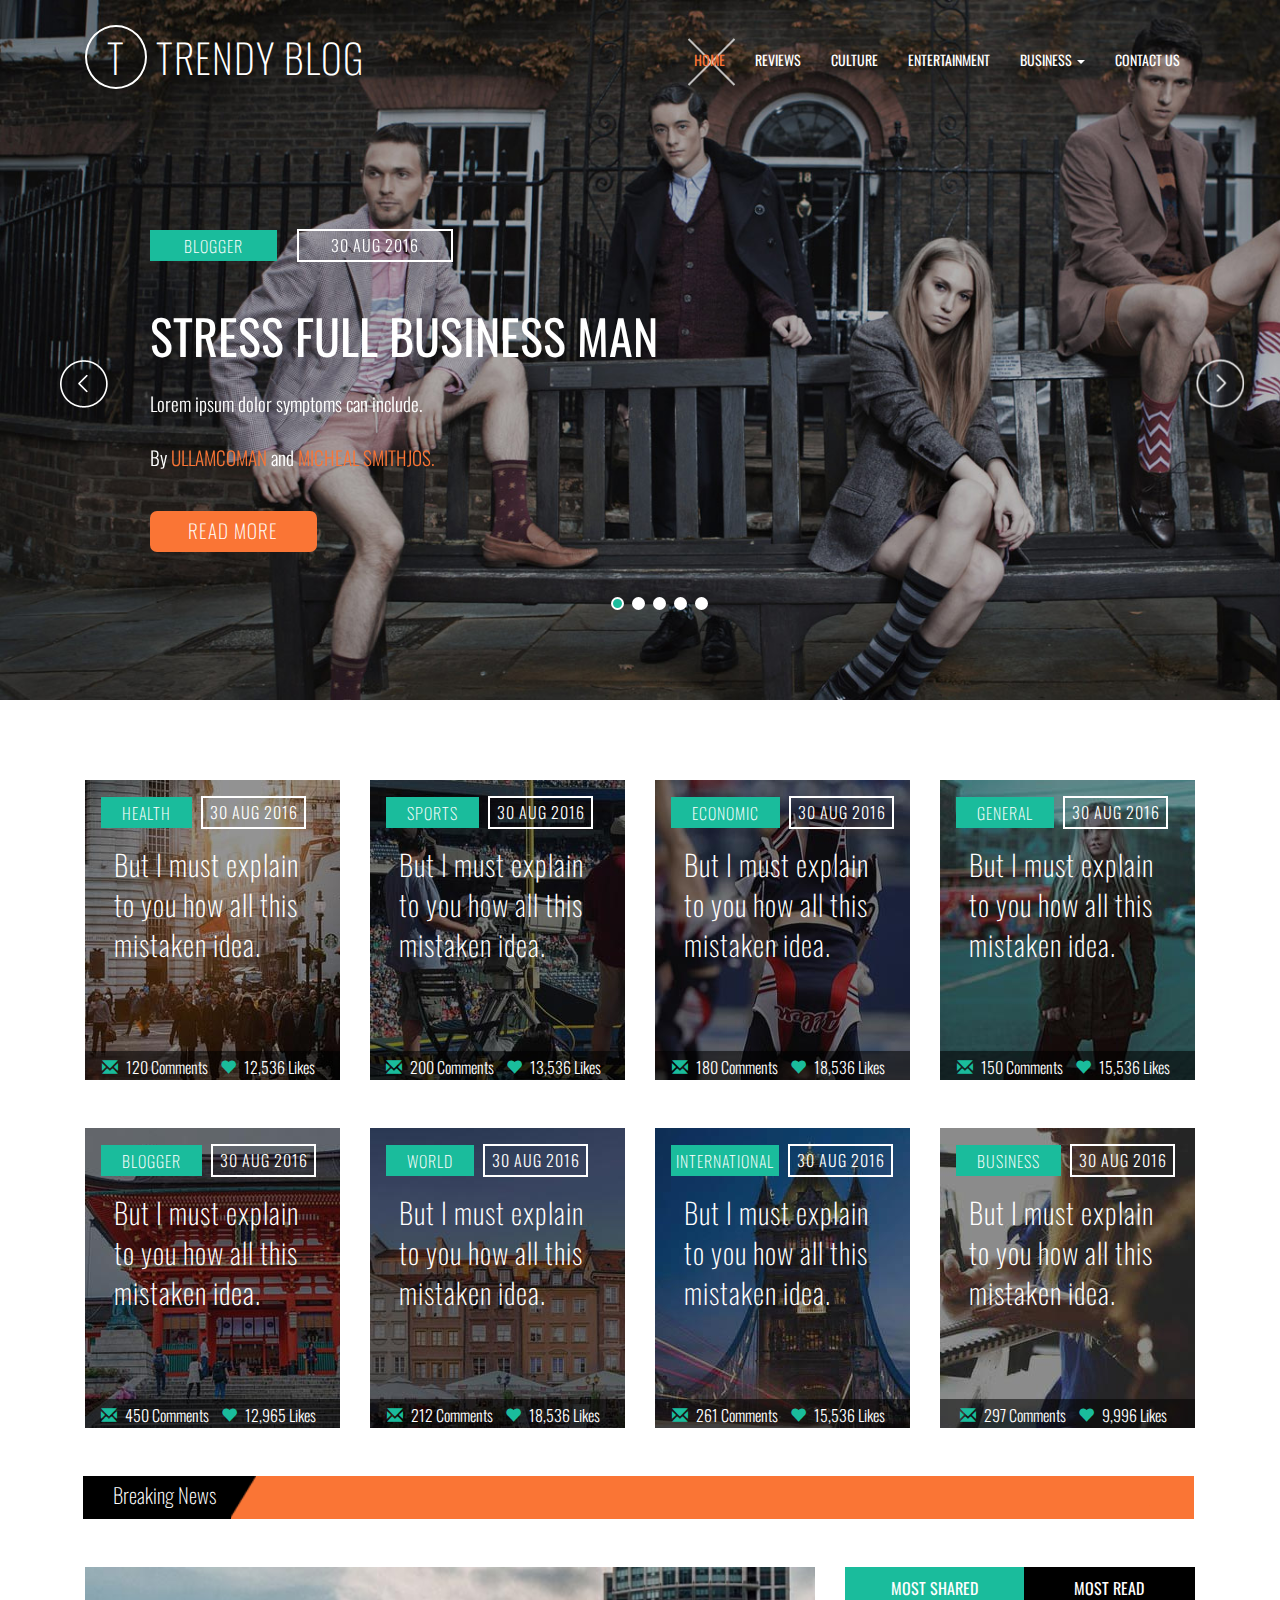
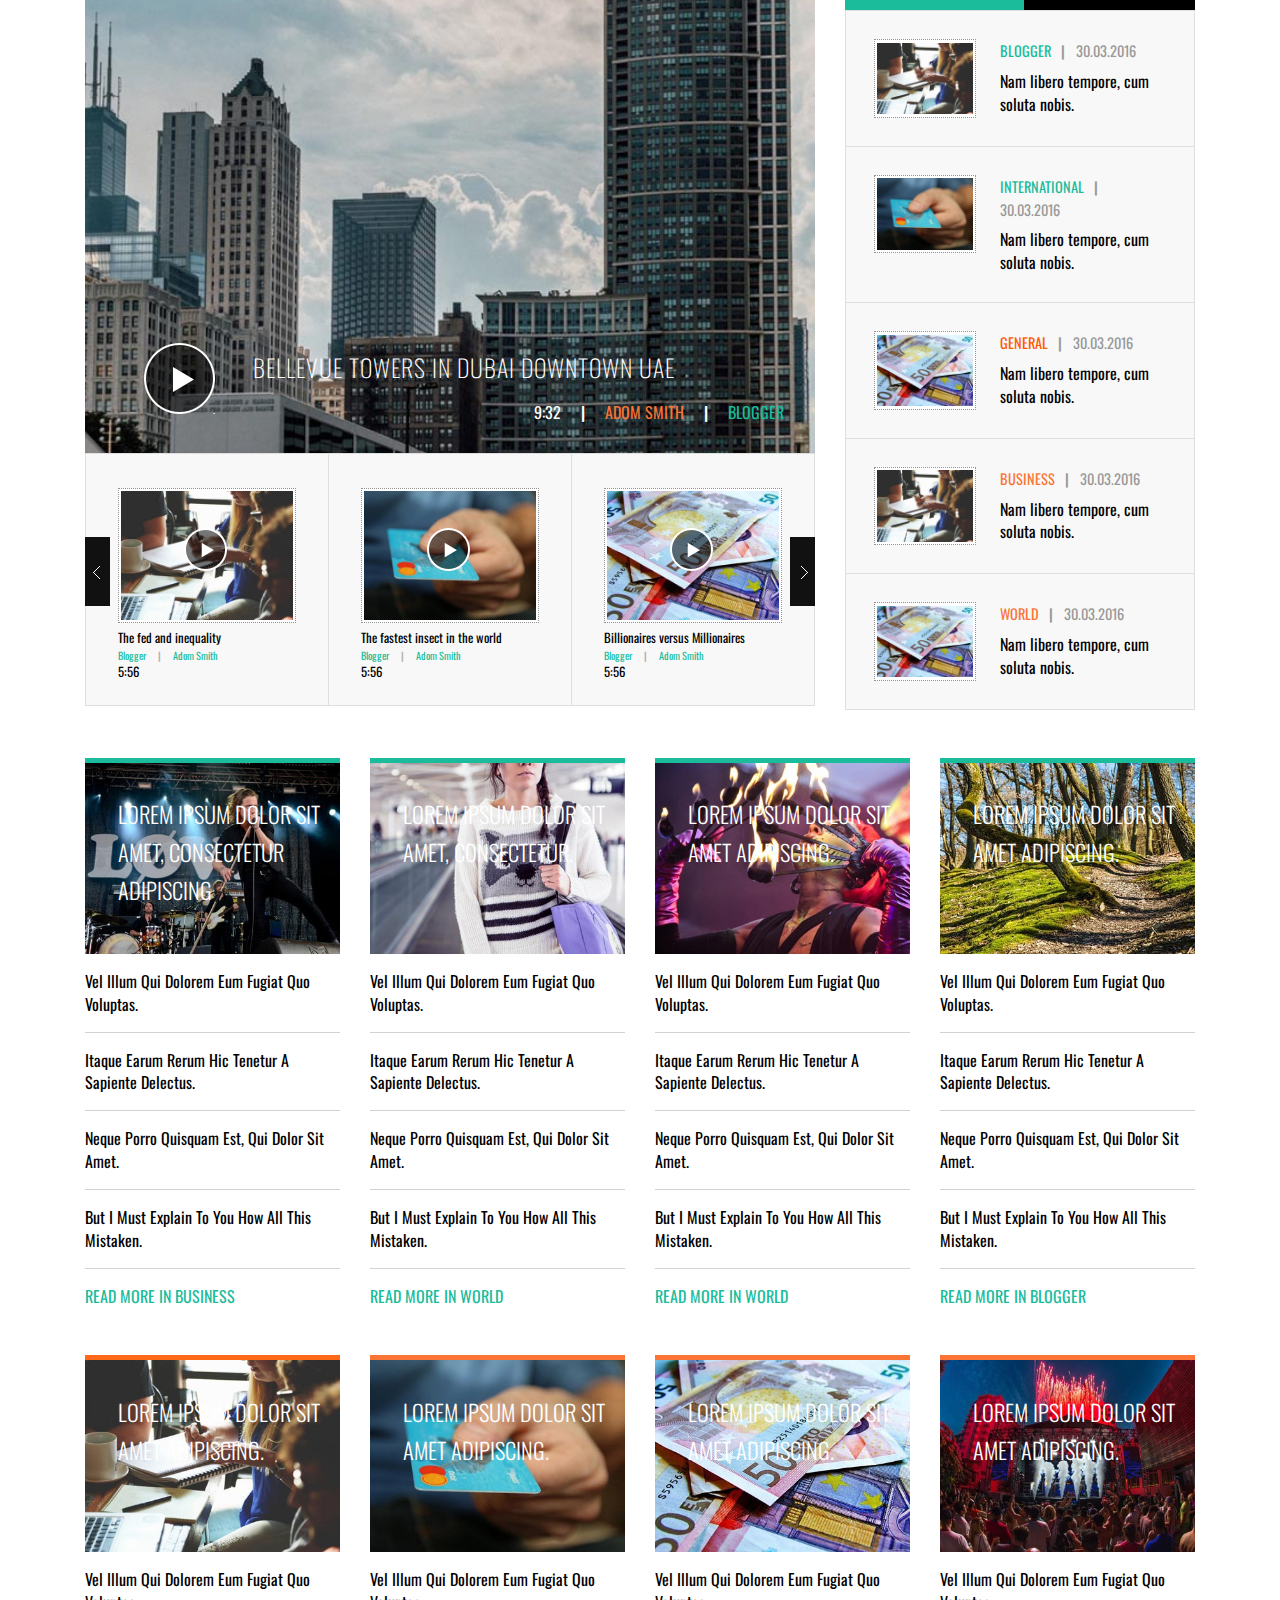
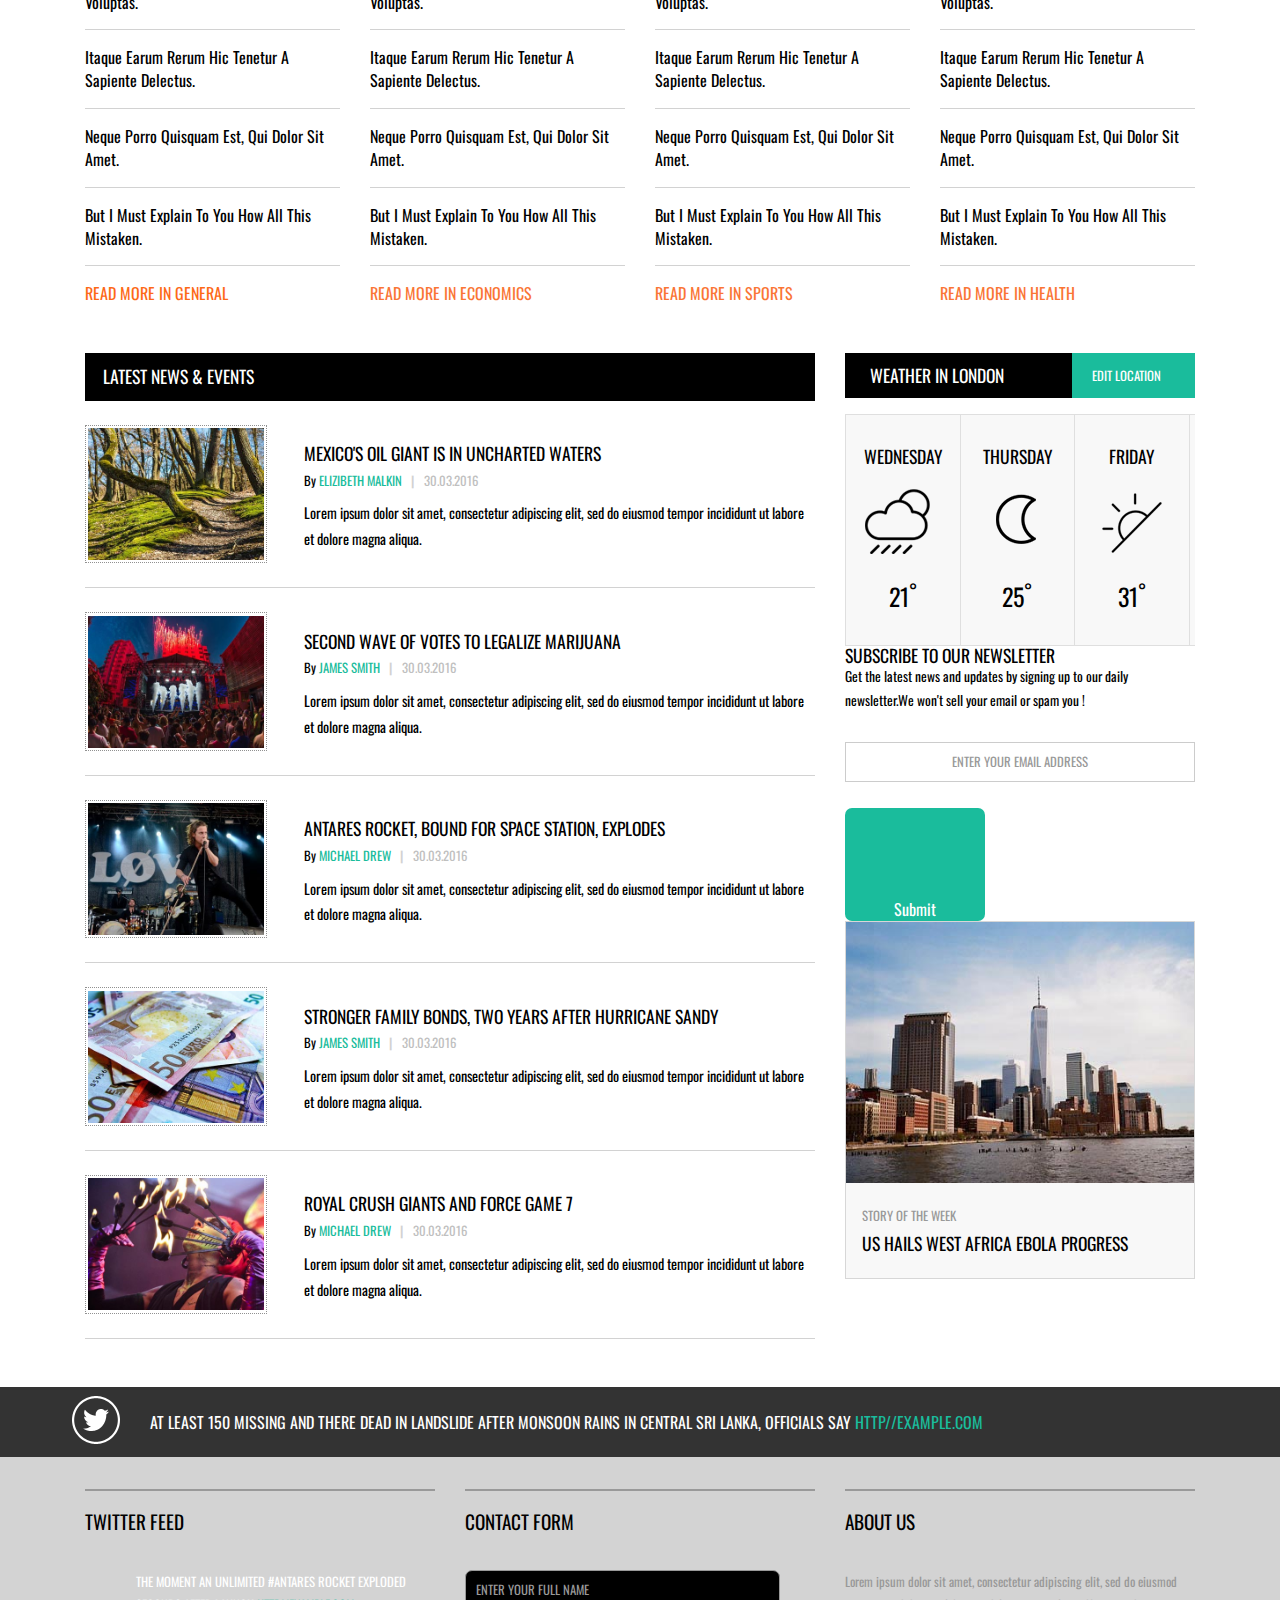
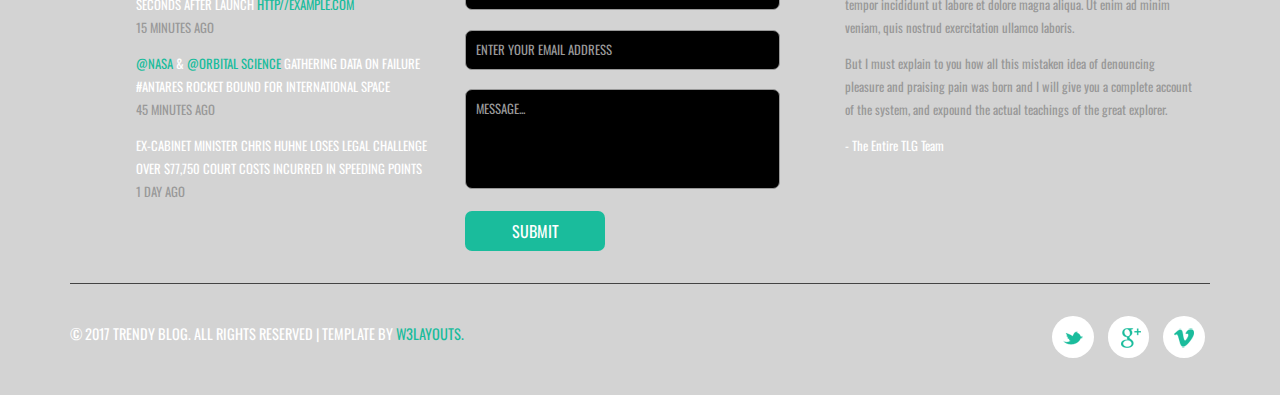
<file: index.html>
<!--
Author: W3layouts
Author URL: http://w3layouts.com
License: Creative Commons Attribution 3.0 Unported
License URL: http://creativecommons.org/licenses/by/3.0/
-->
<!DOCTYPE HTML>
<html>
<head>
<title>Trendy Blog a Blogging Category Bootstrap Responsive Website Template  | Home :: w3layouts</title>
<meta name="viewport" content="width=device-width, initial-scale=1">
<meta http-equiv="Content-Type" content="text/html; charset=utf-8" />
<meta name="keywords" content="Trendy Blog Responsive web template, Bootstrap Web Templates, Flat Web Templates, Android Compatible web template, 
Smartphone Compatible web template, free webdesigns for Nokia, Samsung, LG, SonyEricsson, Motorola web design" />
<script type="application/x-javascript"> addEventListener("load", function() { setTimeout(hideURLbar, 0); }, false); function hideURLbar(){ window.scrollTo(0,1); } </script>
<!-- Custom Theme files -->
<link href="css/bootstrap.css" rel="stylesheet" type="text/css" media="all" />
<link href="css/style.css" rel="stylesheet" type="text/css" media="all" />
<!-- js -->
<script src="js/jquery-1.11.1.min.js"></script>
<!-- //js -->
<link href='//fonts.googleapis.com/css?family=Oswald:400,300,700' rel='stylesheet' type='text/css'>
</head>

<body>
<!-- banner -->
	<div class="banner">
		<div class="banner-info">
			<div class="container">
				<nav class="navbar navbar-default">
					<!-- Brand and toggle get grouped for better mobile display -->
					<div class="navbar-header">
					  <button type="button" class="navbar-toggle collapsed" data-toggle="collapse" data-target="#bs-example-navbar-collapse-1">
						<span class="sr-only">Toggle navigation</span>
						<span class="icon-bar"></span>
						<span class="icon-bar"></span>
						<span class="icon-bar"></span>
					  </button>
						<div class="logo">
							<a class="navbar-brand" href="index.html"><span>T</span> Trendy Blog</a>
						</div>
					</div>

					<!-- Collect the nav links, forms, and other content for toggling -->
					<div class="collapse navbar-collapse nav-wil" id="bs-example-navbar-collapse-1">
						<ul class="nav navbar-nav cl-effect-18" id="cl-effect-18">
							<li class="act"><a href="index.html" class="effect1 active">Home</a></li>
							<li><a href="events.html">Reviews</a></li>
							<li><a href="breaking.html">Culture</a></li>
							<li><a href="entertainment.html">Entertainment</a></li>
							<li role="presentation" class="dropdown">
								<a class="dropdown-toggle" data-toggle="dropdown" href="#" role="button" aria-haspopup="true" aria-expanded="false">
								  Business <span class="caret"></span>
								</a>
								<ul class="dropdown-menu">
								  <li><a href="short-codes.html">Short-Codes</a></li>
								  <li><a href="icons.html">Icons</a></li>
								 
								</ul>
							</li>
							<li><a href="contact.html">Contact Us</a></li>
						</ul>
					</div><!-- /.navbar-collapse -->	
					
				</nav>
				<!--banner-Slider-->
					<script src="js/responsiveslides.min.js"></script>
						<script>
							// You can also use "$(window).load(function() {"
							$(function () {
							  // Slideshow 4
							  $("#slider3").responsiveSlides({
							auto: true,
							pager: true,
							nav:true,
							speed: 500,
							namespace: "callbacks",
							before: function () {
							  $('.events').append("<li>before event fired.</li>");
							},
							after: function () {
							  $('.events').append("<li>after event fired.</li>");
							}
							  });

							});	
						</script>
					<div  id="top" class="callbacks_container">
						<ul class="rslides" id="slider3">
							<li>
								<div class="banner-info-slider">
									<ul>
										<li><a href="single.html">Blogger</a></li>
										<li>30 Aug 2016</li>
									</ul>
									<h3>Stress Full Business Man</h3>
									<p>Lorem ipsum dolor
									symptoms can include.<span>By <i>ullamcoman</i> and <i>Micheal smithjos.</i></span></p>
									<div class="more">
										<a href="single.html" class="type-1">
											<span> Read More </span>
											<span> Read More </span>
										</a>
									</div>
								</div>
							</li>
							<li>
								<div class="banner-info-slider">
									<ul>
										<li><a href="single.html">Business</a></li>
										<li>30 Aug 2016</li>
									</ul>
								<h3>New Trendy Fashions Looks</h3>
									<p>Lorem ipsum dolor sit amet adipiscing elit.
										<span>By <i>laborisman</i> and <i>Adom smithjos.</i></span></p>
									<div class="more">
										<a href="single.html" class="type-1">
											<span> Read More </span>
											<span> Read More </span>
										</a>
									</div>
								</div>
							</li>
							<li>
								<div class="banner-info-slider">
									<ul>
										<li><a href="single.html">sports</a></li>
										<li>30 Aug 2016</li>
									</ul>
								   <h3>Portfolio of Agency</h3>
									<p>Lorem ipsum dolor sit amet adipiscing elit.
										<span>By <i>ullamcoman</i> and <i>Micheal smithjos.</i></span></p>
									<div class="more">
										<a href="single.html" class="type-1">
											<span> Read More </span>
											<span> Read More </span>
										</a>
									</div>
								</div>
							</li>
							<li>
								<div class="banner-info-slider">
									<ul>
										<li><a href="single.html">general</a></li>
										<li>30 Aug 2016</li>
									</ul>
										<h3>New Trendy Fashions Looks</h3>
									<p>Lorem ipsum dolor sit amet adipiscing elit
										<span>By <i>ullamcoman</i> and <i>Micheal smithjos.</i></span></p>
									<div class="more">
										<a href="single.html" class="type-1">
											<span> Read More </span>
											<span> Read More </span>
										</a>
									</div>
								</div>
							</li>
							<li>
								<div class="banner-info-slider">
									<ul>
										<li><a href="single.html">Blogger</a></li>
										<li>30 Aug 2016</li>
									</ul>
										<h3>Stress Full Business Man</h3>
									<p>Lorem ipsum dolor sit amet adipiscing elit.
									<span>By <i>ullamcoman</i> and <i>Micheal smithjos.</i></span></p>
									<div class="more">
										<a href="single.html" class="type-1">
											<span> Read More </span>
											<span> Read More </span>
										</a>
									</div>
								</div>
							</li>
						</ul>
					</div>
			</div>
		</div>
	</div>
<!-- banner -->
<!-- banner-bottom -->
	<div class="banner-bottom">
		<div class="container">
			<div class="banner-bottom-grids">
				<div class="col-md-3 banner-bottom-grid-left">
					<div class="br-bm-gd-lt">
						<div class="overlay">
							<div class="arrow-left"></div>
							<div class="rectangle"></div>
						</div>
						<div class="health-pos">
							<div class="health">
								<ul>
									<li><a href="#">Health</a></li>
									<li>30 Aug 2016</li>
								</ul>
							</div>
							<h3>But I must explain to you how all this mistaken idea.</h3>
							<div class="dummy">
								<p>Itaque earum rerum hic tenetur a sapiente delectus, ut aut maiores alias.</p>
							</div>
							<div class="com-heart">
								<ul>
									<li><a href="#"><span class="glyphicon glyphicon-envelope" aria-hidden="true"></span>120 Comments</a></li>
									<li><a href="#"><span class="glyphicon glyphicon-heart" aria-hidden="true"></span>12,536 Likes</a></li>
								</ul>
							</div>
						</div>
					</div>
				</div>
				<div class="col-md-3 banner-bottom-grid-left">
					<div class="br-bm-gd-lt br-bm-gd-lt1">
						<div class="overlay">
							<div class="arrow-left"></div>
							<div class="rectangle"></div>
						</div>
						<div class="health-pos">
							<div class="health">
								<ul>
									<li><a href="#" class="sport">Sports</a></li>
									<li>30 Aug 2016</li>
								</ul>
							</div>
							<h3>But I must explain to you how all this mistaken idea.</h3>
							<div class="dummy">
								<p>Itaque earum rerum hic tenetur a sapiente delectus, ut aut maiores alias.</p>
							</div>
							<div class="com-heart">
								<ul>
									<li><a href="#"><span class="glyphicon glyphicon-envelope" aria-hidden="true"></span>200 Comments</a></li>
									<li><a href="#"><span class="glyphicon glyphicon-heart" aria-hidden="true"></span>13,536 Likes</a></li>
								</ul>
							</div>
						</div>
					</div>
				</div>
				<div class="col-md-3 banner-bottom-grid-left">
					<div class="br-bm-gd-lt br-bm-gd-lt2">
						<div class="overlay">
							<div class="arrow-left"></div>
							<div class="rectangle"></div>
						</div>
						<div class="health-pos">
							<div class="health">
								<ul>
									<li><a href="#" class="plane">Economic</a></li>
									<li>30 Aug 2016</li>
								</ul>
							</div>
							<h3>But I must explain to you how all this mistaken idea.</h3>
							<div class="dummy">
								<p>Itaque earum rerum hic tenetur a sapiente delectus, ut aut maiores alias.</p>
							</div>
							<div class="com-heart">
								<ul>
									<li><a href="#"><span class="glyphicon glyphicon-envelope" aria-hidden="true"></span>180 Comments</a></li>
									<li><a href="#"><span class="glyphicon glyphicon-heart" aria-hidden="true"></span>18,536 Likes</a></li>
								</ul>
							</div>
						</div>
					</div>
				</div>
				<div class="col-md-3 banner-bottom-grid-left">
					<div class="br-bm-gd-lt br-bm-gd-lt3">
						<div class="overlay">
							<div class="arrow-left"></div>
							<div class="rectangle"></div>
						</div>
						<div class="health-pos">
							<div class="health">
								<ul>
									<li><a href="#" class="general">General</a></li>
									<li>30 Aug 2016</li>
								</ul>
							</div>
							<h3>But I must explain to you how all this mistaken idea.</h3>
							<div class="dummy">
								<p>Itaque earum rerum hic tenetur a sapiente delectus, ut aut maiores alias.</p>
							</div>
							<div class="com-heart">
								<ul>
									<li><a href="#"><span class="glyphicon glyphicon-envelope" aria-hidden="true"></span>150 Comments</a></li>
									<li><a href="#"><span class="glyphicon glyphicon-heart" aria-hidden="true"></span>15,536 Likes</a></li>
								</ul>
							</div>
						</div>
					</div>
				</div>
				<div class="clearfix"> </div>
			</div>
			<div class="banner-bottom-grids">
				<div class="col-md-3 banner-bottom-grid-left">
					<div class="br-bm-gd-lt br-bm-gd-lt4">
						<div class="overlay">
							<div class="arrow-left"></div>
							<div class="rectangle"></div>
						</div>
						<div class="health-pos">
							<div class="health">
								<ul>
									<li><a href="#" class="pol">Blogger</a></li>
									<li>30 Aug 2016</li>
								</ul>
							</div>
							<h3>But I must explain to you how all this mistaken idea.</h3>
							<div class="dummy">
								<p>Itaque earum rerum hic tenetur a sapiente delectus, ut aut maiores alias.</p>
							</div>
							<div class="com-heart">
								<ul>
									<li><a href="#"><span class="glyphicon glyphicon-envelope" aria-hidden="true"></span>450 Comments</a></li>
									<li><a href="#"><span class="glyphicon glyphicon-heart" aria-hidden="true"></span>12,965 Likes</a></li>
								</ul>
							</div>
						</div>
					</div>
				</div>
				<div class="col-md-3 banner-bottom-grid-left">
					<div class="br-bm-gd-lt br-bm-gd-lt5">
						<div class="overlay">
							<div class="arrow-left"></div>
							<div class="rectangle"></div>
						</div>
						<div class="health-pos">
							<div class="health">
								<ul>
									<li><a href="#" class="world">World</a></li>
									<li>30 Aug 2016</li>
								</ul>
							</div>
							<h3>But I must explain to you how all this mistaken idea.</h3>
							<div class="dummy">
								<p>Itaque earum rerum hic tenetur a sapiente delectus, ut aut maiores alias.</p>
							</div>
							<div class="com-heart">
								<ul>
									<li><a href="#"><span class="glyphicon glyphicon-envelope" aria-hidden="true"></span>212 Comments</a></li>
									<li><a href="#"><span class="glyphicon glyphicon-heart" aria-hidden="true"></span>18,536 Likes</a></li>
								</ul>
							</div>
						</div>
					</div>
				</div>
				<div class="col-md-3 banner-bottom-grid-left">
					<div class="br-bm-gd-lt br-bm-gd-lt6">
						<div class="overlay">
							<div class="arrow-left"></div>
							<div class="rectangle"></div>
						</div>
						<div class="health-pos">
							<div class="health">
								<ul>
									<li><a href="#" class="national">international</a></li>
									<li>30 Aug 2016</li>
								</ul>
							</div>
							<h3>But I must explain to you how all this mistaken idea.</h3>
							<div class="dummy">
								<p>Itaque earum rerum hic tenetur a sapiente delectus, ut aut maiores alias.</p>
							</div>
							<div class="com-heart">
								<ul>
									<li><a href="#"><span class="glyphicon glyphicon-envelope" aria-hidden="true"></span>261 Comments</a></li>
									<li><a href="#"><span class="glyphicon glyphicon-heart" aria-hidden="true"></span>15,536 Likes</a></li>
								</ul>
							</div>
						</div>
					</div>
				</div>
				<div class="col-md-3 banner-bottom-grid-left">
					<div class="br-bm-gd-lt br-bm-gd-lt7">
						<div class="overlay">
							<div class="arrow-left"></div>
							<div class="rectangle"></div>
						</div>
						<div class="health-pos">
							<div class="health">
								<ul>
									<li><a href="#" class="business">business</a></li>
									<li>30 Aug 2016</li>
								</ul>
							</div>
							<h3>But I must explain to you how all this mistaken idea.</h3>
							<div class="dummy">
								<p>Itaque earum rerum hic tenetur a sapiente delectus, ut aut maiores alias.</p>
							</div>
							<div class="com-heart">
								<ul>
									<li><a href="#"><span class="glyphicon glyphicon-envelope" aria-hidden="true"></span>297 Comments</a></li>
									<li><a href="#"><span class="glyphicon glyphicon-heart" aria-hidden="true"></span>9,996 Likes</a></li>
								</ul>
							</div>
						</div>
					</div>
				</div>
				<div class="clearfix"> </div>
			</div>
			<div class="move-text">
				<div class="breaking_news">
					<h2>Breaking News</h2>
				</div>
				<div class="marquee">
					<div class="marquee1"><a class="breaking" href="single.html">A 5-year-old boy who recently returned to the U.S from Ebola-stricken West Africa is under observation after experiencing a fever.</a></div>
					<div class="marquee2"><a class="breaking" href="single.html">The surprisingly successful president of the Philippines and peacemaking in the Philippines: Shaking it all up.</a></div>
					<div class="clearfix"></div>
				</div>
				<div class="clearfix"></div>
				<script type="text/javascript" src="js/jquery.marquee.js"></script>
				<script>
				  $('.marquee').marquee({ pauseOnHover: true });
				  //@ sourceURL=pen.js
				</script>
			</div>
			<!-- video-grids -->
				<div class="video-grids">
					<div class="col-md-8 video-grids-left">
						<div class="video-grids-left1">
							<img src="images/9.jpg" alt=" " class="img-responsive" />
							<a class="play-icon popup-with-zoom-anim" href="#small-dialog">
									<span> </span>
							</a>
							<div class="video-grid-pos">
								<h3><span>Bellevue</span>  Towers in Dubai Downtown UAE</h3>
								<ul>
									<li>9:32 <label>|</label></li>
									<li><i>Adom Smith</i> <label>|</label></li>
									<li><span>Blogger</span></li>
								</ul>
							</div>

								<!-- pop-up-box -->
								<script type="text/javascript" src="js/modernizr.custom.min.js"></script>    
								<link href="css/popuo-box.css" rel="stylesheet" type="text/css" media="all" />
								<script src="js/jquery.magnific-popup.js" type="text/javascript"></script>
								<!--//pop-up-box -->
								<div id="small-dialog" class="mfp-hide">
									<iframe src="https://player.vimeo.com/video/170342028" width="640" height="360" frameborder="0" webkitallowfullscreen mozallowfullscreen allowfullscreen></iframe>
								</div>

								<script>
									$(document).ready(function() {
									$('.popup-with-zoom-anim').magnificPopup({
										type: 'inline',
										fixedContentPos: false,
										fixedBgPos: true,
										overflowY: 'auto',
										closeBtnInside: true,
										preloader: false,
										midClick: true,
										removalDelay: 300,
										mainClass: 'my-mfp-zoom-in'
									});
																									
									});
								</script>
						</div>
						<div class="video-grids-left2">
							<div class="course_demo1">
								<ul id="flexiselDemo1">	
									<li>
										<div class="item">
											<img src="images/10.jpg" alt=" " class="img-responsive" />
											<a class="play-icon popup-with-zoom-anim" href="#small-dialog">
													<i> </i>
											</a>
											<div id="small-dialog" class="mfp-hide">
												<iframe src="https://player.vimeo.com/video/145787219" width="500" height="281" frameborder="0" webkitallowfullscreen mozallowfullscreen allowfullscreen></iframe>
											</div>
											<div class="floods-text">
												<h3>The fed and inequality <span>Blogger <label>|</label> <i>Adom Smith</i></span></h3>
												<p>5:56</p>
											</div>
										</div>
									</li>
									<li>
										<div class="item">
											<img src="images/11.jpg" alt=" " class="img-responsive" />
											<a class="play-icon popup-with-zoom-anim" href="#small-dialog">
													<i> </i>
											</a>
											<div id="small-dialog" class="mfp-hide">
												<iframe src="https://player.vimeo.com/video/145787219" width="500" height="281" frameborder="0" webkitallowfullscreen mozallowfullscreen allowfullscreen></iframe>
											</div>
											<div class="floods-text">
												<h3>The fastest insect in the world <span>Blogger <label>|</label> <i>Adom Smith</i></span></h3>
												<p>5:56</p>
											</div>
										</div>
									</li>
									<li>
										<div class="item">
											<img src="images/12.jpg" alt=" " class="img-responsive" />
											<a class="play-icon popup-with-zoom-anim" href="#small-dialog">
													<i> </i>
											</a>
											<div id="small-dialog" class="mfp-hide">
												<iframe src="https://player.vimeo.com/video/145787219" width="500" height="281" frameborder="0" webkitallowfullscreen mozallowfullscreen allowfullscreen></iframe>
											</div>
											<div class="floods-text">
												<h3>Billionaires versus Millionaires<span>Blogger <label>|</label> <i>Adom Smith</i></span></h3>
												<p>5:56</p>
											</div>
										</div>
									</li>
								</ul>
							</div>
											<!-- pop-up-box -->
												<script type="text/javascript" src="js/modernizr.custom.min.js"></script>    
												<link href="css/popuo-box.css" rel="stylesheet" type="text/css" media="all" />
												<script src="js/jquery.magnific-popup.js" type="text/javascript"></script>
											<!--//pop-up-box -->
											<script>
												$(document).ready(function() {
												$('.popup-with-zoom-anim').magnificPopup({
													type: 'inline',
													fixedContentPos: false,
													fixedBgPos: true,
													overflowY: 'auto',
													closeBtnInside: true,
													preloader: false,
													midClick: true,
													removalDelay: 300,
													mainClass: 'my-mfp-zoom-in'
												});
																												
												});
											</script>
									<!-- requried-jsfiles-for owl -->
										<script type="text/javascript">
							 $(window).load(function() {
								$("#flexiselDemo1").flexisel({
									visibleItems: 3,
									animationSpeed: 1000,
									autoPlay: true,
									autoPlaySpeed: 3000,    		
									pauseOnHover: true,
									enableResponsiveBreakpoints: true,
									responsiveBreakpoints: { 
										portrait: { 
											changePoint:480,
											visibleItems: 1
										}, 
										landscape: { 
											changePoint:640,
											visibleItems: 2
										},
										tablet: { 
											changePoint:768,
											visibleItems: 3
										}
									}
								});
								
							 });
							  </script>
							 <script type="text/javascript" src="js/jquery.flexisel.js"></script>
						</div>
					</div>
					<div class="col-md-4 video-grids-right">
						<div class="sap_tabs">	
							<div id="horizontalTab" style="display: block; width: 100%; margin: 0px;">
								<ul class="resp-tabs-list">
									<li class="resp-tab-item grid1" aria-controls="tab_item-0" role="tab"><span>most shared</span></li>
									<li class="resp-tab-item grid2" aria-controls="tab_item-1" role="tab"><span>most read</span></li>
									<div class="clear"></div>
								</ul>				  	 
								<div class="resp-tabs-container">
									<div class="tab-1 resp-tab-content" aria-labelledby="tab_item-0">
										<div class="facts">
											<div class="tab_list">
												<img src="images/10.jpg" alt=" " class="img-responsive" />
											</div>
											<div class="tab_list1">
												<ul>
													<li><a href="#">Blogger</a> <label>|</label></li>
													<li>30.03.2016</li>
												</ul>
												<p><a href="#">Nam libero tempore, cum soluta nobis.</a></p>
											</div>
											<div class="clearfix"> </div>
										</div>
										<div class="facts">
											<div class="tab_list">
												<img src="images/11.jpg" alt=" " class="img-responsive" />
											</div>
											<div class="tab_list1">
												<ul>
													<li><a href="#" class="green">international</a> <label>|</label></li>
													<li>30.03.2016</li>
												</ul>
												<p><a href="#">Nam libero tempore, cum soluta nobis.</a></p>
											</div>
											<div class="clearfix"> </div>
										</div>
										<div class="facts">
											<div class="tab_list">
												<img src="images/12.jpg" alt=" " class="img-responsive" />
											</div>
											<div class="tab_list1">
												<ul>
													<li><a href="#" class="orange">general</a> <label>|</label></li>
													<li>30.03.2016</li>
												</ul>
												<p><a href="#">Nam libero tempore, cum soluta nobis.</a></p>
											</div>
										  <div class="clearfix"> </div>
										</div>
										<div class="facts">
											<div class="tab_list">
												<img src="images/10.jpg" alt=" " class="img-responsive" />
											</div>
											<div class="tab_list1">
												<ul>
													<li><a href="#" class="orange1">business</a> <label>|</label></li>
													<li>30.03.2016</li>
												</ul>
												<p><a href="#">Nam libero tempore, cum soluta nobis.</a></p>
											</div>
										  <div class="clearfix"> </div>
										</div>
										<div class="facts">
											<div class="tab_list">
												<img src="images/12.jpg" alt=" " class="img-responsive" />
											</div>
											<div class="tab_list1">
												<ul>
													<li><a href="#" class="orange2">world</a> <label>|</label></li>
													<li>30.03.2016</li>
												</ul>
												<p><a href="#">Nam libero tempore, cum soluta nobis.</a></p>
											</div>
										  <div class="clearfix"> </div>
										</div>
									</div>
									<div class="tab-1 resp-tab-content" aria-labelledby="tab_item-1">
										<div class="facts">
											<div class="tab_list">
												<img src="images/12.jpg" alt=" " class="img-responsive" />
											</div>
											<div class="tab_list1">
												<ul>
													<li><a href="#">Blogger</a> <label>|</label></li>
													<li>30.03.2016</li>
												</ul>
												<p><a href="#">Nam libero tempore, cum soluta nobis.</a></p>
											</div>
											<div class="clearfix"> </div>
										</div>
										<div class="facts">
											<div class="tab_list">
												<img src="images/11.jpg" alt=" " class="img-responsive" />
											</div>
											<div class="tab_list1">
												<ul>
													<li><a href="#" class="orange1">business</a> <label>|</label></li>
													<li>30.03.2016</li>
												</ul>
												<p><a href="#">Nam libero tempore, cum soluta nobis.</a></p>
											</div>
											<div class="clearfix"> </div>
										</div>
										<div class="facts">
											<div class="tab_list">
												<img src="images/10.jpg" alt=" " class="img-responsive" />
											</div>
											<div class="tab_list1">
												<ul>
													<li><a href="#" class="orange2">world</a> <label>|</label></li>
													<li>30.03.2016</li>
												</ul>
												<p><a href="#">Nam libero tempore, cum soluta nobis.</a></p>
											</div>
										  <div class="clearfix"> </div>
										</div>
										<div class="facts">
											<div class="tab_list">
												<img src="images/12.jpg" alt=" " class="img-responsive" />
											</div>
											<div class="tab_list1">
												<ul>
													<li><a href="#" class="green">international</a> <label>|</label></li>
													<li>30.03.2016</li>
												</ul>
												<p><a href="#">Nam libero tempore, cum soluta nobis.</a></p>
											</div>
										  <div class="clearfix"> </div>
										</div>
										<div class="facts">
											<div class="tab_list">
												<img src="images/11.jpg" alt=" " class="img-responsive" />
											</div>
											<div class="tab_list1">
												<ul>
													<li><a href="#" class="orange">general</a> <label>|</label></li>
													<li>30.03.2016</li>
												</ul>
												<p><a href="#">Nam libero tempore, cum soluta nobis.</a></p>
											</div>
										  <div class="clearfix"> </div>
										</div>
									</div>
								</div>
								<script src="js/easyResponsiveTabs.js" type="text/javascript"></script>
								<script type="text/javascript">
									$(document).ready(function () {
										$('#horizontalTab').easyResponsiveTabs({
											type: 'default', //Types: default, vertical, accordion           
											width: 'auto', //auto or any width like 600px
											fit: true   // 100% fit in a container
										});
									});
								</script>
							</div>
						</div>
					</div>
					<div class="clearfix"> </div>
				</div>
			<!-- //video-grids -->
			<!-- video-bottom-grids -->
				<div class="video-bottom-grids">
					<div class="video-bottom-grids1">
						<div class="col-md-3 video-bottom-grid">
							<div class="video-bottom-grid1">
								<div class="video-bottom-grid1-before">
									<img src="images/13.jpg" alt=" " class="img-responsive" />
									<div class="video-bottom-grid1-pos">
										<p>Lorem ipsum dolor sit amet, consectetur adipiscing </p>
									</div>
								</div>
								<ul>
									<li><a href="#">vel illum qui dolorem eum fugiat quo voluptas.</a></li>
									<li><a href="#">Itaque earum rerum hic tenetur a sapiente delectus.</a></li>
									<li><a href="#"> Neque porro quisquam est, qui dolor sit amet.</a></li>
									<li><a href="#">But I must explain to you how all this mistaken.</a></li>
								</ul>
								<div class="read-more">
									<a href="single.html">Read more in business</a>
								</div>
							</div>
						</div>
						<div class="col-md-3 video-bottom-grid">
							<div class="video-bottom-grid1">
								<div class="video-bottom-grid1-before before1">
									<img src="images/14.jpg" alt=" " class="img-responsive" />
									<div class="video-bottom-grid1-pos">
										<p>Lorem ipsum dolor sit amet, consectetur.</p>
									</div>
								</div>
								<ul class="list">
									<li><a href="#">vel illum qui dolorem eum fugiat quo voluptas.</a></li>
									<li><a href="#">Itaque earum rerum hic tenetur a sapiente delectus.</a></li>
									<li><a href="#"> Neque porro quisquam est, qui dolor sit amet.</a></li>
									<li><a href="#">But I must explain to you how all this mistaken.</a></li>
								</ul>
								<div class="read-more res">
									<a href="single.html">Read more in world</a>
								</div>
							</div>
						</div>
						<div class="col-md-3 video-bottom-grid">
							<div class="video-bottom-grid1">
								<div class="video-bottom-grid1-before before2">
									<img src="images/15.jpg" alt=" " class="img-responsive" />
									<div class="video-bottom-grid1-pos">
										<p>Lorem ipsum dolor sit amet adipiscing. </p>
									</div>
								</div>
								<ul class="list1">
									<li><a href="#">vel illum qui dolorem eum fugiat quo voluptas.</a></li>
									<li><a href="#">Itaque earum rerum hic tenetur a sapiente delectus.</a></li>
									<li><a href="#"> Neque porro quisquam est, qui dolor sit amet.</a></li>
									<li><a href="#">But I must explain to you how all this mistaken.</a></li>
								</ul>
								<div class="read-more res1">
									<a href="single.html">Read more in world</a>
								</div>
							</div>
						</div>
						<div class="col-md-3 video-bottom-grid">
							<div class="video-bottom-grid1">
								<div class="video-bottom-grid1-before before3">
									<img src="images/16.jpg" alt=" " class="img-responsive" />
									<div class="video-bottom-grid1-pos">
										<p>Lorem ipsum dolor sit amet adipiscing. </p>
									</div>
								</div>
								<ul class="list2">
									<li><a href="#">vel illum qui dolorem eum fugiat quo voluptas.</a></li>
									<li><a href="#">Itaque earum rerum hic tenetur a sapiente delectus.</a></li>
									<li><a href="#"> Neque porro quisquam est, qui dolor sit amet.</a></li>
									<li><a href="#">But I must explain to you how all this mistaken.</a></li>
								</ul>
								<div class="read-more res2">
									<a href="single.html">Read more in Blogger</a>
								</div>
							</div>
						</div>
						<div class="clearfix"> </div>
					</div>
					<div class="video-bottom-grids1">
						<div class="col-md-3 video-bottom-grid">
							<div class="video-bottom-grid1">
								<div class="video-bottom-grid1-before before4">
									<img src="images/10.jpg" alt=" " class="img-responsive" />
									<div class="video-bottom-grid1-pos">
										<p>Lorem ipsum dolor sit amet adipiscing. </p>
									</div>
								</div>
								<ul class="list2">
									<li><a href="#">vel illum qui dolorem eum fugiat quo voluptas.</a></li>
									<li><a href="#">Itaque earum rerum hic tenetur a sapiente delectus.</a></li>
									<li><a href="#"> Neque porro quisquam est, qui dolor sit amet.</a></li>
									<li><a href="#">But I must explain to you how all this mistaken.</a></li>
								</ul>
								<div class="read-more res3">
									<a href="single.html">Read more in general</a>
								</div>
							</div>
						</div>
						<div class="col-md-3 video-bottom-grid">
							<div class="video-bottom-grid1">
								<div class="video-bottom-grid1-before before5">
									<img src="images/11.jpg" alt=" " class="img-responsive" />
									<div class="video-bottom-grid1-pos">
									<p>Lorem ipsum dolor sit amet adipiscing. </p>
									</div>
								</div>
								<ul class="list4">
									<li><a href="#">vel illum qui dolorem eum fugiat quo voluptas.</a></li>
									<li><a href="#">Itaque earum rerum hic tenetur a sapiente delectus.</a></li>
									<li><a href="#"> Neque porro quisquam est, qui dolor sit amet.</a></li>
									<li><a href="#">But I must explain to you how all this mistaken.</a></li>
								</ul>
								<div class="read-more res4">
									<a href="single.html">Read more in economics</a>
								</div>
							</div>
						</div>
						<div class="col-md-3 video-bottom-grid">
							<div class="video-bottom-grid1">
								<div class="video-bottom-grid1-before before6">
									<img src="images/12.jpg" alt=" " class="img-responsive" />
									<div class="video-bottom-grid1-pos">
										<p>Lorem ipsum dolor sit amet adipiscing. </p>
									</div>
								</div>
								<ul class="list5">
									<li><a href="#">vel illum qui dolorem eum fugiat quo voluptas.</a></li>
									<li><a href="#">Itaque earum rerum hic tenetur a sapiente delectus.</a></li>
									<li><a href="#"> Neque porro quisquam est, qui dolor sit amet.</a></li>
									<li><a href="#">But I must explain to you how all this mistaken.</a></li>
								</ul>
								<div class="read-more res5">
									<a href="single.html">Read more in sports</a>
								</div>
							</div>
						</div>
						<div class="col-md-3 video-bottom-grid">
							<div class="video-bottom-grid1">
								<div class="video-bottom-grid1-before before7">
									<img src="images/17.jpg" alt=" " class="img-responsive" />
									<div class="video-bottom-grid1-pos">
										<p>Lorem ipsum dolor sit amet adipiscing. </p>
									</div>
								</div>
								<ul class="list6">
									<li><a href="#">vel illum qui dolorem eum fugiat quo voluptas.</a></li>
									<li><a href="#">Itaque earum rerum hic tenetur a sapiente delectus.</a></li>
									<li><a href="#"> Neque porro quisquam est, qui dolor sit amet.</a></li>
									<li><a href="#">But I must explain to you how all this mistaken.</a></li>
								</ul>
								<div class="read-more res6">
									<a href="single.html">Read more in health</a>
								</div>
							</div>
						</div>
						<div class="clearfix"> </div>
					</div>
				</div>
			<!-- //video-bottom-grids -->
			<!-- news-and-events -->
				<div class="news">
					<div class="news-grids">
						<div class="col-md-8 news-grid-left">
							<h3>latest news & events</h3>
							<ul>
								<li>
									<div class="news-grid-left1">
										<img src="images/16.jpg" alt=" " class="img-responsive" />
									</div>
									<div class="news-grid-right1">
										<h4><a href="single.html">Mexico's oil giant is in uncharted waters</a></h4>
										<h5>By <a href="#">Elizibeth Malkin</a> <label>|</label> <i>30.03.2016</i></h5>
										<p>Lorem ipsum dolor sit amet, consectetur adipiscing elit, sed do eiusmod tempor incididunt ut labore et dolore magna aliqua.</p>
									</div>
									<div class="clearfix"> </div>
								</li>
								<li>
									<div class="news-grid-left1">
										<img src="images/17.jpg" alt=" " class="img-responsive" />
									</div>
									<div class="news-grid-right1">
										<h4><a href="single.html">second wave of votes to legalize marijuana</a></h4>
										<h5>By <a href="#">james smith</a> <label>|</label> <i>30.03.2016</i></h5>
										<p>Lorem ipsum dolor sit amet, consectetur adipiscing elit, sed do eiusmod tempor incididunt ut labore et dolore magna aliqua.</p>
									</div>
									<div class="clearfix"> </div>
								</li>
								<li>
									<div class="news-grid-left1">
										<img src="images/13.jpg" alt=" " class="img-responsive" />
									</div>
									<div class="news-grid-right1">
										<h4><a href="single.html">Antares rocket, bound for space station, explodes</a></h4>
										<h5>By <a href="#">Michael Drew</a> <label>|</label> <i>30.03.2016</i></h5>
										<p>Lorem ipsum dolor sit amet, consectetur adipiscing elit, sed do eiusmod tempor incididunt ut labore et dolore magna aliqua.</p>
									</div>
									<div class="clearfix"> </div>
								</li>
								<li>
									<div class="news-grid-left1">
										<img src="images/12.jpg" alt=" " class="img-responsive" />
									</div>
									<div class="news-grid-right1">
										<h4><a href="single.html">stronger family bonds, two years after hurricane sandy</a></h4>
										<h5>By <a href="#">james smith</a> <label>|</label> <i>30.03.2016</i></h5>
										<p>Lorem ipsum dolor sit amet, consectetur adipiscing elit, sed do eiusmod tempor incididunt ut labore et dolore magna aliqua.</p>
									</div>
									<div class="clearfix"> </div>
								</li>
								<li>
									<div class="news-grid-left1">
										<img src="images/15.jpg" alt=" " class="img-responsive" />
									</div>
									<div class="news-grid-right1">
										<h4><a href="single.html">royal crush giants and force game 7</a></h4>
										<h5>By <a href="#">Michael Drew</a> <label>|</label> <i>30.03.2016</i></h5>
										<p>Lorem ipsum dolor sit amet, consectetur adipiscing elit, sed do eiusmod tempor incididunt ut labore et dolore magna aliqua.</p>
									</div>
									<div class="clearfix"> </div>
								</li>
							</ul>
						</div>
						<div class="col-md-4 news-grid-right">
							<div class="news-grid-rght1">
							<!-- Nav tabs -->
							  <ul class="nav nav-tabs" role="tablist">
								<li role="presentation" class="active"><a class="high" href="#home" aria-controls="home" role="tab" data-toggle="tab">weather in London</a></li>
								<li role="presentation"><a href="#profile" aria-controls="profile" role="tab" data-toggle="tab">edit location</a></li>
							  </ul>

							  <!-- Tab panes -->
								<div class="tab-content">
									<div role="tabpanel" class="tab-pane active london" id="home">
										<ul>
											<li>
												<h4>Wednesday</h4>
												<span></span>
												<p>21<sup>°</sup></p>
											</li>
											<li>
												<h4>Thursday</h4>
												<span class="moon"></span>
												<p>25<sup>°</sup></p>
											</li>
											<li>
												<h4>Friday</h4>
												<span class="sun"></span>
												<p>31<sup>°</sup></p>
											</li>
											<div class="clearfix"> </div>
										</ul>
									</div>
									<div role="tabpanel" class="tab-pane" id="profile">
										<iframe src="https://www.google.com/maps/embed?pb=!1m18!1m12!1m3!1d26359652.109742895!2d-113.72446020222534!3d36.24602872499641!2m3!1f0!2f0!3f0!3m2!1i1024!2i768!4f13.1!3m3!1m2!1s0x54eab584e432360b%3A0x1c3bb99243deb742!2sUnited+States!5e0!3m2!1sen!2sin!4v1450786850582" frameborder="0" style="border:0" allowfullscreen></iframe>
									</div>
								</div>
							</div>
							<div class="news-grid-rght2">
								<h3>subscribe to our newsletter</h3>
								<p>Get the latest news and updates by signing up to our daily newsletter.We won't sell your email or spam you !</p>
								<form>
									<input type="text" value="enter your Email address" onfocus="this.value = '';" onblur="if (this.value == '') {this.value = 'enter your Email address';}">
									<input type="submit" value="Submit">
								</form>
							</div>
							<div class="news-grid-rght3">
								<img src="images/18.jpg" alt=" " class="img-responsive" />
								<div class="story">
									<p>story of the week</p>
									<h3><a href="single.html">US hails west Africa Ebola progress</a></h3>
								</div>
							</div>
						</div>
						<div class="clearfix"> </div>
					</div>
				</div>
			<!-- //news-and-events -->
		</div>
	</div>
<!-- //banner-bottom -->
<!-- footer -->
	<div class="footer-top-w3layouts-agile">
		<div class="container">
			<p>at least 150 missing and there dead in landslide after monsoon 
				rains in central Sri Lanka, officials say <a href="#">http//example.com</a></p>
		</div>
	</div>
	<div class="footer">
		<div class="container">
			<div class="footer-grids wthree-agile">
				<div class="col-md-4 footer-grid-left">
					<h3>twitter feed</h3>
					<ul>
						<li><a href="#">the moment an unlimited #antares rocket exploded seconds after launch 
							<i>http//example.com</i></a><span>15 minutes ago</span></li>
						<li><a href="mailto:info@example.com" class="cols">@NASA</a> & <a href="mailto:info@example.com" class="cols">
							@orbital science</a> <a href="#">gathering data on failure #antares rocket bound 
							for international space</a><span>45 minutes ago</span></li>
						<li><a href="#">ex-cabinet minister chris huhne loses legal challenge over $77,750 
							court costs incurred in speeding points</a><span>1 day ago</span></li>
					</ul>
				</div>
				<div class="col-md-4 footer-grid-left">
					<h3>contact form</h3>
					<form>
						<input type="text" value="enter your full name" onfocus="this.value = '';" onblur="if (this.value == '') {this.value = 'enter your full name';}" required="">
						<input type="email" value="enter your email address" onfocus="this.value = '';" onblur="if (this.value == '') {this.value = 'enter your email address';}" required="">
						<textarea onfocus="this.value = '';" onblur="if (this.value == '') {this.value = 'Message...';}" required>Message...</textarea>
						<input type="submit" value="Submit" >
					</form>
				</div>
				<div class="col-md-4 footer-grid-left">
					<h3>about us</h3>
					<p>Lorem ipsum dolor sit amet, consectetur adipiscing elit, sed do 
						eiusmod tempor incididunt ut labore et dolore magna aliqua. 
						Ut enim ad minim veniam, quis nostrud exercitation ullamco laboris.
						<span>But I must explain to you how all this mistaken idea of denouncing
						pleasure and praising pain was born and I will give you a complete 
						account of the system, and expound the actual teachings of the 
						great explorer.</span>
						<i>- The Entire TLG Team</i></p>
				</div>
				<div class="clearfix"> </div>
			</div>
			<div class="footer-bottom">
				<div class="footer-bottom-left-whtree-agileinfo">
					<p>&copy 2017 Trendy Blog. All rights reserved | Template by <a href="http://w3layouts.com/">W3layouts.</a></p>
				</div>
				<div class="footer-bottom-right-whtree-agileinfo">
					<ul>
						<li><a href="#" class="icon-button twitter"><i class="icon-twitter"></i><span></span></a></li>
						<li><a href="#" class="icon-button google"><i class="icon-google"></i><span></span></a></li>
						<li><a href="#" class="icon-button v"><i class="icon-v"></i><span></span></a></li>
					</ul>
				</div>
				<div class="clearfix"> </div>
			</div>
		</div>
	</div>
<!-- //footer -->
<!-- for bootstrap working -->
	<script src="js/bootstrap.js"></script>
<!-- //for bootstrap working -->
</body>
</html>
</file>
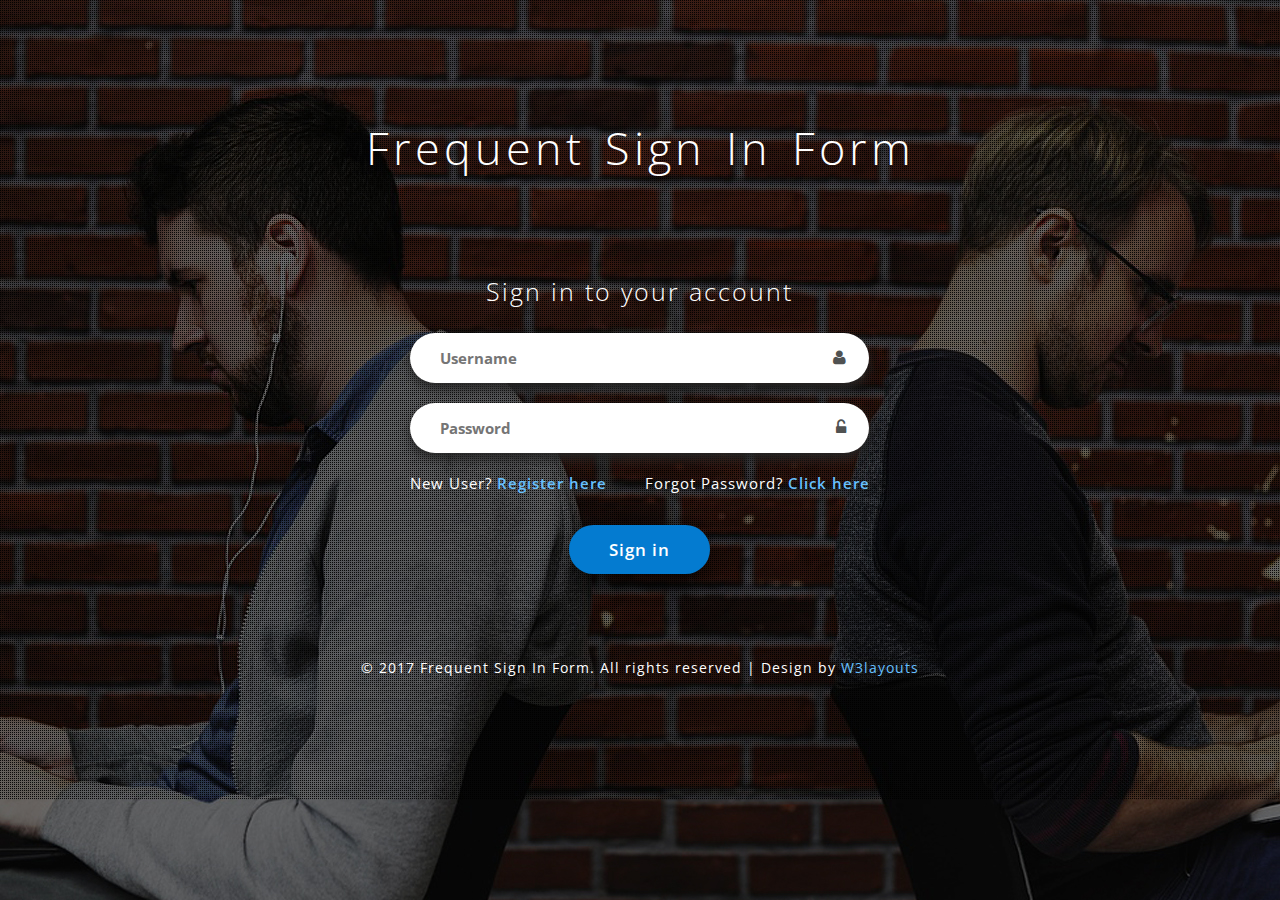
<file: signup/index.html>
<!--
Author: W3layouts
Author URL: http://w3layouts.com
License: Creative Commons Attribution 3.0 Unported
License URL: http://creativecommons.org/licenses/by/3.0/
-->
<!DOCTYPE html>
<html lang="en">
<head>
<title>Frequent Sign In Form A Responsive Widget Template :: w3layouts</title>
<!-- Meta tag Keywords -->
<meta name="viewport" content="width=device-width, initial-scale=1">
<meta http-equiv="Content-Type" content="text/html; charset=utf-8" />
<meta name="keywords" content="Frequent Sign In Form Responsive Widget,Login form widgets, Sign up Web forms , Login signup Responsive web form,Flat Pricing table,Flat Drop downs,Registration Forms,News letter Forms,Elements" />
<script type="application/x-javascript"> addEventListener("load", function() { setTimeout(hideURLbar, 0); }, false);
function hideURLbar(){ window.scrollTo(0,1); } </script>
<!-- Meta tag Keywords -->
<!-- css files -->
<link rel="stylesheet" href="css/font-awesome.css"> <!-- Font-Awesome-Icons-CSS -->
<link rel="stylesheet" href="css/style.css" type="text/css" media="all" /> <!-- Style-CSS --> 
<!-- //css files -->
<!-- web-fonts -->
<link href="//fonts.googleapis.com/css?family=Open+Sans:300,300i,400,400i,600,600i,700" rel="stylesheet">
<!-- //web-fonts -->
</head>
<body>
<div class="banner-overlay-agileinfo">
		<!--header-->
		<div class="header-w3l">
			<h1>Frequent Sign In Form</h1>
		</div>
		<!--//header-->
		<!--main-->
		<div class="main-w3layouts-agileinfo">
	           <!--form-stars-here-->
						<div class="wthree-form">
							<h2>Sign in to your account</h2>
							<form action="#" method="post">
								<div class="form-sub-w3">
									<input type="text" name="Username" placeholder="Username " required="" />
								<div class="icon-w3">
									<i class="fa fa-user" aria-hidden="true"></i>
								</div>
								</div>
								<div class="form-sub-w3">
									<input type="password" name="Password" placeholder="Password" required="" />
								<div class="icon-w3">
									<i class="fa fa-unlock-alt" aria-hidden="true"></i>
								</div>
								</div>
								<p class="forgot-w3ls">Forgot Password?<a class href="#">  Click here</a></p>
								<p class="forgot-w3ls1">New User?<a class href="#">  Register here</a></p>
								<div class="clear"></div>
								<div class="submit-agileits">
									<input type="submit" value="Sign in">
								</div>
							</form>

						</div>
				<!--//form-ends-here-->

		</div>
		<!--//main-->
		<!--footer-->
		<div class="footer">
			<p>&copy; 2017 Frequent Sign In Form. All rights reserved | Design by <a href="http://w3layouts.com">W3layouts</a></p>
		</div>
		<!--//footer-->
	</div>
</body>
</html>
</file>
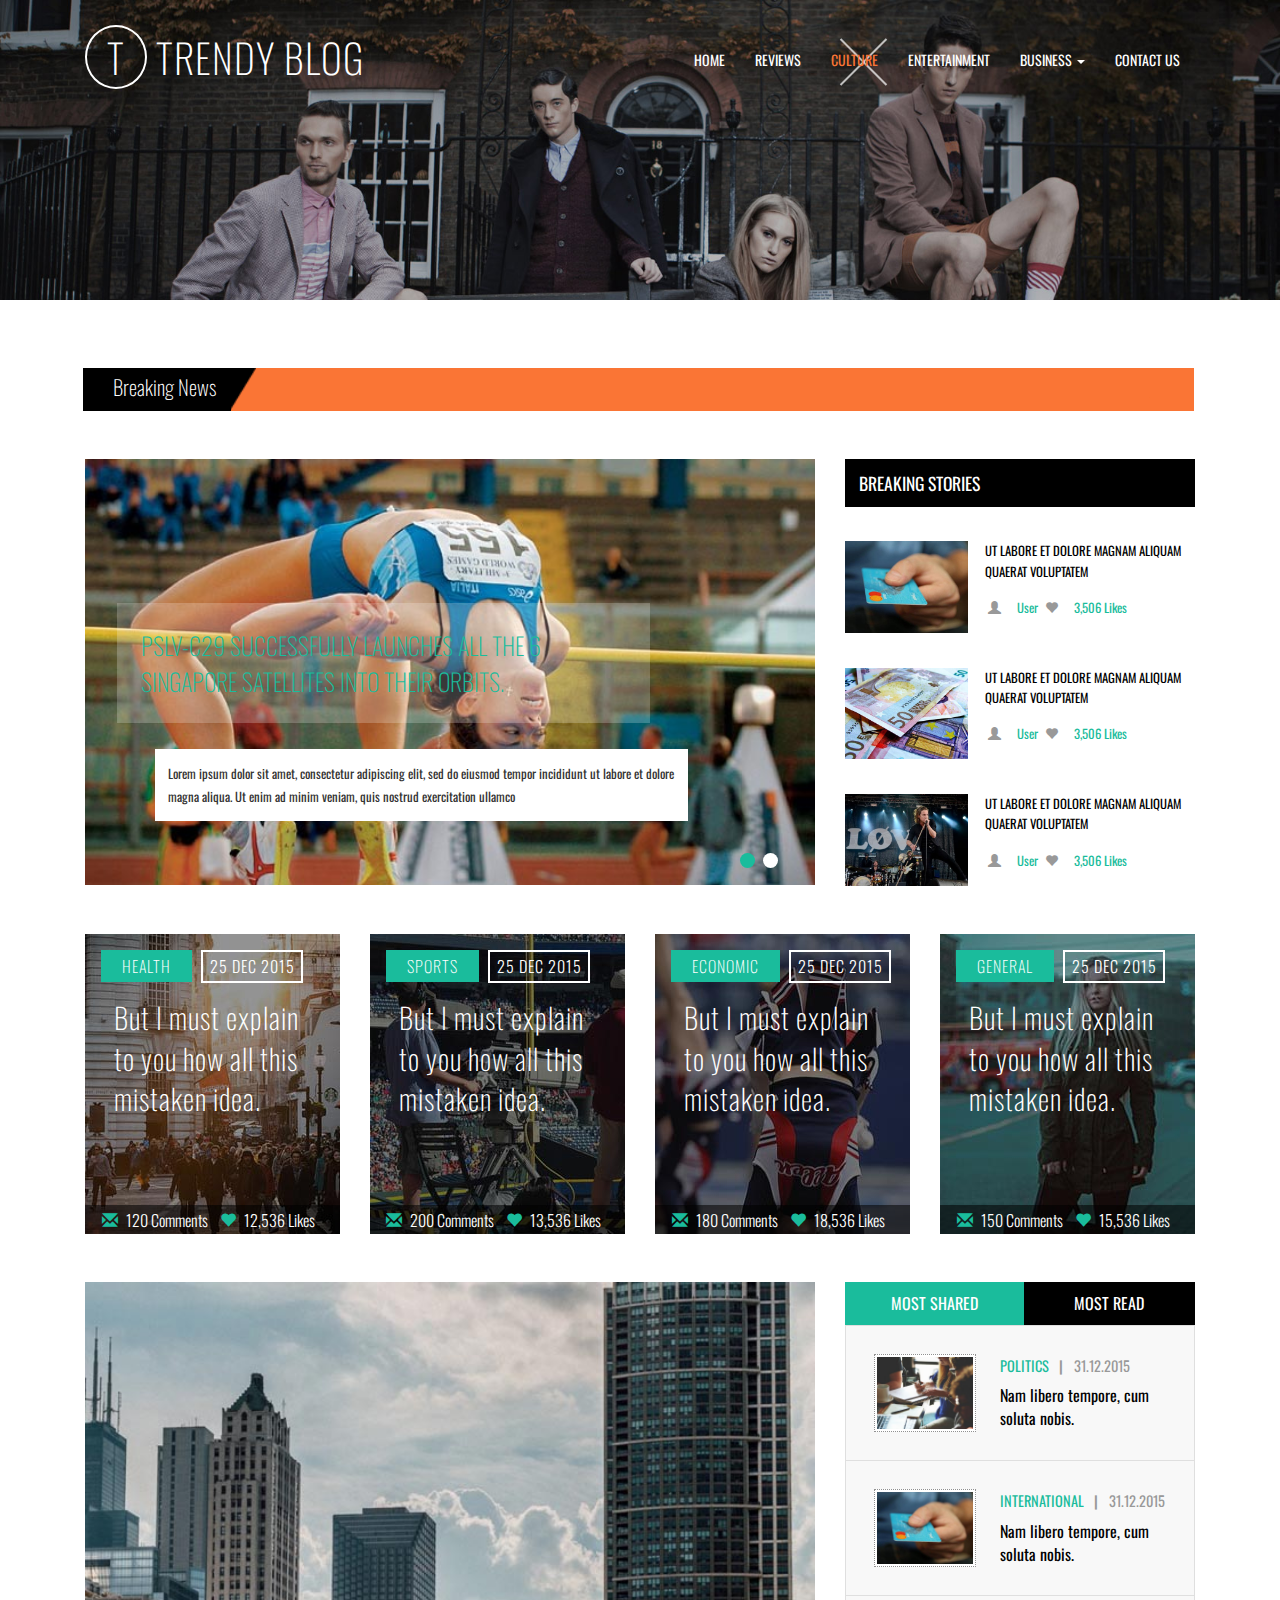
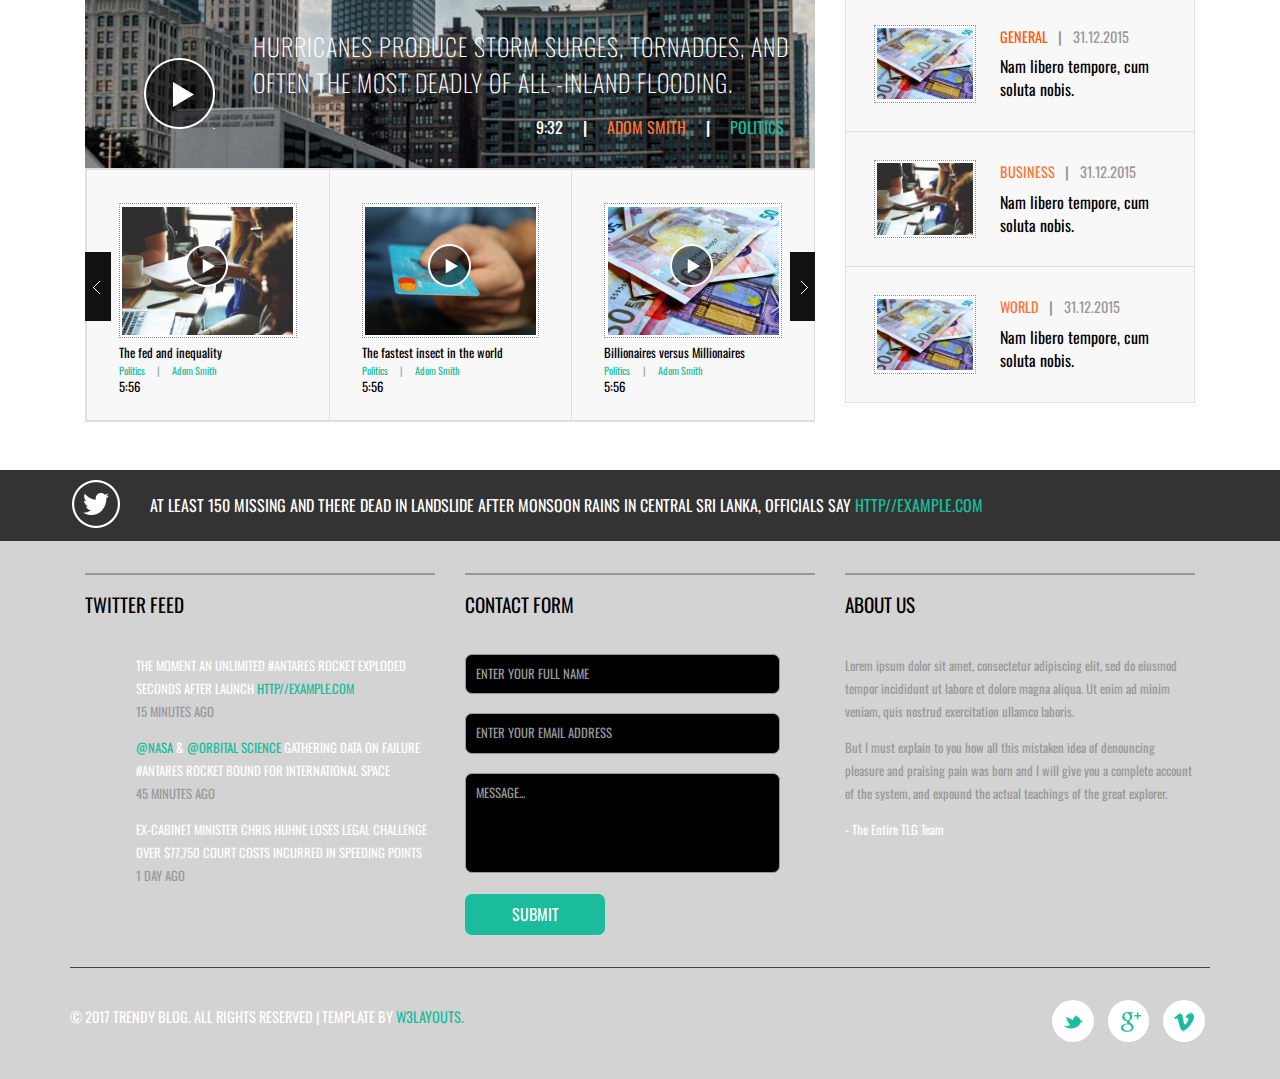
<file: breaking.html>
<!--
Author: W3layouts
Author URL: http://w3layouts.com
License: Creative Commons Attribution 3.0 Unported
License URL: http://creativecommons.org/licenses/by/3.0/
-->
<!DOCTYPE HTML>
<html>
<head>
<title>Trendy Blog a Blogging Category Bootstrap Responsive Website Template | Culture :: w3layouts</title>
<meta name="viewport" content="width=device-width, initial-scale=1">
<meta http-equiv="Content-Type" content="text/html; charset=utf-8" />
<meta name="keywords" content="Trendy Blog Responsive web template, Bootstrap Web Templates, Flat Web Templates, Android Compatible web template, 
Smartphone Compatible web template, free webdesigns for Nokia, Samsung, LG, SonyEricsson, Motorola web design" />
<script type="application/x-javascript"> addEventListener("load", function() { setTimeout(hideURLbar, 0); }, false); function hideURLbar(){ window.scrollTo(0,1); } </script>
<!-- Custom Theme files -->
<link href="css/bootstrap.css" rel="stylesheet" type="text/css" media="all" />
<link href="css/style.css" rel="stylesheet" type="text/css" media="all" />
<!-- js -->
<script src="js/jquery-1.11.1.min.js"></script>
<!-- //js -->
<link href='//fonts.googleapis.com/css?family=Oswald:400,300,700' rel='stylesheet' type='text/css'>
</head>

<body>
<!-- banner -->
	<div class="banner1">
		<div class="banner-info1">
			<div class="container">
				<nav class="navbar navbar-default">
					<!-- Brand and toggle get grouped for better mobile display -->
					<div class="navbar-header">
					  <button type="button" class="navbar-toggle collapsed" data-toggle="collapse" data-target="#bs-example-navbar-collapse-1">
						<span class="sr-only">Toggle navigation</span>
						<span class="icon-bar"></span>
						<span class="icon-bar"></span>
						<span class="icon-bar"></span>
					  </button>
						<div class="logo">
							<a class="navbar-brand" href="index.html"><span>T</span> Trendy Blog</a>
						</div>
					</div>

					<!-- Collect the nav links, forms, and other content for toggling -->
					<div class="collapse navbar-collapse nav-wil" id="bs-example-navbar-collapse-1">
						<ul class="nav navbar-nav cl-effect-18" id="cl-effect-18">
							<li><a href="index.html" class="effect1">Home</a></li>
							<li><a href="events.html">Reviews</a></li>
							<li class="act"><a class="active" href="breaking.html">Culture</a></li>
							<li><a href="entertainment.html">Entertainment</a></li>
							<li role="presentation" class="dropdown">
								<a class="dropdown-toggle" data-toggle="dropdown" href="#" role="button" aria-haspopup="true" aria-expanded="false">
								  Business <span class="caret"></span>
								</a>
								<ul class="dropdown-menu">
								  <li><a href="short-codes.html">Short-Codes</a></li>
								  <li><a href="icons.html">Icons</a></li>
								 
								</ul>
							</li>
							<li><a href="contact.html">Contact Us</a></li>
						</ul>
					</div><!-- /.navbar-collapse -->	
					
				</nav>
			</div>
		</div>
	</div>
<!-- //banner -->
<!-- breaking-news -->
	<div class="breaking-news">
		<div class="container">
			<div class="move-text">
				<div class="breaking_news">
					<h2>Breaking News</h2>
				</div>
				<div class="marquee">
					<div class="marquee1"><a class="breaking" href="single.html">A 5-year-old boy who recently returned to the U.S from Ebola-stricken West Africa is under observation after experiencing a fever.</a></div>
					<div class="marquee2"><a class="breaking" href="single.html">The surprisingly successful president of the Philippines and peacemaking in the Philippines: Shaking it all up.</a></div>
					<div class="clearfix"></div>
				</div>
				<div class="clearfix"></div>
				<script type="text/javascript" src="js/jquery.marquee.js"></script>
				<script>
				  $('.marquee').marquee({ pauseOnHover: true });
				  //@ sourceURL=pen.js
				</script>
			</div>
			<div class="breaking-news-grids">
				<div class="col-md-8 breaking-news-grid-left">
					<div class="wmuSlider example1">
						<div class="wmuSliderWrapper">
							<article style="position: absolute; width: 100%; opacity: 0;"> 
								<div class="banner-wrap">
									<div class="baner-beaking">
										<h3>PSLV-c29 successfully launches all the 6 Singapore satellites into their orbits.</h3>
										<p>Lorem ipsum dolor sit amet, consectetur adipiscing elit, 
										sed do eiusmod tempor incididunt ut labore et dolore magna 
										aliqua. Ut enim ad minim veniam, quis nostrud exercitation 
										ullamco</p>
									</div>
								</div>
							</article>
							<article style="position: absolute; width: 100%; opacity: 0;"> 
								<div class="banner-wrap">
									<div class="baner-beaking baner-beaking1">
										<h3>incididunt ut labore et nostrud exercitation ullamco dolore magna aliqua.</h3>
										<p>Lorem ipsum dolor sit amet, consectetur adipiscing elit, 
										sed do eiusmod tempor incididunt ut labore et dolore magna 
										aliqua. Ut enim ad minim veniam, quis nostrud exercitation 
										ullamco</p>
									</div>
								</div>
							</article>
						</div>
					</div>
					<script src="js/jquery.wmuSlider.js"></script> 
					  <script>
						$('.example1').wmuSlider();         
					 </script> 

				</div>
				<div class="col-md-4 breaking-news-grid-right">
					<h3>Breaking stories</h3>
					<ul>
						<li>
							<div class="breaking-news-grid-right-grids">
								<div class="breaking-news-grid-right-gridl">
									<a href="#"><img src="images/11.jpg" alt=" " class="img-responsive" /></a>
								</div>
								<div class="breaking-news-grid-right-gridr">
									<h4><a href="single.html">ut labore et dolore magnam aliquam quaerat voluptatem</a></h4>
									<ul>
										<li><a href="#"><span class="glyphicon glyphicon-user" aria-hidden="true"></span> User</a></li>
										<li><a href="#"><span class="glyphicon glyphicon-heart" aria-hidden="true"></span> 3,506 Likes</a></li>
									</ul>
								</div>
								<div class="clearfix"> </div>
							</div>
						</li>
						<li>
							<div class="breaking-news-grid-right-grids">
								<div class="breaking-news-grid-right-gridl">
									<a href="#"><img src="images/12.jpg" alt=" " class="img-responsive" /></a>
								</div>
								<div class="breaking-news-grid-right-gridr">
									<h4><a href="single.html">ut labore et dolore magnam aliquam quaerat voluptatem</a></h4>
									<ul>
										<li><a href="#"><span class="glyphicon glyphicon-user" aria-hidden="true"></span> User</a></li>
										<li><a href="#"><span class="glyphicon glyphicon-heart" aria-hidden="true"></span> 3,506 Likes</a></li>
									</ul>
								</div>
								<div class="clearfix"> </div>
							</div>
						</li>
						<li>
							<div class="breaking-news-grid-right-grids">
								<div class="breaking-news-grid-right-gridl">
									<a href="#"><img src="images/13.jpg" alt=" " class="img-responsive" /></a>
								</div>
								<div class="breaking-news-grid-right-gridr">
									<h4><a href="single.html">ut labore et dolore magnam aliquam quaerat voluptatem</a></h4>
									<ul>
										<li><a href="#"><span class="glyphicon glyphicon-user" aria-hidden="true"></span> User</a></li>
										<li><a href="#"><span class="glyphicon glyphicon-heart" aria-hidden="true"></span> 3,506 Likes</a></li>
									</ul>
								</div>
								<div class="clearfix"> </div>
							</div>
						</li>
					</ul>
				</div>
				<div class="clearfix"> </div>
			</div>
			<div class="breaking-news-grids-bottom">
				<div class="banner-bottom-grids">
					<div class="col-md-3 banner-bottom-grid-left">
						<div class="br-bm-gd-lt">
							<div class="overlay">
								<div class="arrow-left"></div>
								<div class="rectangle"></div>
							</div>
							<div class="health-pos">
								<div class="health">
									<ul>
										<li><a href="#">Health</a></li>
										<li>25 Dec 2015</li>
									</ul>
								</div>
								<h3>But I must explain to you how all this mistaken idea.</h3>
								<div class="dummy">
									<p>Itaque earum rerum hic tenetur a sapiente delectus, ut aut maiores alias.</p>
								</div>
								<div class="com-heart">
									<ul>
										<li><a href="#"><span class="glyphicon glyphicon-envelope" aria-hidden="true"></span>120 Comments</a></li>
										<li><a href="#"><span class="glyphicon glyphicon-heart" aria-hidden="true"></span>12,536 Likes</a></li>
									</ul>
								</div>
							</div>
						</div>
					</div>
					<div class="col-md-3 banner-bottom-grid-left">
						<div class="br-bm-gd-lt br-bm-gd-lt1">
							<div class="overlay">
								<div class="arrow-left"></div>
								<div class="rectangle"></div>
							</div>
							<div class="health-pos">
								<div class="health">
									<ul>
										<li><a href="#" class="sport">Sports</a></li>
										<li>25 Dec 2015</li>
									</ul>
								</div>
								<h3>But I must explain to you how all this mistaken idea.</h3>
								<div class="dummy">
									<p>Itaque earum rerum hic tenetur a sapiente delectus, ut aut maiores alias.</p>
								</div>
								<div class="com-heart">
									<ul>
										<li><a href="#"><span class="glyphicon glyphicon-envelope" aria-hidden="true"></span>200 Comments</a></li>
										<li><a href="#"><span class="glyphicon glyphicon-heart" aria-hidden="true"></span>13,536 Likes</a></li>
									</ul>
								</div>
							</div>
						</div>
					</div>
					<div class="col-md-3 banner-bottom-grid-left">
						<div class="br-bm-gd-lt br-bm-gd-lt2">
							<div class="overlay">
								<div class="arrow-left"></div>
								<div class="rectangle"></div>
							</div>
							<div class="health-pos">
								<div class="health">
									<ul>
										<li><a href="#" class="plane">Economic</a></li>
										<li>25 Dec 2015</li>
									</ul>
								</div>
								<h3>But I must explain to you how all this mistaken idea.</h3>
								<div class="dummy">
									<p>Itaque earum rerum hic tenetur a sapiente delectus, ut aut maiores alias.</p>
								</div>
								<div class="com-heart">
									<ul>
										<li><a href="#"><span class="glyphicon glyphicon-envelope" aria-hidden="true"></span>180 Comments</a></li>
										<li><a href="#"><span class="glyphicon glyphicon-heart" aria-hidden="true"></span>18,536 Likes</a></li>
									</ul>
								</div>
							</div>
						</div>
					</div>
					<div class="col-md-3 banner-bottom-grid-left">
						<div class="br-bm-gd-lt br-bm-gd-lt3">
							<div class="overlay">
								<div class="arrow-left"></div>
								<div class="rectangle"></div>
							</div>
							<div class="health-pos">
								<div class="health">
									<ul>
										<li><a href="#" class="general">General</a></li>
										<li>25 Dec 2015</li>
									</ul>
								</div>
								<h3>But I must explain to you how all this mistaken idea.</h3>
								<div class="dummy">
									<p>Itaque earum rerum hic tenetur a sapiente delectus, ut aut maiores alias.</p>
								</div>
								<div class="com-heart">
									<ul>
										<li><a href="#"><span class="glyphicon glyphicon-envelope" aria-hidden="true"></span>150 Comments</a></li>
										<li><a href="#"><span class="glyphicon glyphicon-heart" aria-hidden="true"></span>15,536 Likes</a></li>
									</ul>
								</div>
							</div>
						</div>
					</div>
					<div class="clearfix"> </div>
				</div>
			</div>
			<div class="video-grids">
					<div class="col-md-8 video-grids-left">
						<div class="video-grids-left1">
							<img src="images/9.jpg" alt=" " class="img-responsive">
							<a class="play-icon popup-with-zoom-anim" href="#small-dialog">
									<span> </span>
							</a>
							<div class="video-grid-pos">
								<h3><span>Hurricanes</span> produce storm surges, tornadoes, and often the most deadly of all -inland flooding.</h3>
								<ul>
									<li>9:32 <label>|</label></li>
									<li><i>Adom Smith</i> <label>|</label></li>
									<li><span>Politics</span></li>
								</ul>
							</div>

								<!-- pop-up-box -->
								<script type="text/javascript" src="js/modernizr.custom.min.js"></script>    
								<link href="css/popuo-box.css" rel="stylesheet" type="text/css" media="all">
								<script src="js/jquery.magnific-popup.js" type="text/javascript"></script>
								<!--//pop-up-box -->
								<div id="small-dialog" class="mfp-hide">
									<iframe src="https://player.vimeo.com/video/145787219" width="500" height="281" frameborder="0" webkitallowfullscreen="" mozallowfullscreen="" allowfullscreen=""></iframe>
								</div>

								<script>
									$(document).ready(function() {
									$('.popup-with-zoom-anim').magnificPopup({
										type: 'inline',
										fixedContentPos: false,
										fixedBgPos: true,
										overflowY: 'auto',
										closeBtnInside: true,
										preloader: false,
										midClick: true,
										removalDelay: 300,
										mainClass: 'my-mfp-zoom-in'
									});
																									
									});
								</script>
						</div>
						<div class="video-grids-left2">
							<div class="course_demo1">
								<div class="nbs-flexisel-container"><div class="nbs-flexisel-inner"><ul id="flexiselDemo1" class="nbs-flexisel-ul" style="left: -243px; display: block;">	
									
									
									
								<li class="nbs-flexisel-item" style="width: 243px;">
										<div class="item">
											<img src="images/10.jpg" alt=" " class="img-responsive">
											<a class="play-icon popup-with-zoom-anim" href="#small-dialog">
													<i> </i>
											</a>
											<div id="small-dialog" class="mfp-hide">
												<iframe src="https://player.vimeo.com/video/145787219" width="500" height="281" frameborder="0" webkitallowfullscreen="" mozallowfullscreen="" allowfullscreen=""></iframe>
											</div>
											<div class="floods-text">
												<h3>The fed and inequality <span>Politics <label>|</label> <i>Adom Smith</i></span></h3>
												<p>5:56</p>
											</div>
										</div>
									</li><li class="nbs-flexisel-item" style="width: 243px;">
										<div class="item">
											<img src="images/11.jpg" alt=" " class="img-responsive">
											<a class="play-icon popup-with-zoom-anim" href="#small-dialog">
													<i> </i>
											</a>
											<div id="small-dialog" class="mfp-hide">
												<iframe src="https://player.vimeo.com/video/145787219" width="500" height="281" frameborder="0" webkitallowfullscreen="" mozallowfullscreen="" allowfullscreen=""></iframe>
											</div>
											<div class="floods-text">
												<h3>The fastest insect in the world <span>Politics <label>|</label> <i>Adom Smith</i></span></h3>
												<p>5:56</p>
											</div>
										</div>
									</li><li class="nbs-flexisel-item" style="width: 243px;">
										<div class="item">
											<img src="images/12.jpg" alt=" " class="img-responsive">
											<a class="play-icon popup-with-zoom-anim" href="#small-dialog">
													<i> </i>
											</a>
											<div id="small-dialog" class="mfp-hide">
												<iframe src="https://player.vimeo.com/video/145787219" width="500" height="281" frameborder="0" webkitallowfullscreen="" mozallowfullscreen="" allowfullscreen=""></iframe>
											</div>
											<div class="floods-text">
												<h3>Billionaires versus Millionaires<span>Politics <label>|</label> <i>Adom Smith</i></span></h3>
												<p>5:56</p>
											</div>
										</div>
									</li><li class="nbs-flexisel-item" style="width: 243px;">
										<div class="item">
											<img src="images/10.jpg" alt=" " class="img-responsive">
											<a class="play-icon popup-with-zoom-anim" href="#small-dialog">
													<i> </i>
											</a>
											<div id="small-dialog" class="mfp-hide">
												<iframe src="https://player.vimeo.com/video/145787219" width="500" height="281" frameborder="0" webkitallowfullscreen="" mozallowfullscreen="" allowfullscreen=""></iframe>
											</div>
											<div class="floods-text">
												<h3>The fed and inequality <span>Politics <label>|</label> <i>Adom Smith</i></span></h3>
												<p>5:56</p>
											</div>
										</div>
									</li><li class="nbs-flexisel-item" style="width: 243px;">
										<div class="item">
											<img src="images/11.jpg" alt=" " class="img-responsive">
											<a class="play-icon popup-with-zoom-anim" href="#small-dialog">
													<i> </i>
											</a>
											<div id="small-dialog" class="mfp-hide">
												<iframe src="https://player.vimeo.com/video/145787219" width="500" height="281" frameborder="0" webkitallowfullscreen="" mozallowfullscreen="" allowfullscreen=""></iframe>
											</div>
											<div class="floods-text">
												<h3>The fastest insect in the world <span>Politics <label>|</label> <i>Adom Smith</i></span></h3>
												<p>5:56</p>
											</div>
										</div>
									</li><li class="nbs-flexisel-item" style="width: 243px;">
										<div class="item">
											<img src="images/12.jpg" alt=" " class="img-responsive">
											<a class="play-icon popup-with-zoom-anim" href="#small-dialog">
													<i> </i>
											</a>
											<div id="small-dialog" class="mfp-hide">
												<iframe src="https://player.vimeo.com/video/145787219" width="500" height="281" frameborder="0" webkitallowfullscreen="" mozallowfullscreen="" allowfullscreen=""></iframe>
											</div>
											<div class="floods-text">
												<h3>Billionaires versus Millionaires<span>Politics <label>|</label> <i>Adom Smith</i></span></h3>
												<p>5:56</p>
											</div>
										</div>
									</li></ul><div class="nbs-flexisel-nav-left" style="top: 91px;"></div><div class="nbs-flexisel-nav-right" style="top: 91px;"></div></div></div>
							</div>
											<!-- pop-up-box -->
												<script type="text/javascript" src="js/modernizr.custom.min.js"></script>    
												<link href="css/popuo-box.css" rel="stylesheet" type="text/css" media="all">
												<script src="js/jquery.magnific-popup.js" type="text/javascript"></script>
											<!--//pop-up-box -->
											<script>
												$(document).ready(function() {
												$('.popup-with-zoom-anim').magnificPopup({
													type: 'inline',
													fixedContentPos: false,
													fixedBgPos: true,
													overflowY: 'auto',
													closeBtnInside: true,
													preloader: false,
													midClick: true,
													removalDelay: 300,
													mainClass: 'my-mfp-zoom-in'
												});
																												
												});
											</script>
									<!-- requried-jsfiles-for owl -->
										<script type="text/javascript">
							 $(window).load(function() {
								$("#flexiselDemo1").flexisel({
									visibleItems: 3,
									animationSpeed: 1000,
									autoPlay: true,
									autoPlaySpeed: 3000,    		
									pauseOnHover: true,
									enableResponsiveBreakpoints: true,
									responsiveBreakpoints: { 
										portrait: { 
											changePoint:480,
											visibleItems: 1
										}, 
										landscape: { 
											changePoint:640,
											visibleItems: 2
										},
										tablet: { 
											changePoint:768,
											visibleItems: 3
										}
									}
								});
								
							 });
							  </script>
							 <script type="text/javascript" src="js/jquery.flexisel.js"></script>
						</div>
					</div>
					<div class="col-md-4 video-grids-right">
						<div class="sap_tabs">	
							<div id="horizontalTab" style="display: block; width: 100%; margin: 0px;">
								<ul class="resp-tabs-list">
									<li class="resp-tab-item grid1 resp-tab-active" aria-controls="tab_item-0" role="tab"><span>most shared</span></li>
									<li class="resp-tab-item grid2" aria-controls="tab_item-1" role="tab"><span>most read</span></li>
									<div class="clear"></div>
								</ul>				  	 
								<div class="resp-tabs-container">
									<div class="tab-1 resp-tab-content" aria-labelledby="tab_item-0">
										<div class="facts">
											<div class="tab_list">
												<img src="images/10.jpg" alt=" " class="img-responsive">
											</div>
											<div class="tab_list1">
												<ul>
													<li><a href="#">Politics</a> <label>|</label></li>
													<li>31.12.2015</li>
												</ul>
												<p><a href="#">Nam libero tempore, cum soluta nobis.</a></p>
											</div>
											<div class="clearfix"> </div>
										</div>
										<div class="facts">
											<div class="tab_list">
												<img src="images/11.jpg" alt=" " class="img-responsive">
											</div>
											<div class="tab_list1">
												<ul>
													<li><a href="#" class="green">international</a> <label>|</label></li>
													<li>31.12.2015</li>
												</ul>
												<p><a href="#">Nam libero tempore, cum soluta nobis.</a></p>
											</div>
											<div class="clearfix"> </div>
										</div>
										<div class="facts">
											<div class="tab_list">
												<img src="images/12.jpg" alt=" " class="img-responsive">
											</div>
											<div class="tab_list1">
												<ul>
													<li><a href="#" class="orange">general</a> <label>|</label></li>
													<li>31.12.2015</li>
												</ul>
												<p><a href="#">Nam libero tempore, cum soluta nobis.</a></p>
											</div>
										  <div class="clearfix"> </div>
										</div>
										<div class="facts">
											<div class="tab_list">
												<img src="images/10.jpg" alt=" " class="img-responsive">
											</div>
											<div class="tab_list1">
												<ul>
													<li><a href="#" class="orange1">business</a> <label>|</label></li>
													<li>31.12.2015</li>
												</ul>
												<p><a href="#">Nam libero tempore, cum soluta nobis.</a></p>
											</div>
										  <div class="clearfix"> </div>
										</div>
										<div class="facts">
											<div class="tab_list">
												<img src="images/12.jpg" alt=" " class="img-responsive">
											</div>
											<div class="tab_list1">
												<ul>
													<li><a href="#" class="orange2">world</a> <label>|</label></li>
													<li>31.12.2015</li>
												</ul>
												<p><a href="#">Nam libero tempore, cum soluta nobis.</a></p>
											</div>
										  <div class="clearfix"> </div>
										</div>
									</div>
									<div class="tab-1 resp-tab-content" aria-labelledby="tab_item-1">
										<div class="facts">
											<div class="tab_list">
												<img src="images/12.jpg" alt=" " class="img-responsive">
											</div>
											<div class="tab_list1">
												<ul>
													<li><a href="#">Politics</a> <label>|</label></li>
													<li>31.12.2015</li>
												</ul>
												<p><a href="#">Nam libero tempore, cum soluta nobis.</a></p>
											</div>
											<div class="clearfix"> </div>
										</div>
										<div class="facts">
											<div class="tab_list">
												<img src="images/11.jpg" alt=" " class="img-responsive">
											</div>
											<div class="tab_list1">
												<ul>
													<li><a href="#" class="orange1">business</a> <label>|</label></li>
													<li>31.12.2015</li>
												</ul>
												<p><a href="#">Nam libero tempore, cum soluta nobis.</a></p>
											</div>
											<div class="clearfix"> </div>
										</div>
										<div class="facts">
											<div class="tab_list">
												<img src="images/10.jpg" alt=" " class="img-responsive">
											</div>
											<div class="tab_list1">
												<ul>
													<li><a href="#" class="orange2">world</a> <label>|</label></li>
													<li>31.12.2015</li>
												</ul>
												<p><a href="#">Nam libero tempore, cum soluta nobis.</a></p>
											</div>
										  <div class="clearfix"> </div>
										</div>
										<div class="facts">
											<div class="tab_list">
												<img src="images/12.jpg" alt=" " class="img-responsive">
											</div>
											<div class="tab_list1">
												<ul>
													<li><a href="#" class="green">international</a> <label>|</label></li>
													<li>31.12.2015</li>
												</ul>
												<p><a href="#">Nam libero tempore, cum soluta nobis.</a></p>
											</div>
										  <div class="clearfix"> </div>
										</div>
										<div class="facts">
											<div class="tab_list">
												<img src="images/11.jpg" alt=" " class="img-responsive">
											</div>
											<div class="tab_list1">
												<ul>
													<li><a href="#" class="orange">general</a> <label>|</label></li>
													<li>31.12.2015</li>
												</ul>
												<p><a href="#">Nam libero tempore, cum soluta nobis.</a></p>
											</div>
										  <div class="clearfix"> </div>
										</div>
									</div>
								</div>
								<script src="js/easyResponsiveTabs.js" type="text/javascript"></script>
								<script type="text/javascript">
									$(document).ready(function () {
										$('#horizontalTab').easyResponsiveTabs({
											type: 'default', //Types: default, vertical, accordion           
											width: 'auto', //auto or any width like 600px
											fit: true   // 100% fit in a container
										});
									});
								</script>
							</div>
						</div>
					</div>
					<div class="clearfix"> </div>
				</div>
		</div>
	</div>
<!-- //breaking-news -->
<!-- footer -->
	<div class="footer-top-w3layouts-agile">
		<div class="container">
			<p>at least 150 missing and there dead in landslide after monsoon 
				rains in central Sri Lanka, officials say <a href="#">http//example.com</a></p>
		</div>
	</div>
	<div class="footer">
		<div class="container">
			<div class="footer-grids wthree-agile">
				<div class="col-md-4 footer-grid-left">
					<h3>twitter feed</h3>
					<ul>
						<li><a href="#">the moment an unlimited #antares rocket exploded seconds after launch 
							<i>http//example.com</i></a><span>15 minutes ago</span></li>
						<li><a href="mailto:info@example.com" class="cols">@NASA</a> & <a href="mailto:info@example.com" class="cols">
							@orbital science</a> <a href="#">gathering data on failure #antares rocket bound 
							for international space</a><span>45 minutes ago</span></li>
						<li><a href="#">ex-cabinet minister chris huhne loses legal challenge over $77,750 
							court costs incurred in speeding points</a><span>1 day ago</span></li>
					</ul>
				</div>
				<div class="col-md-4 footer-grid-left">
					<h3>contact form</h3>
					<form>
						<input type="text" value="enter your full name" onfocus="this.value = '';" onblur="if (this.value == '') {this.value = 'enter your full name';}" required="">
						<input type="email" value="enter your email address" onfocus="this.value = '';" onblur="if (this.value == '') {this.value = 'enter your email address';}" required="">
						<textarea onfocus="this.value = '';" onblur="if (this.value == '') {this.value = 'Message...';}" required="">Message...</textarea>
						<input type="submit" value="Submit" >
					</form>
				</div>
				<div class="col-md-4 footer-grid-left">
					<h3>about us</h3>
					<p>Lorem ipsum dolor sit amet, consectetur adipiscing elit, sed do 
						eiusmod tempor incididunt ut labore et dolore magna aliqua. 
						Ut enim ad minim veniam, quis nostrud exercitation ullamco laboris.
						<span>But I must explain to you how all this mistaken idea of denouncing
						pleasure and praising pain was born and I will give you a complete 
						account of the system, and expound the actual teachings of the 
						great explorer.</span>
						<i>- The Entire TLG Team</i></p>
				</div>
				<div class="clearfix"> </div>
			</div>
			<div class="footer-bottom">
				<div class="footer-bottom-left-whtree-agileinfo">
					<p>&copy 2017 Trendy Blog. All rights reserved | Template by <a href="http://w3layouts.com/">W3layouts.</a></p>
				</div>
				<div class="footer-bottom-right-whtree-agileinfo">
					<ul>
						<li><a href="#" class="icon-button twitter"><i class="icon-twitter"></i><span></span></a></li>
						<li><a href="#" class="icon-button google"><i class="icon-google"></i><span></span></a></li>
						<li><a href="#" class="icon-button v"><i class="icon-v"></i><span></span></a></li>
					</ul>
				</div>
				<div class="clearfix"> </div>
			</div>
		</div>
	</div>
<!-- //footer -->
<!-- for bootstrap working -->
	<script src="js/bootstrap.js"></script>
<!-- //for bootstrap working -->
</body>
</html>
</file>
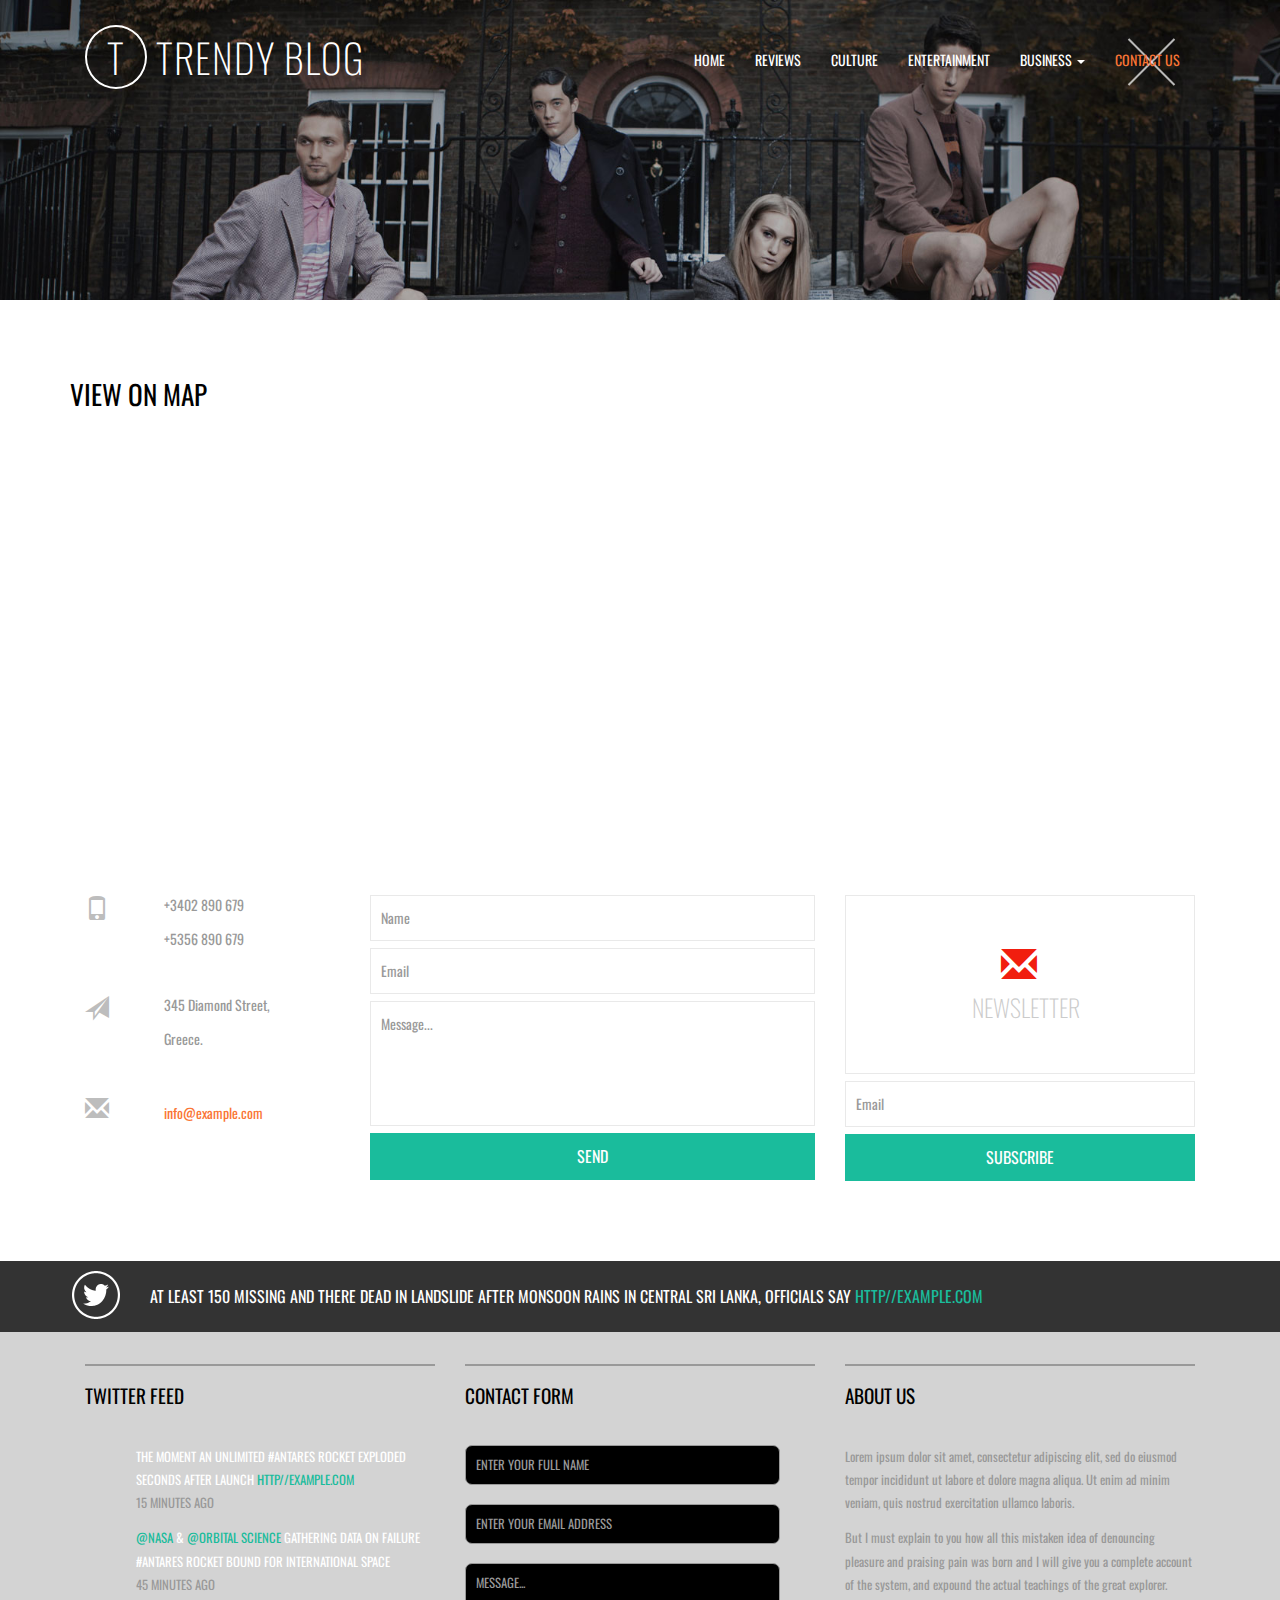
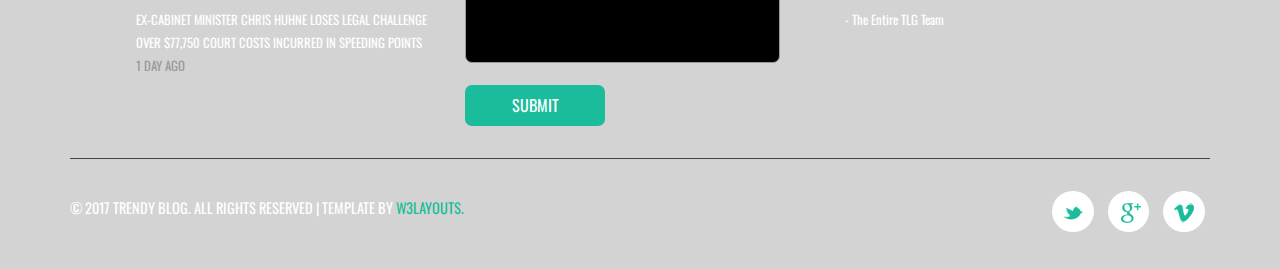
<file: contact.html>
<!--
Author: W3layouts
Author URL: http://w3layouts.com
License: Creative Commons Attribution 3.0 Unported
License URL: http://creativecommons.org/licenses/by/3.0/
-->
<!DOCTYPE HTML>
<html>
<head>
<title>Trendy Blog a Blogging Category Bootstrap Responsive Website Template | Contact:: w3layouts</title>
<meta name="viewport" content="width=device-width, initial-scale=1">
<meta http-equiv="Content-Type" content="text/html; charset=utf-8" />
<meta name="keywords" content="Trendy Blog Responsive web template, Bootstrap Web Templates, Flat Web Templates, Android Compatible web template, 
Smartphone Compatible web template, free webdesigns for Nokia, Samsung, LG, SonyEricsson, Motorola web design" />
<script type="application/x-javascript"> addEventListener("load", function() { setTimeout(hideURLbar, 0); }, false); function hideURLbar(){ window.scrollTo(0,1); } </script>
<!-- Custom Theme files -->
<link href="css/bootstrap.css" rel="stylesheet" type="text/css" media="all" />
<link href="css/style.css" rel="stylesheet" type="text/css" media="all" />
<!-- js -->
<script src="js/jquery-1.11.1.min.js"></script>
<!-- //js -->
<link href='//fonts.googleapis.com/css?family=Oswald:400,300,700' rel='stylesheet' type='text/css'>
</head>

<body>
<!-- banner -->
	<div class="banner1">
		<div class="banner-info1">
			<div class="container">
				<nav class="navbar navbar-default">
					<!-- Brand and toggle get grouped for better mobile display -->
					<div class="navbar-header">
					  <button type="button" class="navbar-toggle collapsed" data-toggle="collapse" data-target="#bs-example-navbar-collapse-1">
						<span class="sr-only">Toggle navigation</span>
						<span class="icon-bar"></span>
						<span class="icon-bar"></span>
						<span class="icon-bar"></span>
					  </button>
						<div class="logo">
							<a class="navbar-brand" href="index.html"><span>T</span> Trendy Blog</a>
						</div>
					</div>

					<!-- Collect the nav links, forms, and other content for toggling -->
					<div class="collapse navbar-collapse nav-wil" id="bs-example-navbar-collapse-1">
						<ul class="nav navbar-nav cl-effect-18" id="cl-effect-18">
							<li><a href="index.html" class="effect1">Home</a></li>
							<li><a href="events.html">Reviews</a></li>
							<li><a  href="breaking.html">Culture</a></li>
							<li><a href="entertainment.html">Entertainment</a></li>
							<li role="presentation" class="dropdown">
								<a class="dropdown-toggle" data-toggle="dropdown" href="#" role="button" aria-haspopup="true" aria-expanded="false">
								  Business <span class="caret"></span>
								</a>
								<ul class="dropdown-menu">
								  <li><a href="short-codes.html">Short-Codes</a></li>
								  <li><a href="icons.html">Icons</a></li>
								 
								</ul>
							</li>
							<li class="act"><a class="active" href="contact.html">Contact Us</a></li>
						</ul>
					</div><!-- /.navbar-collapse -->	
					
				</nav>
			</div>
		</div>
	</div>
<!-- //banner -->
<!-- contact -->
	<div class="contact">
		<div class="container">
			<div class="map">
				<h3>View on map</h3>
				<iframe src="https://www.google.com/maps/embed?pb=!1m18!1m12!1m3!1d3144.899142009709!2d23.72354!3d37.979482999999995!2m3!1f0!2f0!3f0!3m2!1i1024!2i768!4f13.1!3m3!1m2!1s0x14a1bd238977fb45%3A0xbdf5a6106a003293!2sFashion+Workshop+by+Vicky+Kaya!5e0!3m2!1sen!2sin!4v1440569426817" frameborder="0" style="border:0" allowfullscreen></iframe>
			</div>
			<div class="contact-grids">
				<div class="col-md-3 contact-grid">
					<div class="call">
						<div class="col-xs-3 contact-grdl">
							<span class="glyphicon glyphicon-phone" aria-hidden="true"></span>
						</div>
						<div class="col-xs-9 contact-grdr">
							<ul>
								<li>+3402 890 679</li>
								<li>+5356 890 679</li>
							</ul>
						</div>
						<div class="clearfix"> </div>
					</div>
					<div class="address">
						<div class="col-xs-3 contact-grdl">
							<span class="glyphicon glyphicon-send" aria-hidden="true"></span>
						</div>
						<div class="col-xs-9 contact-grdr">
							<ul>
								<li>345 Diamond Street,</li>
								<li>Greece.</li>
							</ul>
						</div>
						<div class="clearfix"> </div>
					</div>
					<div class="mail">
						<div class="col-xs-3 contact-grdl">
							<span class="glyphicon glyphicon-envelope" aria-hidden="true"></span>
						</div>
						<div class="col-xs-9 contact-grdr">
							<ul>
								<li><a href="mailto:info@example.com">info@example.com</a></li>
							</ul>
						</div>
						<div class="clearfix"> </div>
					</div>
				</div>
				<div class="col-md-5 contact-grid">
					<form>
						<input type="text" value="Name" onfocus="this.value = '';" onblur="if (this.value == '') {this.value = 'Name';}" required="">
						<input type="email" value="Email" onfocus="this.value = '';" onblur="if (this.value == '') {this.value = 'Email';}" required="">
						<textarea type="text"  onfocus="this.value = '';" onblur="if (this.value == '') {this.value = 'Message...';}" required="">Message...</textarea>
						<input type="submit" value="Send" >
					</form>
				</div>
				<div class="col-md-4 contact-grid">
					<div class="newsletter1">
						<h3><span class="glyphicon glyphicon-envelope" aria-hidden="true"></span>Newsletter</h3>
					</div>
					<form>
						<input type="email" value="Email" onfocus="this.value = '';" onblur="if (this.value == '') {this.value = 'Email';}" required="">
						<input type="submit" value="Subscribe" >
					</form>
				</div>
				<div class="clearfix"> </div>
			</div>
		</div>
	</div>
<!-- //contact -->
<!-- footer -->
	<div class="footer-top-w3layouts-agile">
		<div class="container">
			<p>at least 150 missing and there dead in landslide after monsoon 
				rains in central Sri Lanka, officials say <a href="#">http//example.com</a></p>
		</div>
	</div>
	<div class="footer">
		<div class="container">
			<div class="footer-grids wthree-agile">
				<div class="col-md-4 footer-grid-left">
					<h3>twitter feed</h3>
					<ul>
						<li><a href="#">the moment an unlimited #antares rocket exploded seconds after launch 
							<i>http//example.com</i></a><span>15 minutes ago</span></li>
						<li><a href="mailto:info@example.com" class="cols">@NASA</a> & <a href="mailto:info@example.com" class="cols">
							@orbital science</a> <a href="#">gathering data on failure #antares rocket bound 
							for international space</a><span>45 minutes ago</span></li>
						<li><a href="#">ex-cabinet minister chris huhne loses legal challenge over $77,750 
							court costs incurred in speeding points</a><span>1 day ago</span></li>
					</ul>
				</div>
				<div class="col-md-4 footer-grid-left">
					<h3>contact form</h3>
					<form>
						<input type="text" value="enter your full name" onfocus="this.value = '';" onblur="if (this.value == '') {this.value = 'enter your full name';}" required="">
						<input type="email" value="enter your email address" onfocus="this.value = '';" onblur="if (this.value == '') {this.value = 'enter your email address';}" required="">
						<textarea onfocus="this.value = '';" onblur="if (this.value == '') {this.value = 'Message...';}" required="">Message...</textarea>
						<input type="submit" value="Submit" >
					</form>
				</div>
				<div class="col-md-4 footer-grid-left">
					<h3>about us</h3>
					<p>Lorem ipsum dolor sit amet, consectetur adipiscing elit, sed do 
						eiusmod tempor incididunt ut labore et dolore magna aliqua. 
						Ut enim ad minim veniam, quis nostrud exercitation ullamco laboris.
						<span>But I must explain to you how all this mistaken idea of denouncing
						pleasure and praising pain was born and I will give you a complete 
						account of the system, and expound the actual teachings of the 
						great explorer.</span>
						<i>- The Entire TLG Team</i></p>
				</div>
				<div class="clearfix"> </div>
			</div>
			<div class="footer-bottom">
				<div class="footer-bottom-left-whtree-agileinfo">
					<p>&copy 2017 Trendy Blog. All rights reserved | Template by <a href="http://w3layouts.com/">W3layouts.</a></p>
				</div>
				<div class="footer-bottom-right-whtree-agileinfo">
					<ul>
						<li><a href="#" class="icon-button twitter"><i class="icon-twitter"></i><span></span></a></li>
						<li><a href="#" class="icon-button google"><i class="icon-google"></i><span></span></a></li>
						<li><a href="#" class="icon-button v"><i class="icon-v"></i><span></span></a></li>
					</ul>
				</div>
				<div class="clearfix"> </div>
			</div>
		</div>
	</div>
<!-- //footer -->
<!-- for bootstrap working -->
	<script src="js/bootstrap.js"></script>
<!-- //for bootstrap working -->
</body>
</html>
</file>
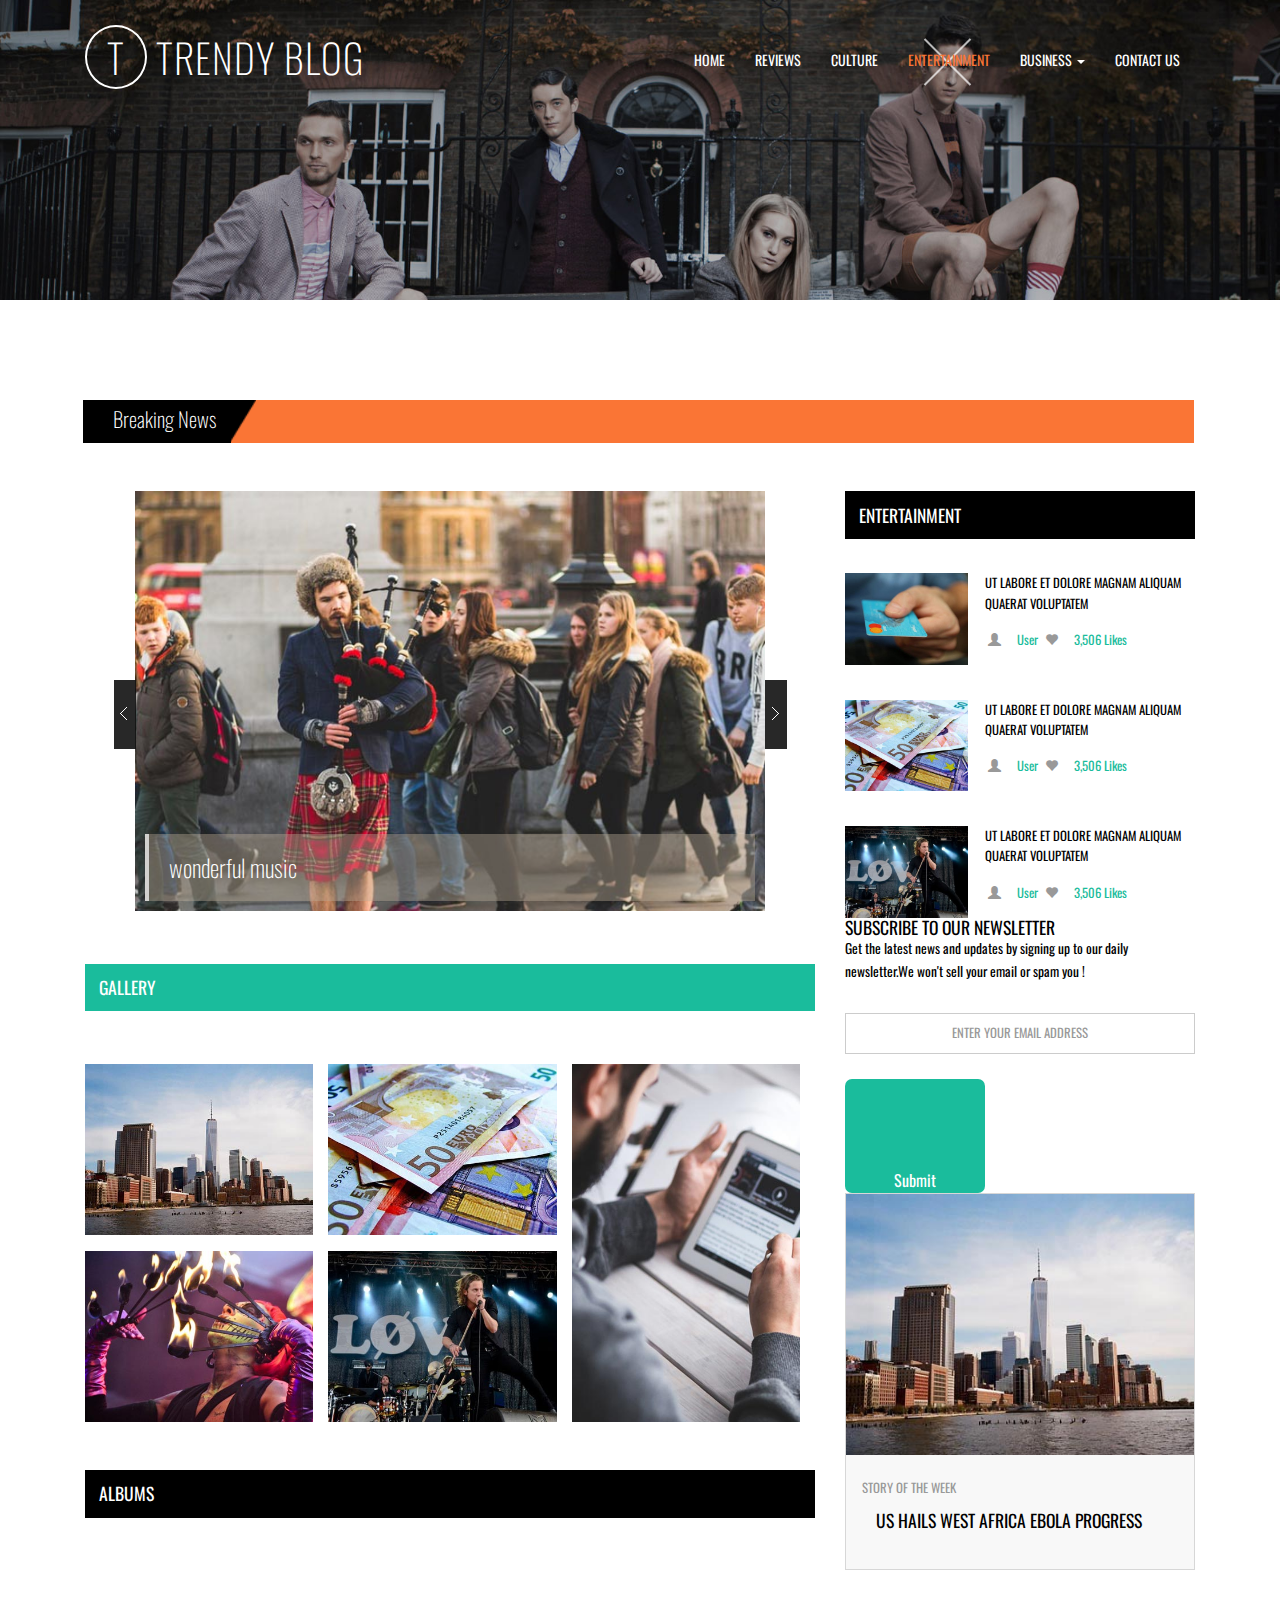
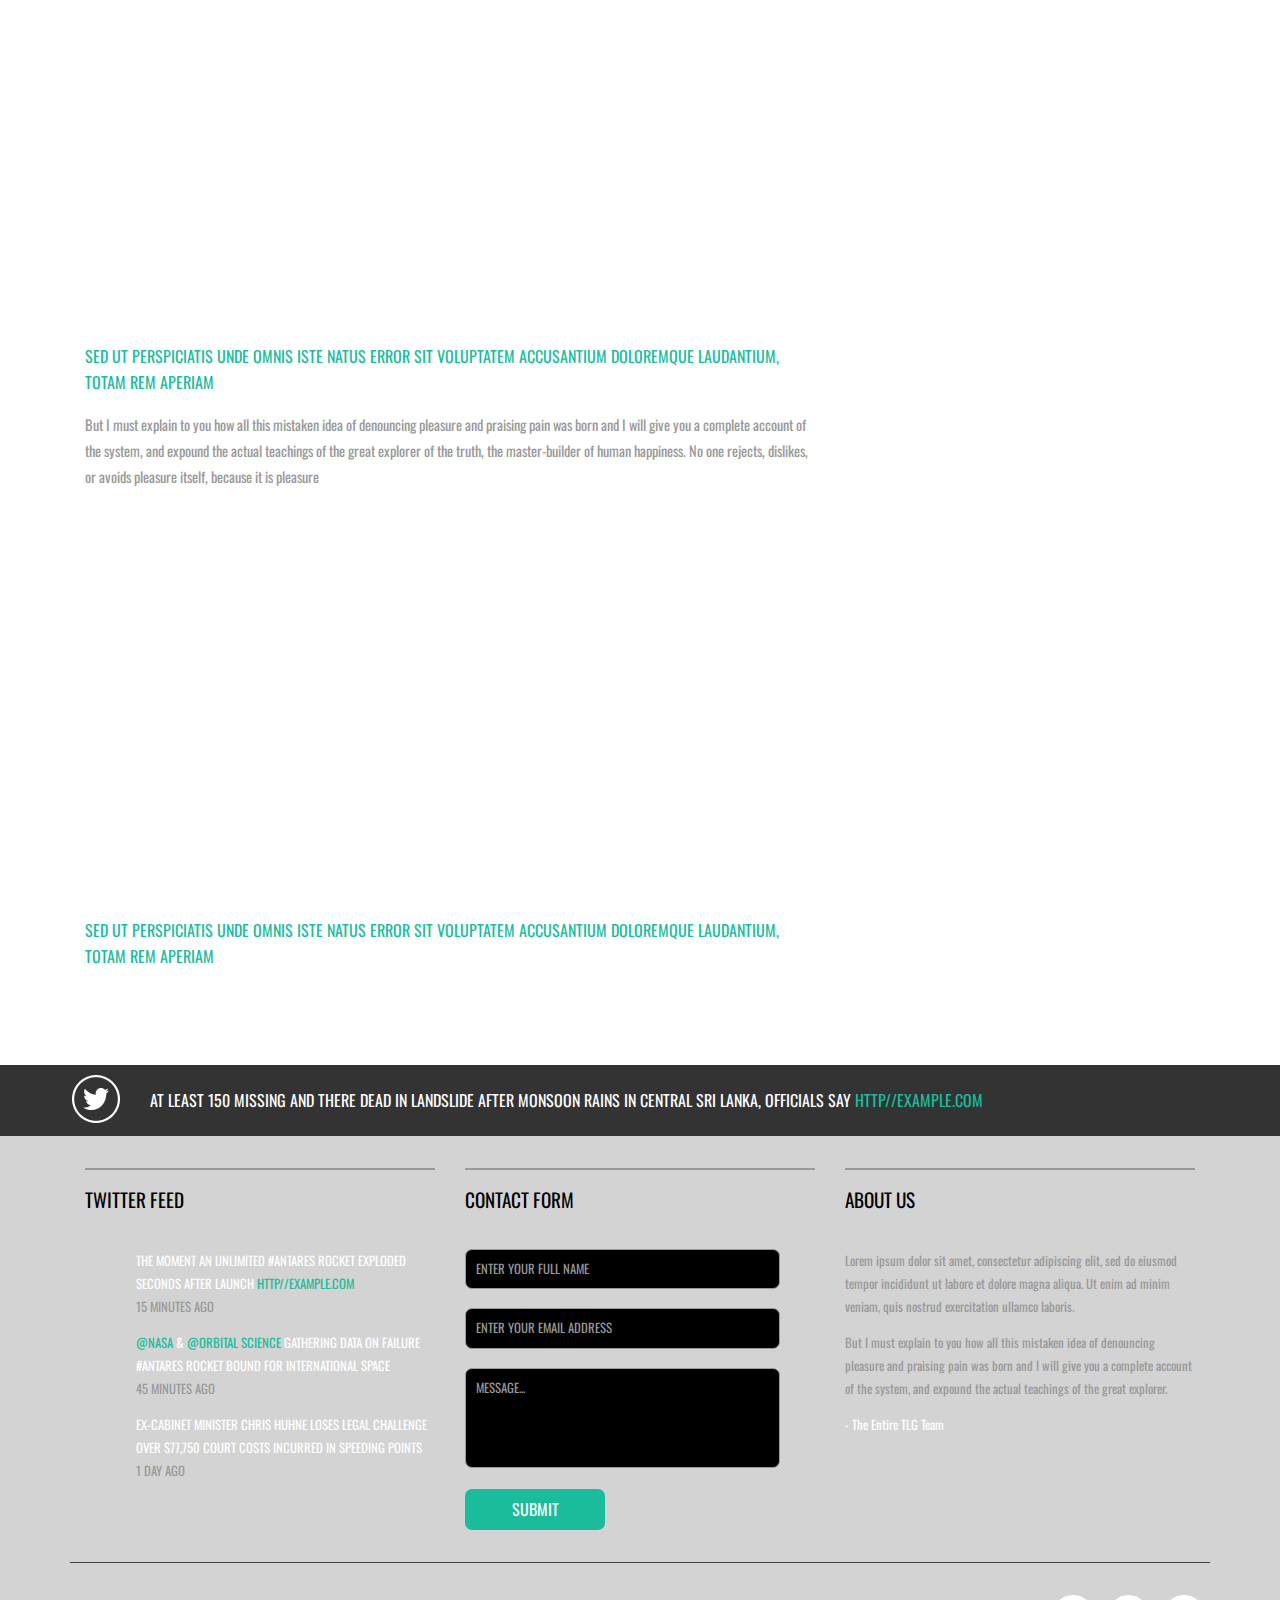
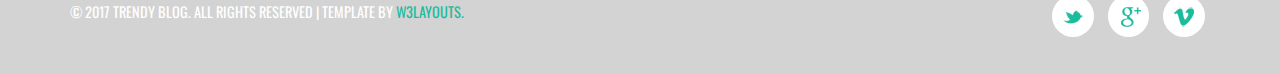
<file: entertainment.html>
<!--
Author: W3layouts
Author URL: http://w3layouts.com
License: Creative Commons Attribution 3.0 Unported
License URL: http://creativecommons.org/licenses/by/3.0/
-->
<!DOCTYPE HTML>
<html>
<head>
<title>Trendy Blog a Blogging Category Bootstrap Responsive Website Template | Entertainment:: w3layouts</title>
<meta name="viewport" content="width=device-width, initial-scale=1">
<meta http-equiv="Content-Type" content="text/html; charset=utf-8" />
<meta name="keywords" content="Trendy Blog Responsive web template, Bootstrap Web Templates, Flat Web Templates, Android Compatible web template, 
Smartphone Compatible web template, free webdesigns for Nokia, Samsung, LG, SonyEricsson, Motorola web design" />
<script type="application/x-javascript"> addEventListener("load", function() { setTimeout(hideURLbar, 0); }, false); function hideURLbar(){ window.scrollTo(0,1); } </script>
<!-- Custom Theme files -->
<link href="css/bootstrap.css" rel="stylesheet" type="text/css" media="all" />
<link href="css/style.css" rel="stylesheet" type="text/css" media="all" />
<!-- js -->
<script src="js/jquery-1.11.1.min.js"></script>
<!-- //js -->
<!-- pop-up-script -->
<script src="js/jquery.chocolat.js"></script>
		<link rel="stylesheet" href="css/chocolat.css" type="text/css" media="screen" charset="utf-8">
		<!--light-box-files -->
		<script type="text/javascript" charset="utf-8">
		$(function() {
			$('.gallery-grid a').Chocolat();
		});
		</script>
<!-- //pop-up-script -->
<!-- sb-slider -->
<script type="text/javascript" src="js/modernizr.custom.46884.js"></script>
	<script type="text/javascript">
	  var _gaq = _gaq || [];
	  _gaq.push(['_setAccount', 'UA-7243260-2']);
	  _gaq.push(['_trackPageview']);

	  (function() {
		var ga = document.createElement('script'); ga.type = 'text/javascript'; ga.async = true;
		ga.src = ('https:' == document.location.protocol ? 'https://ssl' : 'http://www') + '.google-analytics.com/ga.js';
		var s = document.getElementsByTagName('script')[0]; s.parentNode.insertBefore(ga, s);
	  })();

	</script>
<!-- //sb-slider -->
<link href='//fonts.googleapis.com/css?family=Oswald:400,300,700' rel='stylesheet' type='text/css'>
</head>

<body>
<!-- banner -->
	<div class="banner1">
		<div class="banner-info1">
			<div class="container">
				<nav class="navbar navbar-default">
					<!-- Brand and toggle get grouped for better mobile display -->
					<div class="navbar-header">
					  <button type="button" class="navbar-toggle collapsed" data-toggle="collapse" data-target="#bs-example-navbar-collapse-1">
						<span class="sr-only">Toggle navigation</span>
						<span class="icon-bar"></span>
						<span class="icon-bar"></span>
						<span class="icon-bar"></span>
					  </button>
						<div class="logo">
							<a class="navbar-brand" href="index.html"><span>T</span> Trendy Blog</a>
						</div>
					</div>

					<!-- Collect the nav links, forms, and other content for toggling -->
					<div class="collapse navbar-collapse nav-wil" id="bs-example-navbar-collapse-1">
						<ul class="nav navbar-nav cl-effect-18" id="cl-effect-18">
							<li><a href="index.html" class="effect1">Home</a></li>
							<li><a href="events.html">Reviews</a></li>
							<li><a href="breaking.html">Culture</a></li>
							<li class="act"><a class="active" href="entertainment.html">Entertainment</a></li>
							<li role="presentation" class="dropdown">
								<a class="dropdown-toggle" data-toggle="dropdown" href="#" role="button" aria-haspopup="true" aria-expanded="false">
								  Business <span class="caret"></span>
								</a>
								<ul class="dropdown-menu">
								  <li><a href="short-codes.html">Short-Codes</a></li>
								  <li><a href="icons.html">Icons</a></li>
								 
								</ul>
							</li>
							<li><a href="contact.html">Contact Us</a></li>
						</ul>
					</div><!-- /.navbar-collapse -->	
					
				</nav>
			</div>
		</div>
	</div>
<!-- //banner -->
<!-- slicebox-slider -->
	<div class="slicebox-slider">
		<div class="container">
			<div class="move-text">
				<div class="breaking_news">
					<h2>Breaking News</h2>
				</div>
				<div class="marquee">
					<div class="marquee1"><a class="breaking" href="single.html">A 5-year-old boy who recently returned to the U.S from Ebola-stricken West Africa is under observation after experiencing a fever.</a></div>
					<div class="marquee2"><a class="breaking" href="single.html">The surprisingly successful president of the Philippines and peacemaking in the Philippines: Shaking it all up.</a></div>
					<div class="clearfix"></div>
				</div>
				<div class="clearfix"></div>
				<script type="text/javascript" src="js/jquery.marquee.js"></script>
				<script>
				  $('.marquee').marquee({ pauseOnHover: true });
				  //@ sourceURL=pen.js
				</script>
			</div>
			<div class="slicebox-slider-grid">
				<div class="col-md-8 slicebox-slider-left">
					<div class="wrapper1">

							<ul id="sb-slider" class="sb-slider">
								<li>
									<a href="#" target="_blank"><img src="images/24.jpg" alt="" class="img-responsive" /></a>
									<div class="sb-description">
										<h3>wonderful music</h3>
									</div>
								</li>
								<li>
									<a href="#" target="_blank"><img src="images/25.jpg" alt="" class="img-responsive" /></a>
									<div class="sb-description">
										<h3>Honest Entertainer</h3>
									</div>
								</li>
								<li>
									<a href="#" target="_blank"><img src="images/26.jpg" alt="" class="img-responsive" /></a>
									<div class="sb-description">
										<h3>Brave Astronaut</h3>
									</div>
								</li>
								<li>
									<a href="#" target="_blank"><img src="images/24.jpg" alt="" class="img-responsive" /></a>
									<div class="sb-description">
										<h3>Affectionate Decision Maker</h3>
									</div>
								</li>
								<li>
									<a href="#" target="_blank"><img src="images/25.jpg" alt="" class="img-responsive" /></a>
									<div class="sb-description">
										<h3>Faithful Investor</h3>
									</div>
								</li>
								<li>
									<a href="#" target="_blank"><img src="images/26.jpg" alt="" class="img-responsive" /></a>
									<div class="sb-description">
										<h3>Groundbreaking Artist</h3>
									</div>
								</li>
								<li>
									<a href="#" target="_blank"><img src="images/25.jpg" alt="" class="img-responsive" /></a>
									<div class="sb-description">
										<h3>Selfless Philanthropist</h3>
									</div>
								</li>
							</ul>

							<div id="shadow" class="shadow"></div>

							<div id="nav-arrows" class="nav-arrows">
								<a href="#">Next</a>
								<a href="#">Previous</a>
							</div>

					</div><!-- /wrapper -->
					<script type="text/javascript" src="js/jquery.slicebox.js"></script>
					<script type="text/javascript">
						$(function() {
							
							var Page = (function() {

								var $navArrows = $( '#nav-arrows' ).hide(),
									$shadow = $( '#shadow' ).hide(),
									slicebox = $( '#sb-slider' ).slicebox( {
										onReady : function() {

											$navArrows.show();
											$shadow.show();

										},
										orientation : 'r',
										cuboidsRandom : true
									} ),
									
									init = function() {

										initEvents();
										
									},
									initEvents = function() {

										// add navigation events
										$navArrows.children( ':first' ).on( 'click', function() {

											slicebox.next();
											return false;

										} );

										$navArrows.children( ':last' ).on( 'click', function() {
											
											slicebox.previous();
											return false;

										} );

									};

									return { init : init };

							})();

							Page.init();

						});
					</script>
					<div class="gallery">
						<h3>gallery</h3>
						<div class="gallery-grids">
							<div class="col-md-4 gallery-grid">
								<div class="gallery-grd">
									<a href="images/18.jpg" rel="title" class="b-link-stripe b-animate-go  thickbox">
										<img src="images/18.jpg" alt=" " class="img-responsive" />
									</a>
								</div>
								<div class="gallery-grd grd">
									<a href="images/15.jpg" rel="title" class="b-link-stripe b-animate-go  thickbox">
										<img src="images/15.jpg" alt=" " class="img-responsive" />
									</a>
								</div>
							</div>
							<div class="col-md-4 gallery-grid">
								<div class="gallery-grd">
									<a href="images/12.jpg" rel="title" class="b-link-stripe b-animate-go  thickbox">
										<img src="images/12.jpg" alt=" " class="img-responsive" />
									</a>
								</div>
								<div class="gallery-grd grd">
									<a href="images/13.jpg" rel="title" class="b-link-stripe b-animate-go  thickbox">
										<img src="images/13.jpg" alt=" " class="img-responsive" />
									</a>
								</div>
							</div>
							<div class="col-md-4 gallery-grid">
								<div class="gallery-grd">
									<a href="images/21.jpg" rel="title" class="b-link-stripe b-animate-go  thickbox">
										<img src="images/21.jpg" alt=" " class="img-responsive mobile1" />
									</a>
								</div>
							</div>
							<div class="clearfix"> </div>
						</div>
					</div>
					<div class="albums">
						<h3>albums</h3>
						<div class="albums-grids">
							<div class="albums-grid1">
								<iframe src="https://player.vimeo.com/video/109771543" width="640" height="360" frameborder="0" webkitallowfullscreen mozallowfullscreen allowfullscreen></iframe>

								<h4><a href="single.html">Sed ut perspiciatis unde omnis iste natus error sit voluptatem 
									accusantium doloremque laudantium, totam rem aperiam</a></h4>
								<p>But I must explain to you how all this mistaken idea of 
								denouncing pleasure and praising pain was born and I will 
								give you a complete account of the system, and expound the 
								actual teachings of the great explorer of the truth, the 
								master-builder of human happiness. No one rejects, 
								dislikes, or avoids pleasure itself, because it is pleasure</p>
							</div>
							<div class="albums-grid1">
								<iframe src="https://player.vimeo.com/video/143950426" width="640" height="360" frameborder="0" webkitallowfullscreen mozallowfullscreen allowfullscreen></iframe>
								<h4><a href="single.html">Sed ut perspiciatis unde omnis iste natus error sit voluptatem 
									accusantium doloremque laudantium, totam rem aperiam</a></h4>
							</div>
						</div>
					</div>
				</div>
				<div class="col-md-4 breaking-news-grid-right slicebox-slider-right">
					<h3>entertainment</h3>
					<ul>
						<li>
							<div class="breaking-news-grid-right-grids">
								<div class="breaking-news-grid-right-gridl">
									<a href="#"><img src="images/11.jpg" alt=" " class="img-responsive"></a>
								</div>
								<div class="breaking-news-grid-right-gridr">
									<h4><a href="single.html">ut labore et dolore magnam aliquam quaerat voluptatem</a></h4>
									<ul>
										<li><a href="#"><span class="glyphicon glyphicon-user" aria-hidden="true"></span> User</a></li>
										<li><a href="#"><span class="glyphicon glyphicon-heart" aria-hidden="true"></span> 3,506 Likes</a></li>
									</ul>
								</div>
								<div class="clearfix"> </div>
							</div>
						</li>
						<li>
							<div class="breaking-news-grid-right-grids">
								<div class="breaking-news-grid-right-gridl">
									<a href="#"><img src="images/12.jpg" alt=" " class="img-responsive"></a>
								</div>
								<div class="breaking-news-grid-right-gridr">
									<h4><a href="single.html">ut labore et dolore magnam aliquam quaerat voluptatem</a></h4>
									<ul>
										<li><a href="#"><span class="glyphicon glyphicon-user" aria-hidden="true"></span> User</a></li>
										<li><a href="#"><span class="glyphicon glyphicon-heart" aria-hidden="true"></span> 3,506 Likes</a></li>
									</ul>
								</div>
								<div class="clearfix"> </div>
							</div>
						</li>
						<li>
							<div class="breaking-news-grid-right-grids">
								<div class="breaking-news-grid-right-gridl">
									<a href="#"><img src="images/13.jpg" alt=" " class="img-responsive"></a>
								</div>
								<div class="breaking-news-grid-right-gridr">
									<h4><a href="single.html">ut labore et dolore magnam aliquam quaerat voluptatem</a></h4>
									<ul>
										<li><a href="#"><span class="glyphicon glyphicon-user" aria-hidden="true"></span> User</a></li>
										<li><a href="#"><span class="glyphicon glyphicon-heart" aria-hidden="true"></span> 3,506 Likes</a></li>
									</ul>
								</div>
								<div class="clearfix"> </div>
							</div>
						</li>
					</ul>
					
					<div class="news-grid-rght2">
						<h5>subscribe to our newsletter</h5>
						<p>Get the latest news and updates by signing up to our daily newsletter.We won't sell your email or spam you !</p>
						<form>
							<input type="text" value="enter your Email address" onfocus="this.value = '';" onblur="if (this.value == '') {this.value = 'enter your Email address';}">
							<input type="submit" value="Submit">
						</form>
					</div>
					<div class="news-grid-rght3">
						<img src="images/18.jpg" alt=" " class="img-responsive">
						<div class="story">
							<p>story of the week</p>
							<h3><a href="single.html">US hails west Africa Ebola progress</a></h3>
						</div>
					</div>
				</div>
				<div class="clearfix"> </div>
			</div>
		</div>
	</div>
<!-- //slicebox-slider -->
<!-- footer -->
	<div class="footer-top-w3layouts-agile">
		<div class="container">
			<p>at least 150 missing and there dead in landslide after monsoon 
				rains in central Sri Lanka, officials say <a href="#">http//example.com</a></p>
		</div>
	</div>
	<div class="footer">
		<div class="container">
			<div class="footer-grids wthree-agile">
				<div class="col-md-4 footer-grid-left">
					<h3>twitter feed</h3>
					<ul>
						<li><a href="#">the moment an unlimited #antares rocket exploded seconds after launch 
							<i>http//example.com</i></a><span>15 minutes ago</span></li>
						<li><a href="mailto:info@example.com" class="cols">@NASA</a> & <a href="mailto:info@example.com" class="cols">
							@orbital science</a> <a href="#">gathering data on failure #antares rocket bound 
							for international space</a><span>45 minutes ago</span></li>
						<li><a href="#">ex-cabinet minister chris huhne loses legal challenge over $77,750 
							court costs incurred in speeding points</a><span>1 day ago</span></li>
					</ul>
				</div>
				<div class="col-md-4 footer-grid-left">
					<h3>contact form</h3>
					<form>
						<input type="text" value="enter your full name" onfocus="this.value = '';" onblur="if (this.value == '') {this.value = 'enter your full name';}" required="">
						<input type="email" value="enter your email address" onfocus="this.value = '';" onblur="if (this.value == '') {this.value = 'enter your email address';}" required="">
						<textarea onfocus="this.value = '';" onblur="if (this.value == '') {this.value = 'Message...';}" required="">Message...</textarea>
						<input type="submit" value="Submit" >
					</form>
				</div>
				<div class="col-md-4 footer-grid-left">
					<h3>about us</h3>
					<p>Lorem ipsum dolor sit amet, consectetur adipiscing elit, sed do 
						eiusmod tempor incididunt ut labore et dolore magna aliqua. 
						Ut enim ad minim veniam, quis nostrud exercitation ullamco laboris.
						<span>But I must explain to you how all this mistaken idea of denouncing
						pleasure and praising pain was born and I will give you a complete 
						account of the system, and expound the actual teachings of the 
						great explorer.</span>
						<i>- The Entire TLG Team</i></p>
				</div>
				<div class="clearfix"> </div>
			</div>
			<div class="footer-bottom">
				<div class="footer-bottom-left-whtree-agileinfo">
					<p>&copy 2017 Trendy Blog. All rights reserved | Template by <a href="http://w3layouts.com/">W3layouts.</a></p>
				</div>
				<div class="footer-bottom-right-whtree-agileinfo">
					<ul>
						<li><a href="#" class="icon-button twitter"><i class="icon-twitter"></i><span></span></a></li>
						<li><a href="#" class="icon-button google"><i class="icon-google"></i><span></span></a></li>
						<li><a href="#" class="icon-button v"><i class="icon-v"></i><span></span></a></li>
					</ul>
				</div>
				<div class="clearfix"> </div>
			</div>
		</div>
	</div>
<!-- //footer -->
<!-- for bootstrap working -->
	<script src="js/bootstrap.js"></script>
<!-- //for bootstrap working -->
</body>
</html>
</file>
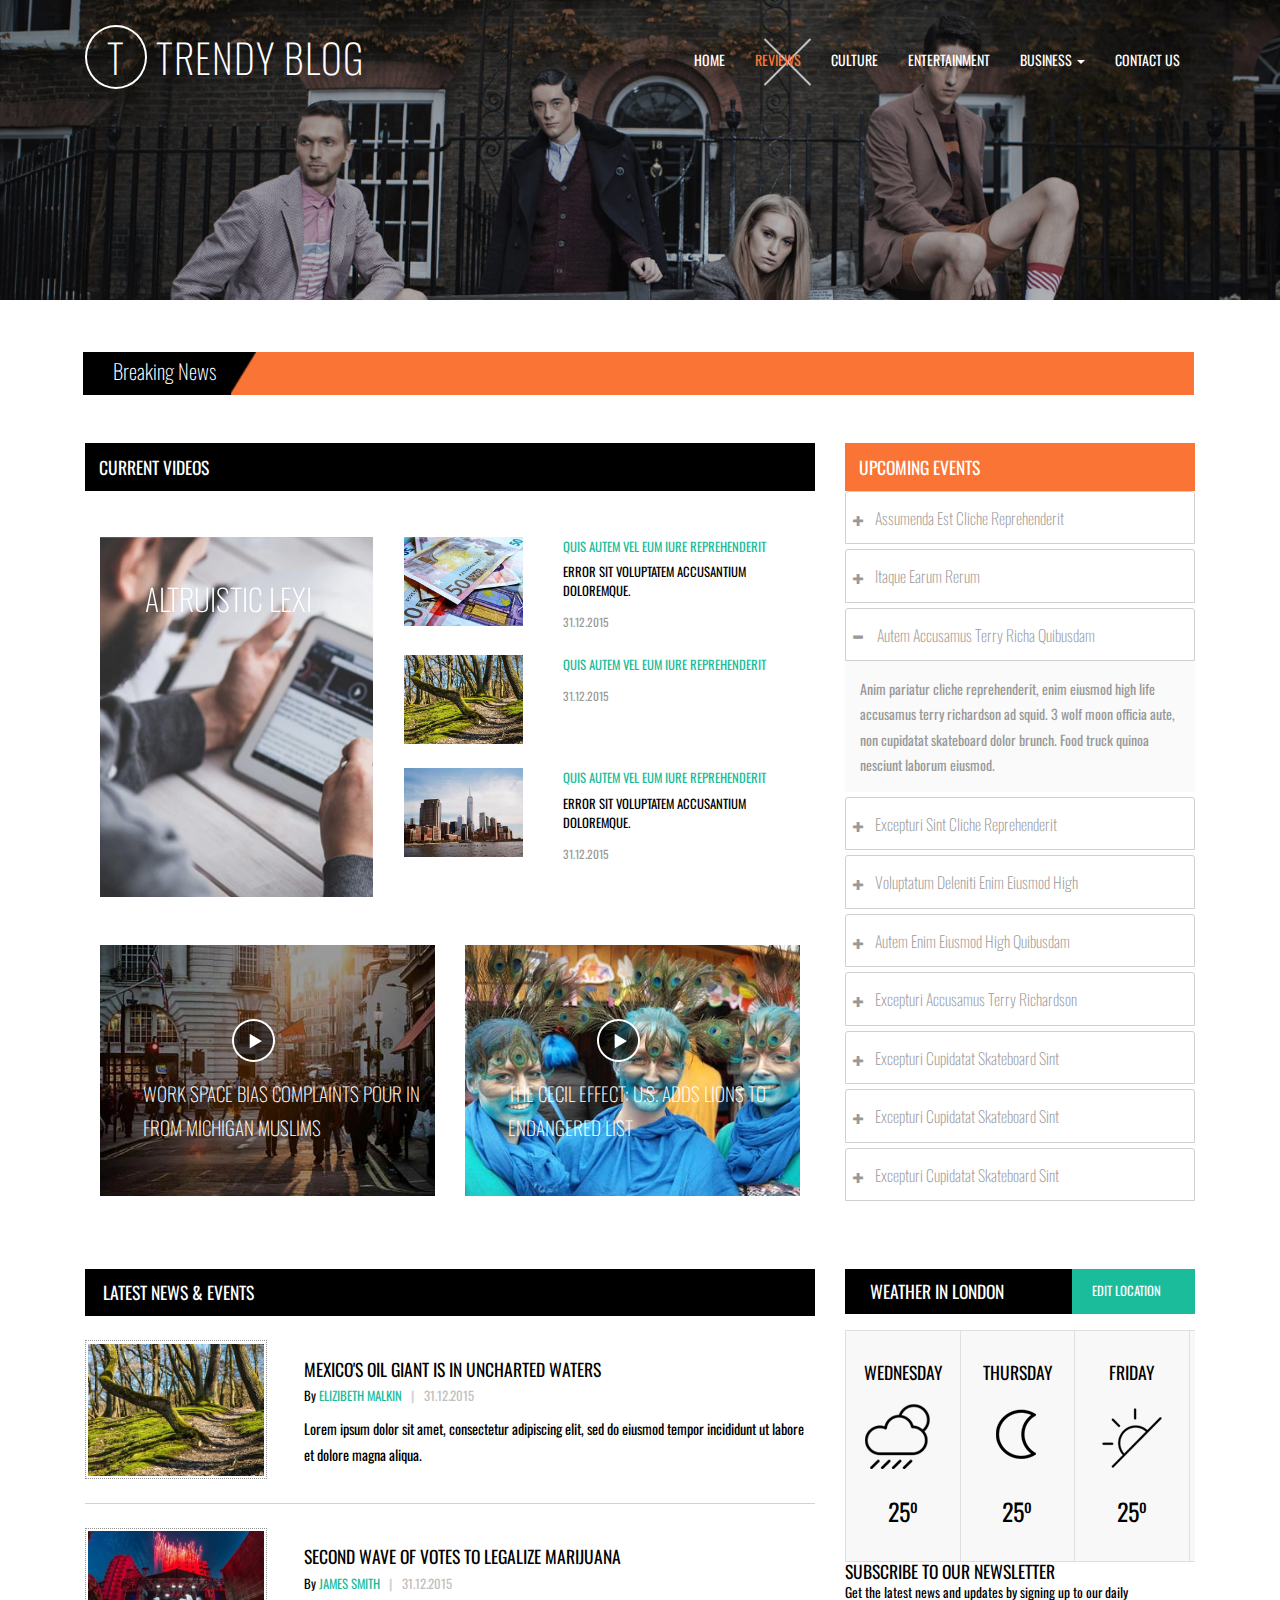
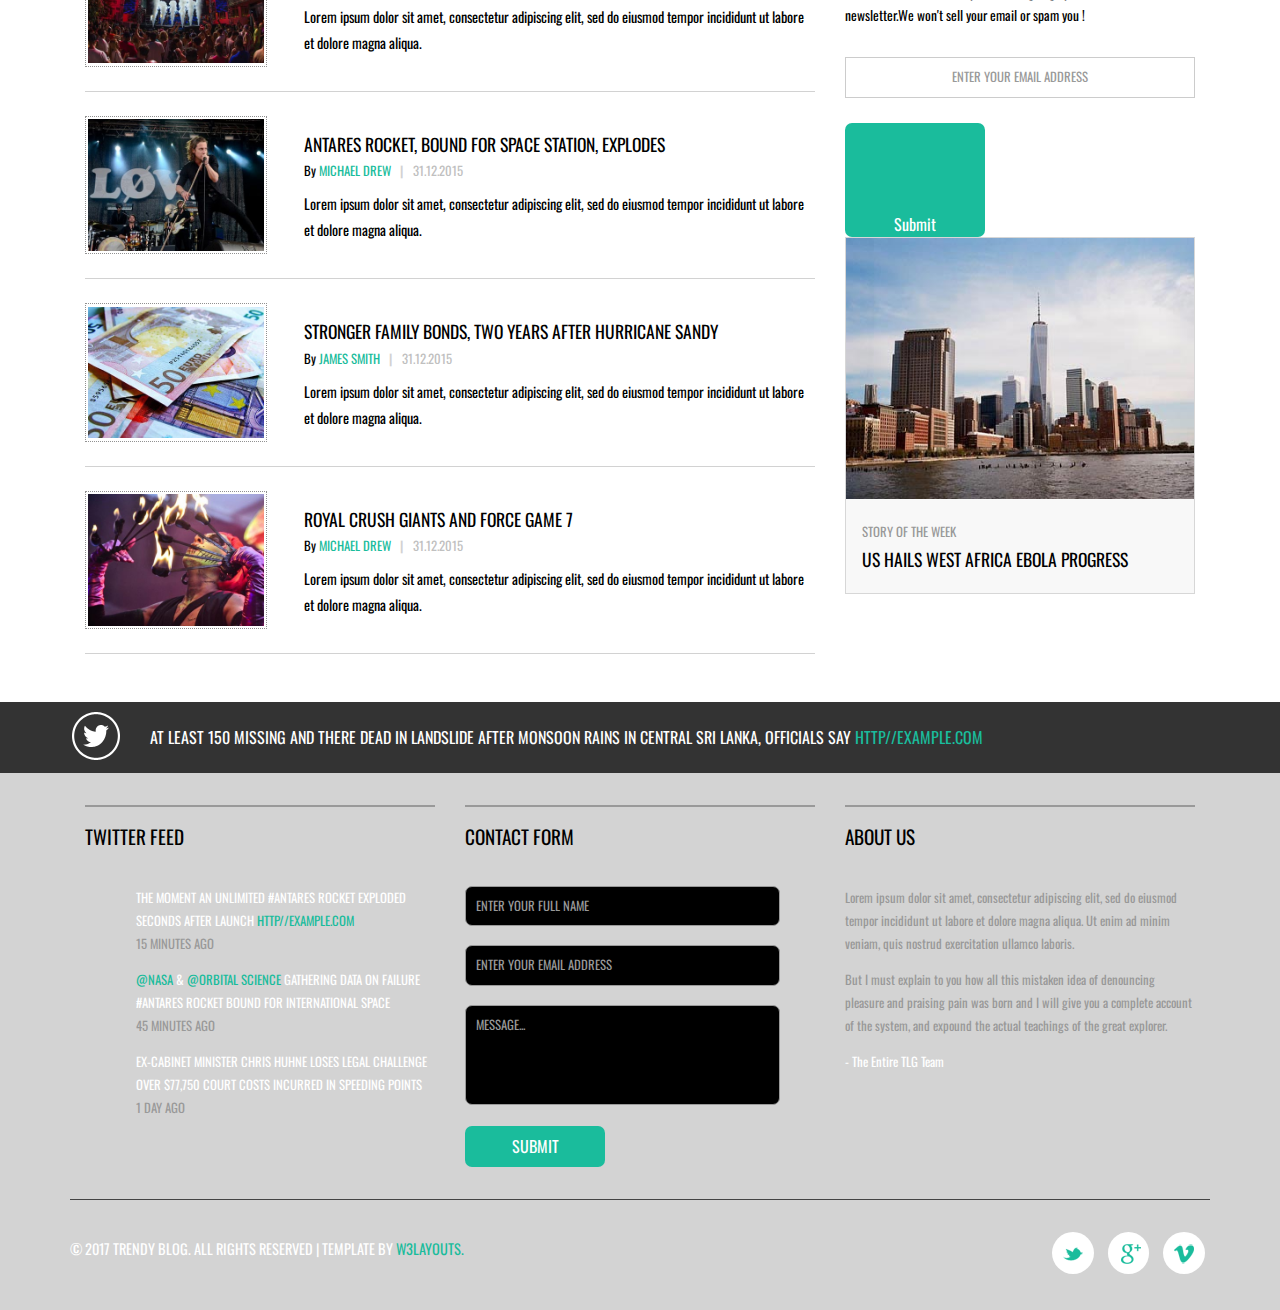
<file: events.html>
<!--
Author: W3layouts
Author URL: http://w3layouts.com
License: Creative Commons Attribution 3.0 Unported
License URL: http://creativecommons.org/licenses/by/3.0/
-->
<!DOCTYPE HTML>
<html>
<head>
<title>Trendy Blog a Blogging Category Bootstrap Responsive Website Template| News & Events :: w3layouts</title>
<meta name="viewport" content="width=device-width, initial-scale=1">
<meta http-equiv="Content-Type" content="text/html; charset=utf-8" />
<meta name="keywords" content="Trendy Blog Responsive web template, Bootstrap Web Templates, Flat Web Templates, Android Compatible web template, 
Smartphone Compatible web template, free webdesigns for Nokia, Samsung, LG, SonyEricsson, Motorola web design" />
<script type="application/x-javascript"> addEventListener("load", function() { setTimeout(hideURLbar, 0); }, false); function hideURLbar(){ window.scrollTo(0,1); } </script>
<!-- Custom Theme files -->
<link href="css/bootstrap.css" rel="stylesheet" type="text/css" media="all" />
<link href="css/style.css" rel="stylesheet" type="text/css" media="all" />
<!-- js -->
<script src="js/jquery-1.11.1.min.js"></script>
<!-- //js -->
<link href='//fonts.googleapis.com/css?family=Oswald:400,300,700' rel='stylesheet' type='text/css'>
</head>

<body>
<!-- banner -->
	<div class="banner1">
		<div class="banner-info1">
			<div class="container">
				<nav class="navbar navbar-default">
					<!-- Brand and toggle get grouped for better mobile display -->
					<div class="navbar-header">
					  <button type="button" class="navbar-toggle collapsed" data-toggle="collapse" data-target="#bs-example-navbar-collapse-1">
						<span class="sr-only">Toggle navigation</span>
						<span class="icon-bar"></span>
						<span class="icon-bar"></span>
						<span class="icon-bar"></span>
					  </button>
						<div class="logo">
							<a class="navbar-brand" href="index.html"><span>T</span> Trendy Blog</a>
						</div>
					</div>

					<!-- Collect the nav links, forms, and other content for toggling -->
					<div class="collapse navbar-collapse nav-wil" id="bs-example-navbar-collapse-1">
						<ul class="nav navbar-nav cl-effect-18" id="cl-effect-18">
							<li><a href="index.html" class="effect1">Home</a></li>
							<li class="act"><a class="active" href="events.html">Reviews</a></li>
							<li><a href="breaking.html">Culture</a></li>
							<li><a href="entertainment.html">Entertainment</a></li>
							<li role="presentation" class="dropdown">
								<a class="dropdown-toggle" data-toggle="dropdown" href="#" role="button" aria-haspopup="true" aria-expanded="false">
								  Business <span class="caret"></span>
								</a>
								<ul class="dropdown-menu">
								  <li><a href="short-codes.html">Short-Codes</a></li>
								  <li><a href="icons.html">Icons</a></li>
								 
								</ul>
							</li>
							<li><a href="contact.html">Contact Us</a></li>
						</ul>
					</div><!-- /.navbar-collapse -->	
					
				</nav>
			</div>
		</div>
	</div>
<!-- //banner -->
<!-- news-and-events -->
	<div class="news-and-events">
		<div class="container">
			<div class="move-text">
				<div class="breaking_news">
					<h2>Breaking News</h2>
				</div>
				<div class="marquee">
					<div class="marquee1"><a class="breaking" href="single.html">A 5-year-old boy who recently returned to the U.S from Ebola-stricken West Africa is under observation after experiencing a fever.</a></div>
					<div class="marquee2"><a class="breaking" href="single.html">The surprisingly successful president of the Philippines and peacemaking in the Philippines: Shaking it all up.</a></div>
					<div class="clearfix"></div>
				</div>
				<div class="clearfix"></div>
				<script type="text/javascript" src="js/jquery.marquee.js"></script>
				<script>
				  $('.marquee').marquee({ pauseOnHover: true });
				  //@ sourceURL=pen.js
				</script>
			</div>
			<div class="upcoming-events-grids">
				<div class="col-md-8 upcoming-events-left">
					<h3>Current videos</h3>
					<div class="gallery">
						<div class="col-md-5 gallery-left">
							<div class="grid">
								<figure class="effect-lexi">
									<img src="images/21.jpg" alt="" class="img-responsive" />
									<figcaption>
										<h2>Altruistic <span>Lexi</span></h2>
										<p>Each and every friend is special. Lexi won't hide a single cookie.</p>
									</figcaption>			
								</figure>
							</div>
						</div>
						<div class="col-md-7 gallery-right">
							<div class="gallery-right1">
								<div class="gallery-right1-left">
									<img src="images/12.jpg" alt=" " class="img-responsive" />
								</div>
								<div class="gallery-right1-right">
									<p><a href="single.html">Quis autem vel eum iure reprehenderit</a><i>Error sit voluptatem accusantium doloremque.</i><span>31.12.2015</span></p>
								</div>
								<div class="clearfix"> </div>
							</div>
							<div class="gallery-right1">
								<div class="gallery-right1-left">
									<img src="images/16.jpg" alt=" " class="img-responsive" />
								</div>
								<div class="gallery-right1-right">
									<p><a href="single.html">Quis autem vel eum iure reprehenderit</a><span>31.12.2015</span></p>
								</div>
								<div class="clearfix"> </div>
							</div>
							<div class="gallery-right1">
								<div class="gallery-right1-left">
									<img src="images/18.jpg" alt=" " class="img-responsive" />
								</div>
								<div class="gallery-right1-right">
									<p><a href="single.html">Quis autem vel eum iure reprehenderit</a><i>Error sit voluptatem accusantium doloremque.</i><span>31.12.2015</span></p>
								</div>
								<div class="clearfix"> </div>
							</div>
						</div>
						<div class="clearfix"> </div>
					</div>
					<div class="upcoming-events-left-grids">
						<div class="col-md-6 upcoming-events-left1">
							<div class="upcoming-events-left11">
								<img src="images/19.jpg" alt=" " class="img-responsive" />
								<a class="play-icon popup-with-zoom-anim" href="#small-dialog">
										<i> </i>
								</a>
								<div class="news-eve">
									<h4>work space bias complaints pour in from michigan Muslims</h4>
								</div>
								<div id="small-dialog" class="mfp-hide">
									<iframe src="https://player.vimeo.com/video/994474" width="500" height="278" frameborder="0" webkitallowfullscreen mozallowfullscreen allowfullscreen></iframe>
								</div>
							</div>
						</div>
						<div class="col-md-6 upcoming-events-left2">
							<div class="upcoming-events-left11">
								<img src="images/20.jpg" alt=" " class="img-responsive" />
								<a class="play-icon popup-with-zoom-anim" href="#small-dialog">
										<i> </i>
								</a>
								<div class="news-eve">
									<h4>the Cecil effect: U.S. adds lions to endangered list</h4>
								</div>
								<div id="small-dialog" class="mfp-hide">
									<iframe src="https://player.vimeo.com/video/994474" width="500" height="278" frameborder="0" webkitallowfullscreen mozallowfullscreen allowfullscreen></iframe>
								</div>
							</div>
						</div>
						<div class="clearfix"> </div>
							<!-- pop-up-box -->
													<script type="text/javascript" src="js/modernizr.custom.min.js"></script>    
													<link href="css/popuo-box.css" rel="stylesheet" type="text/css" media="all" />
													<script src="js/jquery.magnific-popup.js" type="text/javascript"></script>
												<!--//pop-up-box -->
												<script>
													$(document).ready(function() {
													$('.popup-with-zoom-anim').magnificPopup({
														type: 'inline',
														fixedContentPos: false,
														fixedBgPos: true,
														overflowY: 'auto',
														closeBtnInside: true,
														preloader: false,
														midClick: true,
														removalDelay: 300,
														mainClass: 'my-mfp-zoom-in'
													});
																													
													});
												</script>
					</div>
				</div>
				<div class="col-md-4 upcoming-events-right">
					<h3>upcoming events</h3>
					<div class="banner-bottom-video-grid-left">
							<div class="panel-group" id="accordion" role="tablist" aria-multiselectable="true">
							  <div class="panel panel-default">
								<div class="panel-heading" role="tab" id="headingOne">
								  <h4 class="panel-title">
									<a class="pa_italic collapsed" role="button" data-toggle="collapse" data-parent="#accordion" href="#collapseOne" aria-expanded="true" aria-controls="collapseOne">
									  <span class="glyphicon glyphicon-plus" aria-hidden="true"></span><i class="glyphicon glyphicon-minus" aria-hidden="true"></i>assumenda est cliche reprehenderit
									</a>
								  </h4>
								</div>
								<div id="collapseOne" class="panel-collapse collapse" role="tabpanel" aria-labelledby="headingOne" style="height: 0px;">
								  <div class="panel-body">
									Anim pariatur cliche reprehenderit, enim eiusmod high life accusamus terry richardson ad squid. 3 wolf moon officia aute, non cupidatat skateboard dolor brunch. Food truck quinoa nesciunt laborum eiusmod.
								  </div>
								</div>
							  </div>
							  <div class="panel panel-default">
								<div class="panel-heading" role="tab" id="headingTwo">
								  <h4 class="panel-title">
									<a class="pa_italic collapsed" role="button" data-toggle="collapse" data-parent="#accordion" href="#collapseTwo" aria-expanded="false" aria-controls="collapseTwo">
									  <span class="glyphicon glyphicon-plus" aria-hidden="true"></span><i class="glyphicon glyphicon-minus" aria-hidden="true"></i>Itaque earum rerum
									</a>
								  </h4>
								</div>
								<div id="collapseTwo" class="panel-collapse collapse" role="tabpanel" aria-labelledby="headingTwo" style="height: 0px;">
								   <div class="panel-body">
									Anim pariatur cliche reprehenderit, enim eiusmod high life accusamus terry richardson ad squid. 3 wolf moon officia aute, non cupidatat skateboard dolor brunch. Food truck quinoa nesciunt laborum eiusmod.
								  </div>
								</div>
							  </div>
							  <div class="panel panel-default">
								<div class="panel-heading" role="tab" id="headingThree">
								  <h4 class="panel-title">
									<a class="pa_italic" role="button" data-toggle="collapse" data-parent="#accordion" href="#collapseThree" aria-expanded="false" aria-controls="collapseThree">
									  <span class="glyphicon glyphicon-plus" aria-hidden="true"></span><i class="glyphicon glyphicon-minus" aria-hidden="true"></i>autem accusamus terry richa quibusdam
									</a>
								  </h4>
								</div>
								<div id="collapseThree" class="panel-collapse collapse in" role="tabpanel" aria-labelledby="headingThree" style="height: auto;">
								   <div class="panel-body">
									Anim pariatur cliche reprehenderit, enim eiusmod high life accusamus terry richardson ad squid. 3 wolf moon officia aute, non cupidatat skateboard dolor brunch. Food truck quinoa nesciunt laborum eiusmod.
								  </div>
								</div>
							  </div>
							  <div class="panel panel-default">
								<div class="panel-heading" role="tab" id="headingFour">
								  <h4 class="panel-title">
									<a class="pa_italic collapsed" role="button" data-toggle="collapse" data-parent="#accordion" href="#collapseFour" aria-expanded="false" aria-controls="collapseFour">
									  <span class="glyphicon glyphicon-plus" aria-hidden="true"></span><i class="glyphicon glyphicon-minus" aria-hidden="true"></i>excepturi sint cliche reprehenderit
									</a>
								  </h4>
								</div>
								<div id="collapseFour" class="panel-collapse collapse" role="tabpanel" aria-labelledby="headingFour" style="height: 0px;">
								   <div class="panel-body">
									Anim pariatur cliche reprehenderit, enim eiusmod high life accusamus terry richardson ad squid. 3 wolf moon officia aute, non cupidatat skateboard dolor brunch. Food truck quinoa nesciunt laborum eiusmod.
								  </div>
								</div>
							  </div>
							   <div class="panel panel-default">
								<div class="panel-heading" role="tab" id="headingFive">
								  <h4 class="panel-title">
									<a class="pa_italic collapsed" role="button" data-toggle="collapse" data-parent="#accordion" href="#collapseFive" aria-expanded="false" aria-controls="collapseFive">
									  <span class="glyphicon glyphicon-plus" aria-hidden="true"></span><i class="glyphicon glyphicon-minus" aria-hidden="true"></i>voluptatum deleniti enim eiusmod high
									</a>
								  </h4>
								</div>
								<div id="collapseFive" class="panel-collapse collapse" role="tabpanel" aria-labelledby="headingFive" style="height: 0px;">
								   <div class="panel-body">
									Anim pariatur cliche reprehenderit, enim eiusmod high life accusamus terry richardson ad squid. 3 wolf moon officia aute, non cupidatat skateboard dolor brunch. Food truck quinoa nesciunt laborum eiusmod.
								  </div>
								</div>
							  </div>
							   <div class="panel panel-default">
								<div class="panel-heading" role="tab" id="headingSix">
								  <h4 class="panel-title">
									<a class="pa_italic collapsed" role="button" data-toggle="collapse" data-parent="#accordion" href="#collapseSix" aria-expanded="false" aria-controls="collapseSix">
									  <span class="glyphicon glyphicon-plus" aria-hidden="true"></span><i class="glyphicon glyphicon-minus" aria-hidden="true"></i>autem enim eiusmod high quibusdam
									</a>
								  </h4>
								</div>
								<div id="collapseSix" class="panel-collapse collapse" role="tabpanel" aria-labelledby="headingSix" style="height: 0px;">
								   <div class="panel-body">
									Anim pariatur cliche reprehenderit, enim eiusmod high life accusamus terry richardson ad squid. 3 wolf moon officia aute, non cupidatat skateboard dolor brunch. Food truck quinoa nesciunt laborum eiusmod.
								  </div>
								</div>
							  </div>
							  <div class="panel panel-default">
								<div class="panel-heading" role="tab" id="headingSeven">
								  <h4 class="panel-title">
									<a class="pa_italic collapsed" role="button" data-toggle="collapse" data-parent="#accordion" href="#collapseSeven" aria-expanded="false" aria-controls="collapseSeven">
									  <span class="glyphicon glyphicon-plus" aria-hidden="true"></span><i class="glyphicon glyphicon-minus" aria-hidden="true"></i>excepturi accusamus terry richardson
									</a>
								  </h4>
								</div>
								<div id="collapseSeven" class="panel-collapse collapse" role="tabpanel" aria-labelledby="headingSeven">
								   <div class="panel-body">
									Anim pariatur cliche reprehenderit, enim eiusmod high life accusamus terry richardson ad squid. 3 wolf moon officia aute, non cupidatat skateboard dolor brunch. Food truck quinoa nesciunt laborum eiusmod.
								  </div>
								</div>
							  </div>
							  <div class="panel panel-default">
								<div class="panel-heading" role="tab" id="headingEight">
								  <h4 class="panel-title">
									<a class="pa_italic collapsed" role="button" data-toggle="collapse" data-parent="#accordion" href="#collapseEight" aria-expanded="false" aria-controls="collapseEight">
									  <span class="glyphicon glyphicon-plus" aria-hidden="true"></span><i class="glyphicon glyphicon-minus" aria-hidden="true"></i>excepturi cupidatat skateboard sint
									</a>
								  </h4>
								</div>
								<div id="collapseEight" class="panel-collapse collapse" role="tabpanel" aria-labelledby="headingEight">
								   <div class="panel-body">
									Anim pariatur cliche reprehenderit, enim eiusmod high life accusamus terry richardson ad squid. 3 wolf moon officia aute, non cupidatat skateboard dolor brunch. Food truck quinoa nesciunt laborum eiusmod.
								  </div>
								</div>
							  </div>
							  <div class="panel panel-default">
								<div class="panel-heading" role="tab" id="headingNine">
								  <h4 class="panel-title">
									<a class="pa_italic collapsed" role="button" data-toggle="collapse" data-parent="#accordion" href="#collapseNine" aria-expanded="false" aria-controls="collapseNine">
									  <span class="glyphicon glyphicon-plus" aria-hidden="true"></span><i class="glyphicon glyphicon-minus" aria-hidden="true"></i>excepturi cupidatat skateboard sint
									</a>
								  </h4>
								</div>
								<div id="collapseNine" class="panel-collapse collapse" role="tabpanel" aria-labelledby="headingNine">
								   <div class="panel-body">
									Anim pariatur cliche reprehenderit, enim eiusmod high life accusamus terry richardson ad squid. 3 wolf moon officia aute, non cupidatat skateboard dolor brunch. Food truck quinoa nesciunt laborum eiusmod.
								  </div>
								</div>
							  </div>
							  <div class="panel panel-default">
								<div class="panel-heading" role="tab" id="headingTen">
								  <h4 class="panel-title">
									<a class="pa_italic collapsed" role="button" data-toggle="collapse" data-parent="#accordion" href="#collapseTen" aria-expanded="false" aria-controls="collapseTen">
									  <span class="glyphicon glyphicon-plus" aria-hidden="true"></span><i class="glyphicon glyphicon-minus" aria-hidden="true"></i>excepturi cupidatat skateboard sint
									</a>
								  </h4>
								</div>
								<div id="collapseTen" class="panel-collapse collapse" role="tabpanel" aria-labelledby="headingTen">
								   <div class="panel-body">
									Anim pariatur cliche reprehenderit, enim eiusmod high life accusamus terry richardson ad squid. 3 wolf moon officia aute, non cupidatat skateboard dolor brunch. Food truck quinoa nesciunt laborum eiusmod.
								  </div>
								</div>
							  </div>
							</div>
					</div>
				</div>
				<div class="clearfix"> </div>
			</div>
				<div class="news">
					<div class="news-grids">
						<div class="col-md-8 news-grid-left">
							<h3>latest news & events</h3>
							<ul>
								<li>
									<div class="news-grid-left1">
										<img src="images/16.jpg" alt=" " class="img-responsive" />
									</div>
									<div class="news-grid-right1">
										<h4><a href="single.html">Mexico's oil giant is in uncharted waters</a></h4>
										<h5>By <a href="#">Elizibeth Malkin</a> <label>|</label> <i>31.12.2015</i></h5>
										<p>Lorem ipsum dolor sit amet, consectetur adipiscing elit, sed do eiusmod tempor incididunt ut labore et dolore magna aliqua.</p>
									</div>
									<div class="clearfix"> </div>
								</li>
								<li>
									<div class="news-grid-left1">
										<img src="images/17.jpg" alt=" " class="img-responsive" />
									</div>
									<div class="news-grid-right1">
										<h4><a href="single.html">second wave of votes to legalize marijuana</a></h4>
										<h5>By <a href="#">james smith</a> <label>|</label> <i>31.12.2015</i></h5>
										<p>Lorem ipsum dolor sit amet, consectetur adipiscing elit, sed do eiusmod tempor incididunt ut labore et dolore magna aliqua.</p>
									</div>
									<div class="clearfix"> </div>
								</li>
								<li>
									<div class="news-grid-left1">
										<img src="images/13.jpg" alt=" " class="img-responsive" />
									</div>
									<div class="news-grid-right1">
										<h4><a href="single.html">Antares rocket, bound for space station, explodes</a></h4>
										<h5>By <a href="#">Michael Drew</a> <label>|</label> <i>31.12.2015</i></h5>
										<p>Lorem ipsum dolor sit amet, consectetur adipiscing elit, sed do eiusmod tempor incididunt ut labore et dolore magna aliqua.</p>
									</div>
									<div class="clearfix"> </div>
								</li>
								<li>
									<div class="news-grid-left1">
										<img src="images/12.jpg" alt=" " class="img-responsive" />
									</div>
									<div class="news-grid-right1">
										<h4><a href="single.html">stronger family bonds, two years after hurricane sandy</a></h4>
										<h5>By <a href="#">james smith</a> <label>|</label> <i>31.12.2015</i></h5>
										<p>Lorem ipsum dolor sit amet, consectetur adipiscing elit, sed do eiusmod tempor incididunt ut labore et dolore magna aliqua.</p>
									</div>
									<div class="clearfix"> </div>
								</li>
								<li>
									<div class="news-grid-left1">
										<img src="images/15.jpg" alt=" " class="img-responsive" />
									</div>
									<div class="news-grid-right1">
										<h4><a href="single.html">royal crush giants and force game 7</a></h4>
										<h5>By <a href="#">Michael Drew</a> <label>|</label> <i>31.12.2015</i></h5>
										<p>Lorem ipsum dolor sit amet, consectetur adipiscing elit, sed do eiusmod tempor incididunt ut labore et dolore magna aliqua.</p>
									</div>
									<div class="clearfix"> </div>
								</li>
							</ul>
						</div>
						<div class="col-md-4 news-grid-right">
							<div class="news-grid-rght1">
							<!-- Nav tabs -->
							  <ul class="nav nav-tabs" role="tablist">
								<li role="presentation" class="active"><a class="high" href="#home" aria-controls="home" role="tab" data-toggle="tab">weather in London</a></li>
								<li role="presentation"><a href="#profile" aria-controls="profile" role="tab" data-toggle="tab">edit location</a></li>
							  </ul>

							  <!-- Tab panes -->
								<div class="tab-content">
									<div role="tabpanel" class="tab-pane active london" id="home">
										<ul>
											<li>
												<h4>Wednesday</h4>
												<span></span>
											<p>25<sup>o</sup></p>

											</li>
											<li>
												<h4>Thursday</h4>
												<span class="moon"></span>
												<p>25<sup>o</sup></p>

											</li>
											<li>
												<h4>Friday</h4>
												<span class="sun"></span>
												<p>25<sup>o</sup></p>

											</li>
											<div class="clearfix"> </div>
										</ul>
									</div>
									<div role="tabpanel" class="tab-pane" id="profile">
										<iframe src="https://www.google.com/maps/embed?pb=!1m18!1m12!1m3!1d26359652.109742895!2d-113.72446020222534!3d36.24602872499641!2m3!1f0!2f0!3f0!3m2!1i1024!2i768!4f13.1!3m3!1m2!1s0x54eab584e432360b%3A0x1c3bb99243deb742!2sUnited+States!5e0!3m2!1sen!2sin!4v1450786850582" frameborder="0" style="border:0" allowfullscreen></iframe>
									</div>
								</div>
							</div>
							<div class="news-grid-rght2">
								<h3>subscribe to our newsletter</h3>
								<p>Get the latest news and updates by signing up to our daily newsletter.We won't sell your email or spam you !</p>
								<form>
									<input type="text" value="enter your Email address" onfocus="this.value = '';" onblur="if (this.value == '') {this.value = 'enter your Email address';}">
									<input type="submit" value="Submit">
								</form>
							</div>
							<div class="news-grid-rght3">
								<img src="images/18.jpg" alt=" " class="img-responsive" />
								<div class="story">
									<p>story of the week</p>
									<h3><a href="single.html">US hails west Africa Ebola progress</a></h3>
								</div>
							</div>
						</div>
						<div class="clearfix"> </div>
					</div>
				</div>
		</div>
	</div>
<!-- //news-and-events -->
<!-- footer -->
	<div class="footer-top-w3layouts-agile">
		<div class="container">
			<p>at least 150 missing and there dead in landslide after monsoon 
				rains in central Sri Lanka, officials say <a href="#">http//example.com</a></p>
		</div>
	</div>
	<div class="footer">
		<div class="container">
			<div class="footer-grids wthree-agile">
				<div class="col-md-4 footer-grid-left">
					<h3>twitter feed</h3>
					<ul>
						<li><a href="#">the moment an unlimited #antares rocket exploded seconds after launch 
							<i>http//example.com</i></a><span>15 minutes ago</span></li>
						<li><a href="mailto:info@example.com" class="cols">@NASA</a> & <a href="mailto:info@example.com" class="cols">
							@orbital science</a> <a href="#">gathering data on failure #antares rocket bound 
							for international space</a><span>45 minutes ago</span></li>
						<li><a href="#">ex-cabinet minister chris huhne loses legal challenge over $77,750 
							court costs incurred in speeding points</a><span>1 day ago</span></li>
					</ul>
				</div>
				<div class="col-md-4 footer-grid-left">
					<h3>contact form</h3>
					<form>
						<input type="text" value="enter your full name" onfocus="this.value = '';" onblur="if (this.value == '') {this.value = 'enter your full name';}" required="">
						<input type="email" value="enter your email address" onfocus="this.value = '';" onblur="if (this.value == '') {this.value = 'enter your email address';}" required="">
						<textarea onfocus="this.value = '';" onblur="if (this.value == '') {this.value = 'Message...';}" required="">Message...</textarea>
						<input type="submit" value="Submit" >
					</form>
				</div>
				<div class="col-md-4 footer-grid-left">
					<h3>about us</h3>
					<p>Lorem ipsum dolor sit amet, consectetur adipiscing elit, sed do 
						eiusmod tempor incididunt ut labore et dolore magna aliqua. 
						Ut enim ad minim veniam, quis nostrud exercitation ullamco laboris.
						<span>But I must explain to you how all this mistaken idea of denouncing
						pleasure and praising pain was born and I will give you a complete 
						account of the system, and expound the actual teachings of the 
						great explorer.</span>
						<i>- The Entire TLG Team</i></p>
				</div>
				<div class="clearfix"> </div>
			</div>
			<div class="footer-bottom">
				<div class="footer-bottom-left-whtree-agileinfo">
					<p>&copy 2017 Trendy Blog. All rights reserved | Template by <a href="http://w3layouts.com/">W3layouts.</a></p>
				</div>
				<div class="footer-bottom-right-whtree-agileinfo">
					<ul>
						<li><a href="#" class="icon-button twitter"><i class="icon-twitter"></i><span></span></a></li>
						<li><a href="#" class="icon-button google"><i class="icon-google"></i><span></span></a></li>
						<li><a href="#" class="icon-button v"><i class="icon-v"></i><span></span></a></li>
					</ul>
				</div>
				<div class="clearfix"> </div>
			</div>
		</div>
	</div>
<!-- //footer -->
<!-- for bootstrap working -->
	<script src="js/bootstrap.js"></script>
<!-- //for bootstrap working -->
</body>
</html>
</file>
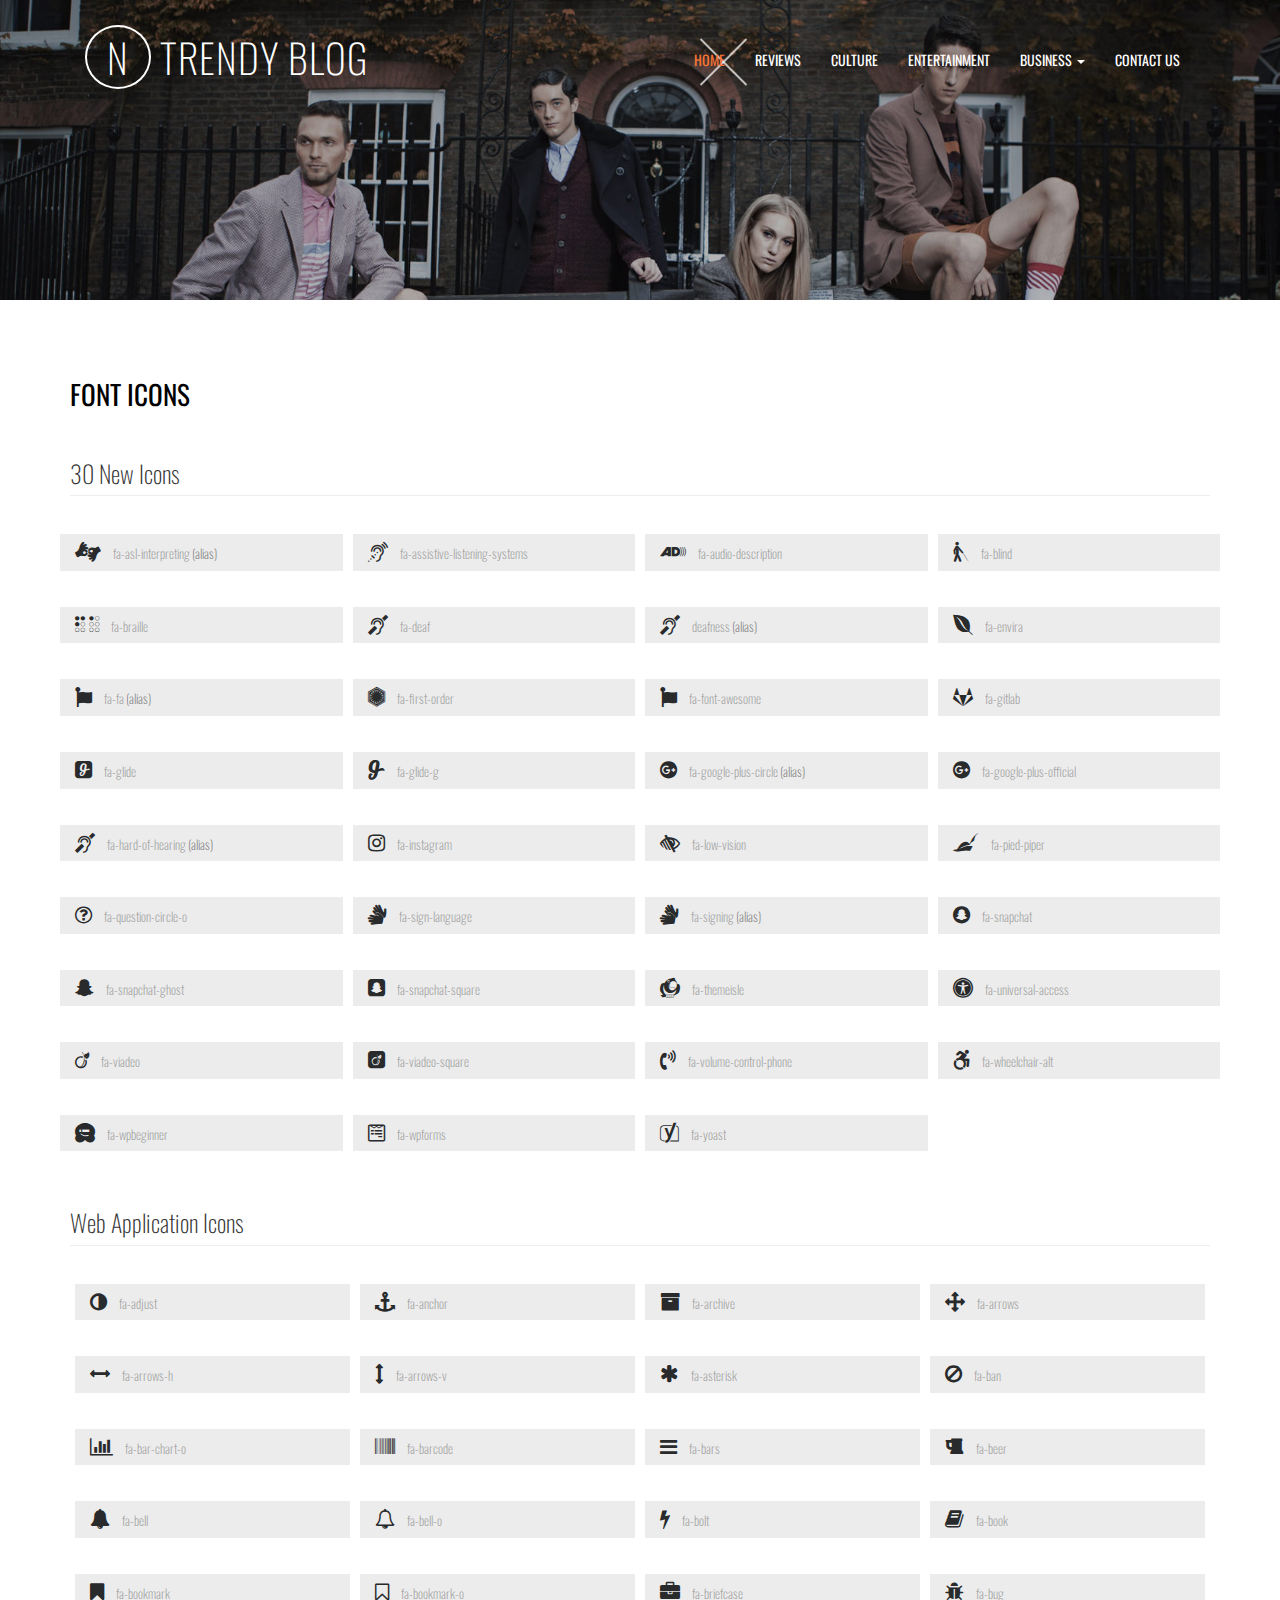
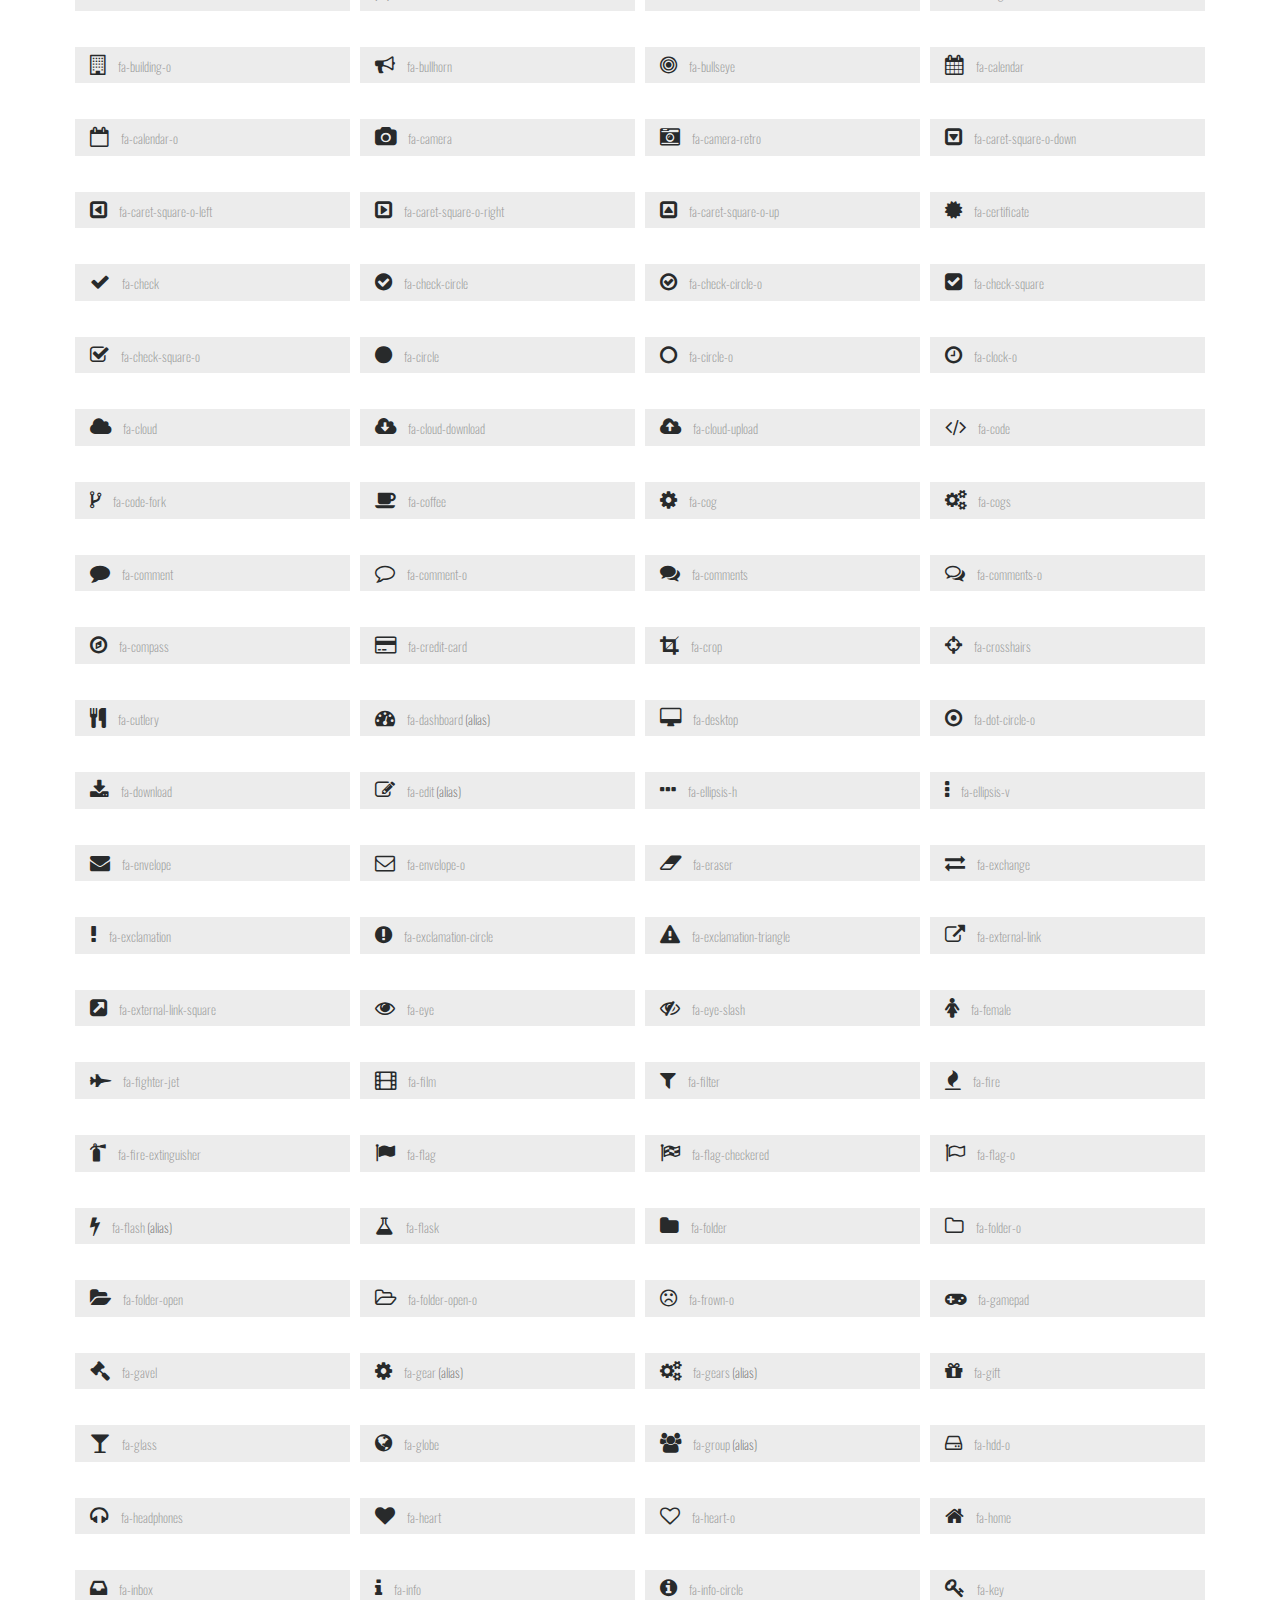
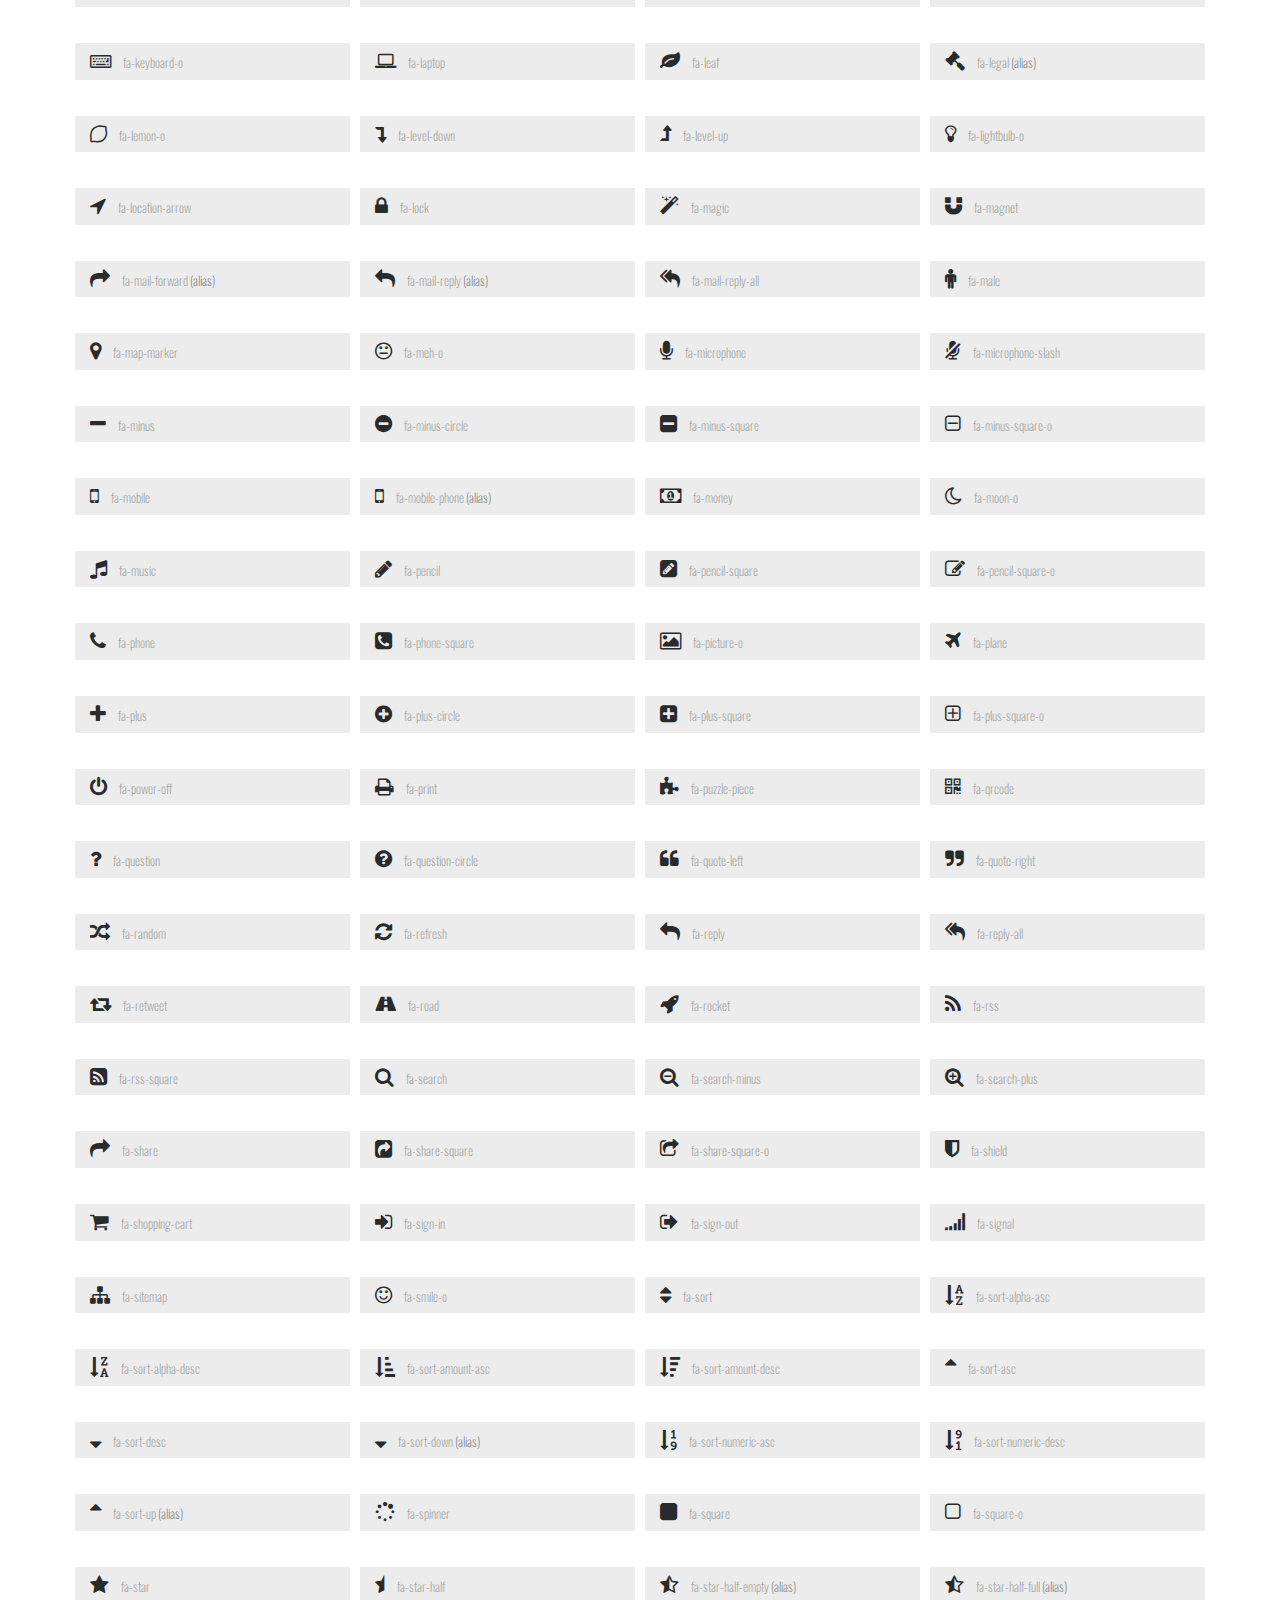
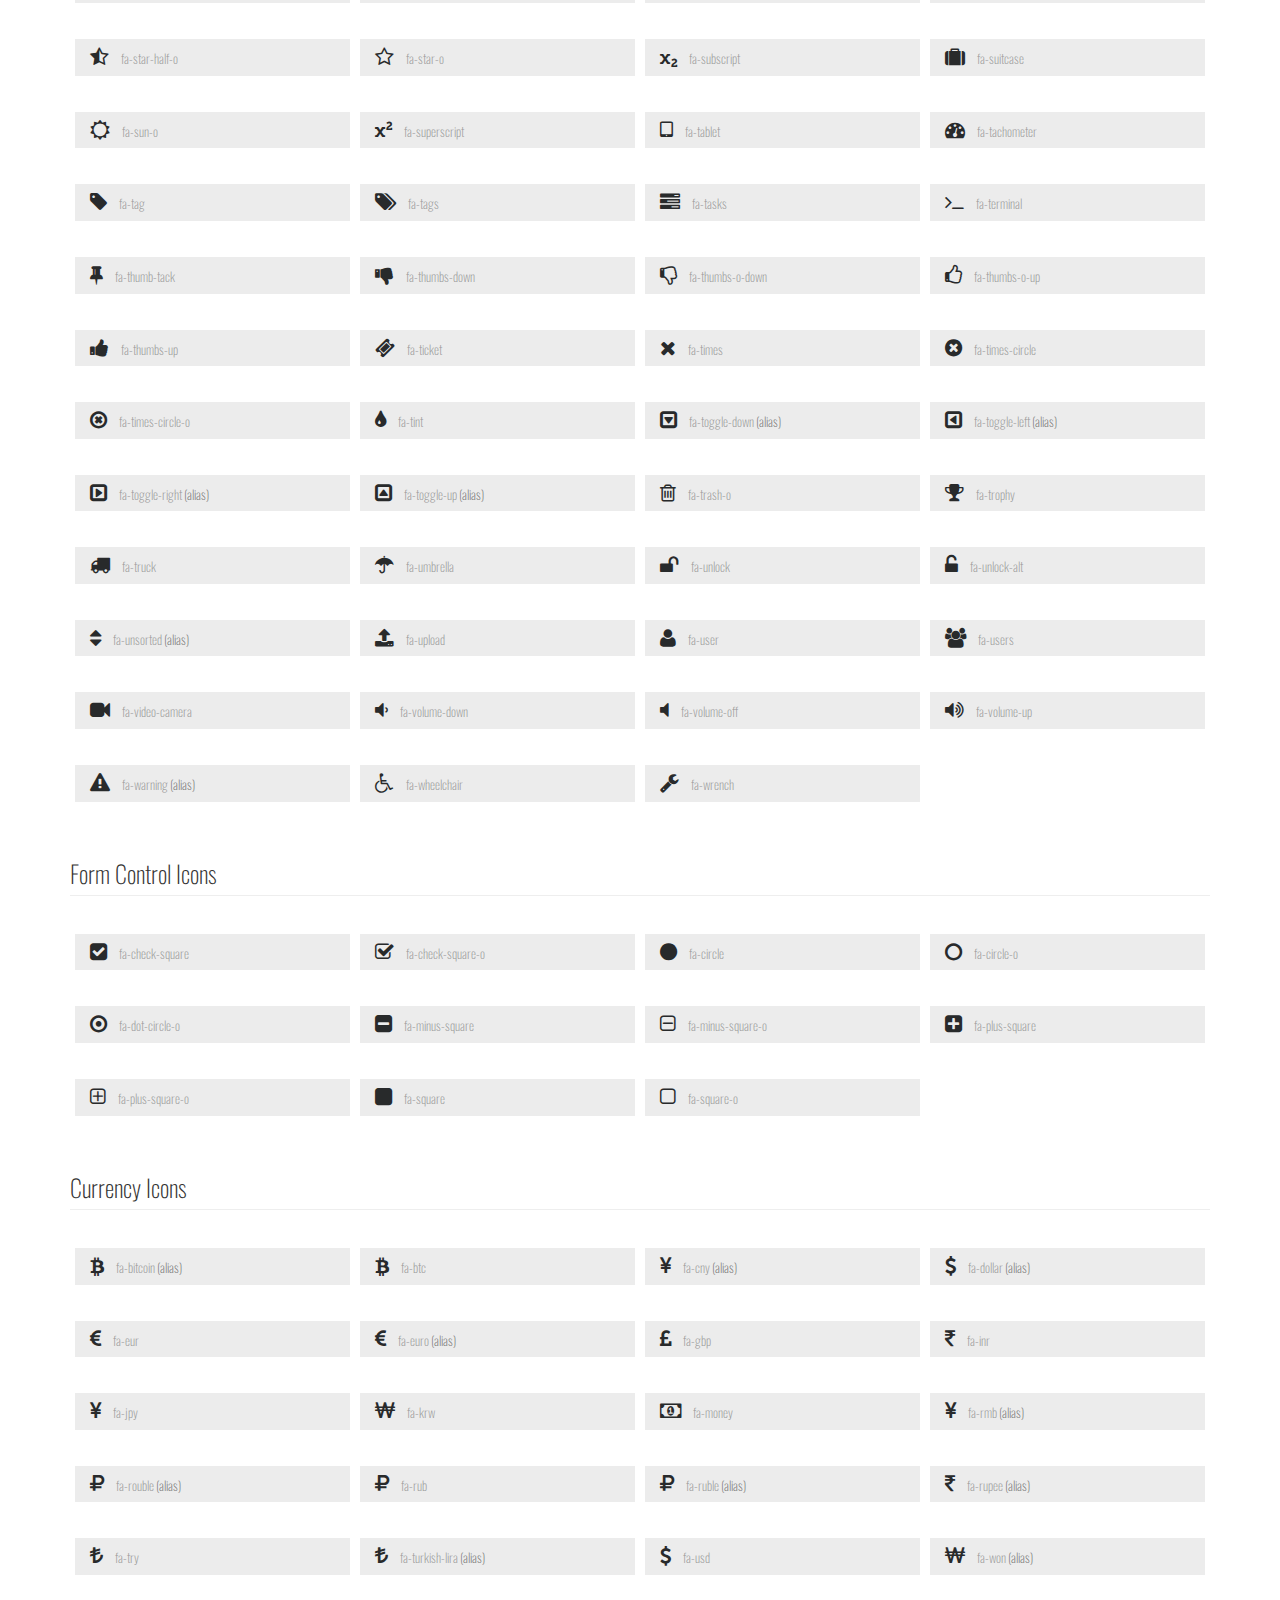
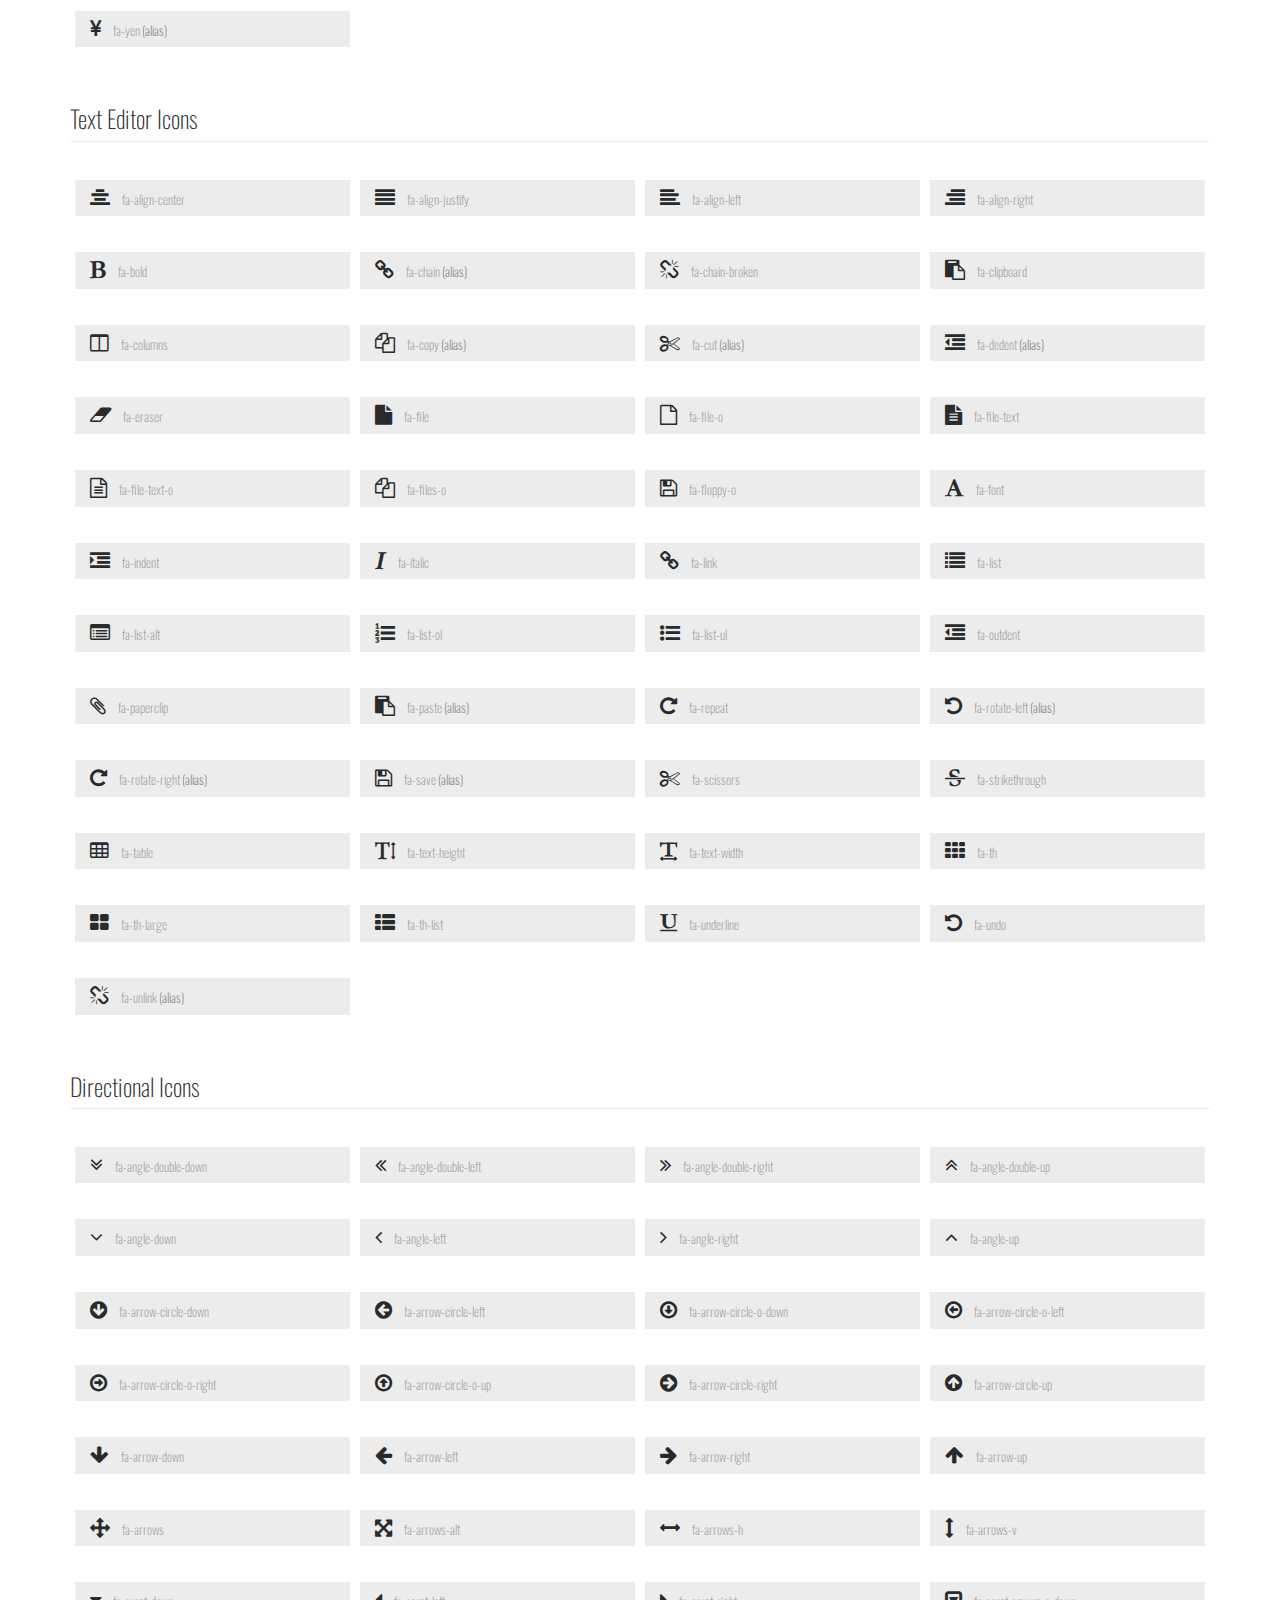
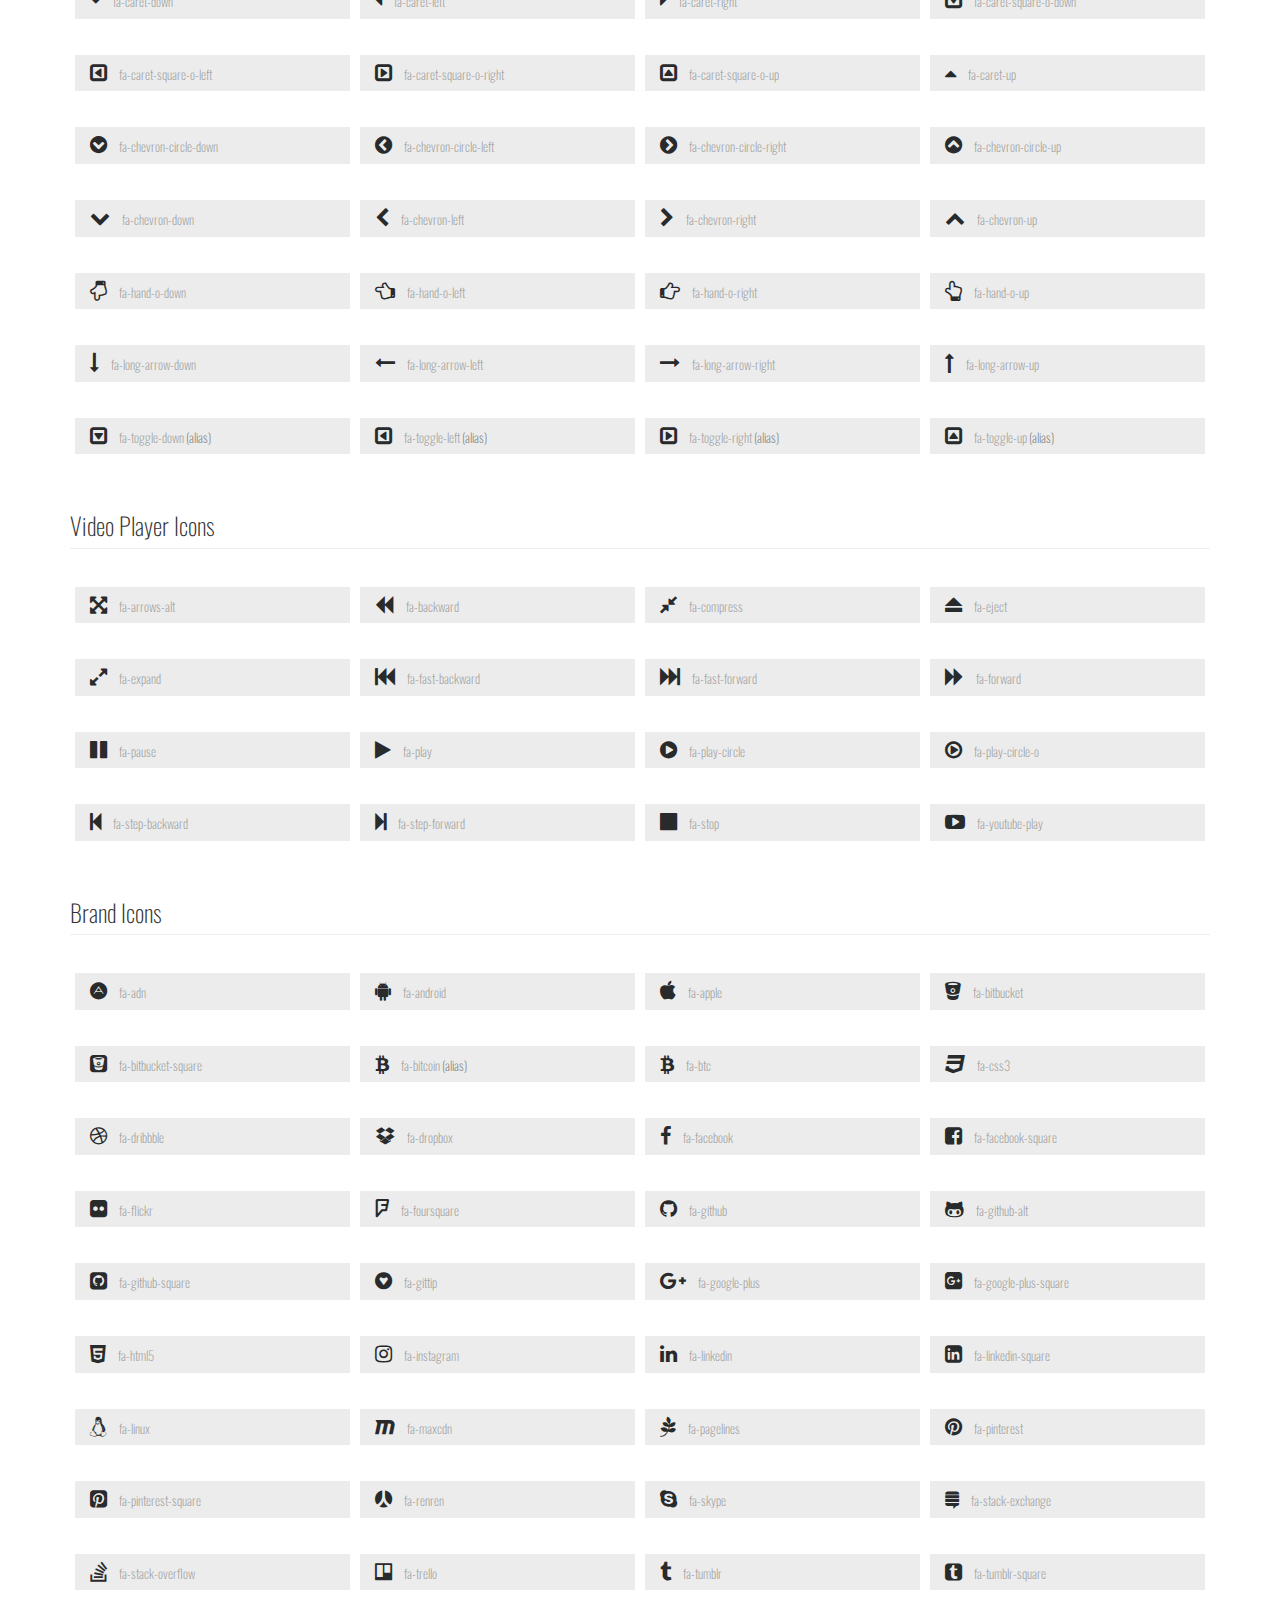
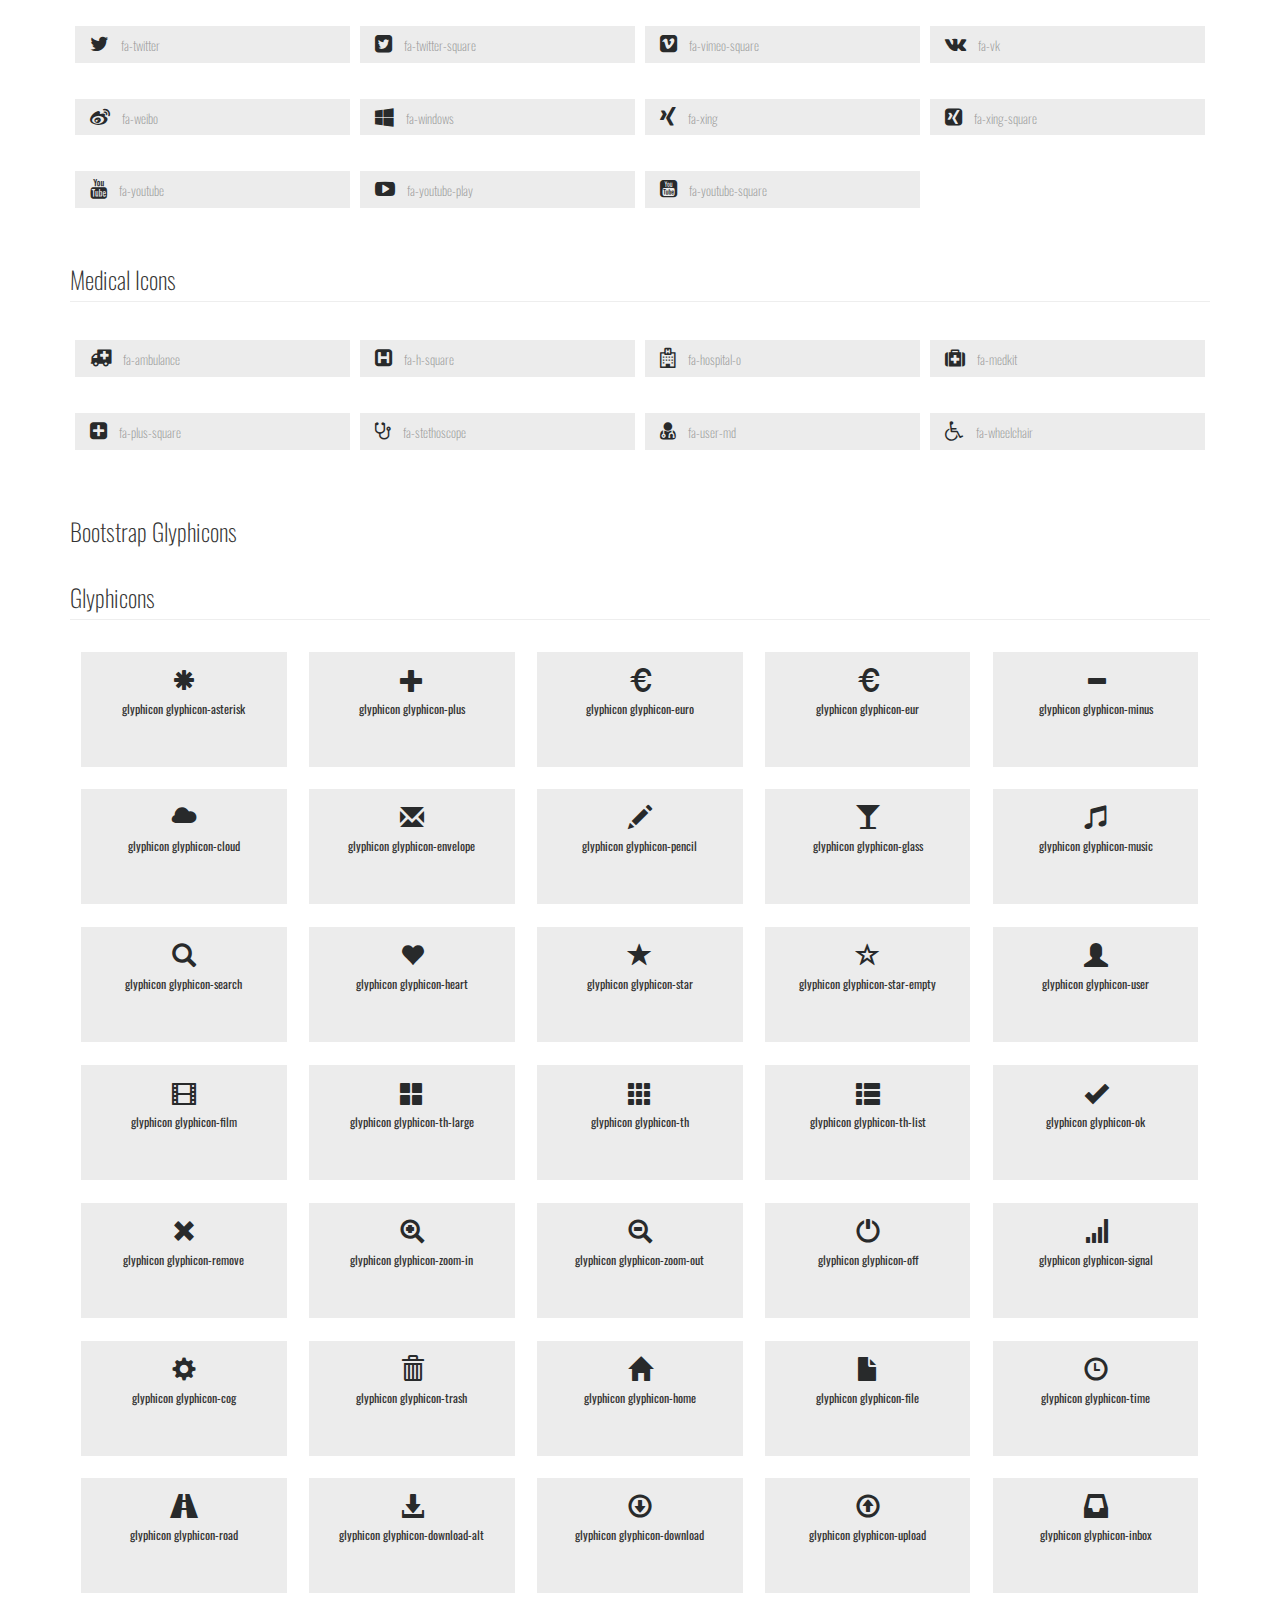
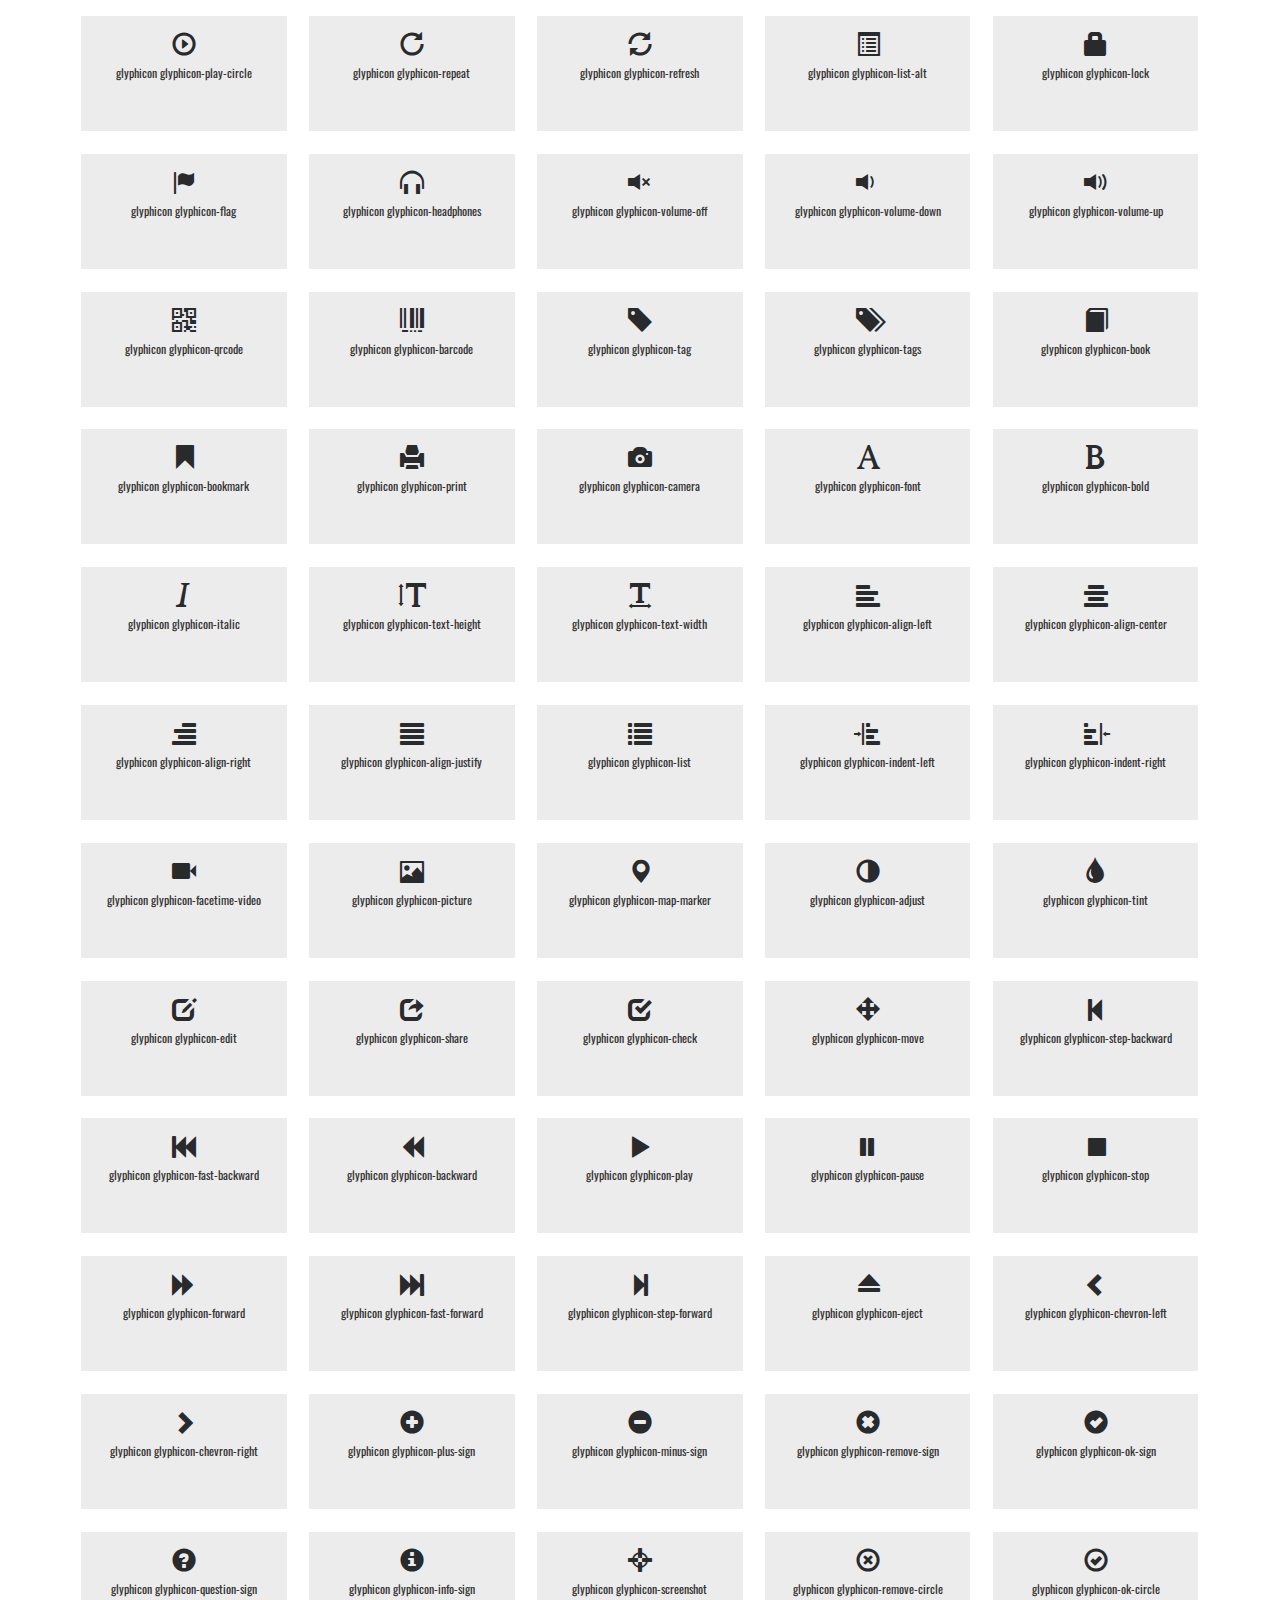
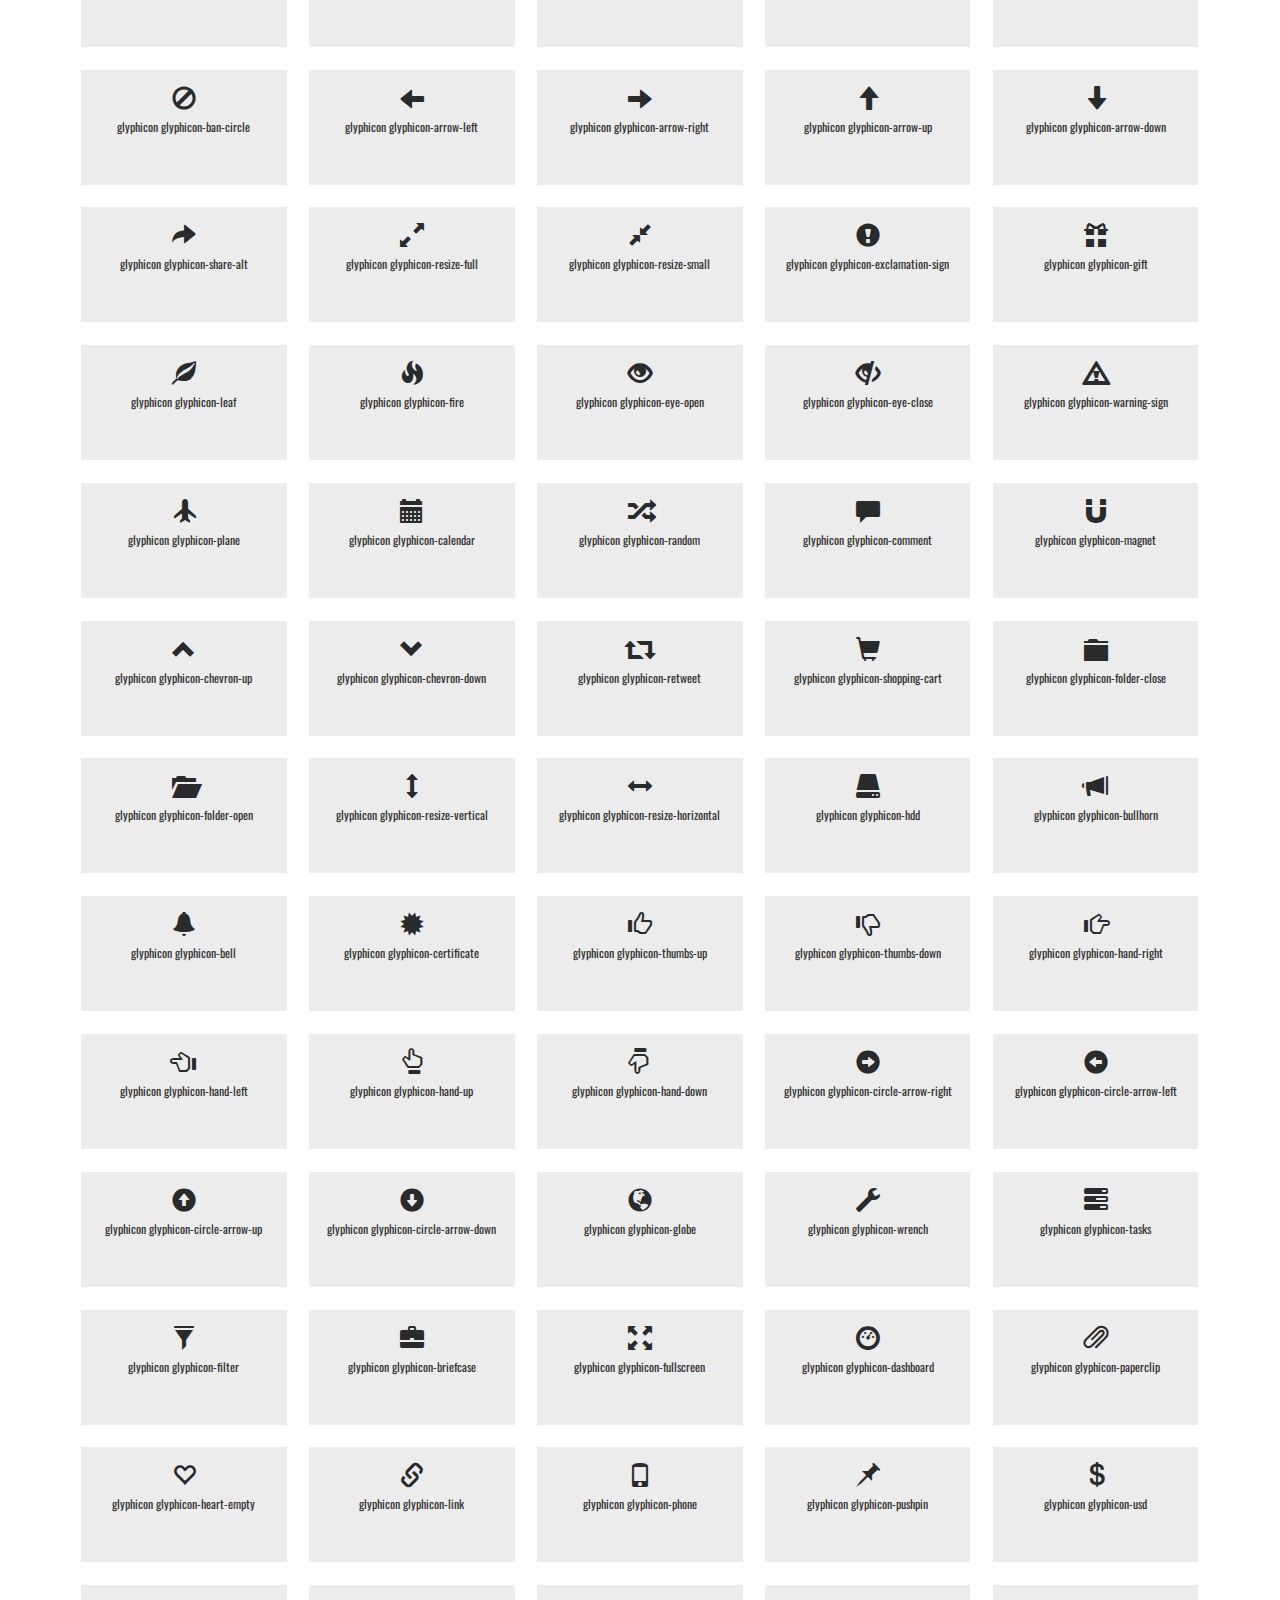
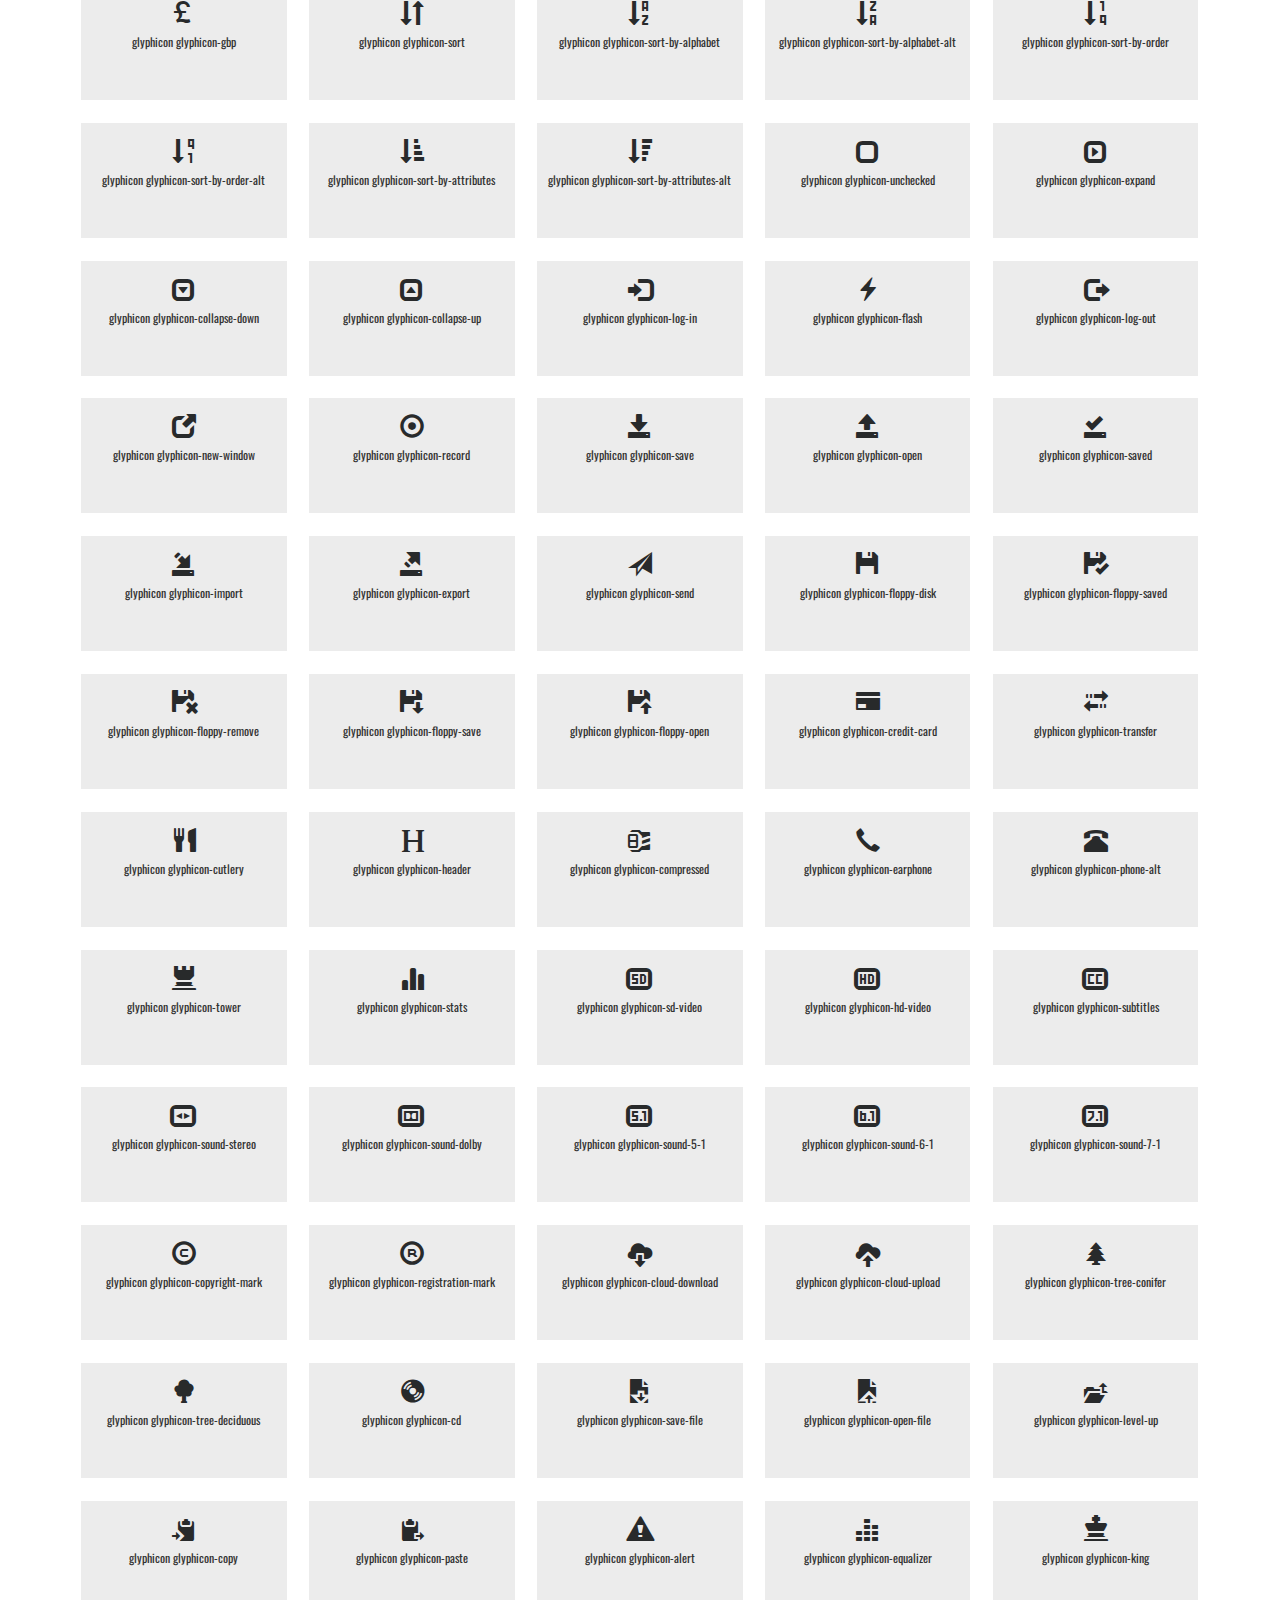
<file: icons.html>
<!--
Author: W3layouts
Author URL: http://w3layouts.com
License: Creative Commons Attribution 3.0 Unported
License URL: http://creativecommons.org/licenses/by/3.0/
-->
<!DOCTYPE HTML>
<html>
<head>
<title>Trendy Blog a Blogging Category Bootstrap Responsive Website Template| Icons :: w3layouts</title>
<meta name="viewport" content="width=device-width, initial-scale=1">
<meta http-equiv="Content-Type" content="text/html; charset=utf-8" />
<meta name="keywords" content="Trendy Blog Responsive web template, Bootstrap Web Templates, Flat Web Templates, Android Compatible web template, 
Smartphone Compatible web template, free webdesigns for Nokia, Samsung, LG, SonyEricsson, Motorola web design" />
<script type="application/x-javascript"> addEventListener("load", function() { setTimeout(hideURLbar, 0); }, false); function hideURLbar(){ window.scrollTo(0,1); } </script>
<!-- Custom Theme files -->
<link href="css/bootstrap.css" rel="stylesheet" type="text/css" media="all" />
<link href="css/style.css" rel="stylesheet" type="text/css" media="all" />
<!-- js -->
<script src="js/jquery-1.11.1.min.js"></script>
<!-- //js -->
<!-- font-awesome icons -->
<link href="css/font-awesome.min.css" rel="stylesheet" type="text/css" media="all">

<!-- //font-awesome icons -->

<link href='//fonts.googleapis.com/css?family=Oswald:400,300,700' rel='stylesheet' type='text/css'>
</head>

<body>
<!-- banner -->
	<div class="banner1">
		<div class="banner-info1">
			<div class="container">
				<nav class="navbar navbar-default">
					<!-- Brand and toggle get grouped for better mobile display -->
					<div class="navbar-header">
					  <button type="button" class="navbar-toggle collapsed" data-toggle="collapse" data-target="#bs-example-navbar-collapse-1">
						<span class="sr-only">Toggle navigation</span>
						<span class="icon-bar"></span>
						<span class="icon-bar"></span>
						<span class="icon-bar"></span>
					  </button>
						<div class="logo">
							<a class="navbar-brand" href="index.html"><span>N</span> Trendy Blog</a>
						</div>
					</div>

					<!-- Collect the nav links, forms, and other content for toggling -->
					<div class="collapse navbar-collapse nav-wil" id="bs-example-navbar-collapse-1">
						<ul class="nav navbar-nav cl-effect-18" id="cl-effect-18">
							<li class="act"><a class="active" href="index.html" class="effect1 active">Home</a></li>
							<li><a href="events.html">Reviews</a></li>
							<li><a href="breaking.html">Culture</a></li>
							<li><a href="entertainment.html">Entertainment</a></li>
							<li role="presentation" class="dropdown">
								<a class="dropdown-toggle" data-toggle="dropdown" href="#" role="button" aria-haspopup="true" aria-expanded="false">
								  Business <span class="caret"></span>
								</a>
								<ul class="dropdown-menu">
								  <li><a href="short-codes.html">Short-Codes</a></li>
								  <li><a href="icons.html">Icons</a></li>
								 
								</ul>
							</li>
							<li><a href="contact.html">Contact Us</a></li>
						</ul>
					</div><!-- /.navbar-collapse -->	
					
				</nav>
			</div>
		</div>
	</div>
<!-- //banner -->
<!--typography-page -->
	<div class="typo">
		<div class="container">
			<h3 class="title">Font Icons</h3>
<div class="grid_3 grid_4 w3_agileits_icons_page">
						<div class="icons">
							<section id="new wthree">
								<h3 class="page-header page-header icon-subheading">30 New Icons </h3>							  

								<div class="row fontawesome-icon-list wthree">
									
									
									<div class="icon-box col-md-3 col-sm-4"><a class="agile-icon" href="#"><i class="fa fa-asl-interpreting" aria-hidden="true"></i> fa-asl-interpreting <span class="text-muted">(alias)</span></a></div>
									
									<div class="icon-box col-md-3 col-sm-4"><a class="agile-icon" href="#"><i class="fa fa-assistive-listening-systems" aria-hidden="true"></i> fa-assistive-listening-systems</a></div>
									
									<div class="icon-box col-md-3 col-sm-4"><a class="agile-icon" href="#"><i class="fa fa-audio-description" aria-hidden="true"></i> fa-audio-description</a></div>
									
									  <div class="icon-box col-md-3 col-sm-4"><a class="agile-icon" href="#"><i class="fa fa-blind" aria-hidden="true"></i> fa-blind</a></div>
									
									  <div class="icon-box col-md-3 col-sm-4"><a class="agile-icon" href="#"><i class="fa fa-braille" aria-hidden="true"></i> fa-braille</a></div>
									
									  <div class="icon-box col-md-3 col-sm-4"><a class="agile-icon" href="#"><i class="fa fa-deaf" aria-hidden="true"></i> fa-deaf</a></div>
									
									  <div class="icon-box col-md-3 col-sm-4"><a class="agile-icon" href="#"><i class="fa fa-deafness" aria-hidden="true"></i> deafness <span class="text-muted">(alias)</span></a></div>
									
									  <div class="icon-box col-md-3 col-sm-4"><a class="agile-icon" href="#"><i class="fa fa-envira" aria-hidden="true"></i> fa-envira</a></div>
									
									  <div class="icon-box col-md-3 col-sm-4"><a class="agile-icon" href="#"><i class="fa fa-fa" aria-hidden="true"></i> fa-fa <span class="text-muted">(alias)</span></a></div>
									
									  <div class="icon-box col-md-3 col-sm-4"><a class="agile-icon" href="#"><i class="fa fa-first-order" aria-hidden="true"></i> fa-first-order</a></div>
									
									  <div class="icon-box col-md-3 col-sm-4"><a class="agile-icon" href="#"><i class="fa fa-font-awesome" aria-hidden="true"></i> fa-font-awesome</a></div>
									
									  <div class="icon-box col-md-3 col-sm-4"><a class="agile-icon" href="#"><i class="fa fa-gitlab" aria-hidden="true"></i> fa-gitlab</a></div>
									
									  <div class="icon-box col-md-3 col-sm-4"><a class="agile-icon" href="#"><i class="fa fa-glide" aria-hidden="true"></i> fa-glide</a></div>
									
									  <div class="icon-box col-md-3 col-sm-4"><a class="agile-icon" href="#"><i class="fa fa-glide-g" aria-hidden="true"></i> fa-glide-g</a></div>
									
									  <div class="icon-box col-md-3 col-sm-4"><a class="agile-icon" href="#"><i class="fa fa-google-plus-circle" aria-hidden="true"></i> fa-google-plus-circle <span class="text-muted">(alias)</span></a></div>
									
									  <div class="icon-box col-md-3 col-sm-4"><a class="agile-icon" href="#"><i class="fa fa-google-plus-official" aria-hidden="true"></i> fa-google-plus-official</a></div>
									
									  <div class="icon-box col-md-3 col-sm-4"><a class="agile-icon" href="#"><i class="fa fa-hard-of-hearing" aria-hidden="true"></i> fa-hard-of-hearing <span class="text-muted">(alias)</span></a></div>
									
									  <div class="icon-box col-md-3 col-sm-4"><a class="agile-icon" href="#"><i class="fa fa-instagram" aria-hidden="true"></i> fa-instagram</a></div>
									
									  <div class="icon-box col-md-3 col-sm-4"><a class="agile-icon" href="#"><i class="fa fa-low-vision" aria-hidden="true"></i> fa-low-vision</a></div>
									
									  <div class="icon-box col-md-3 col-sm-4"><a class="agile-icon" href="#"><i class="fa fa-pied-piper" aria-hidden="true"></i> fa-pied-piper</a></div>
									
									  <div class="icon-box col-md-3 col-sm-4"><a class="agile-icon" href="#"><i class="fa fa-question-circle-o" aria-hidden="true"></i> fa-question-circle-o</a></div>
									
									  <div class="icon-box col-md-3 col-sm-4"><a class="agile-icon" href="#"><i class="fa fa-sign-language" aria-hidden="true"></i> fa-sign-language</a></div>
									
									  <div class="icon-box col-md-3 col-sm-4"><a class="agile-icon" href="#"><i class="fa fa-signing" aria-hidden="true"></i> fa-signing <span class="text-muted">(alias)</span></a></div>
									
									  <div class="icon-box col-md-3 col-sm-4"><a class="agile-icon" href="#"><i class="fa fa-snapchat" aria-hidden="true"></i> fa-snapchat</a></div>
									
									  <div class="icon-box col-md-3 col-sm-4"><a class="agile-icon" href="#"><i class="fa fa-snapchat-ghost" aria-hidden="true"></i> fa-snapchat-ghost</a></div>
									
									  <div class="icon-box col-md-3 col-sm-4"><a class="agile-icon" href="#"><i class="fa fa-snapchat-square" aria-hidden="true"></i> fa-snapchat-square</a></div>
									
									  <div class="icon-box col-md-3 col-sm-4"><a class="agile-icon" href="#"><i class="fa fa-themeisle" aria-hidden="true"></i> fa-themeisle</a></div>
									
									  <div class="icon-box col-md-3 col-sm-4"><a class="agile-icon" href="#"><i class="fa fa-universal-access" aria-hidden="true"></i> fa-universal-access</a></div>
									
									  <div class="icon-box col-md-3 col-sm-4"><a class="agile-icon" href="#"><i class="fa fa-viadeo" aria-hidden="true"></i> fa-viadeo</a></div>
									
									  <div class="icon-box col-md-3 col-sm-4"><a class="agile-icon" href="#"><i class="fa fa-viadeo-square" aria-hidden="true"></i> fa-viadeo-square</a></div>
									
									  <div class="icon-box col-md-3 col-sm-4"><a class="agile-icon" href="#"><i class="fa fa-volume-control-phone" aria-hidden="true"></i> fa-volume-control-phone</a></div>
									
									  <div class="icon-box col-md-3 col-sm-4"><a class="agile-icon" href="#"><i class="fa fa-wheelchair-alt" aria-hidden="true"></i> fa-wheelchair-alt</a></div>
									
									  <div class="icon-box col-md-3 col-sm-4"><a class="agile-icon" href="#"><i class="fa fa-wpbeginner" aria-hidden="true"></i> fa-wpbeginner</a></div>
									
									  <div class="icon-box col-md-3 col-sm-4"><a class="agile-icon" href="#"><i class="fa fa-wpforms" aria-hidden="true"></i> fa-wpforms</a></div>
									
									  <div class="icon-box col-md-3 col-sm-4"><a class="agile-icon" href="#"><i class="fa fa-yoast" aria-hidden="true"></i> fa-yoast</a></div>
									
								  </div>

								</section>
							<div class="section group wthree">
									<div class="box"> 
										<div class="title ">
											<h3 class="page-header icon-subheading">Web Application Icons</h3>
										</div>
										<div class="box_content w3layouts-agile"> 
											<div class="fontawesome-icon-list"> 
												<div class="icon-box col-md-3 col-sm-4"><a class="agile-icon" href="#"><i class="fa fa-adjust"></i> fa-adjust</a></div>
										
												<div class="icon-box col-md-3 col-sm-4"><a class="agile-icon" href="#"><i class="fa fa-anchor"></i> fa-anchor</a></div>
										
												<div class="icon-box col-md-3 col-sm-4"><a class="agile-icon" href="#"><i class="fa fa-archive"></i> fa-archive</a></div>
										
												<div class="icon-box col-md-3 col-sm-4"><a class="agile-icon" href="#"><i class="fa fa-arrows"></i> fa-arrows</a></div>
										
												<div class="icon-box col-md-3 col-sm-4"><a class="agile-icon" href="#"><i class="fa fa-arrows-h"></i> fa-arrows-h</a></div>
										
												<div class="icon-box col-md-3 col-sm-4"><a class="agile-icon" href="#"><i class="fa fa-arrows-v"></i> fa-arrows-v</a></div>
										
												<div class="icon-box col-md-3 col-sm-4"><a class="agile-icon" href="#"><i class="fa fa-asterisk"></i> fa-asterisk</a></div>
										
												<div class="icon-box col-md-3 col-sm-4"><a class="agile-icon" href="#"><i class="fa fa-ban"></i> fa-ban</a></div>
										
												<div class="icon-box col-md-3 col-sm-4"><a class="agile-icon" href="#"><i class="fa fa-bar-chart-o"></i> fa-bar-chart-o</a></div>
										
												<div class="icon-box col-md-3 col-sm-4"><a class="agile-icon" href="#"><i class="fa fa-barcode"></i> fa-barcode</a></div>
										
												<div class="icon-box col-md-3 col-sm-4"><a class="agile-icon" href="#"><i class="fa fa-bars"></i> fa-bars</a></div>
										
												<div class="icon-box col-md-3 col-sm-4"><a class="agile-icon" href="#"><i class="fa fa-beer"></i> fa-beer</a></div>
										
												<div class="icon-box col-md-3 col-sm-4"><a class="agile-icon" href="#"><i class="fa fa-bell"></i> fa-bell</a></div>
										
												<div class="icon-box col-md-3 col-sm-4"><a class="agile-icon" href="#"><i class="fa fa-bell-o"></i> fa-bell-o</a></div>
										
												<div class="icon-box col-md-3 col-sm-4"><a class="agile-icon" href="#"><i class="fa fa-bolt"></i> fa-bolt</a></div>
										
												<div class="icon-box col-md-3 col-sm-4"><a class="agile-icon" href="#"><i class="fa fa-book"></i> fa-book</a></div>
										
												<div class="icon-box col-md-3 col-sm-4"><a class="agile-icon" href="#"><i class="fa fa-bookmark"></i> fa-bookmark</a></div>
										
												<div class="icon-box col-md-3 col-sm-4"><a class="agile-icon" href="#"><i class="fa fa-bookmark-o"></i> fa-bookmark-o</a></div>
										
												<div class="icon-box col-md-3 col-sm-4"><a class="agile-icon" href="#"><i class="fa fa-briefcase"></i> fa-briefcase</a></div>
										
												<div class="icon-box col-md-3 col-sm-4"><a class="agile-icon" href="#"><i class="fa fa-bug"></i> fa-bug</a></div>
										
												<div class="icon-box col-md-3 col-sm-4"><a class="agile-icon" href="#"><i class="fa fa-building-o"></i> fa-building-o</a></div>
										
												<div class="icon-box col-md-3 col-sm-4"><a class="agile-icon" href="#"><i class="fa fa-bullhorn"></i> fa-bullhorn</a></div>
										
												<div class="icon-box col-md-3 col-sm-4"><a class="agile-icon" href="#"><i class="fa fa-bullseye"></i> fa-bullseye</a></div>
										
												<div class="icon-box col-md-3 col-sm-4"><a class="agile-icon" href="#"><i class="fa fa-calendar"></i> fa-calendar</a></div>
										
												<div class="icon-box col-md-3 col-sm-4"><a class="agile-icon" href="#"><i class="fa fa-calendar-o"></i> fa-calendar-o</a></div>
										
												<div class="icon-box col-md-3 col-sm-4"><a class="agile-icon" href="#"><i class="fa fa-camera"></i> fa-camera</a></div>
										
												<div class="icon-box col-md-3 col-sm-4"><a class="agile-icon" href="#"><i class="fa fa-camera-retro"></i> fa-camera-retro</a></div>
										
												<div class="icon-box col-md-3 col-sm-4"><a class="agile-icon" href="#"><i class="fa fa-caret-square-o-down"></i> fa-caret-square-o-down</a></div>
										
												<div class="icon-box col-md-3 col-sm-4"><a class="agile-icon" href="#"><i class="fa fa-caret-square-o-left"></i> fa-caret-square-o-left</a></div>
										
												<div class="icon-box col-md-3 col-sm-4"><a class="agile-icon" href="#"><i class="fa fa-caret-square-o-right"></i> fa-caret-square-o-right</a></div>
										
												<div class="icon-box col-md-3 col-sm-4"><a class="agile-icon" href="#"><i class="fa fa-caret-square-o-up"></i> fa-caret-square-o-up</a></div>
										
												<div class="icon-box col-md-3 col-sm-4"><a class="agile-icon" href="#"><i class="fa fa-certificate"></i> fa-certificate</a></div>
										
												<div class="icon-box col-md-3 col-sm-4"><a class="agile-icon" href="#"><i class="fa fa-check"></i> fa-check</a></div>
										
												<div class="icon-box col-md-3 col-sm-4"><a class="agile-icon" href="#"><i class="fa fa-check-circle"></i> fa-check-circle</a></div>
										
												<div class="icon-box col-md-3 col-sm-4"><a class="agile-icon" href="#"><i class="fa fa-check-circle-o"></i> fa-check-circle-o</a></div>
										
												<div class="icon-box col-md-3 col-sm-4"><a class="agile-icon" href="#"><i class="fa fa-check-square"></i> fa-check-square</a></div>
										
												<div class="icon-box col-md-3 col-sm-4"><a class="agile-icon" href="#"><i class="fa fa-check-square-o"></i> fa-check-square-o</a></div>
										
												<div class="icon-box col-md-3 col-sm-4"><a class="agile-icon" href="#"><i class="fa fa-circle"></i> fa-circle</a></div>
										
												<div class="icon-box col-md-3 col-sm-4"><a class="agile-icon" href="#"><i class="fa fa-circle-o"></i> fa-circle-o</a></div>
										
												<div class="icon-box col-md-3 col-sm-4"><a class="agile-icon" href="#"><i class="fa fa-clock-o"></i> fa-clock-o</a></div>
										
												<div class="icon-box col-md-3 col-sm-4"><a class="agile-icon" href="#"><i class="fa fa-cloud"></i> fa-cloud</a></div>
										
												<div class="icon-box col-md-3 col-sm-4"><a class="agile-icon" href="#"><i class="fa fa-cloud-download"></i> fa-cloud-download</a></div>
										
												<div class="icon-box col-md-3 col-sm-4"><a class="agile-icon" href="#"><i class="fa fa-cloud-upload"></i> fa-cloud-upload</a></div>
										
												<div class="icon-box col-md-3 col-sm-4"><a class="agile-icon" href="#"><i class="fa fa-code"></i> fa-code</a></div>
										
												<div class="icon-box col-md-3 col-sm-4"><a class="agile-icon" href="#"><i class="fa fa-code-fork"></i> fa-code-fork</a></div>
										
												<div class="icon-box col-md-3 col-sm-4"><a class="agile-icon" href="#"><i class="fa fa-coffee"></i> fa-coffee</a></div>
										
												<div class="icon-box col-md-3 col-sm-4"><a class="agile-icon" href="#"><i class="fa fa-cog"></i> fa-cog</a></div>
										
												<div class="icon-box col-md-3 col-sm-4"><a class="agile-icon" href="#"><i class="fa fa-cogs"></i> fa-cogs</a></div>
										
												<div class="icon-box col-md-3 col-sm-4"><a class="agile-icon" href="#"><i class="fa fa-comment"></i> fa-comment</a></div>
										
												<div class="icon-box col-md-3 col-sm-4"><a class="agile-icon" href="#"><i class="fa fa-comment-o"></i> fa-comment-o</a></div>
										
												<div class="icon-box col-md-3 col-sm-4"><a class="agile-icon" href="#"><i class="fa fa-comments"></i> fa-comments</a></div>
										
												<div class="icon-box col-md-3 col-sm-4"><a class="agile-icon" href="#"><i class="fa fa-comments-o"></i> fa-comments-o</a></div>
										
												<div class="icon-box col-md-3 col-sm-4"><a class="agile-icon" href="#"><i class="fa fa-compass"></i> fa-compass</a></div>
										
												<div class="icon-box col-md-3 col-sm-4"><a class="agile-icon" href="#"><i class="fa fa-credit-card"></i> fa-credit-card</a></div>
										
												<div class="icon-box col-md-3 col-sm-4"><a class="agile-icon" href="#"><i class="fa fa-crop"></i> fa-crop</a></div>
										
												<div class="icon-box col-md-3 col-sm-4"><a class="agile-icon" href="#"><i class="fa fa-crosshairs"></i> fa-crosshairs</a></div>
										
												<div class="icon-box col-md-3 col-sm-4"><a class="agile-icon" href="#"><i class="fa fa-cutlery"></i> fa-cutlery</a></div>
										
												<div class="icon-box col-md-3 col-sm-4"><a class="agile-icon" href="#"><i class="fa fa-dashboard"></i> fa-dashboard <span class="text-muted">(alias)</span></a></div>
										
												<div class="icon-box col-md-3 col-sm-4"><a class="agile-icon" href="#"><i class="fa fa-desktop"></i> fa-desktop</a></div>
										
												<div class="icon-box col-md-3 col-sm-4"><a class="agile-icon" href="#"><i class="fa fa-dot-circle-o"></i> fa-dot-circle-o</a></div>
										
												<div class="icon-box col-md-3 col-sm-4"><a class="agile-icon" href="#"><i class="fa fa-download"></i> fa-download</a></div>
										
												<div class="icon-box col-md-3 col-sm-4"><a class="agile-icon" href="#"><i class="fa fa-edit"></i> fa-edit <span class="text-muted">(alias)</span></a></div>
										
												<div class="icon-box col-md-3 col-sm-4"><a class="agile-icon" href="#"><i class="fa fa-ellipsis-h"></i> fa-ellipsis-h</a></div>
										
												<div class="icon-box col-md-3 col-sm-4"><a class="agile-icon" href="#"><i class="fa fa-ellipsis-v"></i> fa-ellipsis-v</a></div>
										
												<div class="icon-box col-md-3 col-sm-4"><a class="agile-icon" href="#"><i class="fa fa-envelope"></i> fa-envelope</a></div>
										
												<div class="icon-box col-md-3 col-sm-4"><a class="agile-icon" href="#"><i class="fa fa-envelope-o"></i> fa-envelope-o</a></div>
										
												<div class="icon-box col-md-3 col-sm-4"><a class="agile-icon" href="#"><i class="fa fa-eraser"></i> fa-eraser</a></div>
										
												<div class="icon-box col-md-3 col-sm-4"><a class="agile-icon" href="#"><i class="fa fa-exchange"></i> fa-exchange</a></div>
										
												<div class="icon-box col-md-3 col-sm-4"><a class="agile-icon" href="#"><i class="fa fa-exclamation"></i> fa-exclamation</a></div>
										
												<div class="icon-box col-md-3 col-sm-4"><a class="agile-icon" href="#"><i class="fa fa-exclamation-circle"></i> fa-exclamation-circle</a></div>
										
												<div class="icon-box col-md-3 col-sm-4"><a class="agile-icon" href="#"><i class="fa fa-exclamation-triangle"></i> fa-exclamation-triangle</a></div>
										
												<div class="icon-box col-md-3 col-sm-4"><a class="agile-icon" href="#"><i class="fa fa-external-link"></i> fa-external-link</a></div>
										
												<div class="icon-box col-md-3 col-sm-4"><a class="agile-icon" href="#"><i class="fa fa-external-link-square"></i> fa-external-link-square</a></div>
										
												<div class="icon-box col-md-3 col-sm-4"><a class="agile-icon" href="#"><i class="fa fa-eye"></i> fa-eye</a></div>
										
												<div class="icon-box col-md-3 col-sm-4"><a class="agile-icon" href="#"><i class="fa fa-eye-slash"></i> fa-eye-slash</a></div>
										
												<div class="icon-box col-md-3 col-sm-4"><a class="agile-icon" href="#"><i class="fa fa-female"></i> fa-female</a></div>
										
												<div class="icon-box col-md-3 col-sm-4"><a class="agile-icon" href="#"><i class="fa fa-fighter-jet"></i> fa-fighter-jet</a></div>
										
												<div class="icon-box col-md-3 col-sm-4"><a class="agile-icon" href="#"><i class="fa fa-film"></i> fa-film</a></div>
										
												<div class="icon-box col-md-3 col-sm-4"><a class="agile-icon" href="#"><i class="fa fa-filter"></i> fa-filter</a></div>
										
												<div class="icon-box col-md-3 col-sm-4"><a class="agile-icon" href="#"><i class="fa fa-fire"></i> fa-fire</a></div>
										
												<div class="icon-box col-md-3 col-sm-4"><a class="agile-icon" href="#"><i class="fa fa-fire-extinguisher"></i> fa-fire-extinguisher</a></div>
										
												<div class="icon-box col-md-3 col-sm-4"><a class="agile-icon" href="#"><i class="fa fa-flag"></i> fa-flag</a></div>
										
												<div class="icon-box col-md-3 col-sm-4"><a class="agile-icon" href="#"><i class="fa fa-flag-checkered"></i> fa-flag-checkered</a></div>
										
												<div class="icon-box col-md-3 col-sm-4"><a class="agile-icon" href="#"><i class="fa fa-flag-o"></i> fa-flag-o</a></div>
										
												<div class="icon-box col-md-3 col-sm-4"><a class="agile-icon" href="#"><i class="fa fa-flash"></i> fa-flash <span class="text-muted">(alias)</span></a></div>
										
												<div class="icon-box col-md-3 col-sm-4"><a class="agile-icon" href="#"><i class="fa fa-flask"></i> fa-flask</a></div>
										
												<div class="icon-box col-md-3 col-sm-4"><a class="agile-icon" href="#"><i class="fa fa-folder"></i> fa-folder</a></div>
										
												<div class="icon-box col-md-3 col-sm-4"><a class="agile-icon" href="#"><i class="fa fa-folder-o"></i> fa-folder-o</a></div>
										
												<div class="icon-box col-md-3 col-sm-4"><a class="agile-icon" href="#"><i class="fa fa-folder-open"></i> fa-folder-open</a></div>
										
												<div class="icon-box col-md-3 col-sm-4"><a class="agile-icon" href="#"><i class="fa fa-folder-open-o"></i> fa-folder-open-o</a></div>
										
												<div class="icon-box col-md-3 col-sm-4"><a class="agile-icon" href="#"><i class="fa fa-frown-o"></i> fa-frown-o</a></div>
										
												<div class="icon-box col-md-3 col-sm-4"><a class="agile-icon" href="#"><i class="fa fa-gamepad"></i> fa-gamepad</a></div>
										
												<div class="icon-box col-md-3 col-sm-4"><a class="agile-icon" href="#"><i class="fa fa-gavel"></i> fa-gavel</a></div>
										
												<div class="icon-box col-md-3 col-sm-4"><a class="agile-icon" href="#"><i class="fa fa-gear"></i> fa-gear <span class="text-muted">(alias)</span></a></div>
										
												<div class="icon-box col-md-3 col-sm-4"><a class="agile-icon" href="#"><i class="fa fa-gears"></i> fa-gears <span class="text-muted">(alias)</span></a></div>
										
												<div class="icon-box col-md-3 col-sm-4"><a class="agile-icon" href="#"><i class="fa fa-gift"></i> fa-gift</a></div>
										
												<div class="icon-box col-md-3 col-sm-4"><a class="agile-icon" href="#"><i class="fa fa-glass"></i> fa-glass</a></div>
										
												<div class="icon-box col-md-3 col-sm-4"><a class="agile-icon" href="#"><i class="fa fa-globe"></i> fa-globe</a></div>
										
												<div class="icon-box col-md-3 col-sm-4"><a class="agile-icon" href="#"><i class="fa fa-group"></i> fa-group <span class="text-muted">(alias)</span></a></div>
										
												<div class="icon-box col-md-3 col-sm-4"><a class="agile-icon" href="#"><i class="fa fa-hdd-o"></i> fa-hdd-o</a></div>
										
												<div class="icon-box col-md-3 col-sm-4"><a class="agile-icon" href="#"><i class="fa fa-headphones"></i> fa-headphones</a></div>
										
												<div class="icon-box col-md-3 col-sm-4"><a class="agile-icon" href="#"><i class="fa fa-heart"></i> fa-heart</a></div>
										
												<div class="icon-box col-md-3 col-sm-4"><a class="agile-icon" href="#"><i class="fa fa-heart-o"></i> fa-heart-o</a></div>
										
												<div class="icon-box col-md-3 col-sm-4"><a class="agile-icon" href="#"><i class="fa fa-home"></i> fa-home</a></div>
										
												<div class="icon-box col-md-3 col-sm-4"><a class="agile-icon" href="#"><i class="fa fa-inbox"></i> fa-inbox</a></div>
										
												<div class="icon-box col-md-3 col-sm-4"><a class="agile-icon" href="#"><i class="fa fa-info"></i> fa-info</a></div>
										
												<div class="icon-box col-md-3 col-sm-4"><a class="agile-icon" href="#info-circle"><i class="fa fa-info-circle"></i> fa-info-circle</a></div>
										
												<div class="icon-box col-md-3 col-sm-4"><a class="agile-icon" href="#key"><i class="fa fa-key"></i> fa-key</a></div>
										
												<div class="icon-box col-md-3 col-sm-4"><a class="agile-icon" href="#keyboard-o"><i class="fa fa-keyboard-o"></i> fa-keyboard-o</a></div>
										
												<div class="icon-box col-md-3 col-sm-4"><a class="agile-icon" href="#laptop"><i class="fa fa-laptop"></i> fa-laptop</a></div>
										
												<div class="icon-box col-md-3 col-sm-4"><a class="agile-icon" href="#leaf"><i class="fa fa-leaf"></i> fa-leaf</a></div>
										
												<div class="icon-box col-md-3 col-sm-4"><a class="agile-icon" href="#gavel"><i class="fa fa-legal"></i> fa-legal <span class="text-muted">(alias)</span></a></div>
										
												<div class="icon-box col-md-3 col-sm-4"><a class="agile-icon" href="#lemon-o"><i class="fa fa-lemon-o"></i> fa-lemon-o</a></div>
										
												<div class="icon-box col-md-3 col-sm-4"><a class="agile-icon" href="#level-down"><i class="fa fa-level-down"></i> fa-level-down</a></div>
										
												<div class="icon-box col-md-3 col-sm-4"><a class="agile-icon" href="#level-up"><i class="fa fa-level-up"></i> fa-level-up</a></div>
										
												<div class="icon-box col-md-3 col-sm-4"><a class="agile-icon" href="#lightbulb-o"><i class="fa fa-lightbulb-o"></i> fa-lightbulb-o</a></div>
										
												<div class="icon-box col-md-3 col-sm-4"><a class="agile-icon" href="#location-arrow"><i class="fa fa-location-arrow"></i> fa-location-arrow</a></div>
										
												<div class="icon-box col-md-3 col-sm-4"><a class="agile-icon" href="#lock"><i class="fa fa-lock"></i> fa-lock</a></div>
										
												<div class="icon-box col-md-3 col-sm-4"><a class="agile-icon" href="#magic"><i class="fa fa-magic"></i> fa-magic</a></div>
										
												<div class="icon-box col-md-3 col-sm-4"><a class="agile-icon" href="#magnet"><i class="fa fa-magnet"></i> fa-magnet</a></div>
										
												<div class="icon-box col-md-3 col-sm-4"><a class="agile-icon" href="#share"><i class="fa fa-mail-forward"></i> fa-mail-forward <span class="text-muted">(alias)</span></a></div>
										
												<div class="icon-box col-md-3 col-sm-4"><a class="agile-icon" href="#reply"><i class="fa fa-mail-reply"></i> fa-mail-reply <span class="text-muted">(alias)</span></a></div>
										
												<div class="icon-box col-md-3 col-sm-4"><a class="agile-icon" href="#mail-reply-all"><i class="fa fa-mail-reply-all"></i> fa-mail-reply-all</a></div>
										
												<div class="icon-box col-md-3 col-sm-4"><a class="agile-icon" href="#male"><i class="fa fa-male"></i> fa-male</a></div>
										
												<div class="icon-box col-md-3 col-sm-4"><a class="agile-icon" href="#map-marker"><i class="fa fa-map-marker"></i> fa-map-marker</a></div>
										
												<div class="icon-box col-md-3 col-sm-4"><a class="agile-icon" href="#meh-o"><i class="fa fa-meh-o"></i> fa-meh-o</a></div>
										
												<div class="icon-box col-md-3 col-sm-4"><a class="agile-icon" href="#microphone"><i class="fa fa-microphone"></i> fa-microphone</a></div>
										
												<div class="icon-box col-md-3 col-sm-4"><a class="agile-icon" href="#microphone-slash"><i class="fa fa-microphone-slash"></i> fa-microphone-slash</a></div>
										
												<div class="icon-box col-md-3 col-sm-4"><a class="agile-icon" href="#minus"><i class="fa fa-minus"></i> fa-minus</a></div>
										
												<div class="icon-box col-md-3 col-sm-4"><a class="agile-icon" href="#minus-circle"><i class="fa fa-minus-circle"></i> fa-minus-circle</a></div>
										
												<div class="icon-box col-md-3 col-sm-4"><a class="agile-icon" href="#minus-square"><i class="fa fa-minus-square"></i> fa-minus-square</a></div>
										
												<div class="icon-box col-md-3 col-sm-4"><a class="agile-icon" href="#minus-square-o"><i class="fa fa-minus-square-o"></i> fa-minus-square-o</a></div>
										
												<div class="icon-box col-md-3 col-sm-4"><a class="agile-icon" href="#mobile"><i class="fa fa-mobile"></i> fa-mobile</a></div>
										
												<div class="icon-box col-md-3 col-sm-4"><a class="agile-icon" href="#mobile"><i class="fa fa-mobile-phone"></i> fa-mobile-phone <span class="text-muted">(alias)</span></a></div>
										
												<div class="icon-box col-md-3 col-sm-4"><a class="agile-icon" href="#money"><i class="fa fa-money"></i> fa-money</a></div>
										
												<div class="icon-box col-md-3 col-sm-4"><a class="agile-icon" href="#moon-o"><i class="fa fa-moon-o"></i> fa-moon-o</a></div>
										
												<div class="icon-box col-md-3 col-sm-4"><a class="agile-icon" href="#music"><i class="fa fa-music"></i> fa-music</a></div>
										
												<div class="icon-box col-md-3 col-sm-4"><a class="agile-icon" href="#pencil"><i class="fa fa-pencil"></i> fa-pencil</a></div>
										
												<div class="icon-box col-md-3 col-sm-4"><a class="agile-icon" href="#pencil-square"><i class="fa fa-pencil-square"></i> fa-pencil-square</a></div>
										
												<div class="icon-box col-md-3 col-sm-4"><a class="agile-icon" href="#pencil-square-o"><i class="fa fa-pencil-square-o"></i> fa-pencil-square-o</a></div>
										
												<div class="icon-box col-md-3 col-sm-4"><a class="agile-icon" href="#phone"><i class="fa fa-phone"></i> fa-phone</a></div>
										
												<div class="icon-box col-md-3 col-sm-4"><a class="agile-icon" href="#phone-square"><i class="fa fa-phone-square"></i> fa-phone-square</a></div>
										
												<div class="icon-box col-md-3 col-sm-4"><a class="agile-icon" href="#picture-o"><i class="fa fa-picture-o"></i> fa-picture-o</a></div>
										
												<div class="icon-box col-md-3 col-sm-4"><a class="agile-icon" href="#plane"><i class="fa fa-plane"></i> fa-plane</a></div>
										
												<div class="icon-box col-md-3 col-sm-4"><a class="agile-icon" href="#plus"><i class="fa fa-plus"></i> fa-plus</a></div>
										
												<div class="icon-box col-md-3 col-sm-4"><a class="agile-icon" href="#plus-circle"><i class="fa fa-plus-circle"></i> fa-plus-circle</a></div>
										
												<div class="icon-box col-md-3 col-sm-4"><a class="agile-icon" href="#plus-square"><i class="fa fa-plus-square"></i> fa-plus-square</a></div>
										
												<div class="icon-box col-md-3 col-sm-4"><a class="agile-icon" href="#plus-square-o"><i class="fa fa-plus-square-o"></i> fa-plus-square-o</a></div>
										
												<div class="icon-box col-md-3 col-sm-4"><a class="agile-icon" href="#power-off"><i class="fa fa-power-off"></i> fa-power-off</a></div>
										
												<div class="icon-box col-md-3 col-sm-4"><a class="agile-icon" href="#print"><i class="fa fa-print"></i> fa-print</a></div>
										
												<div class="icon-box col-md-3 col-sm-4"><a class="agile-icon" href="#puzzle-piece"><i class="fa fa-puzzle-piece"></i> fa-puzzle-piece</a></div>
										
												<div class="icon-box col-md-3 col-sm-4"><a class="agile-icon" href="#qrcode"><i class="fa fa-qrcode"></i> fa-qrcode</a></div>
										
												<div class="icon-box col-md-3 col-sm-4"><a class="agile-icon" href="#question"><i class="fa fa-question"></i> fa-question</a></div>
										
												<div class="icon-box col-md-3 col-sm-4"><a class="agile-icon" href="#question-circle"><i class="fa fa-question-circle"></i> fa-question-circle</a></div>
										
												<div class="icon-box col-md-3 col-sm-4"><a class="agile-icon" href="#quote-left"><i class="fa fa-quote-left"></i> fa-quote-left</a></div>
										
												<div class="icon-box col-md-3 col-sm-4"><a class="agile-icon" href="#quote-right"><i class="fa fa-quote-right"></i> fa-quote-right</a></div>
										
												<div class="icon-box col-md-3 col-sm-4"><a class="agile-icon" href="#random"><i class="fa fa-random"></i> fa-random</a></div>
										
												<div class="icon-box col-md-3 col-sm-4"><a class="agile-icon" href="#refresh"><i class="fa fa-refresh"></i> fa-refresh</a></div>
										
												<div class="icon-box col-md-3 col-sm-4"><a class="agile-icon" href="#reply"><i class="fa fa-reply"></i> fa-reply</a></div>
										
												<div class="icon-box col-md-3 col-sm-4"><a class="agile-icon" href="#reply-all"><i class="fa fa-reply-all"></i> fa-reply-all</a></div>
										
												<div class="icon-box col-md-3 col-sm-4"><a class="agile-icon" href="#retweet"><i class="fa fa-retweet"></i> fa-retweet</a></div>
										
												<div class="icon-box col-md-3 col-sm-4"><a class="agile-icon" href="#road"><i class="fa fa-road"></i> fa-road</a></div>
										
												<div class="icon-box col-md-3 col-sm-4"><a class="agile-icon" href="#rocket"><i class="fa fa-rocket"></i> fa-rocket</a></div>
										
												<div class="icon-box col-md-3 col-sm-4"><a class="agile-icon" href="#rss"><i class="fa fa-rss"></i> fa-rss</a></div>
										
												<div class="icon-box col-md-3 col-sm-4"><a class="agile-icon" href="#rss-square"><i class="fa fa-rss-square"></i> fa-rss-square</a></div>
										
												<div class="icon-box col-md-3 col-sm-4"><a class="agile-icon" href="#search"><i class="fa fa-search"></i> fa-search</a></div>
										
												<div class="icon-box col-md-3 col-sm-4"><a class="agile-icon" href="#search-minus"><i class="fa fa-search-minus"></i> fa-search-minus</a></div>
										
												<div class="icon-box col-md-3 col-sm-4"><a class="agile-icon" href="#search-plus"><i class="fa fa-search-plus"></i> fa-search-plus</a></div>
										
												<div class="icon-box col-md-3 col-sm-4"><a class="agile-icon" href="#share"><i class="fa fa-share"></i> fa-share</a></div>
										
												<div class="icon-box col-md-3 col-sm-4"><a class="agile-icon" href="#share-square"><i class="fa fa-share-square"></i> fa-share-square</a></div>
										
												<div class="icon-box col-md-3 col-sm-4"><a class="agile-icon" href="#share-square-o"><i class="fa fa-share-square-o"></i> fa-share-square-o</a></div>
										
												<div class="icon-box col-md-3 col-sm-4"><a class="agile-icon" href="#shield"><i class="fa fa-shield"></i> fa-shield</a></div>
										
												<div class="icon-box col-md-3 col-sm-4"><a class="agile-icon" href="#shopping-cart"><i class="fa fa-shopping-cart"></i> fa-shopping-cart</a></div>
										
												<div class="icon-box col-md-3 col-sm-4"><a class="agile-icon" href="#sign-in"><i class="fa fa-sign-in"></i> fa-sign-in</a></div>
										
												<div class="icon-box col-md-3 col-sm-4"><a class="agile-icon" href="#sign-out"><i class="fa fa-sign-out"></i> fa-sign-out</a></div>
										
												<div class="icon-box col-md-3 col-sm-4"><a class="agile-icon" href="#signal"><i class="fa fa-signal"></i> fa-signal</a></div>
										
												<div class="icon-box col-md-3 col-sm-4"><a class="agile-icon" href="#sitemap"><i class="fa fa-sitemap"></i> fa-sitemap</a></div>
										
												<div class="icon-box col-md-3 col-sm-4"><a class="agile-icon" href="#smile-o"><i class="fa fa-smile-o"></i> fa-smile-o</a></div>
										
												<div class="icon-box col-md-3 col-sm-4"><a class="agile-icon" href="#sort"><i class="fa fa-sort"></i> fa-sort</a></div>
										
												<div class="icon-box col-md-3 col-sm-4"><a class="agile-icon" href="#sort-alpha-asc"><i class="fa fa-sort-alpha-asc"></i> fa-sort-alpha-asc</a></div>
										
												<div class="icon-box col-md-3 col-sm-4"><a class="agile-icon" href="#sort-alpha-desc"><i class="fa fa-sort-alpha-desc"></i> fa-sort-alpha-desc</a></div>
										
												<div class="icon-box col-md-3 col-sm-4"><a class="agile-icon" href="#sort-amount-asc"><i class="fa fa-sort-amount-asc"></i> fa-sort-amount-asc</a></div>
										
												<div class="icon-box col-md-3 col-sm-4"><a class="agile-icon" href="#sort-amount-desc"><i class="fa fa-sort-amount-desc"></i> fa-sort-amount-desc</a></div>
										
												<div class="icon-box col-md-3 col-sm-4"><a class="agile-icon" href="#sort-asc"><i class="fa fa-sort-asc"></i> fa-sort-asc</a></div>
										
												<div class="icon-box col-md-3 col-sm-4"><a class="agile-icon" href="#sort-desc"><i class="fa fa-sort-desc"></i> fa-sort-desc</a></div>
										
												<div class="icon-box col-md-3 col-sm-4"><a class="agile-icon" href="#sort-asc"><i class="fa fa-sort-down"></i> fa-sort-down <span class="text-muted">(alias)</span></a></div>
										
												<div class="icon-box col-md-3 col-sm-4"><a class="agile-icon" href="#sort-numeric-asc"><i class="fa fa-sort-numeric-asc"></i> fa-sort-numeric-asc</a></div>
										
												<div class="icon-box col-md-3 col-sm-4"><a class="agile-icon" href="#sort-numeric-desc"><i class="fa fa-sort-numeric-desc"></i> fa-sort-numeric-desc</a></div>
										
												<div class="icon-box col-md-3 col-sm-4"><a class="agile-icon" href="#sort-desc"><i class="fa fa-sort-up"></i> fa-sort-up <span class="text-muted">(alias)</span></a></div>
										
												<div class="icon-box col-md-3 col-sm-4"><a class="agile-icon" href="#spinner"><i class="fa fa-spinner"></i> fa-spinner</a></div>
										
												<div class="icon-box col-md-3 col-sm-4"><a class="agile-icon" href="#square"><i class="fa fa-square"></i> fa-square</a></div>
										
												<div class="icon-box col-md-3 col-sm-4"><a class="agile-icon" href="#square-o"><i class="fa fa-square-o"></i> fa-square-o</a></div>
										
												<div class="icon-box col-md-3 col-sm-4"><a class="agile-icon" href="#star"><i class="fa fa-star"></i> fa-star</a></div>
										
												<div class="icon-box col-md-3 col-sm-4"><a class="agile-icon" href="#star-half"><i class="fa fa-star-half"></i> fa-star-half</a></div>
										
												<div class="icon-box col-md-3 col-sm-4"><a class="agile-icon" href="#star-half-o"><i class="fa fa-star-half-empty"></i> fa-star-half-empty <span class="text-muted">(alias)</span></a></div>
										
												<div class="icon-box col-md-3 col-sm-4"><a class="agile-icon" href="#star-half-o"><i class="fa fa-star-half-full"></i> fa-star-half-full <span class="text-muted">(alias)</span></a></div>
										
												<div class="icon-box col-md-3 col-sm-4"><a class="agile-icon" href="#star-half-o"><i class="fa fa-star-half-o"></i> fa-star-half-o</a></div>
										
												<div class="icon-box col-md-3 col-sm-4"><a class="agile-icon" href="#star-o"><i class="fa fa-star-o"></i> fa-star-o</a></div>
										
												<div class="icon-box col-md-3 col-sm-4"><a class="agile-icon" href="#subscript"><i class="fa fa-subscript"></i> fa-subscript</a></div>
										
												<div class="icon-box col-md-3 col-sm-4"><a class="agile-icon" href="#suitcase"><i class="fa fa-suitcase"></i> fa-suitcase</a></div>
										
												<div class="icon-box col-md-3 col-sm-4"><a class="agile-icon" href="#sun-o"><i class="fa fa-sun-o"></i> fa-sun-o</a></div>
										
												<div class="icon-box col-md-3 col-sm-4"><a class="agile-icon" href="#superscript"><i class="fa fa-superscript"></i> fa-superscript</a></div>
										
												<div class="icon-box col-md-3 col-sm-4"><a class="agile-icon" href="#tablet"><i class="fa fa-tablet"></i> fa-tablet</a></div>
										
												<div class="icon-box col-md-3 col-sm-4"><a class="agile-icon" href="#tachometer"><i class="fa fa-tachometer"></i> fa-tachometer</a></div>
										
												<div class="icon-box col-md-3 col-sm-4"><a class="agile-icon" href="#tag"><i class="fa fa-tag"></i> fa-tag</a></div>
										
												<div class="icon-box col-md-3 col-sm-4"><a class="agile-icon" href="#tags"><i class="fa fa-tags"></i> fa-tags</a></div>
										
												<div class="icon-box col-md-3 col-sm-4"><a class="agile-icon" href="#tasks"><i class="fa fa-tasks"></i> fa-tasks</a></div>
										
												<div class="icon-box col-md-3 col-sm-4"><a class="agile-icon" href="#terminal"><i class="fa fa-terminal"></i> fa-terminal</a></div>
										
												<div class="icon-box col-md-3 col-sm-4"><a class="agile-icon" href="#thumb-tack"><i class="fa fa-thumb-tack"></i> fa-thumb-tack</a></div>
										
												<div class="icon-box col-md-3 col-sm-4"><a class="agile-icon" href="#thumbs-down"><i class="fa fa-thumbs-down"></i> fa-thumbs-down</a></div>
										
												<div class="icon-box col-md-3 col-sm-4"><a class="agile-icon" href="#thumbs-o-down"><i class="fa fa-thumbs-o-down"></i> fa-thumbs-o-down</a></div>
										
												<div class="icon-box col-md-3 col-sm-4"><a class="agile-icon" href="#thumbs-o-up"><i class="fa fa-thumbs-o-up"></i> fa-thumbs-o-up</a></div>
										
												<div class="icon-box col-md-3 col-sm-4"><a class="agile-icon" href="#thumbs-up"><i class="fa fa-thumbs-up"></i> fa-thumbs-up</a></div>
										
												<div class="icon-box col-md-3 col-sm-4"><a class="agile-icon" href="#ticket"><i class="fa fa-ticket"></i> fa-ticket</a></div>
										
												<div class="icon-box col-md-3 col-sm-4"><a class="agile-icon" href="#times"><i class="fa fa-times"></i> fa-times</a></div>
										
												<div class="icon-box col-md-3 col-sm-4"><a class="agile-icon" href="#times-circle"><i class="fa fa-times-circle"></i> fa-times-circle</a></div>
										
												<div class="icon-box col-md-3 col-sm-4"><a class="agile-icon" href="#times-circle-o"><i class="fa fa-times-circle-o"></i> fa-times-circle-o</a></div>
										
												<div class="icon-box col-md-3 col-sm-4"><a class="agile-icon" href="#tint"><i class="fa fa-tint"></i> fa-tint</a></div>
										
												<div class="icon-box col-md-3 col-sm-4"><a class="agile-icon" href="#caret-square-o-down"><i class="fa fa-toggle-down"></i> fa-toggle-down <span class="text-muted">(alias)</span></a></div>
										
												<div class="icon-box col-md-3 col-sm-4"><a class="agile-icon" href="#caret-square-o-left"><i class="fa fa-toggle-left"></i> fa-toggle-left <span class="text-muted">(alias)</span></a></div>
										
												<div class="icon-box col-md-3 col-sm-4"><a class="agile-icon" href="#caret-square-o-right"><i class="fa fa-toggle-right"></i> fa-toggle-right <span class="text-muted">(alias)</span></a></div>
										
												<div class="icon-box col-md-3 col-sm-4"><a class="agile-icon" href="#caret-square-o-up"><i class="fa fa-toggle-up"></i> fa-toggle-up <span class="text-muted">(alias)</span></a></div>
										
												<div class="icon-box col-md-3 col-sm-4"><a class="agile-icon" href="#trash-o"><i class="fa fa-trash-o"></i> fa-trash-o</a></div>
										
												<div class="icon-box col-md-3 col-sm-4"><a class="agile-icon" href="#trophy"><i class="fa fa-trophy"></i> fa-trophy</a></div>
										
												<div class="icon-box col-md-3 col-sm-4"><a class="agile-icon" href="#truck"><i class="fa fa-truck"></i> fa-truck</a></div>
										
												<div class="icon-box col-md-3 col-sm-4"><a class="agile-icon" href="#umbrella"><i class="fa fa-umbrella"></i> fa-umbrella</a></div>
										
												<div class="icon-box col-md-3 col-sm-4"><a class="agile-icon" href="#unlock"><i class="fa fa-unlock"></i> fa-unlock</a></div>
										
												<div class="icon-box col-md-3 col-sm-4"><a class="agile-icon" href="#unlock-alt"><i class="fa fa-unlock-alt"></i> fa-unlock-alt</a></div>
										
												<div class="icon-box col-md-3 col-sm-4"><a class="agile-icon" href="#sort"><i class="fa fa-unsorted"></i> fa-unsorted <span class="text-muted">(alias)</span></a></div>
										
												<div class="icon-box col-md-3 col-sm-4"><a class="agile-icon" href="#upload"><i class="fa fa-upload"></i> fa-upload</a></div>
										
												<div class="icon-box col-md-3 col-sm-4"><a class="agile-icon" href="#user"><i class="fa fa-user"></i> fa-user</a></div>
										
												<div class="icon-box col-md-3 col-sm-4"><a class="agile-icon" href="#users"><i class="fa fa-users"></i> fa-users</a></div>
										
												<div class="icon-box col-md-3 col-sm-4"><a class="agile-icon" href="#video-camera"><i class="fa fa-video-camera"></i> fa-video-camera</a></div>
										
												<div class="icon-box col-md-3 col-sm-4"><a class="agile-icon" href="#volume-down"><i class="fa fa-volume-down"></i> fa-volume-down</a></div>
										
												<div class="icon-box col-md-3 col-sm-4"><a class="agile-icon" href="#volume-off"><i class="fa fa-volume-off"></i> fa-volume-off</a></div>
										
												<div class="icon-box col-md-3 col-sm-4"><a class="agile-icon" href="#volume-up"><i class="fa fa-volume-up"></i> fa-volume-up</a></div>
										
												<div class="icon-box col-md-3 col-sm-4"><a class="agile-icon" href="#exclamation-triangle"><i class="fa fa-warning"></i> fa-warning <span class="text-muted">(alias)</span></a></div>
										
												<div class="icon-box col-md-3 col-sm-4"><a class="agile-icon" href="#wheelchair"><i class="fa fa-wheelchair"></i> fa-wheelchair</a></div>
										
												<div class="icon-box col-md-3 col-sm-4"><a class="agile-icon" href="#wrench"><i class="fa fa-wrench"></i> fa-wrench</a></div>
												<div class="clearfix"></div>
											</div> 
											<div class="title margin-top">
												<h3 class="page-header icon-subheading">Form Control Icons</h3>
											</div>
											<div class="box_content">
												<div class="fontawesome-icon-list"> 
													<div class="icon-box col-md-3 col-sm-4"><a class="agile-icon" href="#check-square"><i class="fa fa-check-square"></i> fa-check-square</a></div>
									
													<div class="icon-box col-md-3 col-sm-4"><a class="agile-icon" href="#check-square-o"><i class="fa fa-check-square-o"></i> fa-check-square-o</a></div>
									
													<div class="icon-box col-md-3 col-sm-4"><a class="agile-icon" href="#circle"><i class="fa fa-circle"></i> fa-circle</a></div>
									
													<div class="icon-box col-md-3 col-sm-4"><a class="agile-icon" href="#circle-o"><i class="fa fa-circle-o"></i> fa-circle-o</a></div>
									
													<div class="icon-box col-md-3 col-sm-4"><a class="agile-icon" href="#dot-circle-o"><i class="fa fa-dot-circle-o"></i> fa-dot-circle-o</a></div>
									
													<div class="icon-box col-md-3 col-sm-4"><a class="agile-icon" href="#minus-square"><i class="fa fa-minus-square"></i> fa-minus-square</a></div>
									
													<div class="icon-box col-md-3 col-sm-4"><a class="agile-icon" href="#minus-square-o"><i class="fa fa-minus-square-o"></i> fa-minus-square-o</a></div>
									
													<div class="icon-box col-md-3 col-sm-4"><a class="agile-icon" href="#plus-square"><i class="fa fa-plus-square"></i> fa-plus-square</a></div>
									
													<div class="icon-box col-md-3 col-sm-4"><a class="agile-icon" href="#plus-square-o"><i class="fa fa-plus-square-o"></i> fa-plus-square-o</a></div>
									
													<div class="icon-box col-md-3 col-sm-4"><a class="agile-icon" href="#square"><i class="fa fa-square"></i> fa-square</a></div>
									
													<div class="icon-box col-md-3 col-sm-4"><a class="agile-icon" href="#square-o"><i class="fa fa-square-o"></i> fa-square-o</a></div>
													<div class="clearfix"></div>
												</div>
											</div> 
											<div class="title  margin-top">
												<h3 class="page-header icon-subheading">Currency Icons</h3>
											</div>
											<div class="box_content w3layouts-agile">
												<div class="fontawesome-icon-list">
													<div class="icon-box col-md-3 col-sm-4"><a class="agile-icon" href="#btc"><i class="fa fa-bitcoin"></i> fa-bitcoin <span class="text-muted">(alias)</span></a></div>
									
													<div class="icon-box col-md-3 col-sm-4"><a class="agile-icon" href="#btc"><i class="fa fa-btc"></i> fa-btc</a></div>
									
													<div class="icon-box col-md-3 col-sm-4"><a class="agile-icon" href="#jpy"><i class="fa fa-cny"></i> fa-cny <span class="text-muted">(alias)</span></a></div>
									
													<div class="icon-box col-md-3 col-sm-4"><a class="agile-icon" href="#usd"><i class="fa fa-dollar"></i> fa-dollar <span class="text-muted">(alias)</span></a></div>
									
													<div class="icon-box col-md-3 col-sm-4"><a class="agile-icon" href="#eur"><i class="fa fa-eur"></i> fa-eur</a></div>
									
													<div class="icon-box col-md-3 col-sm-4"><a class="agile-icon" href="#eur"><i class="fa fa-euro"></i> fa-euro <span class="text-muted">(alias)</span></a></div>
									
													<div class="icon-box col-md-3 col-sm-4"><a class="agile-icon" href="#gbp"><i class="fa fa-gbp"></i> fa-gbp</a></div>
									
													<div class="icon-box col-md-3 col-sm-4"><a class="agile-icon" href="#inr"><i class="fa fa-inr"></i> fa-inr</a></div>
									
													<div class="icon-box col-md-3 col-sm-4"><a class="agile-icon" href="#jpy"><i class="fa fa-jpy"></i> fa-jpy</a></div>
									
													<div class="icon-box col-md-3 col-sm-4"><a class="agile-icon" href="#krw"><i class="fa fa-krw"></i> fa-krw</a></div>
									
													<div class="icon-box col-md-3 col-sm-4"><a class="agile-icon" href="#money"><i class="fa fa-money"></i> fa-money</a></div>
									
													<div class="icon-box col-md-3 col-sm-4"><a class="agile-icon" href="#jpy"><i class="fa fa-rmb"></i> fa-rmb <span class="text-muted">(alias)</span></a></div>
									
													<div class="icon-box col-md-3 col-sm-4"><a class="agile-icon" href="#rub"><i class="fa fa-rouble"></i> fa-rouble <span class="text-muted">(alias)</span></a></div>
									
													<div class="icon-box col-md-3 col-sm-4"><a class="agile-icon" href="#rub"><i class="fa fa-rub"></i> fa-rub</a></div>
									
													<div class="icon-box col-md-3 col-sm-4"><a class="agile-icon" href="#rub"><i class="fa fa-ruble"></i> fa-ruble <span class="text-muted">(alias)</span></a></div>
									
													<div class="icon-box col-md-3 col-sm-4"><a class="agile-icon" href="#inr"><i class="fa fa-rupee"></i> fa-rupee <span class="text-muted">(alias)</span></a></div>
									
													<div class="icon-box col-md-3 col-sm-4"><a class="agile-icon" href="#try"><i class="fa fa-try"></i> fa-try</a></div>
									
													<div class="icon-box col-md-3 col-sm-4"><a class="agile-icon" href="#try"><i class="fa fa-turkish-lira"></i> fa-turkish-lira <span class="text-muted">(alias)</span></a></div>
									
													<div class="icon-box col-md-3 col-sm-4"><a class="agile-icon" href="#usd"><i class="fa fa-usd"></i> fa-usd</a></div>
									
													<div class="icon-box col-md-3 col-sm-4"><a class="agile-icon" href="#krw"><i class="fa fa-won"></i> fa-won <span class="text-muted">(alias)</span></a></div>
									
													<div class="icon-box col-md-3 col-sm-4"><a class="agile-icon" href="#jpy"><i class="fa fa-yen"></i> fa-yen <span class="text-muted">(alias)</span></a></div>
													<div class="clearfix"></div>
												</div>
											</div> 
											<div class="title margin-top">
												 <h3 class="page-header icon-subheading">Text Editor Icons</h3>
											</div>
											<div class="box_content w3layouts-agile">
												<div class="fontawesome-icon-list">
													<div class="icon-box col-md-3 col-sm-4"><a class="agile-icon" href="#align-center"><i class="fa fa-align-center"></i> fa-align-center</a></div>
									
													<div class="icon-box col-md-3 col-sm-4"><a class="agile-icon" href="#align-justify"><i class="fa fa-align-justify"></i> fa-align-justify</a></div>
									
													<div class="icon-box col-md-3 col-sm-4"><a class="agile-icon" href="#align-left"><i class="fa fa-align-left"></i> fa-align-left</a></div>
									
													<div class="icon-box col-md-3 col-sm-4"><a class="agile-icon" href="#align-right"><i class="fa fa-align-right"></i> fa-align-right</a></div>
									
													<div class="icon-box col-md-3 col-sm-4"><a class="agile-icon" href="#bold"><i class="fa fa-bold"></i> fa-bold</a></div>
									
													<div class="icon-box col-md-3 col-sm-4"><a class="agile-icon" href="#link"><i class="fa fa-chain"></i> fa-chain <span class="text-muted">(alias)</span></a></div>
									
													<div class="icon-box col-md-3 col-sm-4"><a class="agile-icon" href="#chain-broken"><i class="fa fa-chain-broken"></i> fa-chain-broken</a></div>
									
													<div class="icon-box col-md-3 col-sm-4"><a class="agile-icon" href="#clipboard"><i class="fa fa-clipboard"></i> fa-clipboard</a></div>
									
													<div class="icon-box col-md-3 col-sm-4"><a class="agile-icon" href="#columns"><i class="fa fa-columns"></i> fa-columns</a></div>
									
													<div class="icon-box col-md-3 col-sm-4"><a class="agile-icon" href="#files-o"><i class="fa fa-copy"></i> fa-copy <span class="text-muted">(alias)</span></a></div>
									
													<div class="icon-box col-md-3 col-sm-4"><a class="agile-icon" href="#scissors"><i class="fa fa-cut"></i> fa-cut <span class="text-muted">(alias)</span></a></div>
									
													<div class="icon-box col-md-3 col-sm-4"><a class="agile-icon" href="#outdent"><i class="fa fa-dedent"></i> fa-dedent <span class="text-muted">(alias)</span></a></div>
									
													<div class="icon-box col-md-3 col-sm-4"><a class="agile-icon" href="#eraser"><i class="fa fa-eraser"></i> fa-eraser</a></div>
									
													<div class="icon-box col-md-3 col-sm-4"><a class="agile-icon" href="#file"><i class="fa fa-file"></i> fa-file</a></div>
									
													<div class="icon-box col-md-3 col-sm-4"><a class="agile-icon" href="#file-o"><i class="fa fa-file-o"></i> fa-file-o</a></div>
									
													<div class="icon-box col-md-3 col-sm-4"><a class="agile-icon" href="#file-text"><i class="fa fa-file-text"></i> fa-file-text</a></div>
									
													<div class="icon-box col-md-3 col-sm-4"><a class="agile-icon" href="#file-text-o"><i class="fa fa-file-text-o"></i> fa-file-text-o</a></div>
									
													<div class="icon-box col-md-3 col-sm-4"><a class="agile-icon" href="#files-o"><i class="fa fa-files-o"></i> fa-files-o</a></div>
									
													<div class="icon-box col-md-3 col-sm-4"><a class="agile-icon" href="#floppy-o"><i class="fa fa-floppy-o"></i> fa-floppy-o</a></div>
									
													<div class="icon-box col-md-3 col-sm-4"><a class="agile-icon" href="#font"><i class="fa fa-font"></i> fa-font</a></div>
									
													<div class="icon-box col-md-3 col-sm-4"><a class="agile-icon" href="#indent"><i class="fa fa-indent"></i> fa-indent</a></div>
									
													<div class="icon-box col-md-3 col-sm-4"><a class="agile-icon" href="#italic"><i class="fa fa-italic"></i> fa-italic</a></div>
									
													<div class="icon-box col-md-3 col-sm-4"><a class="agile-icon" href="#link"><i class="fa fa-link"></i> fa-link</a></div>
									
													<div class="icon-box col-md-3 col-sm-4"><a class="agile-icon" href="#list"><i class="fa fa-list"></i> fa-list</a></div>
									
													<div class="icon-box col-md-3 col-sm-4"><a class="agile-icon" href="#list-alt"><i class="fa fa-list-alt"></i> fa-list-alt</a></div>
									
													<div class="icon-box col-md-3 col-sm-4"><a class="agile-icon" href="#list-ol"><i class="fa fa-list-ol"></i> fa-list-ol</a></div>
									
													<div class="icon-box col-md-3 col-sm-4"><a class="agile-icon" href="#list-ul"><i class="fa fa-list-ul"></i> fa-list-ul</a></div>
									
													<div class="icon-box col-md-3 col-sm-4"><a class="agile-icon" href="#outdent"><i class="fa fa-outdent"></i> fa-outdent</a></div>
									
													<div class="icon-box col-md-3 col-sm-4"><a class="agile-icon" href="#paperclip"><i class="fa fa-paperclip"></i> fa-paperclip</a></div>
									
													<div class="icon-box col-md-3 col-sm-4"><a class="agile-icon" href="#clipboard"><i class="fa fa-paste"></i> fa-paste <span class="text-muted">(alias)</span></a></div>
									
													<div class="icon-box col-md-3 col-sm-4"><a class="agile-icon" href="#repeat"><i class="fa fa-repeat"></i> fa-repeat</a></div>
									
													<div class="icon-box col-md-3 col-sm-4"><a class="agile-icon" href="#undo"><i class="fa fa-rotate-left"></i> fa-rotate-left <span class="text-muted">(alias)</span></a></div>
									
													<div class="icon-box col-md-3 col-sm-4"><a class="agile-icon" href="#repeat"><i class="fa fa-rotate-right"></i> fa-rotate-right <span class="text-muted">(alias)</span></a></div>
									
													<div class="icon-box col-md-3 col-sm-4"><a class="agile-icon" href="#floppy-o"><i class="fa fa-save"></i> fa-save <span class="text-muted">(alias)</span></a></div>
									
													<div class="icon-box col-md-3 col-sm-4"><a class="agile-icon" href="#scissors"><i class="fa fa-scissors"></i> fa-scissors</a></div>
									
													<div class="icon-box col-md-3 col-sm-4"><a class="agile-icon" href="#strikethrough"><i class="fa fa-strikethrough"></i> fa-strikethrough</a></div>
									
													<div class="icon-box col-md-3 col-sm-4"><a class="agile-icon" href="#table"><i class="fa fa-table"></i> fa-table</a></div>
									
													<div class="icon-box col-md-3 col-sm-4"><a class="agile-icon" href="#text-height"><i class="fa fa-text-height"></i> fa-text-height</a></div>
									
													<div class="icon-box col-md-3 col-sm-4"><a class="agile-icon" href="#text-width"><i class="fa fa-text-width"></i> fa-text-width</a></div>
									
													<div class="icon-box col-md-3 col-sm-4"><a class="agile-icon" href="#th"><i class="fa fa-th"></i> fa-th</a></div>
									
													<div class="icon-box col-md-3 col-sm-4"><a class="agile-icon" href="#th-large"><i class="fa fa-th-large"></i> fa-th-large</a></div>
									
													<div class="icon-box col-md-3 col-sm-4"><a class="agile-icon" href="#th-list"><i class="fa fa-th-list"></i> fa-th-list</a></div>
									
													<div class="icon-box col-md-3 col-sm-4"><a class="agile-icon" href="#underline"><i class="fa fa-underline"></i> fa-underline</a></div>
									
													<div class="icon-box col-md-3 col-sm-4"><a class="agile-icon" href="#undo"><i class="fa fa-undo"></i> fa-undo</a></div>
									
													<div class="icon-box col-md-3 col-sm-4"><a class="agile-icon" href="#chain-broken"><i class="fa fa-unlink"></i> fa-unlink <span class="text-muted">(alias)</span></a></div>
													<div class="clearfix"></div>
												</div>
											</div> 
											<div class="title margin-top">
												<h3 class="page-header icon-subheading">Directional Icons</h3>
											</div>
											<div class="box_content w3layouts-agile">
												<div class="fontawesome-icon-list">
													<div class="icon-box col-md-3 col-sm-4"><a class="agile-icon" href="#angle-double-down"><i class="fa fa-angle-double-down"></i> fa-angle-double-down</a></div>
									
													<div class="icon-box col-md-3 col-sm-4"><a class="agile-icon" href="#angle-double-left"><i class="fa fa-angle-double-left"></i> fa-angle-double-left</a></div>
									
													<div class="icon-box col-md-3 col-sm-4"><a class="agile-icon" href="#angle-double-right"><i class="fa fa-angle-double-right"></i> fa-angle-double-right</a></div>
									
													<div class="icon-box col-md-3 col-sm-4"><a class="agile-icon" href="#angle-double-up"><i class="fa fa-angle-double-up"></i> fa-angle-double-up</a></div>
									
													<div class="icon-box col-md-3 col-sm-4"><a class="agile-icon" href="#angle-down"><i class="fa fa-angle-down"></i> fa-angle-down</a></div>
									
													<div class="icon-box col-md-3 col-sm-4"><a class="agile-icon" href="#angle-left"><i class="fa fa-angle-left"></i> fa-angle-left</a></div>
									
													<div class="icon-box col-md-3 col-sm-4"><a class="agile-icon" href="#angle-right"><i class="fa fa-angle-right"></i> fa-angle-right</a></div>
									
													<div class="icon-box col-md-3 col-sm-4"><a class="agile-icon" href="#angle-up"><i class="fa fa-angle-up"></i> fa-angle-up</a></div>
									
													<div class="icon-box col-md-3 col-sm-4"><a class="agile-icon" href="#arrow-circle-down"><i class="fa fa-arrow-circle-down"></i> fa-arrow-circle-down</a></div>
									
													<div class="icon-box col-md-3 col-sm-4"><a class="agile-icon" href="#arrow-circle-left"><i class="fa fa-arrow-circle-left"></i> fa-arrow-circle-left</a></div>
									
													<div class="icon-box col-md-3 col-sm-4"><a class="agile-icon" href="#arrow-circle-o-down"><i class="fa fa-arrow-circle-o-down"></i> fa-arrow-circle-o-down</a></div>
									
													<div class="icon-box col-md-3 col-sm-4"><a class="agile-icon" href="#arrow-circle-o-left"><i class="fa fa-arrow-circle-o-left"></i> fa-arrow-circle-o-left</a></div>
									
													<div class="icon-box col-md-3 col-sm-4"><a class="agile-icon" href="#arrow-circle-o-right"><i class="fa fa-arrow-circle-o-right"></i> fa-arrow-circle-o-right</a></div>
									
													<div class="icon-box col-md-3 col-sm-4"><a class="agile-icon" href="#arrow-circle-o-up"><i class="fa fa-arrow-circle-o-up"></i> fa-arrow-circle-o-up</a></div>
									
													<div class="icon-box col-md-3 col-sm-4"><a class="agile-icon" href="#arrow-circle-right"><i class="fa fa-arrow-circle-right"></i> fa-arrow-circle-right</a></div>
									
													<div class="icon-box col-md-3 col-sm-4"><a class="agile-icon" href="#arrow-circle-up"><i class="fa fa-arrow-circle-up"></i> fa-arrow-circle-up</a></div>
									
													<div class="icon-box col-md-3 col-sm-4"><a class="agile-icon" href="#arrow-down"><i class="fa fa-arrow-down"></i> fa-arrow-down</a></div>
									
													<div class="icon-box col-md-3 col-sm-4"><a class="agile-icon" href="#arrow-left"><i class="fa fa-arrow-left"></i> fa-arrow-left</a></div>
									
													<div class="icon-box col-md-3 col-sm-4"><a class="agile-icon" href="#arrow-right"><i class="fa fa-arrow-right"></i> fa-arrow-right</a></div>
									
													<div class="icon-box col-md-3 col-sm-4"><a class="agile-icon" href="#arrow-up"><i class="fa fa-arrow-up"></i> fa-arrow-up</a></div>
									
													<div class="icon-box col-md-3 col-sm-4"><a class="agile-icon" href="#arrows"><i class="fa fa-arrows"></i> fa-arrows</a></div>
									
													<div class="icon-box col-md-3 col-sm-4"><a class="agile-icon" href="#arrows-alt"><i class="fa fa-arrows-alt"></i> fa-arrows-alt</a></div>
									
													<div class="icon-box col-md-3 col-sm-4"><a class="agile-icon" href="#arrows-h"><i class="fa fa-arrows-h"></i> fa-arrows-h</a></div>
									
													<div class="icon-box col-md-3 col-sm-4"><a class="agile-icon" href="#arrows-v"><i class="fa fa-arrows-v"></i> fa-arrows-v</a></div>
									
													<div class="icon-box col-md-3 col-sm-4"><a class="agile-icon" href="#caret-down"><i class="fa fa-caret-down"></i> fa-caret-down</a></div>
									
													<div class="icon-box col-md-3 col-sm-4"><a class="agile-icon" href="#caret-left"><i class="fa fa-caret-left"></i> fa-caret-left</a></div>
									
													<div class="icon-box col-md-3 col-sm-4"><a class="agile-icon" href="#caret-right"><i class="fa fa-caret-right"></i> fa-caret-right</a></div>
									
													<div class="icon-box col-md-3 col-sm-4"><a class="agile-icon" href="#caret-square-o-down"><i class="fa fa-caret-square-o-down"></i> fa-caret-square-o-down</a></div>
									
													<div class="icon-box col-md-3 col-sm-4"><a class="agile-icon" href="#caret-square-o-left"><i class="fa fa-caret-square-o-left"></i> fa-caret-square-o-left</a></div>
									
													<div class="icon-box col-md-3 col-sm-4"><a class="agile-icon" href="#caret-square-o-right"><i class="fa fa-caret-square-o-right"></i> fa-caret-square-o-right</a></div>
									
													<div class="icon-box col-md-3 col-sm-4"><a class="agile-icon" href="#caret-square-o-up"><i class="fa fa-caret-square-o-up"></i> fa-caret-square-o-up</a></div>
									
													<div class="icon-box col-md-3 col-sm-4"><a class="agile-icon" href="#caret-up"><i class="fa fa-caret-up"></i> fa-caret-up</a></div>
									
													<div class="icon-box col-md-3 col-sm-4"><a class="agile-icon" href="#chevron-circle-down"><i class="fa fa-chevron-circle-down"></i> fa-chevron-circle-down</a></div>
									
													<div class="icon-box col-md-3 col-sm-4"><a class="agile-icon" href="#chevron-circle-left"><i class="fa fa-chevron-circle-left"></i> fa-chevron-circle-left</a></div>
									
													<div class="icon-box col-md-3 col-sm-4"><a class="agile-icon" href="#chevron-circle-right"><i class="fa fa-chevron-circle-right"></i> fa-chevron-circle-right</a></div>
									
													<div class="icon-box col-md-3 col-sm-4"><a class="agile-icon" href="#chevron-circle-up"><i class="fa fa-chevron-circle-up"></i> fa-chevron-circle-up</a></div>
									
													<div class="icon-box col-md-3 col-sm-4"><a class="agile-icon" href="#chevron-down"><i class="fa fa-chevron-down"></i> fa-chevron-down</a></div>
									
													<div class="icon-box col-md-3 col-sm-4"><a class="agile-icon" href="#chevron-left"><i class="fa fa-chevron-left"></i> fa-chevron-left</a></div>
									
													<div class="icon-box col-md-3 col-sm-4"><a class="agile-icon" href="#chevron-right"><i class="fa fa-chevron-right"></i> fa-chevron-right</a></div>
									
													<div class="icon-box col-md-3 col-sm-4"><a class="agile-icon" href="#chevron-up"><i class="fa fa-chevron-up"></i> fa-chevron-up</a></div>
									
													<div class="icon-box col-md-3 col-sm-4"><a class="agile-icon" href="#hand-o-down"><i class="fa fa-hand-o-down"></i> fa-hand-o-down</a></div>
									
													<div class="icon-box col-md-3 col-sm-4"><a class="agile-icon" href="#hand-o-left"><i class="fa fa-hand-o-left"></i> fa-hand-o-left</a></div>
									
													<div class="icon-box col-md-3 col-sm-4"><a class="agile-icon" href="#hand-o-right"><i class="fa fa-hand-o-right"></i> fa-hand-o-right</a></div>
									
													<div class="icon-box col-md-3 col-sm-4"><a class="agile-icon" href="#hand-o-up"><i class="fa fa-hand-o-up"></i> fa-hand-o-up</a></div>
									
													<div class="icon-box col-md-3 col-sm-4"><a class="agile-icon" href="#long-arrow-down"><i class="fa fa-long-arrow-down"></i> fa-long-arrow-down</a></div>
									
													<div class="icon-box col-md-3 col-sm-4"><a class="agile-icon" href="#long-arrow-left"><i class="fa fa-long-arrow-left"></i> fa-long-arrow-left</a></div>
									
													<div class="icon-box col-md-3 col-sm-4"><a class="agile-icon" href="#long-arrow-right"><i class="fa fa-long-arrow-right"></i> fa-long-arrow-right</a></div>
									
													<div class="icon-box col-md-3 col-sm-4"><a class="agile-icon" href="#long-arrow-up"><i class="fa fa-long-arrow-up"></i> fa-long-arrow-up</a></div>
									
													<div class="icon-box col-md-3 col-sm-4"><a class="agile-icon" href="#caret-square-o-down"><i class="fa fa-toggle-down"></i> fa-toggle-down <span class="text-muted">(alias)</span></a></div>
									
													<div class="icon-box col-md-3 col-sm-4"><a class="agile-icon" href="#caret-square-o-left"><i class="fa fa-toggle-left"></i> fa-toggle-left <span class="text-muted">(alias)</span></a></div>
									
													<div class="icon-box col-md-3 col-sm-4"><a class="agile-icon" href="#caret-square-o-right"><i class="fa fa-toggle-right"></i> fa-toggle-right <span class="text-muted">(alias)</span></a></div>
									
													<div class="icon-box col-md-3 col-sm-4"><a class="agile-icon" href="#caret-square-o-up"><i class="fa fa-toggle-up"></i> fa-toggle-up <span class="text-muted">(alias)</span></a></div>
													<div class="clearfix"></div>
												</div>
											</div>	
										   
											<div class="title margin-top">
												 <h3 class="page-header icon-subheading">Video Player Icons</h3>
											</div>
										   <div class="box_content w3layouts-agile">
											<div class="fontawesome-icon-list">
													<div class="icon-box col-md-3 col-sm-4"><a class="agile-icon" href="#arrows-alt"><i class="fa fa-arrows-alt"></i> fa-arrows-alt</a></div>
									
													<div class="icon-box col-md-3 col-sm-4"><a class="agile-icon" href="#backward"><i class="fa fa-backward"></i> fa-backward</a></div>
									
													<div class="icon-box col-md-3 col-sm-4"><a class="agile-icon" href="#compress"><i class="fa fa-compress"></i> fa-compress</a></div>
									
													<div class="icon-box col-md-3 col-sm-4"><a class="agile-icon" href="#eject"><i class="fa fa-eject"></i> fa-eject</a></div>
									
													<div class="icon-box col-md-3 col-sm-4"><a class="agile-icon" href="#expand"><i class="fa fa-expand"></i> fa-expand</a></div>
									
													<div class="icon-box col-md-3 col-sm-4"><a class="agile-icon" href="#fast-backward"><i class="fa fa-fast-backward"></i> fa-fast-backward</a></div>
									
													<div class="icon-box col-md-3 col-sm-4"><a class="agile-icon" href="#fast-forward"><i class="fa fa-fast-forward"></i> fa-fast-forward</a></div>
									
													<div class="icon-box col-md-3 col-sm-4"><a class="agile-icon" href="#forward"><i class="fa fa-forward"></i> fa-forward</a></div>
									
													<div class="icon-box col-md-3 col-sm-4"><a class="agile-icon" href="#pause"><i class="fa fa-pause"></i> fa-pause</a></div>
									
													<div class="icon-box col-md-3 col-sm-4"><a class="agile-icon" href="#play"><i class="fa fa-play"></i> fa-play</a></div>
									
													<div class="icon-box col-md-3 col-sm-4"><a class="agile-icon" href="#play-circle"><i class="fa fa-play-circle"></i> fa-play-circle</a></div>
									
													<div class="icon-box col-md-3 col-sm-4"><a class="agile-icon" href="#play-circle-o"><i class="fa fa-play-circle-o"></i> fa-play-circle-o</a></div>
									
													<div class="icon-box col-md-3 col-sm-4"><a class="agile-icon" href="#step-backward"><i class="fa fa-step-backward"></i> fa-step-backward</a></div>
									
													<div class="icon-box col-md-3 col-sm-4"><a class="agile-icon" href="#step-forward"><i class="fa fa-step-forward"></i> fa-step-forward</a></div>
									
													<div class="icon-box col-md-3 col-sm-4"><a class="agile-icon" href="#stop"><i class="fa fa-stop"></i> fa-stop</a></div>
									
													<div class="icon-box col-md-3 col-sm-4"><a class="agile-icon" href="#youtube-play"><i class="fa fa-youtube-play"></i> fa-youtube-play</a></div>
													<div class="clearfix"></div>
												</div>
											</div> 
											<div class="title margin-top">
												<h3 class="page-header icon-subheading">Brand Icons</h3>
											</div>
											<div class="box_content w3layouts-agile">
												<div class="fontawesome-icon-list">
													<div class="icon-box col-md-3 col-sm-4"><a class="agile-icon" href="#adn"><i class="fa fa-adn"></i> fa-adn</a></div>
									
													<div class="icon-box col-md-3 col-sm-4"><a class="agile-icon" href="#android"><i class="fa fa-android"></i> fa-android</a></div>
									
													<div class="icon-box col-md-3 col-sm-4"><a class="agile-icon" href="#apple"><i class="fa fa-apple"></i> fa-apple</a></div>
									
													<div class="icon-box col-md-3 col-sm-4"><a class="agile-icon" href="#bitbucket"><i class="fa fa-bitbucket"></i> fa-bitbucket</a></div>
									
													<div class="icon-box col-md-3 col-sm-4"><a class="agile-icon" href="#bitbucket-square"><i class="fa fa-bitbucket-square"></i> fa-bitbucket-square</a></div>
									
													<div class="icon-box col-md-3 col-sm-4"><a class="agile-icon" href="#btc"><i class="fa fa-bitcoin"></i> fa-bitcoin <span class="text-muted">(alias)</span></a></div>
									
													<div class="icon-box col-md-3 col-sm-4"><a class="agile-icon" href="#btc"><i class="fa fa-btc"></i> fa-btc</a></div>
									
													<div class="icon-box col-md-3 col-sm-4"><a class="agile-icon" href="#css3"><i class="fa fa-css3"></i> fa-css3</a></div>
									
													<div class="icon-box col-md-3 col-sm-4"><a class="agile-icon" href="#dribbble"><i class="fa fa-dribbble"></i> fa-dribbble</a></div>
									
													<div class="icon-box col-md-3 col-sm-4"><a class="agile-icon" href="#dropbox"><i class="fa fa-dropbox"></i> fa-dropbox</a></div>
									
													<div class="icon-box col-md-3 col-sm-4"><a class="agile-icon" href="#facebook"><i class="fa fa-facebook"></i> fa-facebook</a></div>
									
													<div class="icon-box col-md-3 col-sm-4"><a class="agile-icon" href="#facebook-square"><i class="fa fa-facebook-square"></i> fa-facebook-square</a></div>
									
													<div class="icon-box col-md-3 col-sm-4"><a class="agile-icon" href="#flickr"><i class="fa fa-flickr"></i> fa-flickr</a></div>
									
													<div class="icon-box col-md-3 col-sm-4"><a class="agile-icon" href="#foursquare"><i class="fa fa-foursquare"></i> fa-foursquare</a></div>
									
													<div class="icon-box col-md-3 col-sm-4"><a class="agile-icon" href="#github"><i class="fa fa-github"></i> fa-github</a></div>
									
													<div class="icon-box col-md-3 col-sm-4"><a class="agile-icon" href="#github-alt"><i class="fa fa-github-alt"></i> fa-github-alt</a></div>
									
													<div class="icon-box col-md-3 col-sm-4"><a class="agile-icon" href="#github-square"><i class="fa fa-github-square"></i> fa-github-square</a></div>
									
													<div class="icon-box col-md-3 col-sm-4"><a class="agile-icon" href="#gittip"><i class="fa fa-gittip"></i> fa-gittip</a></div>
									
													<div class="icon-box col-md-3 col-sm-4"><a class="agile-icon" href="#google-plus"><i class="fa fa-google-plus"></i> fa-google-plus</a></div>
									
													<div class="icon-box col-md-3 col-sm-4"><a class="agile-icon" href="#google-plus-square"><i class="fa fa-google-plus-square"></i> fa-google-plus-square</a></div>
									
													<div class="icon-box col-md-3 col-sm-4"><a class="agile-icon" href="#html5"><i class="fa fa-html5"></i> fa-html5</a></div>
									
													<div class="icon-box col-md-3 col-sm-4"><a class="agile-icon" href="#instagram"><i class="fa fa-instagram"></i> fa-instagram</a></div>
									
													<div class="icon-box col-md-3 col-sm-4"><a class="agile-icon" href="#linkedin"><i class="fa fa-linkedin"></i> fa-linkedin</a></div>
									
													<div class="icon-box col-md-3 col-sm-4"><a class="agile-icon" href="#linkedin-square"><i class="fa fa-linkedin-square"></i> fa-linkedin-square</a></div>
									
													<div class="icon-box col-md-3 col-sm-4"><a class="agile-icon" href="#linux"><i class="fa fa-linux"></i> fa-linux</a></div>
									
													<div class="icon-box col-md-3 col-sm-4"><a class="agile-icon" href="#maxcdn"><i class="fa fa-maxcdn"></i> fa-maxcdn</a></div>
									
													<div class="icon-box col-md-3 col-sm-4"><a class="agile-icon" href="#pagelines"><i class="fa fa-pagelines"></i> fa-pagelines</a></div>
									
													<div class="icon-box col-md-3 col-sm-4"><a class="agile-icon" href="#pinterest"><i class="fa fa-pinterest"></i> fa-pinterest</a></div>
									
													<div class="icon-box col-md-3 col-sm-4"><a class="agile-icon" href="#pinterest-square"><i class="fa fa-pinterest-square"></i> fa-pinterest-square</a></div>
									
													<div class="icon-box col-md-3 col-sm-4"><a class="agile-icon" href="#renren"><i class="fa fa-renren"></i> fa-renren</a></div>
									
													<div class="icon-box col-md-3 col-sm-4"><a class="agile-icon" href="#skype"><i class="fa fa-skype"></i> fa-skype</a></div>
									
													<div class="icon-box col-md-3 col-sm-4"><a class="agile-icon" href="#stack-exchange"><i class="fa fa-stack-exchange"></i> fa-stack-exchange</a></div>
									
													<div class="icon-box col-md-3 col-sm-4"><a class="agile-icon" href="#stack-overflow"><i class="fa fa-stack-overflow"></i> fa-stack-overflow</a></div>
									
													<div class="icon-box col-md-3 col-sm-4"><a class="agile-icon" href="#trello"><i class="fa fa-trello"></i> fa-trello</a></div>
									
													<div class="icon-box col-md-3 col-sm-4"><a class="agile-icon" href="#tumblr"><i class="fa fa-tumblr"></i> fa-tumblr</a></div>
									
													<div class="icon-box col-md-3 col-sm-4"><a class="agile-icon" href="#tumblr-square"><i class="fa fa-tumblr-square"></i> fa-tumblr-square</a></div>
									
													<div class="icon-box col-md-3 col-sm-4"><a class="agile-icon" href="#twitter"><i class="fa fa-twitter"></i> fa-twitter</a></div>
									
													<div class="icon-box col-md-3 col-sm-4"><a class="agile-icon" href="#twitter-square"><i class="fa fa-twitter-square"></i> fa-twitter-square</a></div>
									
													<div class="icon-box col-md-3 col-sm-4"><a class="agile-icon" href="#vimeo-square"><i class="fa fa-vimeo-square"></i> fa-vimeo-square</a></div>
									
													<div class="icon-box col-md-3 col-sm-4"><a class="agile-icon" href="#vk"><i class="fa fa-vk"></i> fa-vk</a></div>
									
													<div class="icon-box col-md-3 col-sm-4"><a class="agile-icon" href="#weibo"><i class="fa fa-weibo"></i> fa-weibo</a></div>
									
													<div class="icon-box col-md-3 col-sm-4"><a class="agile-icon" href="#windows"><i class="fa fa-windows"></i> fa-windows</a></div>
									
													<div class="icon-box col-md-3 col-sm-4"><a class="agile-icon" href="#xing"><i class="fa fa-xing"></i> fa-xing</a></div>
									
													<div class="icon-box col-md-3 col-sm-4"><a class="agile-icon" href="#xing-square"><i class="fa fa-xing-square"></i> fa-xing-square</a></div>
									
													<div class="icon-box col-md-3 col-sm-4"><a class="agile-icon" href="#youtube"><i class="fa fa-youtube"></i> fa-youtube</a></div>
									
													<div class="icon-box col-md-3 col-sm-4"><a class="agile-icon" href="#youtube-play"><i class="fa fa-youtube-play"></i> fa-youtube-play</a></div>
									
													<div class="icon-box col-md-3 col-sm-4"><a class="agile-icon" href="#youtube-square"><i class="fa fa-youtube-square"></i> fa-youtube-square</a></div>
													<div class="clearfix"></div>
												</div>
											</div> 
											<div class="title margin-top">
												<h3 class="page-header icon-subheading">Medical Icons</h3>
											</div>
											<div class="box_content w3layouts-agile">
												<div class="fontawesome-icon-list">
													<div class="icon-box col-md-3 col-sm-4"><a class="agile-icon" href="#ambulance"><i class="fa fa-ambulance"></i> fa-ambulance</a></div>
									
													<div class="icon-box col-md-3 col-sm-4"><a class="agile-icon" href="#h-square"><i class="fa fa-h-square"></i> fa-h-square</a></div>
									
													<div class="icon-box col-md-3 col-sm-4"><a class="agile-icon" href="#hospital-o"><i class="fa fa-hospital-o"></i> fa-hospital-o</a></div>
									
													<div class="icon-box col-md-3 col-sm-4"><a class="agile-icon" href="#medkit"><i class="fa fa-medkit"></i> fa-medkit</a></div>
									
													<div class="icon-box col-md-3 col-sm-4"><a class="agile-icon" href="#plus-square"><i class="fa fa-plus-square"></i> fa-plus-square</a></div>
									
													<div class="icon-box col-md-3 col-sm-4"><a class="agile-icon" href="#stethoscope"><i class="fa fa-stethoscope"></i> fa-stethoscope</a></div>
									
													<div class="icon-box col-md-3 col-sm-4"><a class="agile-icon" href="#user-md"><i class="fa fa-user-md"></i> fa-user-md</a></div>
									
													<div class="icon-box col-md-3 col-sm-4"><a class="agile-icon" href="#wheelchair"><i class="fa fa-wheelchair"></i> fa-wheelchair</a></div>
													<div class="clearfix"></div>
												</div>
											</div>   
										</div>
										<div class="grid_3 grid_4">
				<h3 class="agileits-icons-title">Bootstrap Glyphicons</h3>
				<h3 class="page-header icon-subheading">Glyphicons</h3>
				<div class="bs-glyphicons"> <ul class="bs-glyphicons-list"> <li> <span class="glyphicon glyphicon-asterisk" aria-hidden="true"></span> <span class="glyphicon-class">glyphicon glyphicon-asterisk</span> </li> <li> <span class="glyphicon glyphicon-plus" aria-hidden="true"></span> <span class="glyphicon-class">glyphicon glyphicon-plus</span> </li> <li> <span class="glyphicon glyphicon-euro" aria-hidden="true"></span> <span class="glyphicon-class">glyphicon glyphicon-euro</span> </li> <li> <span class="glyphicon glyphicon-eur" aria-hidden="true"></span> <span class="glyphicon-class">glyphicon glyphicon-eur</span> </li> <li> <span class="glyphicon glyphicon-minus" aria-hidden="true"></span> <span class="glyphicon-class">glyphicon glyphicon-minus</span> </li> <li> <span class="glyphicon glyphicon-cloud" aria-hidden="true"></span> <span class="glyphicon-class">glyphicon glyphicon-cloud</span> </li> <li> <span class="glyphicon glyphicon-envelope" aria-hidden="true"></span> <span class="glyphicon-class">glyphicon glyphicon-envelope</span> </li> <li> <span class="glyphicon glyphicon-pencil" aria-hidden="true"></span> <span class="glyphicon-class">glyphicon glyphicon-pencil</span> </li> <li> <span class="glyphicon glyphicon-glass" aria-hidden="true"></span> <span class="glyphicon-class">glyphicon glyphicon-glass</span> </li> <li> <span class="glyphicon glyphicon-music" aria-hidden="true"></span> <span class="glyphicon-class">glyphicon glyphicon-music</span> </li> <li> <span class="glyphicon glyphicon-search" aria-hidden="true"></span> <span class="glyphicon-class">glyphicon glyphicon-search</span> </li> <li> <span class="glyphicon glyphicon-heart" aria-hidden="true"></span> <span class="glyphicon-class">glyphicon glyphicon-heart</span> </li> <li> <span class="glyphicon glyphicon-star" aria-hidden="true"></span> <span class="glyphicon-class">glyphicon glyphicon-star</span> </li> <li> <span class="glyphicon glyphicon-star-empty" aria-hidden="true"></span> <span class="glyphicon-class">glyphicon glyphicon-star-empty</span> </li> <li> <span class="glyphicon glyphicon-user" aria-hidden="true"></span> <span class="glyphicon-class">glyphicon glyphicon-user</span> </li> <li> <span class="glyphicon glyphicon-film" aria-hidden="true"></span> <span class="glyphicon-class">glyphicon glyphicon-film</span> </li> <li> <span class="glyphicon glyphicon-th-large" aria-hidden="true"></span> <span class="glyphicon-class">glyphicon glyphicon-th-large</span> </li> <li> <span class="glyphicon glyphicon-th" aria-hidden="true"></span> <span class="glyphicon-class">glyphicon glyphicon-th</span> </li> <li> <span class="glyphicon glyphicon-th-list" aria-hidden="true"></span> <span class="glyphicon-class">glyphicon glyphicon-th-list</span> </li> <li> <span class="glyphicon glyphicon-ok" aria-hidden="true"></span> <span class="glyphicon-class">glyphicon glyphicon-ok</span> </li> <li> <span class="glyphicon glyphicon-remove" aria-hidden="true"></span> <span class="glyphicon-class">glyphicon glyphicon-remove</span> </li> <li> <span class="glyphicon glyphicon-zoom-in" aria-hidden="true"></span> <span class="glyphicon-class">glyphicon glyphicon-zoom-in</span> </li> <li> <span class="glyphicon glyphicon-zoom-out" aria-hidden="true"></span> <span class="glyphicon-class">glyphicon glyphicon-zoom-out</span> </li> <li> <span class="glyphicon glyphicon-off" aria-hidden="true"></span> <span class="glyphicon-class">glyphicon glyphicon-off</span> </li> <li> <span class="glyphicon glyphicon-signal" aria-hidden="true"></span> <span class="glyphicon-class">glyphicon glyphicon-signal</span> </li> <li> <span class="glyphicon glyphicon-cog" aria-hidden="true"></span> <span class="glyphicon-class">glyphicon glyphicon-cog</span> </li> <li> <span class="glyphicon glyphicon-trash" aria-hidden="true"></span> <span class="glyphicon-class">glyphicon glyphicon-trash</span> </li> <li> <span class="glyphicon glyphicon-home" aria-hidden="true"></span> <span class="glyphicon-class">glyphicon glyphicon-home</span> </li> <li> <span class="glyphicon glyphicon-file" aria-hidden="true"></span> <span class="glyphicon-class">glyphicon glyphicon-file</span> </li> <li> <span class="glyphicon glyphicon-time" aria-hidden="true"></span> <span class="glyphicon-class">glyphicon glyphicon-time</span> </li> <li> <span class="glyphicon glyphicon-road" aria-hidden="true"></span> <span class="glyphicon-class">glyphicon glyphicon-road</span> </li> <li> <span class="glyphicon glyphicon-download-alt" aria-hidden="true"></span> <span class="glyphicon-class">glyphicon glyphicon-download-alt</span> </li> <li> <span class="glyphicon glyphicon-download" aria-hidden="true"></span> <span class="glyphicon-class">glyphicon glyphicon-download</span> </li> <li> <span class="glyphicon glyphicon-upload" aria-hidden="true"></span> <span class="glyphicon-class">glyphicon glyphicon-upload</span> </li> <li> <span class="glyphicon glyphicon-inbox" aria-hidden="true"></span> <span class="glyphicon-class">glyphicon glyphicon-inbox</span> </li> <li> <span class="glyphicon glyphicon-play-circle" aria-hidden="true"></span> <span class="glyphicon-class">glyphicon glyphicon-play-circle</span> </li> <li> <span class="glyphicon glyphicon-repeat" aria-hidden="true"></span> <span class="glyphicon-class">glyphicon glyphicon-repeat</span> </li> <li> <span class="glyphicon glyphicon-refresh" aria-hidden="true"></span> <span class="glyphicon-class">glyphicon glyphicon-refresh</span> </li> <li> <span class="glyphicon glyphicon-list-alt" aria-hidden="true"></span> <span class="glyphicon-class">glyphicon glyphicon-list-alt</span> </li> <li> <span class="glyphicon glyphicon-lock" aria-hidden="true"></span> <span class="glyphicon-class">glyphicon glyphicon-lock</span> </li> <li> <span class="glyphicon glyphicon-flag" aria-hidden="true"></span> <span class="glyphicon-class">glyphicon glyphicon-flag</span> </li> <li> <span class="glyphicon glyphicon-headphones" aria-hidden="true"></span> <span class="glyphicon-class">glyphicon glyphicon-headphones</span> </li> <li> <span class="glyphicon glyphicon-volume-off" aria-hidden="true"></span> <span class="glyphicon-class">glyphicon glyphicon-volume-off</span> </li> <li> <span class="glyphicon glyphicon-volume-down" aria-hidden="true"></span> <span class="glyphicon-class">glyphicon glyphicon-volume-down</span> </li> <li> <span class="glyphicon glyphicon-volume-up" aria-hidden="true"></span> <span class="glyphicon-class">glyphicon glyphicon-volume-up</span> </li> <li> <span class="glyphicon glyphicon-qrcode" aria-hidden="true"></span> <span class="glyphicon-class">glyphicon glyphicon-qrcode</span> </li> <li> <span class="glyphicon glyphicon-barcode" aria-hidden="true"></span> <span class="glyphicon-class">glyphicon glyphicon-barcode</span> </li> <li> <span class="glyphicon glyphicon-tag" aria-hidden="true"></span> <span class="glyphicon-class">glyphicon glyphicon-tag</span> </li> <li> <span class="glyphicon glyphicon-tags" aria-hidden="true"></span> <span class="glyphicon-class">glyphicon glyphicon-tags</span> </li> <li> <span class="glyphicon glyphicon-book" aria-hidden="true"></span> <span class="glyphicon-class">glyphicon glyphicon-book</span> </li> <li> <span class="glyphicon glyphicon-bookmark" aria-hidden="true"></span> <span class="glyphicon-class">glyphicon glyphicon-bookmark</span> </li> <li> <span class="glyphicon glyphicon-print" aria-hidden="true"></span> <span class="glyphicon-class">glyphicon glyphicon-print</span> </li> <li> <span class="glyphicon glyphicon-camera" aria-hidden="true"></span> <span class="glyphicon-class">glyphicon glyphicon-camera</span> </li> <li> <span class="glyphicon glyphicon-font" aria-hidden="true"></span> <span class="glyphicon-class">glyphicon glyphicon-font</span> </li> <li> <span class="glyphicon glyphicon-bold" aria-hidden="true"></span> <span class="glyphicon-class">glyphicon glyphicon-bold</span> </li> <li> <span class="glyphicon glyphicon-italic" aria-hidden="true"></span> <span class="glyphicon-class">glyphicon glyphicon-italic</span> </li> <li> <span class="glyphicon glyphicon-text-height" aria-hidden="true"></span> <span class="glyphicon-class">glyphicon glyphicon-text-height</span> </li> <li> <span class="glyphicon glyphicon-text-width" aria-hidden="true"></span> <span class="glyphicon-class">glyphicon glyphicon-text-width</span> </li> <li> <span class="glyphicon glyphicon-align-left" aria-hidden="true"></span> <span class="glyphicon-class">glyphicon glyphicon-align-left</span> </li> <li> <span class="glyphicon glyphicon-align-center" aria-hidden="true"></span> <span class="glyphicon-class">glyphicon glyphicon-align-center</span> </li> <li> <span class="glyphicon glyphicon-align-right" aria-hidden="true"></span> <span class="glyphicon-class">glyphicon glyphicon-align-right</span> </li> <li> <span class="glyphicon glyphicon-align-justify" aria-hidden="true"></span> <span class="glyphicon-class">glyphicon glyphicon-align-justify</span> </li> <li> <span class="glyphicon glyphicon-list" aria-hidden="true"></span> <span class="glyphicon-class">glyphicon glyphicon-list</span> </li> <li> <span class="glyphicon glyphicon-indent-left" aria-hidden="true"></span> <span class="glyphicon-class">glyphicon glyphicon-indent-left</span> </li> <li> <span class="glyphicon glyphicon-indent-right" aria-hidden="true"></span> <span class="glyphicon-class">glyphicon glyphicon-indent-right</span> </li> <li> <span class="glyphicon glyphicon-facetime-video" aria-hidden="true"></span> <span class="glyphicon-class">glyphicon glyphicon-facetime-video</span> </li> <li> <span class="glyphicon glyphicon-picture" aria-hidden="true"></span> <span class="glyphicon-class">glyphicon glyphicon-picture</span> </li> <li> <span class="glyphicon glyphicon-map-marker" aria-hidden="true"></span> <span class="glyphicon-class">glyphicon glyphicon-map-marker</span> </li> <li> <span class="glyphicon glyphicon-adjust" aria-hidden="true"></span> <span class="glyphicon-class">glyphicon glyphicon-adjust</span> </li> <li> <span class="glyphicon glyphicon-tint" aria-hidden="true"></span> <span class="glyphicon-class">glyphicon glyphicon-tint</span> </li> <li> <span class="glyphicon glyphicon-edit" aria-hidden="true"></span> <span class="glyphicon-class">glyphicon glyphicon-edit</span> </li> <li> <span class="glyphicon glyphicon-share" aria-hidden="true"></span> <span class="glyphicon-class">glyphicon glyphicon-share</span> </li> <li> <span class="glyphicon glyphicon-check" aria-hidden="true"></span> <span class="glyphicon-class">glyphicon glyphicon-check</span> </li> <li> <span class="glyphicon glyphicon-move" aria-hidden="true"></span> <span class="glyphicon-class">glyphicon glyphicon-move</span> </li> <li> <span class="glyphicon glyphicon-step-backward" aria-hidden="true"></span> <span class="glyphicon-class">glyphicon glyphicon-step-backward</span> </li> <li> <span class="glyphicon glyphicon-fast-backward" aria-hidden="true"></span> <span class="glyphicon-class">glyphicon glyphicon-fast-backward</span> </li> <li> <span class="glyphicon glyphicon-backward" aria-hidden="true"></span> <span class="glyphicon-class">glyphicon glyphicon-backward</span> </li> <li> <span class="glyphicon glyphicon-play" aria-hidden="true"></span> <span class="glyphicon-class">glyphicon glyphicon-play</span> </li> <li> <span class="glyphicon glyphicon-pause" aria-hidden="true"></span> <span class="glyphicon-class">glyphicon glyphicon-pause</span> </li> <li> <span class="glyphicon glyphicon-stop" aria-hidden="true"></span> <span class="glyphicon-class">glyphicon glyphicon-stop</span> </li> <li> <span class="glyphicon glyphicon-forward" aria-hidden="true"></span> <span class="glyphicon-class">glyphicon glyphicon-forward</span> </li> <li> <span class="glyphicon glyphicon-fast-forward" aria-hidden="true"></span> <span class="glyphicon-class">glyphicon glyphicon-fast-forward</span> </li> <li> <span class="glyphicon glyphicon-step-forward" aria-hidden="true"></span> <span class="glyphicon-class">glyphicon glyphicon-step-forward</span> </li> <li> <span class="glyphicon glyphicon-eject" aria-hidden="true"></span> <span class="glyphicon-class">glyphicon glyphicon-eject</span> </li> <li> <span class="glyphicon glyphicon-chevron-left" aria-hidden="true"></span> <span class="glyphicon-class">glyphicon glyphicon-chevron-left</span> </li> <li> <span class="glyphicon glyphicon-chevron-right" aria-hidden="true"></span> <span class="glyphicon-class">glyphicon glyphicon-chevron-right</span> </li> <li> <span class="glyphicon glyphicon-plus-sign" aria-hidden="true"></span> <span class="glyphicon-class">glyphicon glyphicon-plus-sign</span> </li> <li> <span class="glyphicon glyphicon-minus-sign" aria-hidden="true"></span> <span class="glyphicon-class">glyphicon glyphicon-minus-sign</span> </li> <li> <span class="glyphicon glyphicon-remove-sign" aria-hidden="true"></span> <span class="glyphicon-class">glyphicon glyphicon-remove-sign</span> </li> <li> <span class="glyphicon glyphicon-ok-sign" aria-hidden="true"></span> <span class="glyphicon-class">glyphicon glyphicon-ok-sign</span> </li> <li> <span class="glyphicon glyphicon-question-sign" aria-hidden="true"></span> <span class="glyphicon-class">glyphicon glyphicon-question-sign</span> </li> <li> <span class="glyphicon glyphicon-info-sign" aria-hidden="true"></span> <span class="glyphicon-class">glyphicon glyphicon-info-sign</span> </li> <li> <span class="glyphicon glyphicon-screenshot" aria-hidden="true"></span> <span class="glyphicon-class">glyphicon glyphicon-screenshot</span> </li> <li> <span class="glyphicon glyphicon-remove-circle" aria-hidden="true"></span> <span class="glyphicon-class">glyphicon glyphicon-remove-circle</span> </li> <li> <span class="glyphicon glyphicon-ok-circle" aria-hidden="true"></span> <span class="glyphicon-class">glyphicon glyphicon-ok-circle</span> </li> <li> <span class="glyphicon glyphicon-ban-circle" aria-hidden="true"></span> <span class="glyphicon-class">glyphicon glyphicon-ban-circle</span> </li> <li> <span class="glyphicon glyphicon-arrow-left" aria-hidden="true"></span> <span class="glyphicon-class">glyphicon glyphicon-arrow-left</span> </li> <li> <span class="glyphicon glyphicon-arrow-right" aria-hidden="true"></span> <span class="glyphicon-class">glyphicon glyphicon-arrow-right</span> </li> <li> <span class="glyphicon glyphicon-arrow-up" aria-hidden="true"></span> <span class="glyphicon-class">glyphicon glyphicon-arrow-up</span> </li> <li> <span class="glyphicon glyphicon-arrow-down" aria-hidden="true"></span> <span class="glyphicon-class">glyphicon glyphicon-arrow-down</span> </li> <li> <span class="glyphicon glyphicon-share-alt" aria-hidden="true"></span> <span class="glyphicon-class">glyphicon glyphicon-share-alt</span> </li> <li> <span class="glyphicon glyphicon-resize-full" aria-hidden="true"></span> <span class="glyphicon-class">glyphicon glyphicon-resize-full</span> </li> <li> <span class="glyphicon glyphicon-resize-small" aria-hidden="true"></span> <span class="glyphicon-class">glyphicon glyphicon-resize-small</span> </li> <li> <span class="glyphicon glyphicon-exclamation-sign" aria-hidden="true"></span> <span class="glyphicon-class">glyphicon glyphicon-exclamation-sign</span> </li> <li> <span class="glyphicon glyphicon-gift" aria-hidden="true"></span> <span class="glyphicon-class">glyphicon glyphicon-gift</span> </li> <li> <span class="glyphicon glyphicon-leaf" aria-hidden="true"></span> <span class="glyphicon-class">glyphicon glyphicon-leaf</span> </li> <li> <span class="glyphicon glyphicon-fire" aria-hidden="true"></span> <span class="glyphicon-class">glyphicon glyphicon-fire</span> </li> <li> <span class="glyphicon glyphicon-eye-open" aria-hidden="true"></span> <span class="glyphicon-class">glyphicon glyphicon-eye-open</span> </li> <li> <span class="glyphicon glyphicon-eye-close" aria-hidden="true"></span> <span class="glyphicon-class">glyphicon glyphicon-eye-close</span> </li> <li> <span class="glyphicon glyphicon-warning-sign" aria-hidden="true"></span> <span class="glyphicon-class">glyphicon glyphicon-warning-sign</span> </li> <li> <span class="glyphicon glyphicon-plane" aria-hidden="true"></span> <span class="glyphicon-class">glyphicon glyphicon-plane</span> </li> <li> <span class="glyphicon glyphicon-calendar" aria-hidden="true"></span> <span class="glyphicon-class">glyphicon glyphicon-calendar</span> </li> <li> <span class="glyphicon glyphicon-random" aria-hidden="true"></span> <span class="glyphicon-class">glyphicon glyphicon-random</span> </li> <li> <span class="glyphicon glyphicon-comment" aria-hidden="true"></span> <span class="glyphicon-class">glyphicon glyphicon-comment</span> </li> <li> <span class="glyphicon glyphicon-magnet" aria-hidden="true"></span> <span class="glyphicon-class">glyphicon glyphicon-magnet</span> </li> <li> <span class="glyphicon glyphicon-chevron-up" aria-hidden="true"></span> <span class="glyphicon-class">glyphicon glyphicon-chevron-up</span> </li> <li> <span class="glyphicon glyphicon-chevron-down" aria-hidden="true"></span> <span class="glyphicon-class">glyphicon glyphicon-chevron-down</span> </li> <li> <span class="glyphicon glyphicon-retweet" aria-hidden="true"></span> <span class="glyphicon-class">glyphicon glyphicon-retweet</span> </li> <li> <span class="glyphicon glyphicon-shopping-cart" aria-hidden="true"></span> <span class="glyphicon-class">glyphicon glyphicon-shopping-cart</span> </li> <li> <span class="glyphicon glyphicon-folder-close" aria-hidden="true"></span> <span class="glyphicon-class">glyphicon glyphicon-folder-close</span> </li> <li> <span class="glyphicon glyphicon-folder-open" aria-hidden="true"></span> <span class="glyphicon-class">glyphicon glyphicon-folder-open</span> </li> <li> <span class="glyphicon glyphicon-resize-vertical" aria-hidden="true"></span> <span class="glyphicon-class">glyphicon glyphicon-resize-vertical</span> </li> <li> <span class="glyphicon glyphicon-resize-horizontal" aria-hidden="true"></span> <span class="glyphicon-class">glyphicon glyphicon-resize-horizontal</span> </li> <li> <span class="glyphicon glyphicon-hdd" aria-hidden="true"></span> <span class="glyphicon-class">glyphicon glyphicon-hdd</span> </li> <li> <span class="glyphicon glyphicon-bullhorn" aria-hidden="true"></span> <span class="glyphicon-class">glyphicon glyphicon-bullhorn</span> </li> <li> <span class="glyphicon glyphicon-bell" aria-hidden="true"></span> <span class="glyphicon-class">glyphicon glyphicon-bell</span> </li> <li> <span class="glyphicon glyphicon-certificate" aria-hidden="true"></span> <span class="glyphicon-class">glyphicon glyphicon-certificate</span> </li> <li> <span class="glyphicon glyphicon-thumbs-up" aria-hidden="true"></span> <span class="glyphicon-class">glyphicon glyphicon-thumbs-up</span> </li> <li> <span class="glyphicon glyphicon-thumbs-down" aria-hidden="true"></span> <span class="glyphicon-class">glyphicon glyphicon-thumbs-down</span> </li> <li> <span class="glyphicon glyphicon-hand-right" aria-hidden="true"></span> <span class="glyphicon-class">glyphicon glyphicon-hand-right</span> </li> <li> <span class="glyphicon glyphicon-hand-left" aria-hidden="true"></span> <span class="glyphicon-class">glyphicon glyphicon-hand-left</span> </li> <li> <span class="glyphicon glyphicon-hand-up" aria-hidden="true"></span> <span class="glyphicon-class">glyphicon glyphicon-hand-up</span> </li> <li> <span class="glyphicon glyphicon-hand-down" aria-hidden="true"></span> <span class="glyphicon-class">glyphicon glyphicon-hand-down</span> </li> <li> <span class="glyphicon glyphicon-circle-arrow-right" aria-hidden="true"></span> <span class="glyphicon-class">glyphicon glyphicon-circle-arrow-right</span> </li> <li> <span class="glyphicon glyphicon-circle-arrow-left" aria-hidden="true"></span> <span class="glyphicon-class">glyphicon glyphicon-circle-arrow-left</span> </li> <li> <span class="glyphicon glyphicon-circle-arrow-up" aria-hidden="true"></span> <span class="glyphicon-class">glyphicon glyphicon-circle-arrow-up</span> </li> <li> <span class="glyphicon glyphicon-circle-arrow-down" aria-hidden="true"></span> <span class="glyphicon-class">glyphicon glyphicon-circle-arrow-down</span> </li> <li> <span class="glyphicon glyphicon-globe" aria-hidden="true"></span> <span class="glyphicon-class">glyphicon glyphicon-globe</span> </li> <li> <span class="glyphicon glyphicon-wrench" aria-hidden="true"></span> <span class="glyphicon-class">glyphicon glyphicon-wrench</span> </li> <li> <span class="glyphicon glyphicon-tasks" aria-hidden="true"></span> <span class="glyphicon-class">glyphicon glyphicon-tasks</span> </li> <li> <span class="glyphicon glyphicon-filter" aria-hidden="true"></span> <span class="glyphicon-class">glyphicon glyphicon-filter</span> </li> <li> <span class="glyphicon glyphicon-briefcase" aria-hidden="true"></span> <span class="glyphicon-class">glyphicon glyphicon-briefcase</span> </li> <li> <span class="glyphicon glyphicon-fullscreen" aria-hidden="true"></span> <span class="glyphicon-class">glyphicon glyphicon-fullscreen</span> </li> <li> <span class="glyphicon glyphicon-dashboard" aria-hidden="true"></span> <span class="glyphicon-class">glyphicon glyphicon-dashboard</span> </li> <li> <span class="glyphicon glyphicon-paperclip" aria-hidden="true"></span> <span class="glyphicon-class">glyphicon glyphicon-paperclip</span> </li> <li> <span class="glyphicon glyphicon-heart-empty" aria-hidden="true"></span> <span class="glyphicon-class">glyphicon glyphicon-heart-empty</span> </li> <li> <span class="glyphicon glyphicon-link" aria-hidden="true"></span> <span class="glyphicon-class">glyphicon glyphicon-link</span> </li> <li> <span class="glyphicon glyphicon-phone" aria-hidden="true"></span> <span class="glyphicon-class">glyphicon glyphicon-phone</span> </li> <li> <span class="glyphicon glyphicon-pushpin" aria-hidden="true"></span> <span class="glyphicon-class">glyphicon glyphicon-pushpin</span> </li> <li> <span class="glyphicon glyphicon-usd" aria-hidden="true"></span> <span class="glyphicon-class">glyphicon glyphicon-usd</span> </li> <li> <span class="glyphicon glyphicon-gbp" aria-hidden="true"></span> <span class="glyphicon-class">glyphicon glyphicon-gbp</span> </li> <li> <span class="glyphicon glyphicon-sort" aria-hidden="true"></span> <span class="glyphicon-class">glyphicon glyphicon-sort</span> </li> <li> <span class="glyphicon glyphicon-sort-by-alphabet" aria-hidden="true"></span> <span class="glyphicon-class">glyphicon glyphicon-sort-by-alphabet</span> </li> <li> <span class="glyphicon glyphicon-sort-by-alphabet-alt" aria-hidden="true"></span> <span class="glyphicon-class">glyphicon glyphicon-sort-by-alphabet-alt</span> </li> <li> <span class="glyphicon glyphicon-sort-by-order" aria-hidden="true"></span> <span class="glyphicon-class">glyphicon glyphicon-sort-by-order</span> </li> <li> <span class="glyphicon glyphicon-sort-by-order-alt" aria-hidden="true"></span> <span class="glyphicon-class">glyphicon glyphicon-sort-by-order-alt</span> </li> <li> <span class="glyphicon glyphicon-sort-by-attributes" aria-hidden="true"></span> <span class="glyphicon-class">glyphicon glyphicon-sort-by-attributes</span> </li> <li> <span class="glyphicon glyphicon-sort-by-attributes-alt" aria-hidden="true"></span> <span class="glyphicon-class">glyphicon glyphicon-sort-by-attributes-alt</span> </li> <li> <span class="glyphicon glyphicon-unchecked" aria-hidden="true"></span> <span class="glyphicon-class">glyphicon glyphicon-unchecked</span> </li> <li> <span class="glyphicon glyphicon-expand" aria-hidden="true"></span> <span class="glyphicon-class">glyphicon glyphicon-expand</span> </li> <li> <span class="glyphicon glyphicon-collapse-down" aria-hidden="true"></span> <span class="glyphicon-class">glyphicon glyphicon-collapse-down</span> </li> <li> <span class="glyphicon glyphicon-collapse-up" aria-hidden="true"></span> <span class="glyphicon-class">glyphicon glyphicon-collapse-up</span> </li> <li> <span class="glyphicon glyphicon-log-in" aria-hidden="true"></span> <span class="glyphicon-class">glyphicon glyphicon-log-in</span> </li> <li> <span class="glyphicon glyphicon-flash" aria-hidden="true"></span> <span class="glyphicon-class">glyphicon glyphicon-flash</span> </li> <li> <span class="glyphicon glyphicon-log-out" aria-hidden="true"></span> <span class="glyphicon-class">glyphicon glyphicon-log-out</span> </li> <li> <span class="glyphicon glyphicon-new-window" aria-hidden="true"></span> <span class="glyphicon-class">glyphicon glyphicon-new-window</span> </li> <li> <span class="glyphicon glyphicon-record" aria-hidden="true"></span> <span class="glyphicon-class">glyphicon glyphicon-record</span> </li> <li> <span class="glyphicon glyphicon-save" aria-hidden="true"></span> <span class="glyphicon-class">glyphicon glyphicon-save</span> </li> <li> <span class="glyphicon glyphicon-open" aria-hidden="true"></span> <span class="glyphicon-class">glyphicon glyphicon-open</span> </li> <li> <span class="glyphicon glyphicon-saved" aria-hidden="true"></span> <span class="glyphicon-class">glyphicon glyphicon-saved</span> </li> <li> <span class="glyphicon glyphicon-import" aria-hidden="true"></span> <span class="glyphicon-class">glyphicon glyphicon-import</span> </li> <li> <span class="glyphicon glyphicon-export" aria-hidden="true"></span> <span class="glyphicon-class">glyphicon glyphicon-export</span> </li> <li> <span class="glyphicon glyphicon-send" aria-hidden="true"></span> <span class="glyphicon-class">glyphicon glyphicon-send</span> </li> <li> <span class="glyphicon glyphicon-floppy-disk" aria-hidden="true"></span> <span class="glyphicon-class">glyphicon glyphicon-floppy-disk</span> </li> <li> <span class="glyphicon glyphicon-floppy-saved" aria-hidden="true"></span> <span class="glyphicon-class">glyphicon glyphicon-floppy-saved</span> </li> <li> <span class="glyphicon glyphicon-floppy-remove" aria-hidden="true"></span> <span class="glyphicon-class">glyphicon glyphicon-floppy-remove</span> </li> <li> <span class="glyphicon glyphicon-floppy-save" aria-hidden="true"></span> <span class="glyphicon-class">glyphicon glyphicon-floppy-save</span> </li> <li> <span class="glyphicon glyphicon-floppy-open" aria-hidden="true"></span> <span class="glyphicon-class">glyphicon glyphicon-floppy-open</span> </li> <li> <span class="glyphicon glyphicon-credit-card" aria-hidden="true"></span> <span class="glyphicon-class">glyphicon glyphicon-credit-card</span> </li> <li> <span class="glyphicon glyphicon-transfer" aria-hidden="true"></span> <span class="glyphicon-class">glyphicon glyphicon-transfer</span> </li> <li> <span class="glyphicon glyphicon-cutlery" aria-hidden="true"></span> <span class="glyphicon-class">glyphicon glyphicon-cutlery</span> </li> <li> <span class="glyphicon glyphicon-header" aria-hidden="true"></span> <span class="glyphicon-class">glyphicon glyphicon-header</span> </li> <li> <span class="glyphicon glyphicon-compressed" aria-hidden="true"></span> <span class="glyphicon-class">glyphicon glyphicon-compressed</span> </li> <li> <span class="glyphicon glyphicon-earphone" aria-hidden="true"></span> <span class="glyphicon-class">glyphicon glyphicon-earphone</span> </li> <li> <span class="glyphicon glyphicon-phone-alt" aria-hidden="true"></span> <span class="glyphicon-class">glyphicon glyphicon-phone-alt</span> </li> <li> <span class="glyphicon glyphicon-tower" aria-hidden="true"></span> <span class="glyphicon-class">glyphicon glyphicon-tower</span> </li> <li> <span class="glyphicon glyphicon-stats" aria-hidden="true"></span> <span class="glyphicon-class">glyphicon glyphicon-stats</span> </li> <li> <span class="glyphicon glyphicon-sd-video" aria-hidden="true"></span> <span class="glyphicon-class">glyphicon glyphicon-sd-video</span> </li> <li> <span class="glyphicon glyphicon-hd-video" aria-hidden="true"></span> <span class="glyphicon-class">glyphicon glyphicon-hd-video</span> </li> <li> <span class="glyphicon glyphicon-subtitles" aria-hidden="true"></span> <span class="glyphicon-class">glyphicon glyphicon-subtitles</span> </li> <li> <span class="glyphicon glyphicon-sound-stereo" aria-hidden="true"></span> <span class="glyphicon-class">glyphicon glyphicon-sound-stereo</span> </li> <li> <span class="glyphicon glyphicon-sound-dolby" aria-hidden="true"></span> <span class="glyphicon-class">glyphicon glyphicon-sound-dolby</span> </li> <li> <span class="glyphicon glyphicon-sound-5-1" aria-hidden="true"></span> <span class="glyphicon-class">glyphicon glyphicon-sound-5-1</span> </li> <li> <span class="glyphicon glyphicon-sound-6-1" aria-hidden="true"></span> <span class="glyphicon-class">glyphicon glyphicon-sound-6-1</span> </li> <li> <span class="glyphicon glyphicon-sound-7-1" aria-hidden="true"></span> <span class="glyphicon-class">glyphicon glyphicon-sound-7-1</span> </li> <li> <span class="glyphicon glyphicon-copyright-mark" aria-hidden="true"></span> <span class="glyphicon-class">glyphicon glyphicon-copyright-mark</span> </li> <li> <span class="glyphicon glyphicon-registration-mark" aria-hidden="true"></span> <span class="glyphicon-class">glyphicon glyphicon-registration-mark</span> </li> <li> <span class="glyphicon glyphicon-cloud-download" aria-hidden="true"></span> <span class="glyphicon-class">glyphicon glyphicon-cloud-download</span> </li> <li> <span class="glyphicon glyphicon-cloud-upload" aria-hidden="true"></span> <span class="glyphicon-class">glyphicon glyphicon-cloud-upload</span> </li> <li> <span class="glyphicon glyphicon-tree-conifer" aria-hidden="true"></span> <span class="glyphicon-class">glyphicon glyphicon-tree-conifer</span> </li> <li> <span class="glyphicon glyphicon-tree-deciduous" aria-hidden="true"></span> <span class="glyphicon-class">glyphicon glyphicon-tree-deciduous</span> </li> <li> <span class="glyphicon glyphicon-cd" aria-hidden="true"></span> <span class="glyphicon-class">glyphicon glyphicon-cd</span> </li> <li> <span class="glyphicon glyphicon-save-file" aria-hidden="true"></span> <span class="glyphicon-class">glyphicon glyphicon-save-file</span> </li> <li> <span class="glyphicon glyphicon-open-file" aria-hidden="true"></span> <span class="glyphicon-class">glyphicon glyphicon-open-file</span> </li> <li> <span class="glyphicon glyphicon-level-up" aria-hidden="true"></span> <span class="glyphicon-class">glyphicon glyphicon-level-up</span> </li> <li> <span class="glyphicon glyphicon-copy" aria-hidden="true"></span> <span class="glyphicon-class">glyphicon glyphicon-copy</span> </li> <li> <span class="glyphicon glyphicon-paste" aria-hidden="true"></span> <span class="glyphicon-class">glyphicon glyphicon-paste</span> </li> <li> <span class="glyphicon glyphicon-alert" aria-hidden="true"></span> <span class="glyphicon-class">glyphicon glyphicon-alert</span> </li> <li> <span class="glyphicon glyphicon-equalizer" aria-hidden="true"></span> <span class="glyphicon-class">glyphicon glyphicon-equalizer</span> </li> <li> <span class="glyphicon glyphicon-king" aria-hidden="true"></span> <span class="glyphicon-class">glyphicon glyphicon-king</span> </li> <li> <span class="glyphicon glyphicon-queen" aria-hidden="true"></span> <span class="glyphicon-class">glyphicon glyphicon-queen</span> </li> <li> <span class="glyphicon glyphicon-pawn" aria-hidden="true"></span> <span class="glyphicon-class">glyphicon glyphicon-pawn</span> </li> <li> <span class="glyphicon glyphicon-bishop" aria-hidden="true"></span> <span class="glyphicon-class">glyphicon glyphicon-bishop</span> </li> <li> <span class="glyphicon glyphicon-knight" aria-hidden="true"></span> <span class="glyphicon-class">glyphicon glyphicon-knight</span> </li> <li> <span class="glyphicon glyphicon-baby-formula" aria-hidden="true"></span> <span class="glyphicon-class">glyphicon glyphicon-baby-formula</span> </li> <li> <span class="glyphicon glyphicon-tent" aria-hidden="true"></span> <span class="glyphicon-class">glyphicon glyphicon-tent</span> </li> <li> <span class="glyphicon glyphicon-blackboard" aria-hidden="true"></span> <span class="glyphicon-class">glyphicon glyphicon-blackboard</span> </li> <li> <span class="glyphicon glyphicon-bed" aria-hidden="true"></span> <span class="glyphicon-class">glyphicon glyphicon-bed</span> </li> <li> <span class="glyphicon glyphicon-apple" aria-hidden="true"></span> <span class="glyphicon-class">glyphicon glyphicon-apple</span> </li> <li> <span class="glyphicon glyphicon-erase" aria-hidden="true"></span> <span class="glyphicon-class">glyphicon glyphicon-erase</span> </li> <li> <span class="glyphicon glyphicon-hourglass" aria-hidden="true"></span> <span class="glyphicon-class">glyphicon glyphicon-hourglass</span> </li> <li> <span class="glyphicon glyphicon-lamp" aria-hidden="true"></span> <span class="glyphicon-class">glyphicon glyphicon-lamp</span> </li> <li> <span class="glyphicon glyphicon-duplicate" aria-hidden="true"></span> <span class="glyphicon-class">glyphicon glyphicon-duplicate</span> </li> <li> <span class="glyphicon glyphicon-piggy-bank" aria-hidden="true"></span> <span class="glyphicon-class">glyphicon glyphicon-piggy-bank</span> </li> <li> <span class="glyphicon glyphicon-scissors" aria-hidden="true"></span> <span class="glyphicon-class">glyphicon glyphicon-scissors</span> </li> <li> <span class="glyphicon glyphicon-bitcoin" aria-hidden="true"></span> <span class="glyphicon-class">glyphicon glyphicon-bitcoin</span> </li> <li> <span class="glyphicon glyphicon-btc" aria-hidden="true"></span> <span class="glyphicon-class">glyphicon glyphicon-btc</span> </li> <li> <span class="glyphicon glyphicon-xbt" aria-hidden="true"></span> <span class="glyphicon-class">glyphicon glyphicon-xbt</span> </li> <li> <span class="glyphicon glyphicon-yen" aria-hidden="true"></span> <span class="glyphicon-class">glyphicon glyphicon-yen</span> </li> <li> <span class="glyphicon glyphicon-jpy" aria-hidden="true"></span> <span class="glyphicon-class">glyphicon glyphicon-jpy</span> </li> <li> <span class="glyphicon glyphicon-ruble" aria-hidden="true"></span> <span class="glyphicon-class">glyphicon glyphicon-ruble</span> </li> <li> <span class="glyphicon glyphicon-rub" aria-hidden="true"></span> <span class="glyphicon-class">glyphicon glyphicon-rub</span> </li> <li> <span class="glyphicon glyphicon-scale" aria-hidden="true"></span> <span class="glyphicon-class">glyphicon glyphicon-scale</span> </li> <li> <span class="glyphicon glyphicon-ice-lolly" aria-hidden="true"></span> <span class="glyphicon-class">glyphicon glyphicon-ice-lolly</span> </li> <li> <span class="glyphicon glyphicon-ice-lolly-tasted" aria-hidden="true"></span> <span class="glyphicon-class">glyphicon glyphicon-ice-lolly-tasted</span> </li> <li> <span class="glyphicon glyphicon-education" aria-hidden="true"></span> <span class="glyphicon-class">glyphicon glyphicon-education</span> </li> <li> <span class="glyphicon glyphicon-option-horizontal" aria-hidden="true"></span> <span class="glyphicon-class">glyphicon glyphicon-option-horizontal</span> </li> <li> <span class="glyphicon glyphicon-option-vertical" aria-hidden="true"></span> <span class="glyphicon-class">glyphicon glyphicon-option-vertical</span> </li> <li> <span class="glyphicon glyphicon-menu-hamburger" aria-hidden="true"></span> <span class="glyphicon-class">glyphicon glyphicon-menu-hamburger</span> </li> <li> <span class="glyphicon glyphicon-modal-window" aria-hidden="true"></span> <span class="glyphicon-class">glyphicon glyphicon-modal-window</span> </li> <li> <span class="glyphicon glyphicon-oil" aria-hidden="true"></span> <span class="glyphicon-class">glyphicon glyphicon-oil</span> </li> <li> <span class="glyphicon glyphicon-grain" aria-hidden="true"></span> <span class="glyphicon-class">glyphicon glyphicon-grain</span> </li> <li> <span class="glyphicon glyphicon-sunglasses" aria-hidden="true"></span> <span class="glyphicon-class">glyphicon glyphicon-sunglasses</span> </li> <li> <span class="glyphicon glyphicon-text-size" aria-hidden="true"></span> <span class="glyphicon-class">glyphicon glyphicon-text-size</span> </li> <li> <span class="glyphicon glyphicon-text-color" aria-hidden="true"></span> <span class="glyphicon-class">glyphicon glyphicon-text-color</span> </li> <li> <span class="glyphicon glyphicon-text-background" aria-hidden="true"></span> <span class="glyphicon-class">glyphicon glyphicon-text-background</span> </li> <li> <span class="glyphicon glyphicon-object-align-top" aria-hidden="true"></span> <span class="glyphicon-class">glyphicon glyphicon-object-align-top</span> </li> <li> <span class="glyphicon glyphicon-object-align-bottom" aria-hidden="true"></span> <span class="glyphicon-class">glyphicon glyphicon-object-align-bottom</span> </li> <li> <span class="glyphicon glyphicon-object-align-horizontal" aria-hidden="true"></span> <span class="glyphicon-class">glyphicon glyphicon-object-align-horizontal</span> </li> <li> <span class="glyphicon glyphicon-object-align-left" aria-hidden="true"></span> <span class="glyphicon-class">glyphicon glyphicon-object-align-left</span> </li> <li> <span class="glyphicon glyphicon-object-align-vertical" aria-hidden="true"></span> <span class="glyphicon-class">glyphicon glyphicon-object-align-vertical</span> </li> <li> <span class="glyphicon glyphicon-object-align-right" aria-hidden="true"></span> <span class="glyphicon-class">glyphicon glyphicon-object-align-right</span> </li> <li> <span class="glyphicon glyphicon-triangle-right" aria-hidden="true"></span> <span class="glyphicon-class">glyphicon glyphicon-triangle-right</span> </li> <li> <span class="glyphicon glyphicon-triangle-left" aria-hidden="true"></span> <span class="glyphicon-class">glyphicon glyphicon-triangle-left</span> </li> <li> <span class="glyphicon glyphicon-triangle-bottom" aria-hidden="true"></span> <span class="glyphicon-class">glyphicon glyphicon-triangle-bottom</span> </li> <li> <span class="glyphicon glyphicon-triangle-top" aria-hidden="true"></span> <span class="glyphicon-class">glyphicon glyphicon-triangle-top</span> </li> <li> <span class="glyphicon glyphicon-console" aria-hidden="true"></span> <span class="glyphicon-class">glyphicon glyphicon-console</span> </li> <li> <span class="glyphicon glyphicon-superscript" aria-hidden="true"></span> <span class="glyphicon-class">glyphicon glyphicon-superscript</span> </li> <li> <span class="glyphicon glyphicon-subscript" aria-hidden="true"></span> <span class="glyphicon-class">glyphicon glyphicon-subscript</span> </li> <li> <span class="glyphicon glyphicon-menu-left" aria-hidden="true"></span> <span class="glyphicon-class">glyphicon glyphicon-menu-left</span> </li> <li> <span class="glyphicon glyphicon-menu-right" aria-hidden="true"></span> <span class="glyphicon-class">glyphicon glyphicon-menu-right</span> </li> <li> <span class="glyphicon glyphicon-menu-down" aria-hidden="true"></span> <span class="glyphicon-class">glyphicon glyphicon-menu-down</span> </li> <li> <span class="glyphicon glyphicon-menu-up" aria-hidden="true"></span> <span class="glyphicon-class">glyphicon glyphicon-menu-up</span> </li> </ul> </div>
			</div>
									</div>
							</div> 
						</div>
					</div>
		</div>
	</div>
<!-- footer -->
	<div class="footer-top-w3layouts-agile">
		<div class="container">
			<p>at least 150 missing and there dead in landslide after monsoon 
				rains in central Sri Lanka, officials say <a href="#">http//example.com</a></p>
		</div>
	</div>
	<div class="footer">
		<div class="container">
			<div class="footer-grids wthree-agile">
				<div class="col-md-4 footer-grid-left">
					<h3>twitter feed</h3>
					<ul>
						<li><a href="#">the moment an unlimited #antares rocket exploded seconds after launch 
							<i>http//example.com</i></a><span>15 minutes ago</span></li>
						<li><a href="mailto:info@example.com" class="cols">@NASA</a> & <a href="mailto:info@example.com" class="cols">
							@orbital science</a> <a href="#">gathering data on failure #antares rocket bound 
							for international space</a><span>45 minutes ago</span></li>
						<li><a href="#">ex-cabinet minister chris huhne loses legal challenge over $77,750 
							court costs incurred in speeding points</a><span>1 day ago</span></li>
					</ul>
				</div>
				<div class="col-md-4 footer-grid-left">
					<h3>contact form</h3>
					<form>
						<input type="text" value="enter your full name" onfocus="this.value = '';" onblur="if (this.value == '') {this.value = 'enter your full name';}" required="">
						<input type="email" value="enter your email address" onfocus="this.value = '';" onblur="if (this.value == '') {this.value = 'enter your email address';}" required="">
						<textarea onfocus="this.value = '';" onblur="if (this.value == '') {this.value = 'Message...';}" required="">Message...</textarea>
						<input type="submit" value="Submit" >
					</form>
				</div>
				<div class="col-md-4 footer-grid-left">
					<h3>about us</h3>
					<p>Lorem ipsum dolor sit amet, consectetur adipiscing elit, sed do 
						eiusmod tempor incididunt ut labore et dolore magna aliqua. 
						Ut enim ad minim veniam, quis nostrud exercitation ullamco laboris.
						<span>But I must explain to you how all this mistaken idea of denouncing
						pleasure and praising pain was born and I will give you a complete 
						account of the system, and expound the actual teachings of the 
						great explorer.</span>
						<i>- The Entire TLG Team</i></p>
				</div>
				<div class="clearfix"> </div>
			</div>
			<div class="footer-bottom">
				<div class="footer-bottom-left-whtree-agileinfo">
					<p>&copy 2017 Trendy Blog. All rights reserved | Template by <a href="http://w3layouts.com/">W3layouts.</a></p>
				</div>
				<div class="footer-bottom-right-whtree-agileinfo">
					<ul>
						<li><a href="#" class="icon-button twitter"><i class="icon-twitter"></i><span></span></a></li>
						<li><a href="#" class="icon-button google"><i class="icon-google"></i><span></span></a></li>
						<li><a href="#" class="icon-button v"><i class="icon-v"></i><span></span></a></li>
					</ul>
				</div>
				<div class="clearfix"> </div>
			</div>
		</div>
	</div>
<!-- //footer -->
<!-- for bootstrap working -->
	<script src="js/bootstrap.js"></script>
<!-- //for bootstrap working -->
</body>
</html>
</file>
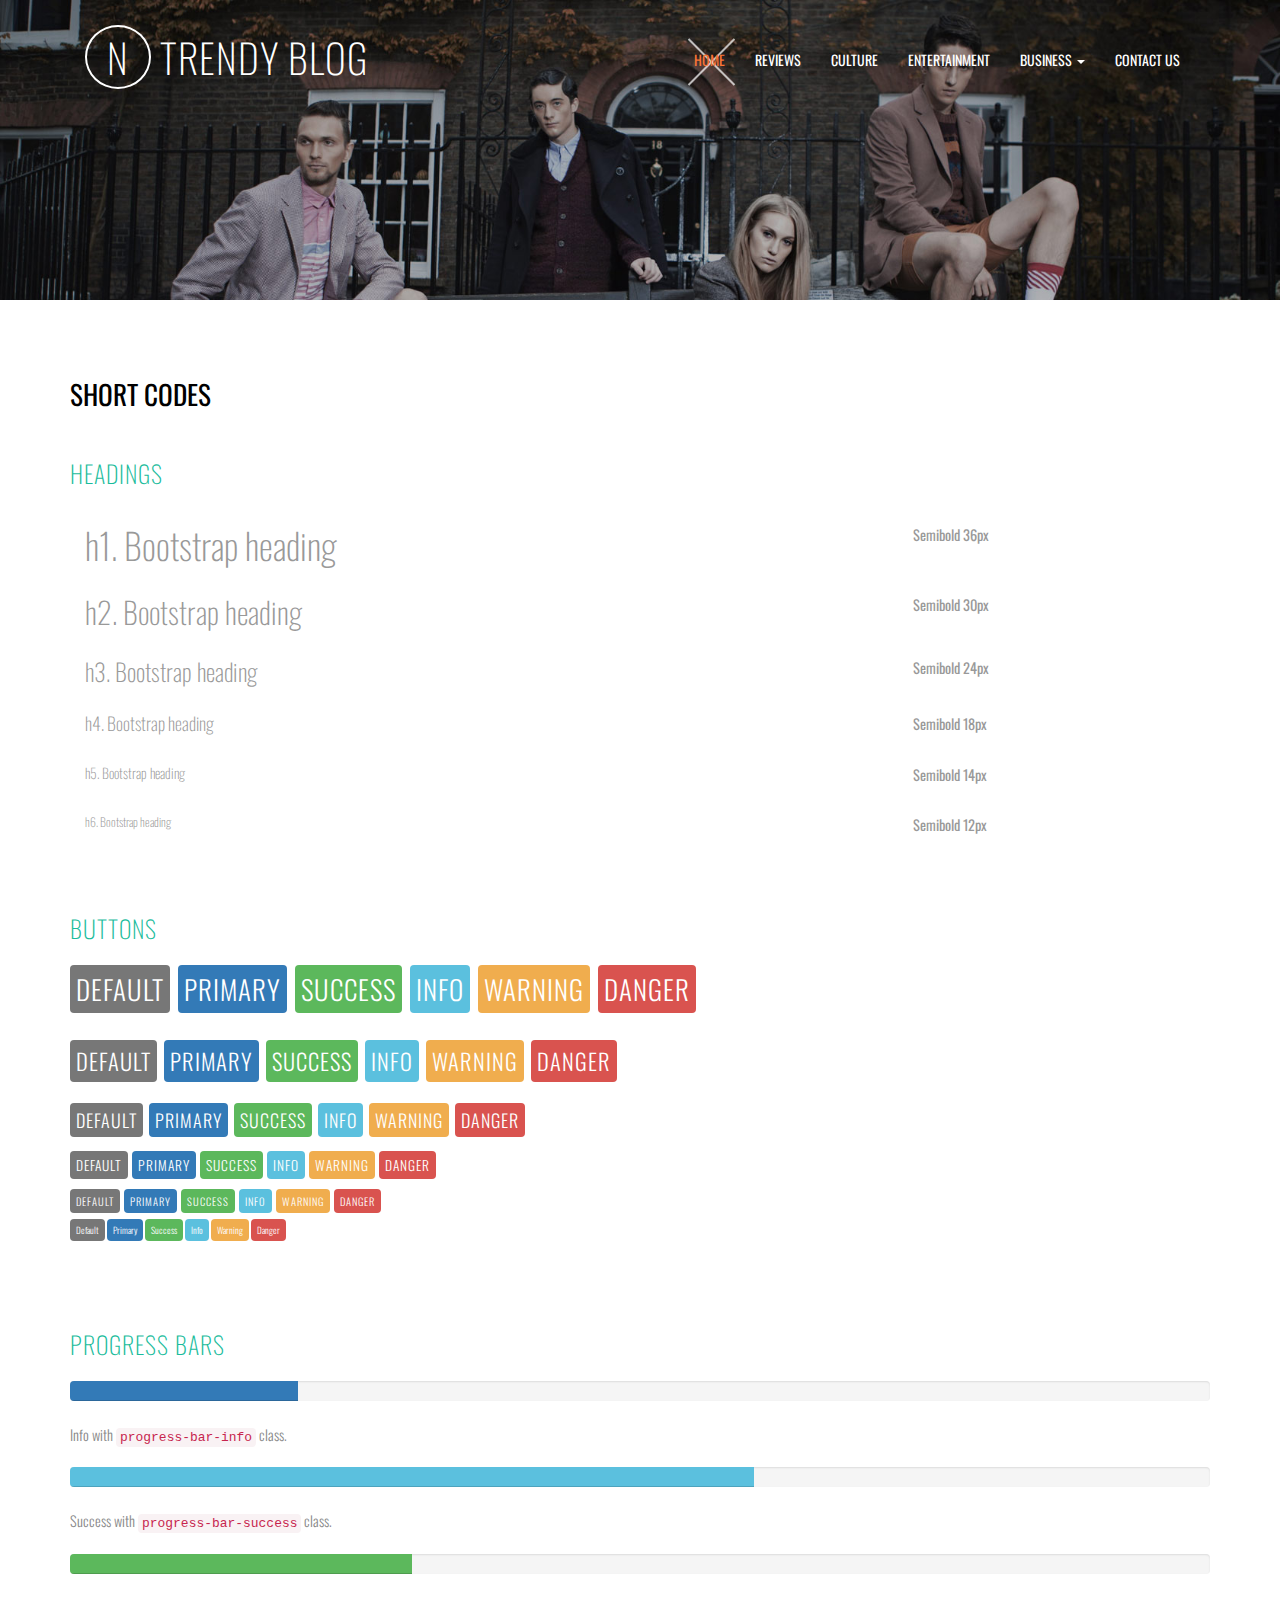
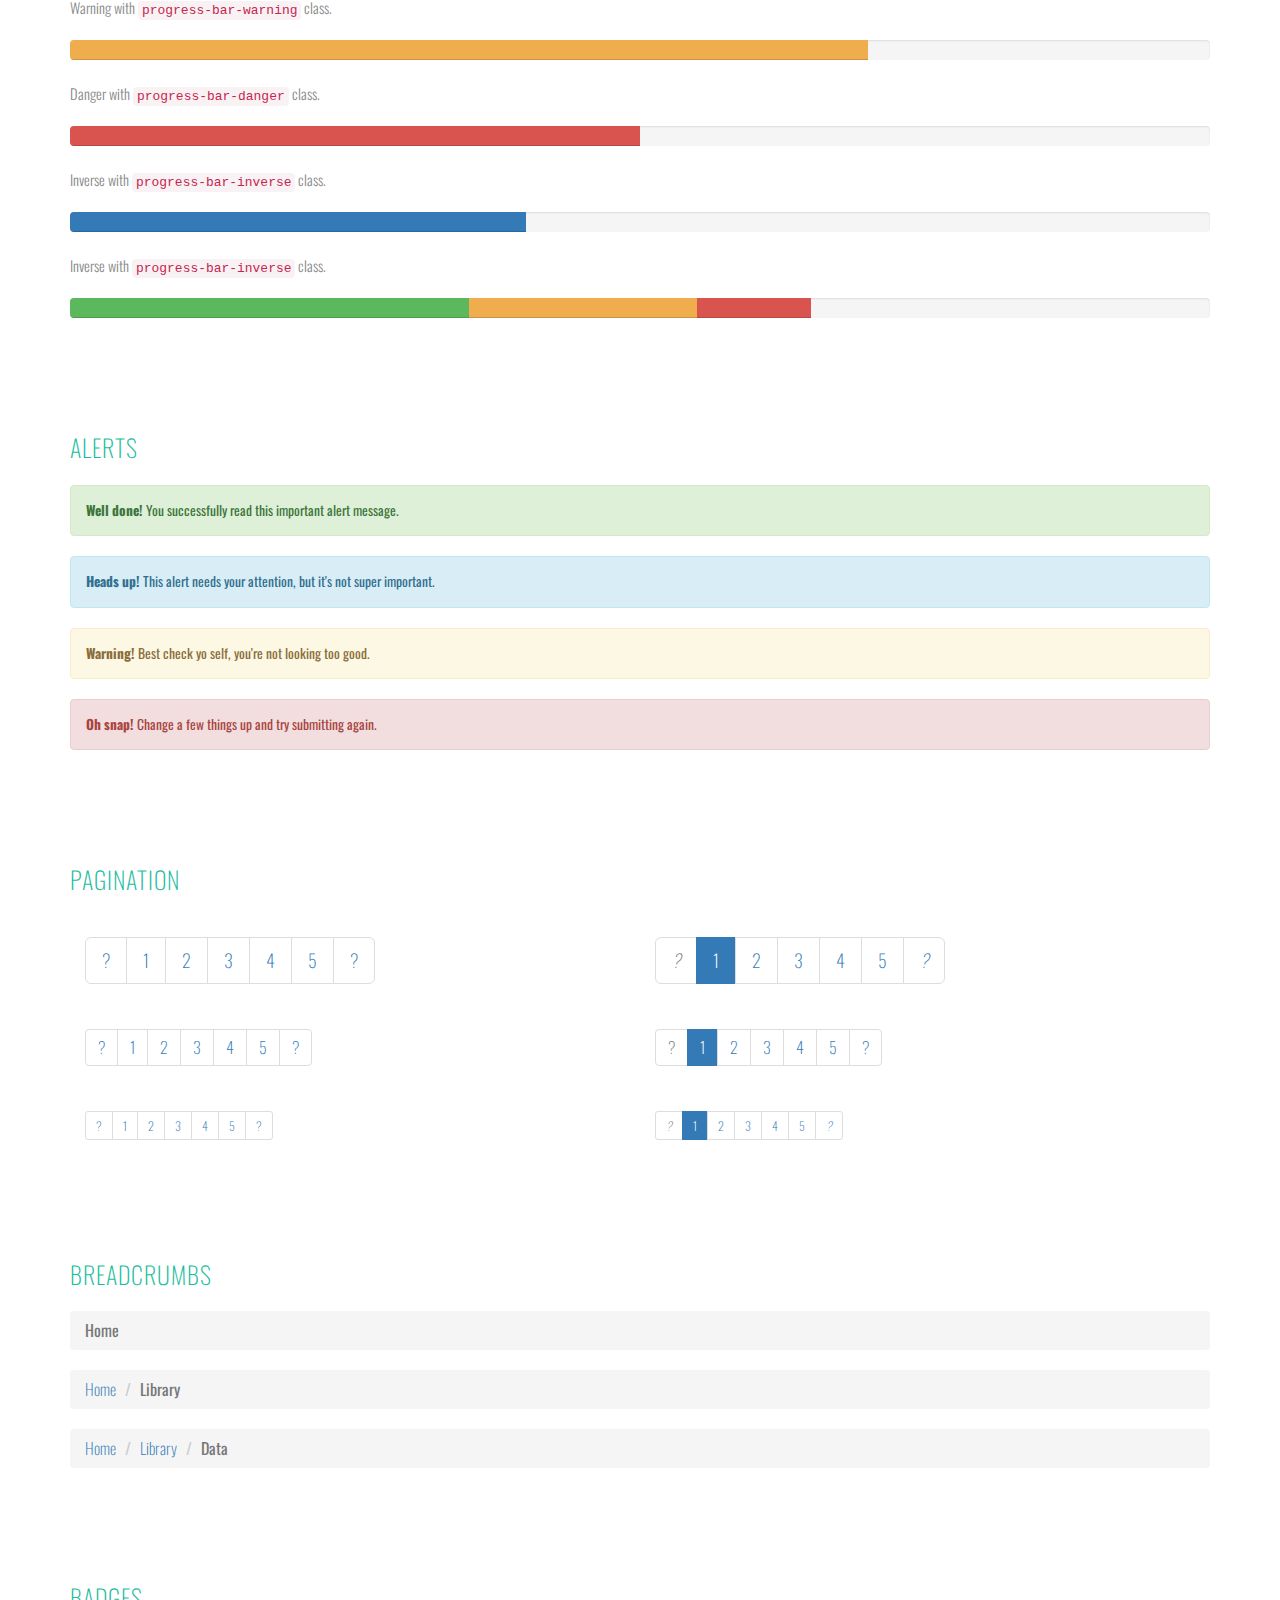
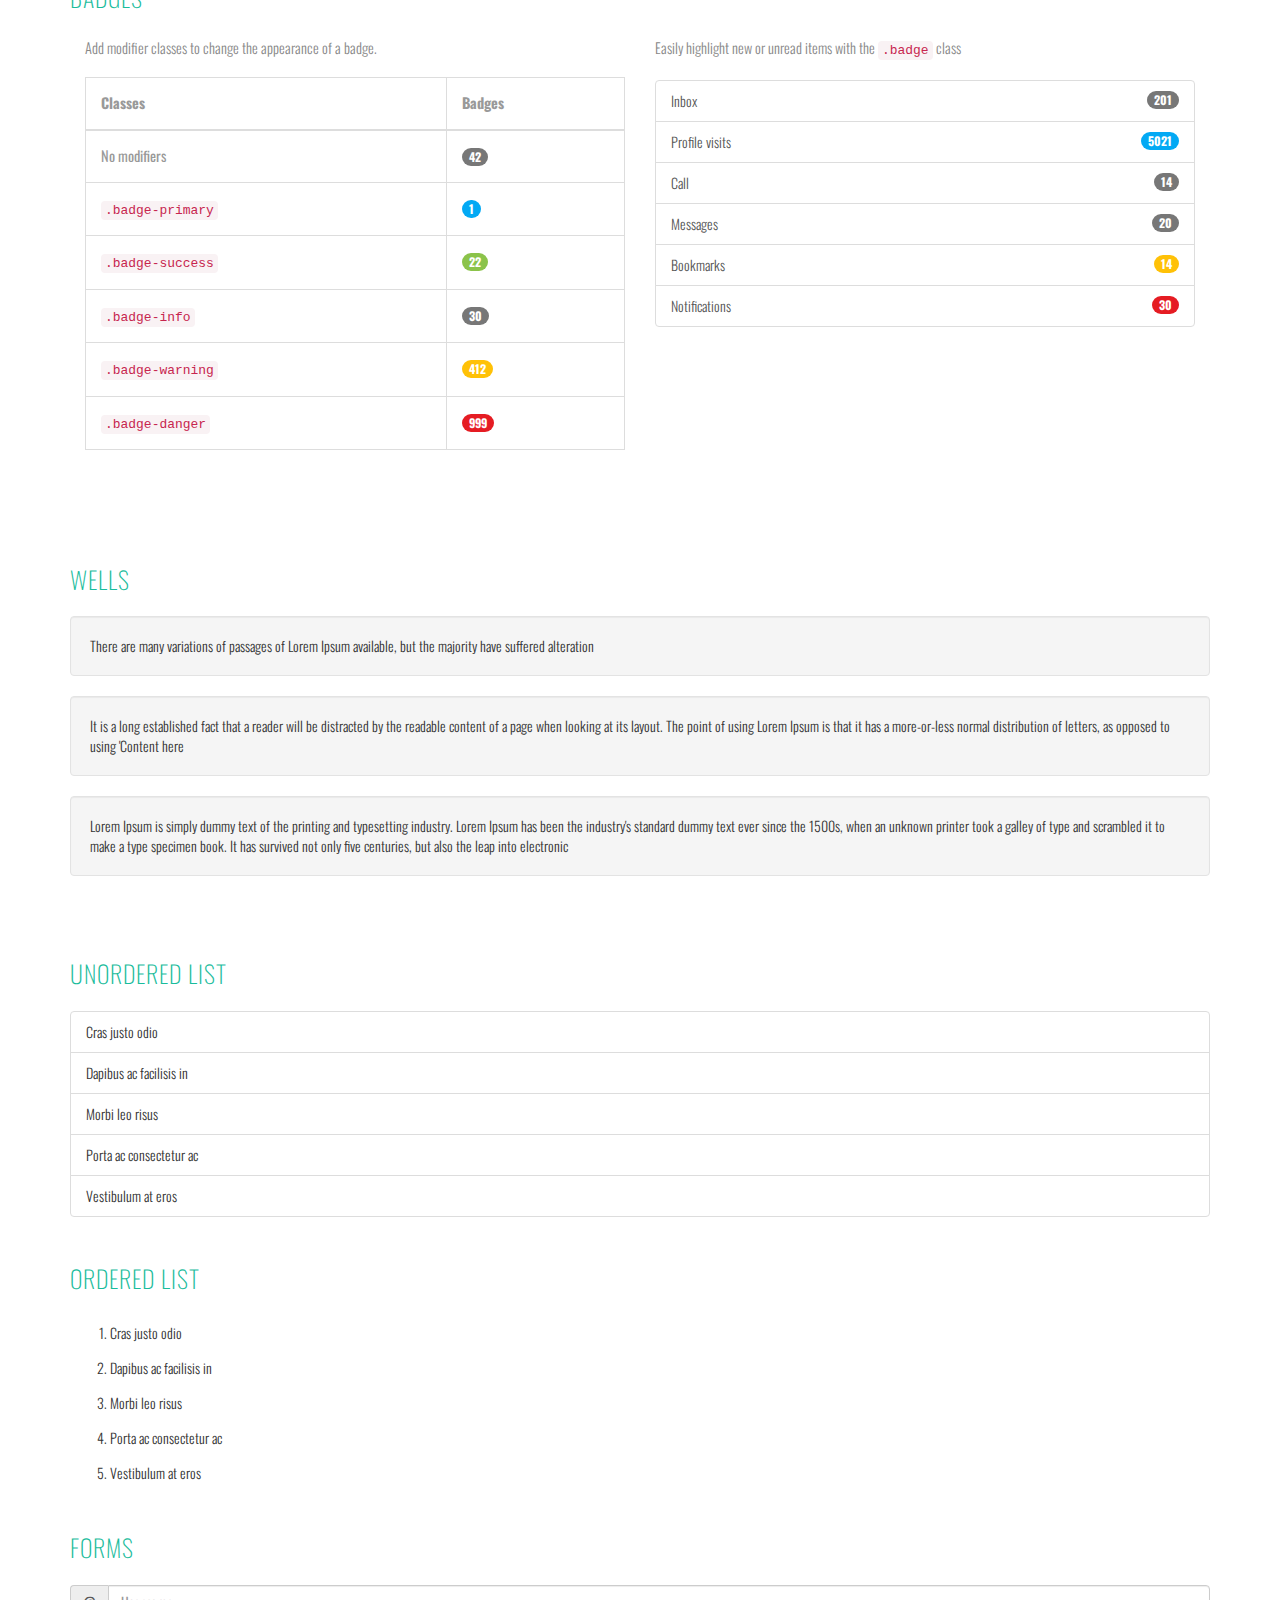
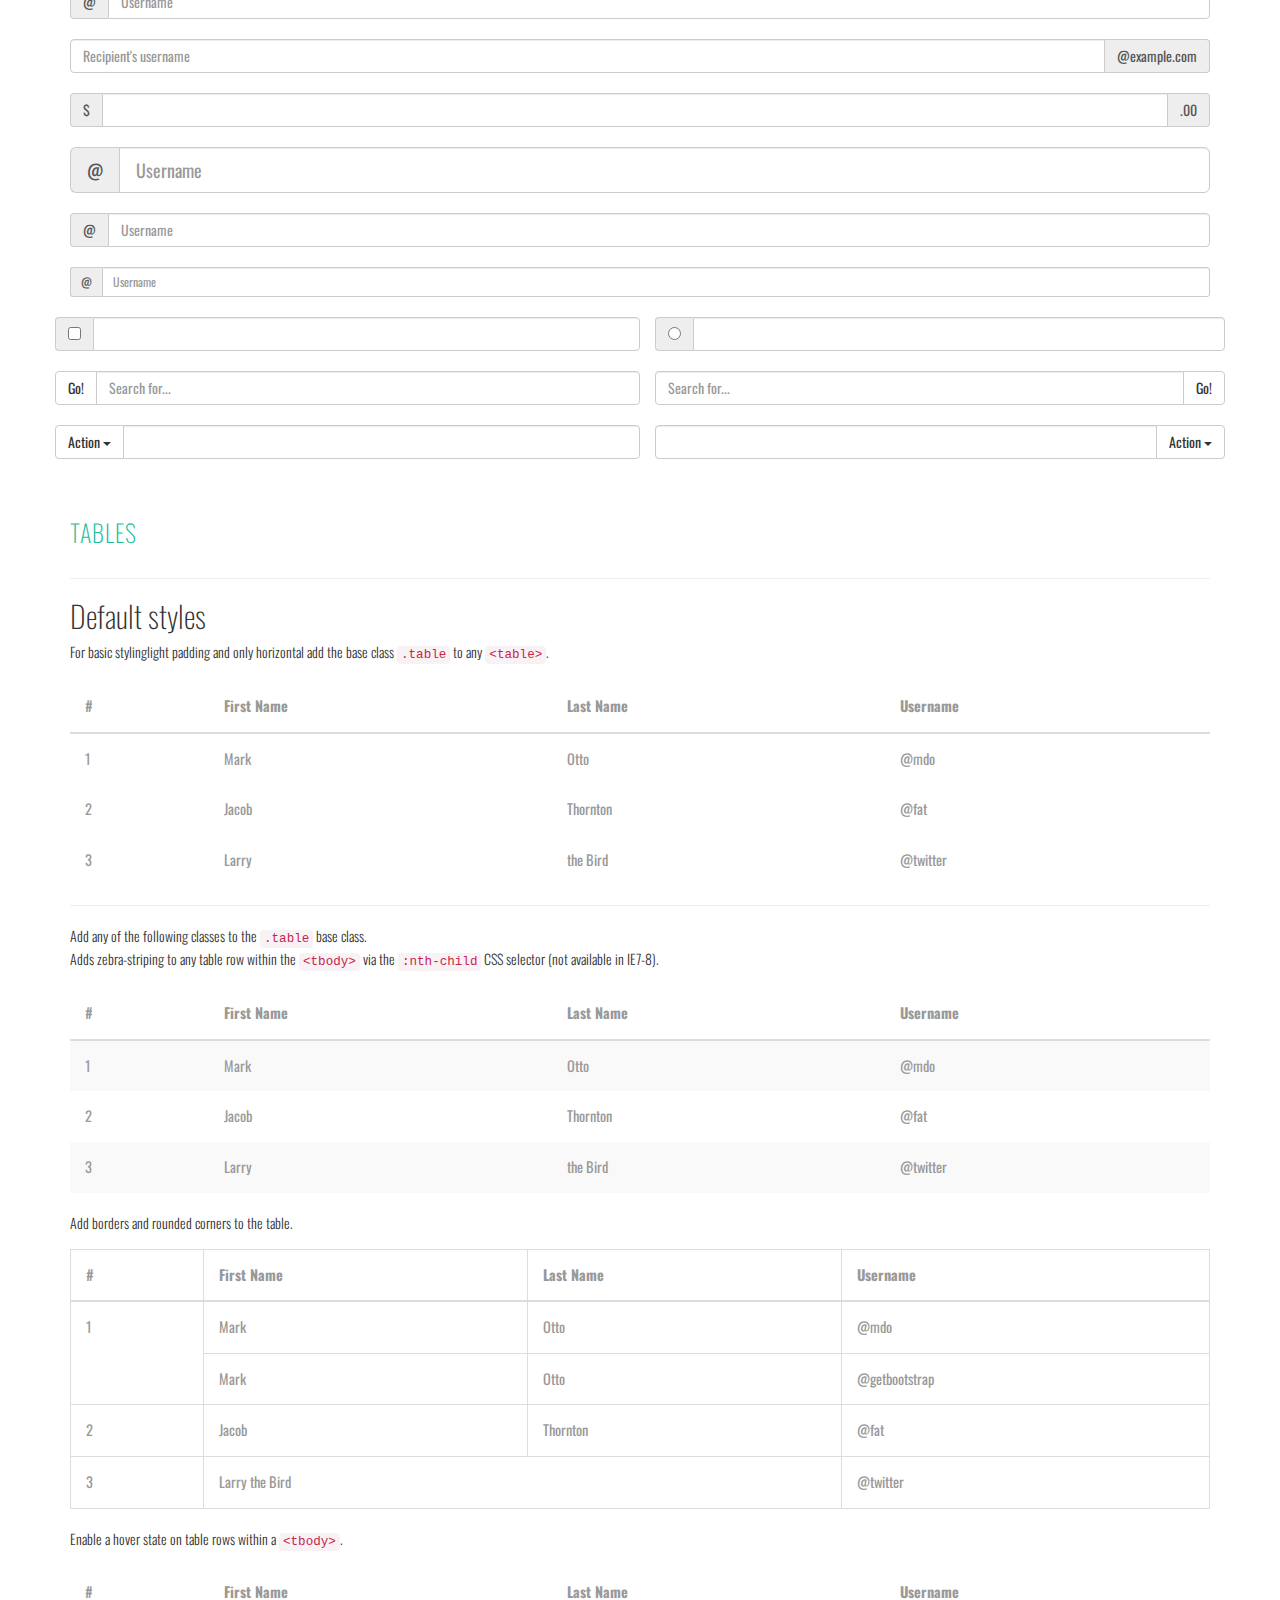
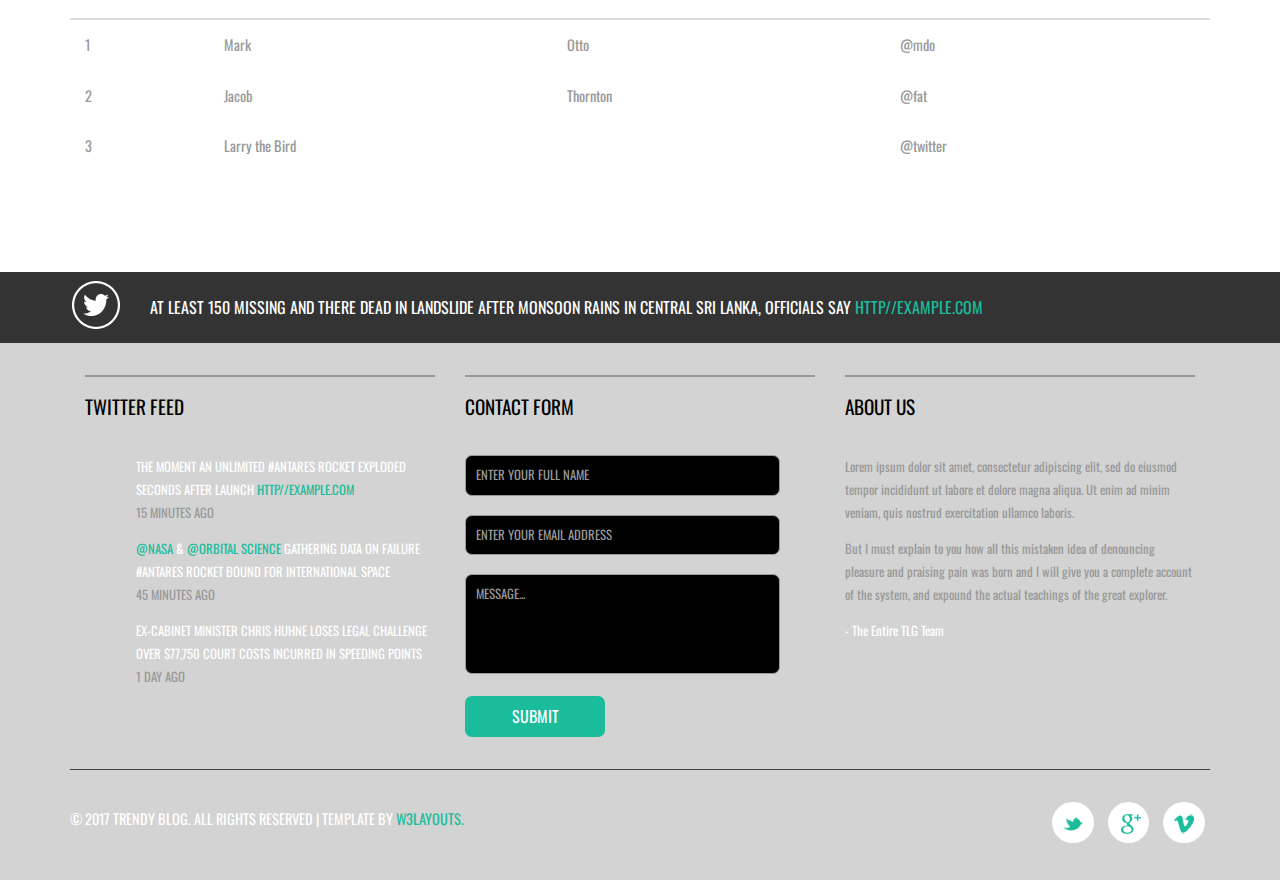
<file: short-codes.html>
<!--
Author: W3layouts
Author URL: http://w3layouts.com
License: Creative Commons Attribution 3.0 Unported
License URL: http://creativecommons.org/licenses/by/3.0/
-->
<!DOCTYPE HTML>
<html>
<head>
<title>Trendy Blog a Blogging Category Bootstrap Responsive Website Template| Short Codes:: w3layouts</title>
<meta name="viewport" content="width=device-width, initial-scale=1">
<meta http-equiv="Content-Type" content="text/html; charset=utf-8" />
<meta name="keywords" content="Trendy Blog Responsive web template, Bootstrap Web Templates, Flat Web Templates, Android Compatible web template, 
Smartphone Compatible web template, free webdesigns for Nokia, Samsung, LG, SonyEricsson, Motorola web design" />
<script type="application/x-javascript"> addEventListener("load", function() { setTimeout(hideURLbar, 0); }, false); function hideURLbar(){ window.scrollTo(0,1); } </script>
<!-- Custom Theme files -->
<link href="css/bootstrap.css" rel="stylesheet" type="text/css" media="all" />
<link href="css/style.css" rel="stylesheet" type="text/css" media="all" />
<!-- js -->
<script src="js/jquery-1.11.1.min.js"></script>
<!-- //js -->
<link href='//fonts.googleapis.com/css?family=Oswald:400,300,700' rel='stylesheet' type='text/css'>
</head>

<body>
<!-- banner -->
	<div class="banner1">
		<div class="banner-info1">
			<div class="container">
				<nav class="navbar navbar-default">
					<!-- Brand and toggle get grouped for better mobile display -->
					<div class="navbar-header">
					  <button type="button" class="navbar-toggle collapsed" data-toggle="collapse" data-target="#bs-example-navbar-collapse-1">
						<span class="sr-only">Toggle navigation</span>
						<span class="icon-bar"></span>
						<span class="icon-bar"></span>
						<span class="icon-bar"></span>
					  </button>
						<div class="logo">
							<a class="navbar-brand" href="index.html"><span>N</span> Trendy Blog</a>
						</div>
					</div>

					<!-- Collect the nav links, forms, and other content for toggling -->
					<div class="collapse navbar-collapse nav-wil" id="bs-example-navbar-collapse-1">
						<ul class="nav navbar-nav cl-effect-18" id="cl-effect-18">
							<li class="act"><a href="index.html" class="effect1 active">Home</a></li>
							<li><a href="events.html">Reviews</a></li>
							<li><a href="breaking.html">Culture</a></li>
							<li><a href="entertainment.html">Entertainment</a></li>
							<li role="presentation" class="dropdown">
								<a class="dropdown-toggle" data-toggle="dropdown" href="#" role="button" aria-haspopup="true" aria-expanded="false">
								  Business <span class="caret"></span>
								</a>
								<ul class="dropdown-menu">
								  <li><a href="short-codes.html">Short-Codes</a></li>
								  <li><a href="icons.html">Icons</a></li>
								 
								</ul>
							</li>
							<li><a href="contact.html">Contact Us</a></li>
						</ul>
					</div><!-- /.navbar-collapse -->	
					
				</nav>
			</div>
		</div>
	</div>
<!-- //banner -->
<!--typography-page -->
	<div class="typo">
		<div class="container">
			<h3 class="title">Short Codes</h3>
			<div class="grid_3 grid_4">
				<h3 class="hdg">Headings</h3>
				<div class="bs-example">
					<table class="table">
						<tbody>
							<tr>
								<td><h1 id="h1.-bootstrap-heading">h1. Bootstrap heading<a class="anchorjs-link" href="#h1.-bootstrap-heading"><span class="anchorjs-icon"></span></a></h1></td>
								<td class="type-info">Semibold 36px</td>
							</tr>
							<tr>
								<td><h2 id="h2.-bootstrap-heading">h2. Bootstrap heading<a class="anchorjs-link" href="#h2.-bootstrap-heading"><span class="anchorjs-icon"></span></a></h2></td>
								<td class="type-info">Semibold 30px</td>
							</tr>
							<tr>
								<td><h3 id="h3.-bootstrap-heading">h3. Bootstrap heading<a class="anchorjs-link" href="#h3.-bootstrap-heading"><span class="anchorjs-icon"></span></a></h3></td>
								<td class="type-info">Semibold 24px</td>
							</tr>
							<tr>
								<td><h4 id="h4.-bootstrap-heading">h4. Bootstrap heading<a class="anchorjs-link" href="#h4.-bootstrap-heading"><span class="anchorjs-icon"></span></a></h4></td>
								<td class="type-info">Semibold 18px</td>
							</tr>
							<tr>
								<td><h5 id="h5.-bootstrap-heading">h5. Bootstrap heading<a class="anchorjs-link" href="#h5.-bootstrap-heading"><span class="anchorjs-icon"></span></a></h5></td>
								<td class="type-info">Semibold 14px</td>
							</tr>
							<tr>
								<td><h6>h6. Bootstrap heading</h6></td>
								<td class="type-info">Semibold 12px</td>
							</tr>
						</tbody>
					</table>
				</div>
			</div>
			<div class="grid_3 grid_5">
				<h3>Buttons</h3>
				<h1>
					<a href="#"><span class="label label-default">Default</span></a>
					<a href="#"><span class="label label-primary">Primary</span></a>
					<a href="#"><span class="label label-success">Success</span></a>
					<a href="#"><span class="label label-info">Info</span></a>
					<a href="#"><span class="label label-warning">Warning</span></a>
					<a href="#"><span class="label label-danger">Danger</span></a>
				</h1>
				<h2>
					<a href="#"><span class="label label-default">Default</span></a>
					<a href="#"><span class="label label-primary">Primary</span></a>
					<a href="#"><span class="label label-success">Success</span></a>
					<a href="#"><span class="label label-info">Info</span></a>
					<a href="#"><span class="label label-warning">Warning</span></a>
					<a href="#"><span class="label label-danger">Danger</span></a>
				</h2>
				<h3>
					<a href="#"><span class="label label-default">Default</span></a>
					<a href="#"><span class="label label-primary">Primary</span></a>
					<a href="#"><span class="label label-success">Success</span></a>
					<a href="#"><span class="label label-info">Info</span></a>
					<a href="#"><span class="label label-warning">Warning</span></a>
					<a href="#"><span class="label label-danger">Danger</span></a>
				</h3>
				<h4>
					<a href="#"><span class="label label-default">Default</span></a>
					<a href="#"><span class="label label-primary">Primary</span></a>
					<a href="#"><span class="label label-success">Success</span></a>
					<a href="#"><span class="label label-info">Info</span></a>
					<a href="#"><span class="label label-warning">Warning</span></a>
					<a href="#"><span class="label label-danger">Danger</span></a>
				</h4>
				<h5>
					<a href="#"><span class="label label-default">Default</span></a>
					<a href="#"><span class="label label-primary">Primary</span></a>
					<a href="#"><span class="label label-success">Success</span></a>
					<a href="#"><span class="label label-info">Info</span></a>
					<a href="#"><span class="label label-warning">Warning</span></a>
					<a href="#"><span class="label label-danger">Danger</span></a>
				</h5>
				<h6>
					<a href="#"><span class="label label-default">Default</span></a>
					<a href="#"><span class="label label-primary">Primary</span></a>
					<a href="#"><span class="label label-success">Success</span></a>
					<a href="#"><span class="label label-info">Info</span></a>
					<a href="#"><span class="label label-warning">Warning</span></a>
					<a href="#"><span class="label label-danger">Danger</span></a>
				</h6>
			</div>			   
			<div class="grid_3 grid_5">
				<h3>Progress Bars</h3>
				<div class="tab-content">
					<div class="tab-pane active" id="domprogress">
						<div class="progress">    
							<div class="progress-bar progress-bar-primary" style="width: 20%"></div>
						</div>
						<p>Info with <code>progress-bar-info</code> class.</p>
						<div class="progress">    
							<div class="progress-bar progress-bar-info" style="width: 60%"></div>
						</div>
						<p>Success with <code>progress-bar-success</code> class.</p>
						<div class="progress">
							<div class="progress-bar progress-bar-success" style="width: 30%"></div>
						</div>
						<p>Warning with <code>progress-bar-warning</code> class.</p>
						<div class="progress">
							<div class="progress-bar progress-bar-warning" style="width: 70%"></div>
						</div>
						<p>Danger with <code>progress-bar-danger</code> class.</p>
						<div class="progress">
							<div class="progress-bar progress-bar-danger" style="width: 50%"></div>
						</div>
						<p>Inverse with <code>progress-bar-inverse</code> class.</p>
						<div class="progress">
							<div class="progress-bar progress-bar-inverse" style="width: 40%"></div>
						</div>
						<p>Inverse with <code>progress-bar-inverse</code> class.</p>
						<div class="progress">
							<div class="progress-bar progress-bar-success" style="width: 35%"><span class="sr-only">35% Complete (success)</span></div>
							<div class="progress-bar progress-bar-warning" style="width: 20%"><span class="sr-only">20% Complete (warning)</span></div>
							<div class="progress-bar progress-bar-danger" style="width: 10%"><span class="sr-only">10% Complete (danger)</span></div>
						</div>
					</div>
				</div>
			</div>
			<div class="grid_3 grid_5">
				<h3>Alerts</h3>
				<div class="alert alert-success" role="alert">
					<strong>Well done!</strong> You successfully read this important alert message.
				</div>
				<div class="alert alert-info" role="alert">
					<strong>Heads up!</strong> This alert needs your attention, but it's not super important.
				</div>
				<div class="alert alert-warning" role="alert">
					<strong>Warning!</strong> Best check yo self, you're not looking too good.
				</div>
				<div class="alert alert-danger" role="alert">
					<strong>Oh snap!</strong> Change a few things up and try submitting again.
				</div>
			</div>
			<div class="grid_3 grid_5">
				<h3>Pagination</h3>
				<div class="col-md-6">
					<nav>
						<ul class="pagination pagination-lg">
							<li><a href="#" aria-label="Previous"><span aria-hidden="true">?</span></a></li>
							<li><a href="#">1</a></li>
							<li><a href="#">2</a></li>
							<li><a href="#">3</a></li>
							<li><a href="#">4</a></li>
							<li><a href="#">5</a></li>
							<li><a href="#" aria-label="Next"><span aria-hidden="true">?</span></a></li>
						</ul>
					</nav>
					<nav>
						<ul class="pagination">
							<li><a href="#" aria-label="Previous"><span aria-hidden="true">?</span></a></li>
							<li><a href="#">1</a></li>
							<li><a href="#">2</a></li>
							<li><a href="#">3</a></li>
							<li><a href="#">4</a></li>
							<li><a href="#">5</a></li>
							<li><a href="#" aria-label="Next"><span aria-hidden="true">?</span></a></li>
						</ul>
					</nav>
					<nav>
						<ul class="pagination pagination-sm">
							<li><a href="#" aria-label="Previous"><span aria-hidden="true">?</span></a></li>
							<li><a href="#">1</a></li>
							<li><a href="#">2</a></li>
							<li><a href="#">3</a></li>
							<li><a href="#">4</a></li>
							<li><a href="#">5</a></li>
							<li><a href="#" aria-label="Next"><span aria-hidden="true">?</span></a></li>
						</ul>
					</nav>
				</div>
				<div class="col-md-6">
					<ul class="pagination pagination-lg">
						<li class="disabled"><a href="#"><i class="fa fa-angle-left">?</i></a></li>
						<li class="active"><a href="#">1</a></li>
						<li><a href="#">2</a></li>
						<li><a href="#">3</a></li>
						<li><a href="#">4</a></li>
						<li><a href="#">5</a></li>
						<li><a href="#"><i class="fa fa-angle-right">?</i></a></li>
					</ul>
					<nav>
						<ul class="pagination">
							<li class="disabled"><a href="#" aria-label="Previous"><span aria-hidden="true">?</span></a></li>
							<li class="active"><a href="#">1 <span class="sr-only">(current)</span></a></li>
							<li><a href="#">2</a></li>
							<li><a href="#">3</a></li>
							<li><a href="#">4</a></li>
							<li><a href="#">5</a></li>
							<li><a href="#" aria-label="Next"><span aria-hidden="true">?</span></a></li>
						</ul>
					</nav>
					<ul class="pagination pagination-sm">
						<li class="disabled"><a href="#"><i class="fa fa-angle-left">?</i></a></li>
						<li class="active"><a href="#">1</a></li>
						<li><a href="#">2</a></li>
						<li><a href="#">3</a></li>
						<li><a href="#">4</a></li>
						<li><a href="#">5</a></li>
						<li><a href="#"><i class="fa fa-angle-right">?</i></a></li>
					</ul>
				</div>
				<div class="clearfix"> </div>
			</div>
			<div class="grid_3 grid_5">
				<h3>Breadcrumbs</h3>
				<ol class="breadcrumb">
					<li class="active">Home</li>
				</ol>
				<ol class="breadcrumb">
					<li><a href="#">Home</a></li>
					<li class="active">Library</li>
				</ol>
				<ol class="breadcrumb">
					<li><a href="#">Home</a></li>
					<li><a href="#">Library</a></li>
					<li class="active">Data</li>
				</ol>
			</div>
			<div class="grid_3 grid_5">
				<h3>Badges</h3>
				<div class="col-md-6">
					<p>Add modifier classes to change the appearance of a badge.</p>
					<table class="table table-bordered">
						<thead>
							<tr>
								<th>Classes</th>
								<th>Badges</th>
							</tr>
						</thead>
						<tbody>
							<tr>
								<td>No modifiers</td>
								<td><span class="badge">42</span></td>
							</tr>
							<tr>
								<td><code>.badge-primary</code></td>
								<td><span class="badge badge-primary">1</span></td>
							</tr>
							<tr>
								<td><code>.badge-success</code></td>
								<td><span class="badge badge-success">22</span></td>
							</tr>
							<tr>
								<td><code>.badge-info</code></td>
								<td><span class="badge badge-info">30</span></td>
							</tr>
							<tr>
								<td><code>.badge-warning</code></td>
								<td><span class="badge badge-warning">412</span></td>
							</tr>
							<tr>
								<td><code>.badge-danger</code></td>
								<td><span class="badge badge-danger">999</span></td>
							</tr>
						</tbody>
					</table>                    
				</div>
				<div class="col-md-6">
					<p>Easily highlight new or unread items with the <code>.badge</code> class</p>
					<div class="list-group list-group-alternate"> 
						<a href="#" class="list-group-item"><span class="badge">201</span> <i class="ti ti-email"></i> Inbox </a> 
						<a href="#" class="list-group-item"><span class="badge badge-primary">5021</span> <i class="ti ti-eye"></i> Profile visits </a> 
						<a href="#" class="list-group-item"><span class="badge">14</span> <i class="ti ti-headphone-alt"></i> Call </a> 
						<a href="#" class="list-group-item"><span class="badge">20</span> <i class="ti ti-comments"></i> Messages </a> 
						<a href="#" class="list-group-item"><span class="badge badge-warning">14</span> <i class="ti ti-bookmark"></i> Bookmarks </a> 
						<a href="#" class="list-group-item"><span class="badge badge-danger">30</span> <i class="ti ti-bell"></i> Notifications </a> 
					</div>
				</div>
			   <div class="clearfix"> </div>
			</div>	 
			<div class="grid_3 grid_5">
				<h3>Wells</h3>
				<div class="well">
					There are many variations of passages of Lorem Ipsum available, but the majority have suffered alteration
				</div>
				<div class="well">
					It is a long established fact that a reader will be distracted by the readable content of a page when looking at its layout. The point of using Lorem Ipsum is that it has a more-or-less normal distribution of letters, as opposed to using 'Content here
				</div>
				<div class="well">
						Lorem Ipsum is simply dummy text of the printing and typesetting industry. Lorem Ipsum has been the industry's standard dummy text ever since the 1500s, when an unknown printer took a galley of type and scrambled it to make a type specimen book. It has survived not only five centuries, but also the leap into electronic
				</div>
			</div>
			<h3 class="bars">Unordered List</h3>
			<ul class="list-group">
			  <li class="list-group-item">Cras justo odio</li>
			  <li class="list-group-item">Dapibus ac facilisis in</li>
			  <li class="list-group-item">Morbi leo risus</li>
			  <li class="list-group-item">Porta ac consectetur ac</li>
			  <li class="list-group-item">Vestibulum at eros</li>
			</ul>
			<h3 class="bars">Ordered List</h3>
			<ol>
				<li class="list-group-item1">Cras justo odio</li>
				<li class="list-group-item1">Dapibus ac facilisis in</li>
				<li class="list-group-item1">Morbi leo risus</li>
				<li class="list-group-item1">Porta ac consectetur ac</li>
				<li class="list-group-item1">Vestibulum at eros</li>
			</ol>
			<h3 class="bars">Forms</h3>
			<div class="input-group">
				<span class="input-group-addon" id="basic-addon1">@</span>
				<input type="text" class="form-control" placeholder="Username" aria-describedby="basic-addon1">
			</div>
			<div class="input-group">
				<input type="text" class="form-control" placeholder="Recipient's username" aria-describedby="basic-addon2">
				<span class="input-group-addon" id="basic-addon2">@example.com</span>
			</div>
			<div class="input-group">
				<span class="input-group-addon">$</span>
					<input type="text" class="form-control" aria-label="Amount (to the nearest dollar)">
				<span class="input-group-addon">.00</span>
			</div>
			<div class="input-group input-group-lg">
				<span class="input-group-addon" id="sizing-addon1">@</span>
				<input type="text" class="form-control" placeholder="Username" aria-describedby="sizing-addon1">
			</div>
			<div class="input-group">
				<span class="input-group-addon" id="sizing-addon2">@</span>
				<input type="text" class="form-control" placeholder="Username" aria-describedby="sizing-addon2">
			</div>
			<div class="input-group input-group-sm">
				<span class="input-group-addon" id="sizing-addon3">@</span>
				<input type="text" class="form-control" placeholder="Username" aria-describedby="sizing-addon3">
			</div>
			<div class="row">
				<div class="col-lg-6 in-gp-tl">
					<div class="input-group">
						<span class="input-group-addon">
							<input type="checkbox" aria-label="...">
						</span>
						<input type="text" class="form-control" aria-label="...">
					</div><!-- /input-group -->
				</div><!-- /.col-lg-6 -->
				<div class="col-lg-6 in-gp-tb">
					<div class="input-group">
						<span class="input-group-addon">
							<input type="radio" aria-label="...">
						</span>
						<input type="text" class="form-control" aria-label="...">
					</div><!-- /input-group -->
				</div><!-- /.col-lg-6 -->
			</div><!-- /.row -->
			<div class="row">
				<div class="col-lg-6 in-gp-tl">
					<div class="input-group">
						<span class="input-group-btn">
							<button class="btn btn-default" type="button">Go!</button>
						</span>
						<input type="text" class="form-control" placeholder="Search for...">
					</div><!-- /input-group -->
				</div><!-- /.col-lg-6 -->
				<div class="col-lg-6 in-gp-tb">
					<div class="input-group">
						<input type="text" class="form-control" placeholder="Search for...">
						<span class="input-group-btn">
							<button class="btn btn-default" type="button">Go!</button>
						</span>
					</div><!-- /input-group -->
				</div><!-- /.col-lg-6 -->
			</div><!-- /.row -->
			<div class="row">
				<div class="col-lg-6 in-gp-tl">
					<div class="input-group">
						<div class="input-group-btn">
							<button type="button" class="btn btn-default dropdown-toggle" data-toggle="dropdown" aria-haspopup="true" aria-expanded="false">Action <span class="caret"></span></button>
							<ul class="dropdown-menu">
								<li><a href="#">Action</a></li>
								<li><a href="#">Another action</a></li>
								<li><a href="#">Something else here</a></li>
								<li role="separator" class="divider"></li>
								<li><a href="#">Separated link</a></li>
							</ul>
						</div><!-- /btn-group -->
						<input type="text" class="form-control" aria-label="...">
					</div><!-- /input-group -->
				</div><!-- /.col-lg-6 -->
				<div class="col-lg-6 in-gp-tb">
					<div class="input-group">
						<input type="text" class="form-control" aria-label="...">
						<div class="input-group-btn">
							<button type="button" class="btn btn-default dropdown-toggle" data-toggle="dropdown" aria-haspopup="true" aria-expanded="false">Action <span class="caret"></span></button>
							<ul class="dropdown-menu dropdown-menu-right">
								<li><a href="#">Action</a></li>
								<li><a href="#">Another action</a></li>
								<li><a href="#">Something else here</a></li>
								<li role="separator" class="divider"></li>
								<li><a href="#">Separated link</a></li>
							</ul>
						</div><!-- /btn-group -->
					</div><!-- /input-group -->
				</div><!-- /.col-lg-6 -->
			</div><!-- /.row -->
			<div class="page-header">
				<h3 class="bars">Tables</h3>
			</div>
			<h2 class="typoh2">Default styles</h2>
			<p>For basic stylinglight padding and only horizontal add the base class <code>.table</code> to any <code>&lt;table&gt;</code>.</p>
			<div class="bs-docs-example">
				<table class="table">
					<thead>
						<tr>
							<th>#</th>
							<th>First Name</th>
							<th>Last Name</th>
							<th>Username</th>
						</tr>
					</thead>
					<tbody>
						<tr>
							<td>1</td>
							<td>Mark</td>
							<td>Otto</td>
							<td>@mdo</td>
						</tr>
						<tr>
							<td>2</td>
							<td>Jacob</td>
							<td>Thornton</td>
							<td>@fat</td>
						</tr>
						<tr>
							<td>3</td>
							<td>Larry</td>
							<td>the Bird</td>
							<td>@twitter</td>
						</tr>
					</tbody>
				</table>
			</div>
			<hr class="bs-docs-separator">
			<p>Add any of the following classes to the <code>.table</code> base class.</p>
			<p>Adds zebra-striping to any table row within the <code>&lt;tbody&gt;</code> via the <code>:nth-child</code> CSS selector (not available in IE7-8).</p>
			<div class="bs-docs-example">
				<table class="table table-striped">
					<thead>
						<tr>
							<th>#</th>
							<th>First Name</th>
							<th>Last Name</th>
							<th>Username</th>
						</tr>
					</thead>
					<tbody>
						<tr>
							<td>1</td>
							<td>Mark</td>
							<td>Otto</td>
							<td>@mdo</td>
						</tr>
						<tr>
							<td>2</td>
							<td>Jacob</td>
							<td>Thornton</td>
							<td>@fat</td>
						</tr>
						<tr>
							<td>3</td>
							<td>Larry</td>
							<td>the Bird</td>
							<td>@twitter</td>
						</tr>
					</tbody>
				</table>
			</div>
			<p>Add borders and rounded corners to the table.</p>
			<div class="bs-docs-example">
				<table class="table table-bordered">
					<thead>
						<tr>
							<th>#</th>
							<th>First Name</th>
							<th>Last Name</th>
							<th>Username</th>
						</tr>
					</thead>
					<tbody>
						<tr>
							<td rowspan="2">1</td>
							<td>Mark</td>
							<td>Otto</td>
							<td>@mdo</td>
						</tr>
						<tr>
							<td>Mark</td>
							<td>Otto</td>
							<td>@getbootstrap</td>
						</tr>
						<tr>
							<td>2</td>
							<td>Jacob</td>
							<td>Thornton</td>
							<td>@fat</td>
						</tr>
						<tr>
							<td>3</td>
							<td colspan="2">Larry the Bird</td>
							<td>@twitter</td>
						</tr>
					</tbody>
				</table>
			</div>
			<p>Enable a hover state on table rows within a <code>&lt;tbody&gt;</code>.</p>
			<div class="bs-docs-example">
				<table class="table table-hover">
					<thead>
						<tr>
						  <th>#</th>
						  <th>First Name</th>
						  <th>Last Name</th>
						  <th>Username</th>
						</tr>
					</thead>
					<tbody>
						<tr>
						  <td>1</td>
						  <td>Mark</td>
						  <td>Otto</td>
						  <td>@mdo</td>
						</tr>
						<tr>
						  <td>2</td>
						  <td>Jacob</td>
						  <td>Thornton</td>
						  <td>@fat</td>
						</tr>
						<tr>
						  <td>3</td>
						  <td colspan="2">Larry the Bird</td>
						  <td>@twitter</td>
						</tr>
					</tbody>
				</table>
			</div>
		</div>
	</div>
<!-- //typography-page -->
<!-- footer -->
	<div class="footer-top-w3layouts-agile">
		<div class="container">
			<p>at least 150 missing and there dead in landslide after monsoon 
				rains in central Sri Lanka, officials say <a href="#">http//example.com</a></p>
		</div>
	</div>
	<div class="footer">
		<div class="container">
			<div class="footer-grids wthree-agile">
				<div class="col-md-4 footer-grid-left">
					<h3>twitter feed</h3>
					<ul>
						<li><a href="#">the moment an unlimited #antares rocket exploded seconds after launch 
							<i>http//example.com</i></a><span>15 minutes ago</span></li>
						<li><a href="mailto:info@example.com" class="cols">@NASA</a> & <a href="mailto:info@example.com" class="cols">
							@orbital science</a> <a href="#">gathering data on failure #antares rocket bound 
							for international space</a><span>45 minutes ago</span></li>
						<li><a href="#">ex-cabinet minister chris huhne loses legal challenge over $77,750 
							court costs incurred in speeding points</a><span>1 day ago</span></li>
					</ul>
				</div>
				<div class="col-md-4 footer-grid-left">
					<h3>contact form</h3>
					<form>
						<input type="text" value="enter your full name" onfocus="this.value = '';" onblur="if (this.value == '') {this.value = 'enter your full name';}" required="">
						<input type="email" value="enter your email address" onfocus="this.value = '';" onblur="if (this.value == '') {this.value = 'enter your email address';}" required="">
						<textarea onfocus="this.value = '';" onblur="if (this.value == '') {this.value = 'Message...';}" required="">Message...</textarea>
						<input type="submit" value="Submit" >
					</form>
				</div>
				<div class="col-md-4 footer-grid-left">
					<h3>about us</h3>
					<p>Lorem ipsum dolor sit amet, consectetur adipiscing elit, sed do 
						eiusmod tempor incididunt ut labore et dolore magna aliqua. 
						Ut enim ad minim veniam, quis nostrud exercitation ullamco laboris.
						<span>But I must explain to you how all this mistaken idea of denouncing
						pleasure and praising pain was born and I will give you a complete 
						account of the system, and expound the actual teachings of the 
						great explorer.</span>
						<i>- The Entire TLG Team</i></p>
				</div>
				<div class="clearfix"> </div>
			</div>
			<div class="footer-bottom">
				<div class="footer-bottom-left-whtree-agileinfo">
					<p>&copy 2017 Trendy Blog. All rights reserved | Template by <a href="http://w3layouts.com/">W3layouts.</a></p>
				</div>
				<div class="footer-bottom-right-whtree-agileinfo">
					<ul>
						<li><a href="#" class="icon-button twitter"><i class="icon-twitter"></i><span></span></a></li>
						<li><a href="#" class="icon-button google"><i class="icon-google"></i><span></span></a></li>
						<li><a href="#" class="icon-button v"><i class="icon-v"></i><span></span></a></li>
					</ul>
				</div>
				<div class="clearfix"> </div>
			</div>
		</div>
	</div>
<!-- //footer -->
<!-- for bootstrap working -->
	<script src="js/bootstrap.js"></script>
<!-- //for bootstrap working -->
</body>
</html>
</file>
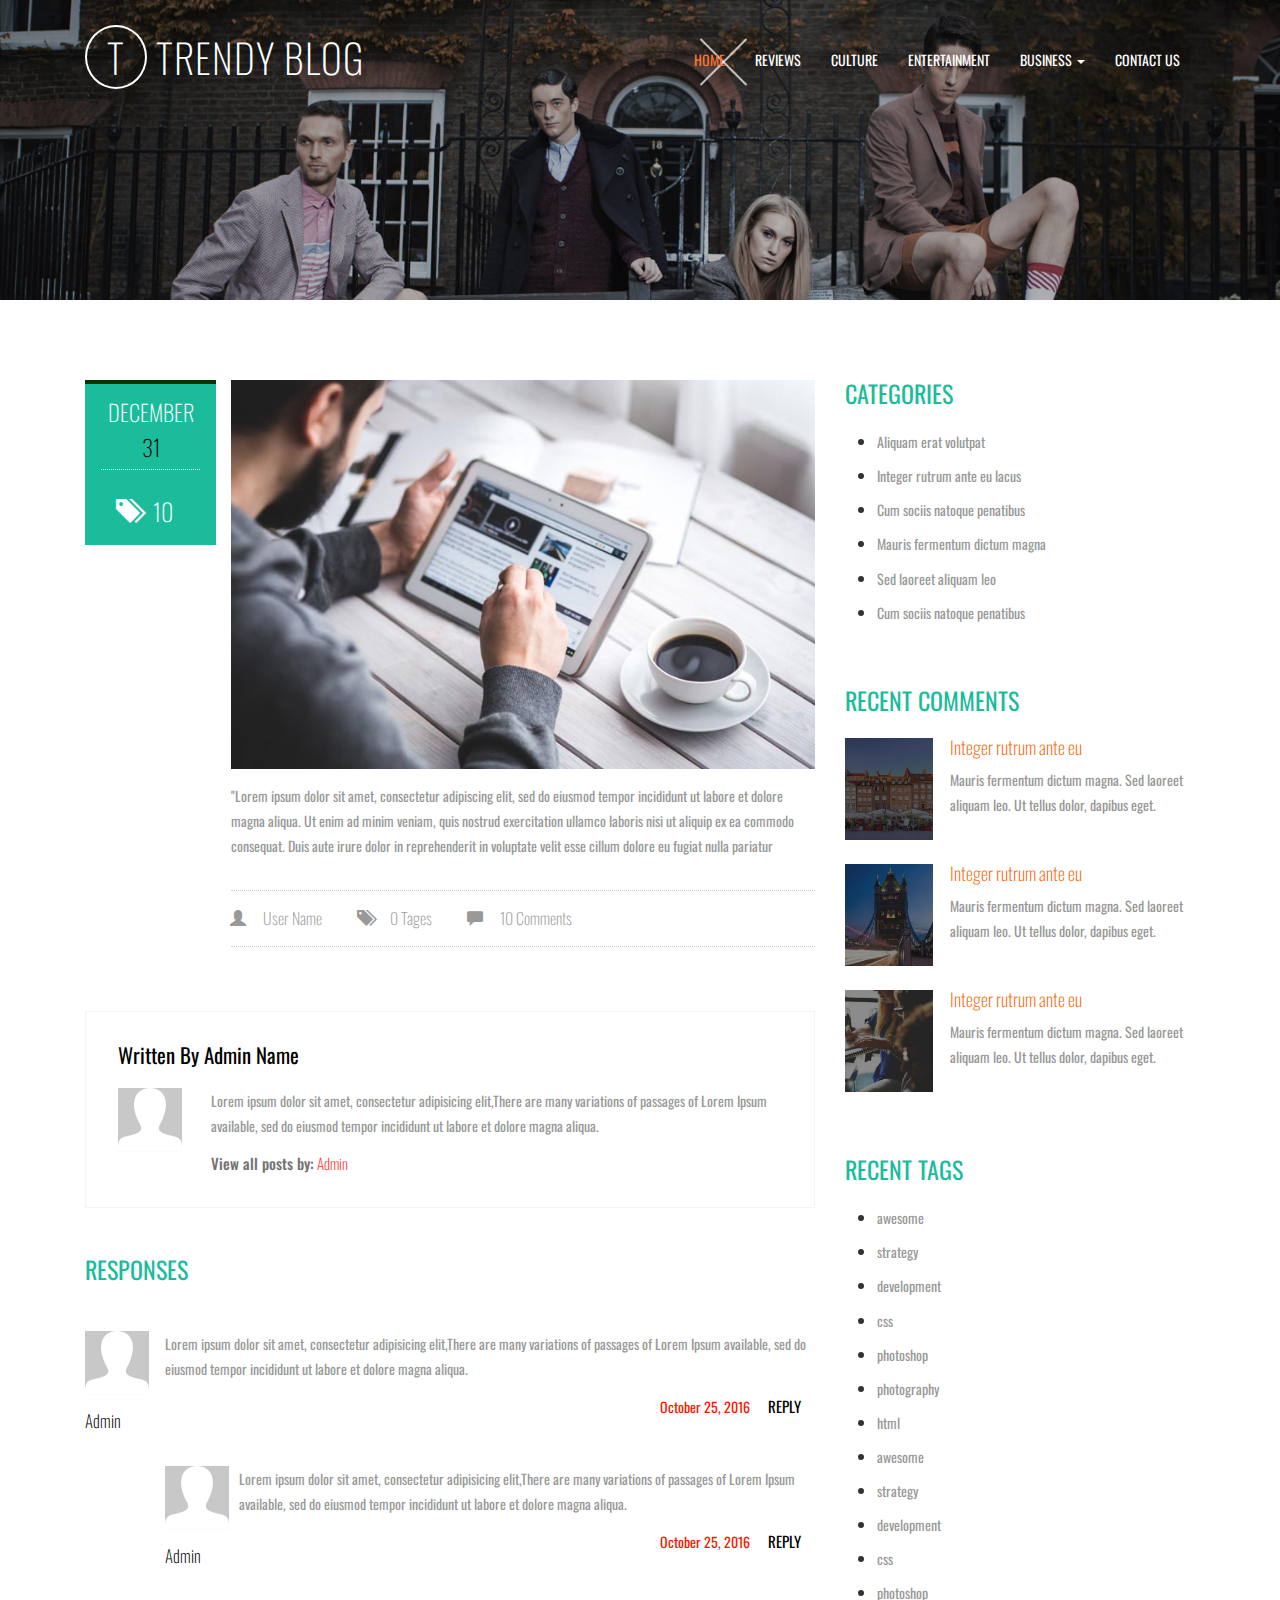
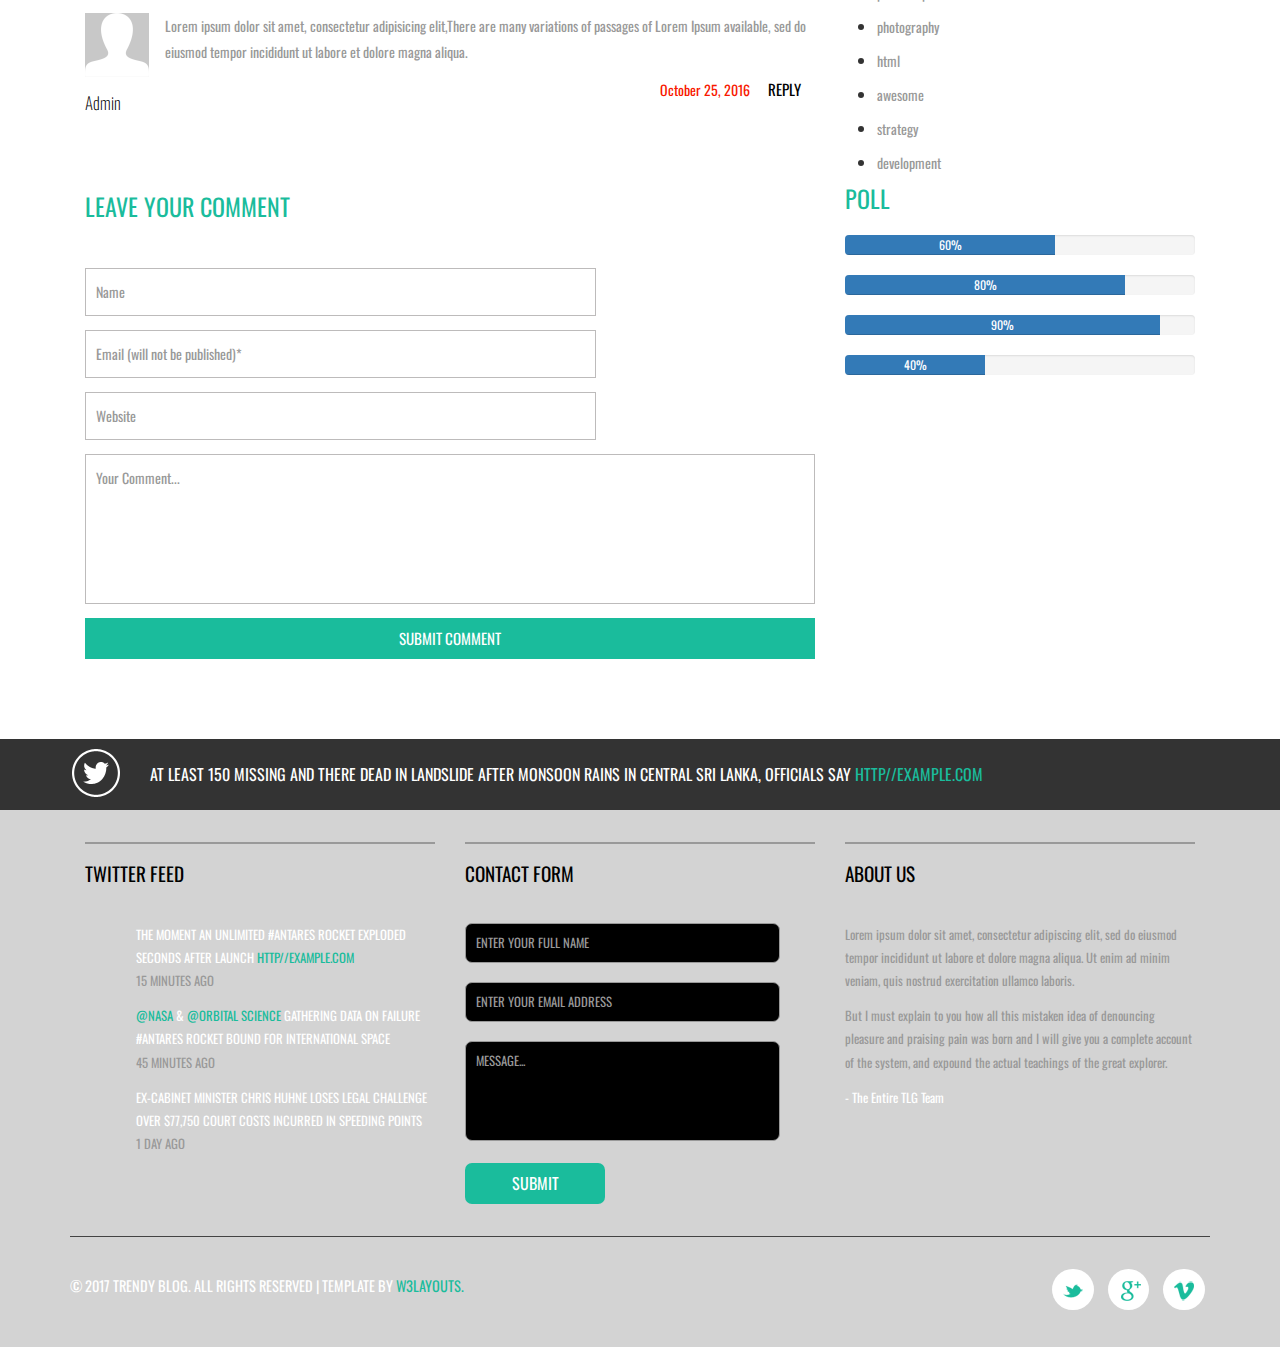
<file: single.html>
<!--
Author: W3layouts
Author URL: http://w3layouts.com
License: Creative Commons Attribution 3.0 Unported
License URL: http://creativecommons.org/licenses/by/3.0/
-->
<!DOCTYPE HTML>
<html>
<head>
<title>Trendy Blog a Blogging Category Bootstrap Responsive Website Template | Single :: w3layouts</title>
<meta name="viewport" content="width=device-width, initial-scale=1">
<meta http-equiv="Content-Type" content="text/html; charset=utf-8" />
<meta name="keywords" content="Trendy Blog Responsive web template, Bootstrap Web Templates, Flat Web Templates, Android Compatible web template, 
Smartphone Compatible web template, free webdesigns for Nokia, Samsung, LG, SonyEricsson, Motorola web design" />
<script type="application/x-javascript"> addEventListener("load", function() { setTimeout(hideURLbar, 0); }, false); function hideURLbar(){ window.scrollTo(0,1); } </script>
<!-- Custom Theme files -->
<link href="css/bootstrap.css" rel="stylesheet" type="text/css" media="all" />
<link href="css/style.css" rel="stylesheet" type="text/css" media="all" />
<!-- js -->
<script src="js/jquery-1.11.1.min.js"></script>
<!-- //js -->
<link href='//fonts.googleapis.com/css?family=Oswald:400,300,700' rel='stylesheet' type='text/css'>
</head>

<body>
<!-- banner -->
	<div class="banner1">
		<div class="banner-info1">
			<div class="container">
				<nav class="navbar navbar-default">
					<!-- Brand and toggle get grouped for better mobile display -->
					<div class="navbar-header">
					  <button type="button" class="navbar-toggle collapsed" data-toggle="collapse" data-target="#bs-example-navbar-collapse-1">
						<span class="sr-only">Toggle navigation</span>
						<span class="icon-bar"></span>
						<span class="icon-bar"></span>
						<span class="icon-bar"></span>
					  </button>
						<div class="logo">
							<a class="navbar-brand" href="index.html"><span>T</span> Trendy Blog</a>
						</div>
					</div>

					<!-- Collect the nav links, forms, and other content for toggling -->
					<div class="collapse navbar-collapse nav-wil" id="bs-example-navbar-collapse-1">
						<ul class="nav navbar-nav cl-effect-18" id="cl-effect-18">
							<li class="act"><a class="active" href="index.html" class="effect1 active">Home</a></li>
							<li><a href="events.html">Reviews</a></li>
							<li><a href="breaking.html">Culture</a></li>
							<li><a href="entertainment.html">Entertainment</a></li>
							<li role="presentation" class="dropdown">
								<a class="dropdown-toggle" data-toggle="dropdown" href="#" role="button" aria-haspopup="true" aria-expanded="false">
								  Business <span class="caret"></span>
								</a>
								<ul class="dropdown-menu">
								  <li><a href="short-codes.html">Short-Codes</a></li>
								  <li><a href="icons.html">Icons</a></li>
								 
								</ul>
							</li>
							<li><a href="contact.html">Contact Us</a></li>
						</ul>
					</div><!-- /.navbar-collapse -->	
					
				</nav>
			</div>
		</div>
	</div>
<!-- //banner -->
<!-- single -->
	<div class="single">
		<div class="container">
			<div class="single-grid">
				<div class="col-md-8 blog-left">
					<div class="blog-left-grid">
						<div class="blog-leftl">
							<h4>December <span>31</span></h4>
							<a href="#"><i class="glyphicon glyphicon-tags" aria-hidden="true"></i>10</a>
						</div>
						<div class="blog-leftr">
							<img src="images/25.jpg" alt=" " class="img-responsive" />
							<p>"Lorem ipsum dolor sit amet, consectetur adipiscing elit, 
							sed do eiusmod tempor incididunt ut labore et dolore magna aliqua.
							Ut enim ad minim veniam, quis nostrud exercitation ullamco laboris
							nisi ut aliquip ex ea commodo consequat. Duis aute irure dolor in 
							reprehenderit in voluptate velit esse cillum dolore eu fugiat nulla 
							pariatur</p>
							<ul>
								<li><a href="#"><i class="glyphicon glyphicon-user" aria-hidden="true"></i>User Name</a></li>
								<li><a href="#"><i class="glyphicon glyphicon-tags" aria-hidden="true"></i>0 Tages</a></li>
								<li><a href="#"><i class="glyphicon glyphicon-comment" aria-hidden="true"></i>10 Comments</a></li>
							</ul>
						</div>
						<div class="clearfix"> </div>
						<div class="admin-text">
								<h5>Written By Admin Name</h5>
								<div class="admin-text-left">
									<a href="#"><img src="images/icon1.png" alt=""/></a>
								</div>
								<div class="admin-text-right">
									<p>Lorem ipsum dolor sit amet, consectetur adipisicing elit,There are many variations of passages of Lorem Ipsum available, 
									sed do eiusmod tempor incididunt ut labore et dolore magna aliqua.</p>
									<span>View all posts by:<a href="#"> Admin </a></span>
								</div>
								<div class="clearfix"> </div>
						</div>
						<div class="response">
							<h4>Responses</h4>
							<div class="media response-info">
								<div class="media-left response-text-left">
									<a href="#">
										<img class="media-object" src="images/icon1.png" alt=""/>
									</a>
									<h5><a href="#">Admin</a></h5>
								</div>
								<div class="media-body response-text-right">
									<p>Lorem ipsum dolor sit amet, consectetur adipisicing elit,There are many variations of passages of Lorem Ipsum available, 
										sed do eiusmod tempor incididunt ut labore et dolore magna aliqua.</p>
									<ul>
										<li>October 25, 2016</li>
										<li><a href="single.html">Reply</a></li>
									</ul>
									<div class="media response-info">
										<div class="media-left response-text-left">
											<a href="#">
												<img class="media-object" src="images/icon1.png" alt=""/>
											</a>
											<h5><a href="#">Admin</a></h5>
										</div>
										<div class="media-body response-text-right">
											<p>Lorem ipsum dolor sit amet, consectetur adipisicing elit,There are many variations of passages of Lorem Ipsum available, 
												sed do eiusmod tempor incididunt ut labore et dolore magna aliqua.</p>
											<ul>
												<li>October 25, 2016</li>
												<li><a href="single.html">Reply</a></li>
											</ul>		
										</div>
										<div class="clearfix"> </div>
									</div>
								</div>
								<div class="clearfix"> </div>
							</div>
							<div class="media response-info">
								<div class="media-left response-text-left">
									<a href="#">
										<img class="media-object" src="images/icon1.png" alt=""/>
									</a>
									<h5><a href="#">Admin</a></h5>
								</div>
								<div class="media-body response-text-right">
									<p>Lorem ipsum dolor sit amet, consectetur adipisicing elit,There are many variations of passages of Lorem Ipsum available, 
										sed do eiusmod tempor incididunt ut labore et dolore magna aliqua.</p>
									<ul>
										<li>October 25, 2016</li>
										<li><a href="single.html">Reply</a></li>
									</ul>		
								</div>
								<div class="clearfix"> </div>
							</div>
						</div>	
						<div class="coment-form">
							<h4>Leave your comment</h4>
							<form>
								<input type="text" value="Name " onfocus="this.value = '';" onblur="if (this.value == '') {this.value = 'Name';}" required="">
								<input type="email" value="Email (will not be published)*" onfocus="this.value = '';" onblur="if (this.value == '') {this.value = 'Email (will not be published)*';}" required="">
								<input type="text" value="Website" onfocus="this.value = '';" onblur="if (this.value == '') {this.value = 'Website';}" required="">
								<textarea type="text"  onfocus="this.value = '';" onblur="if (this.value == '') {this.value = 'Your Comment...';}" required="">Your Comment...</textarea>
								<input type="submit" value="Submit Comment" >
							</form>
						</div>
					</div>
				</div>
				<div class="col-md-4 blog-right">
					<h3>Categories</h3>
					<ul>
						<li><a href="#">Aliquam erat volutpat</a></li>
						<li><a href="#">Integer rutrum ante eu lacus</a></li>
						<li><a href="#">Cum sociis natoque penatibus</a></li>
						<li><a href="#">Mauris fermentum dictum magna</a></li>
						<li><a href="#">Sed laoreet aliquam leo</a></li>
						<li><a href="#">Cum sociis natoque penatibus</a></li>
					</ul>
					<div class="recent">
						<h3>Recent Comments</h3>
						<div class="recent-grids">
							<div class="recent-grid">
								<div class="wom">
									<a href="#"><img src="images/6.jpg" alt=" " class="img-responsive" /></a>
								</div>
								<div class="wom-right">
									<h4><a href="#">Integer rutrum ante eu</a></h4>
									<p>Mauris fermentum dictum magna. Sed laoreet aliquam leo. 
										Ut tellus dolor, dapibus eget.</p>
								</div>
								<div class="clearfix"> </div>
							</div>
							<div class="recent-grid">
								<div class="wom">
									<a href="#"><img src="images/7.jpg" alt=" " class="img-responsive" /></a>
								</div>
								<div class="wom-right">
									<h4><a href="#">Integer rutrum ante eu</a></h4>
									<p>Mauris fermentum dictum magna. Sed laoreet aliquam leo. 
										Ut tellus dolor, dapibus eget.</p>
								</div>
								<div class="clearfix"> </div>
							</div>
							<div class="recent-grid">
								<div class="wom">
									<a href="#"><img src="images/8.jpg" alt=" " class="img-responsive" /></a>
								</div>
								<div class="wom-right">
									<h4><a href="#">Integer rutrum ante eu</a></h4>
									<p>Mauris fermentum dictum magna. Sed laoreet aliquam leo. 
										Ut tellus dolor, dapibus eget.</p>
								</div>
								<div class="clearfix"> </div>
							</div>
						</div>
					</div>
					<div class="footer-top-grid1">
						<h3>Recent Tags</h3>
						<ul class="tag2">
							<li><a href="#">awesome</a></li>
							<li><a href="#">strategy</a></li>
							<li><a href="#">development</a></li>
						</ul>
						<ul class="tag2">
							<li><a href="#">css</a></li>
							<li><a href="#">photoshop</a></li>
							<li><a href="#">photography</a></li>
							<li><a href="#">html</a></li>
						</ul>
						<ul class="tag2">
							<li><a href="#">awesome</a></li>
							<li><a href="#">strategy</a></li>
							<li><a href="#">development</a></li>
						</ul>
						<ul class="tag2">
							<li><a href="#">css</a></li>
							<li><a href="#">photoshop</a></li>
							<li><a href="#">photography</a></li>
							<li><a href="#">html</a></li>
						</ul>
						<ul class="tag2">
							<li><a href="#">awesome</a></li>
							<li><a href="#">strategy</a></li>
							<li><a href="#">development</a></li>
						</ul>
					</div>
					<div class="poll">
						<h3>Poll</h3>
							<div class="progress p">
							  <div class="progress-bar bar" role="progressbar" aria-valuenow="60" aria-valuemin="0" aria-valuemax="100" style="width: 60%;">
								60%
							  </div>
							</div>
							<div class="progress p">
							  <div class="progress-bar bar" role="progressbar" aria-valuenow="60" aria-valuemin="0" aria-valuemax="100" style="width: 80%;">
								80%
							  </div>
							</div>
							<div class="progress p">
							  <div class="progress-bar bar" role="progressbar" aria-valuenow="60" aria-valuemin="0" aria-valuemax="100" style="width: 90%;">
								90%
							  </div>
							</div>
							<div class="progress p">
							  <div class="progress-bar bar" role="progressbar" aria-valuenow="60" aria-valuemin="0" aria-valuemax="100" style="width: 40%;">
								40%
							  </div>
							</div>
					</div>
				</div>
				<div class="clearfix"> </div>
			</div>
		</div>
	</div>
<!-- //single -->
<!-- footer -->
	<div class="footer-top-w3layouts-agile">
		<div class="container">
			<p>at least 150 missing and there dead in landslide after monsoon 
				rains in central Sri Lanka, officials say <a href="#">http//example.com</a></p>
		</div>
	</div>
	<div class="footer">
		<div class="container">
			<div class="footer-grids wthree-agile">
				<div class="col-md-4 footer-grid-left">
					<h3>twitter feed</h3>
					<ul>
						<li><a href="#">the moment an unlimited #antares rocket exploded seconds after launch 
							<i>http//example.com</i></a><span>15 minutes ago</span></li>
						<li><a href="mailto:info@example.com" class="cols">@NASA</a> & <a href="mailto:info@example.com" class="cols">
							@orbital science</a> <a href="#">gathering data on failure #antares rocket bound 
							for international space</a><span>45 minutes ago</span></li>
						<li><a href="#">ex-cabinet minister chris huhne loses legal challenge over $77,750 
							court costs incurred in speeding points</a><span>1 day ago</span></li>
					</ul>
				</div>
				<div class="col-md-4 footer-grid-left">
					<h3>contact form</h3>
					<form>
						<input type="text" value="enter your full name" onfocus="this.value = '';" onblur="if (this.value == '') {this.value = 'enter your full name';}" required="">
						<input type="email" value="enter your email address" onfocus="this.value = '';" onblur="if (this.value == '') {this.value = 'enter your email address';}" required="">
						<textarea onfocus="this.value = '';" onblur="if (this.value == '') {this.value = 'Message...';}" required="">Message...</textarea>
						<input type="submit" value="Submit" >
					</form>
				</div>
				<div class="col-md-4 footer-grid-left">
					<h3>about us</h3>
					<p>Lorem ipsum dolor sit amet, consectetur adipiscing elit, sed do 
						eiusmod tempor incididunt ut labore et dolore magna aliqua. 
						Ut enim ad minim veniam, quis nostrud exercitation ullamco laboris.
						<span>But I must explain to you how all this mistaken idea of denouncing
						pleasure and praising pain was born and I will give you a complete 
						account of the system, and expound the actual teachings of the 
						great explorer.</span>
						<i>- The Entire TLG Team</i></p>
				</div>
				<div class="clearfix"> </div>
			</div>
			<div class="footer-bottom">
				<div class="footer-bottom-left-whtree-agileinfo">
					<p>&copy 2017 Trendy Blog. All rights reserved | Template by <a href="http://w3layouts.com/">W3layouts.</a></p>
				</div>
				<div class="footer-bottom-right-whtree-agileinfo">
					<ul>
						<li><a href="#" class="icon-button twitter"><i class="icon-twitter"></i><span></span></a></li>
						<li><a href="#" class="icon-button google"><i class="icon-google"></i><span></span></a></li>
						<li><a href="#" class="icon-button v"><i class="icon-v"></i><span></span></a></li>
					</ul>
				</div>
				<div class="clearfix"> </div>
			</div>
		</div>
	</div>
<!-- //footer -->
<!-- for bootstrap working -->
	<script src="js/bootstrap.js"></script>
<!-- //for bootstrap working -->
</body>
</html>
</file>
<file: css/style.css>
/*--
Author: W3layouts
Author URL: http://w3layouts.com
License: Creative Commons Attribution 3.0 Unported
License URL: http://creativecommons.org/licenses/by/3.0/
--*/
html, body{
    font-size: 100%;
	background:	#fff;
	font-family: 'Oswald', sans-serif;
}
p{
	margin:0;
}
h1,h2,h3,h4,h5,h6,a{
	font-family: 'Oswald', sans-serif;
	font-weight:100;
	margin:0;
}
ul,label{
	margin:0;
	padding:0;
}
body a:hover{
	text-decoration:none;
}
/*-- banner --*/
/*------------------ Slider Part starts Here----------*/
#slider3,
#slider4 {
  box-shadow: none;
  -moz-box-shadow: none;
  -webkit-box-shadow: none;
  margin: 0 auto;
}
.rslides_tabs {
  list-style: none;
  padding: 0;
  background: rgba(0,0,0,.25);
  box-shadow: 0 0 1px rgba(255,255,255,.3), inset 0 0 5px rgba(0,0,0,1.0);
  -moz-box-shadow: 0 0 1px rgba(255,255,255,.3), inset 0 0 5px rgba(0,0,0,1.0);
  -webkit-box-shadow: 0 0 1px rgba(255,255,255,.3), inset 0 0 5px rgba(0,0,0,1.0);
  font-size: 18px;
  list-style: none;
  margin: 0 auto 50px;
  max-width: 540px;
  padding: 10px 0;
  text-align: center;
  width: 100%;
}
.rslides_tabs li {
  display: inline;
  float: none;
  margin-right: 1px;
}
.rslides_tabs a {
  width: auto;
  line-height: 20px;
  padding: 9px 20px;
  height: auto;
  background: transparent;
  display: inline;
}
.rslides_tabs li:first-child {
  margin-left: 0;
}
.rslides_tabs .rslides_here a {
  background: rgba(255,255,255,.1);
  color: #fff;
  font-weight: bold;
}
.callbacks_container {
  position: relative;
  float: left;
  width: 100%;
}
.callbacks {
  position: relative;
  list-style: none;
  overflow: hidden;
  width: 100%;
  padding: 0;
  margin: 0;
}
.callbacks li {
  position: absolute;
  left: 0;
  top: 0;
}
.callbacks img {
  position: relative;
  z-index: 1;
  height: auto;
  border: 0;
}
.callbacks_nav {
	position: absolute;
	-webkit-tap-highlight-color: rgba(0,0,0,0);
	top: 40%;
	left: -6%;
	opacity:1;
	z-index: 3;
	text-indent: -9999px;
	overflow: hidden;
	text-decoration: none;
	height: 50px;
	width: 50px;
	background:url('../images/img-sp.png') no-repeat -11px -16px;
}
.callbacks_nav:active {
  opacity: 1.0;
}
.callbacks_nav.next {
  left: auto;
  background-position:21% 11%;
  right: -9%;
}
#slider3-pager a ,#slider4-pager a{
  display: inline-block;
}
#slider3-pager span,#slider4-pager span{
  float: left;
}
#slider3-pager span,#slider4-pager span{
	width:100px;
	height:15px;
	background:#fff;
	display:inline-block;
	border-radius:30em;
	opacity:0.6;
}
#slider3-pager .rslides_here a ,#slider4-pager .rslides_here a{
  background: #FFF;
  border-radius:30em;
  opacity:1;
}
#slider3-pager a ,#slider4-pager a{
  padding: 0;
}
#slider3-pager li,#slider4-pager li{
	display:inline-block;
}
.rslides {
  position: relative;
  list-style: none;
  overflow: hidden;
  padding: 0;
  margin: 0;
  width:100%;
}
.rslides li {
  -webkit-backface-visibility: hidden;
  position: absolute;
  display: none;
  left:0%;
  top: 0;
}
.rslides li{
  position: relative;
  display: block;
  float: none;
}
.rslides img {
  height: auto;
  border: 0;
}
.callbacks_tabs{
	list-style: none;
	position: absolute;
	bottom: -18%;
	z-index: 999;
	left: 47%;
	padding: 0;
	margin: 0;
}
.callbacks_tabs li{
	display: inline-block;
	margin:0;
}
@media screen and (max-width: 600px) {
  .callbacks_nav {
    top: 47%;
    }
}
/*----*/
.callbacks_tabs a{
 visibility: hidden;
}
.callbacks_tabs a:after {
  content: "\f111";
  font-size:0;
  font-family: FontAwesome;
  visibility: visible;
  display: block;
  height:13px;
  width:13px;
  display:inline-block;
  background: #FFFFFF;
  border-radius: 25px;
  -webkit-border-radius: 25px;
  -moz-border-radius: 25px;
  -o-border-radius: 25px;
  -ms-border-radius: 25px;
  border: 2px solid #FFFFFF;
}
.callbacks_here a:after{
	background: #1ABC9C;
	border: 2px solid #FFFFFF;
}
/*------------------ Slider Part ends Here----------*/
.banner{
	background:url(../images/banner.jpg) no-repeat 0px 0px;
	background-size:cover;
	-webkit-background-size:cover;
	-moz-background-size:cover;
	-o-background-size:cover;
	min-height:700px;
}
.banner1{
	background:url(../images/banner.jpg) no-repeat 0px 0px;
	background-size:cover;
	-webkit-background-size:cover;
	-moz-background-size:cover;
	-o-background-size:cover;
	min-height:300px;
}
.banner-info {
    padding-top: 2em;
}
.banner-info1 {
    padding-top: 2em;
}
.navbar-brand{
	font-size: 2.5em;
    color: #fff !important;
    text-decoration: none;
    text-transform: uppercase;
    height: 85px;
    padding-right: 0;
    letter-spacing: 1px;
}
.navbar-brand span{
	    padding: 0em 0.5em;
    border-radius: 100%;
	-webkit-border-radius: 100%;
	-moz-border-radius: 100%;
	-o-border-radius: 100%;
	-ms-border-radius: 100%;
    border: 2px solid #fff;
}
.navbar-default .navbar-collapse, .navbar-default .navbar-form {
    border: none;
	padding-bottom: 7em;
}
.navbar-default {
    background: none;
    border: none;
    margin: 0;
}
.navbar-default .navbar-nav > li > a {
    color: #fff;
    font-size: 14px;
    padding: 18px 15px 0;
    font-weight: 400;
    text-transform: uppercase;
}
.navbar-nav {
    float: right;
}
.navbar-default .navbar-nav > li > a:hover, .navbar-default .navbar-nav > li > a:focus {
    color:#FA7535;
}
.navbar-default .navbar-nav > .open > a, .navbar-default .navbar-nav > .open > a:hover, .navbar-default .navbar-nav > .open > a:focus {
    color: #FA7535;
    background-color: transparent;
}
.navbar-nav li.act a{
	color:#FA7535;
}
/*-- nav-effect --*/
.cl-effect-18 a.effect1::before, .cl-effect-18 a.effect1::after {
	left:0% !important;
}
.cl-effect-18 {
	position: relative;
	z-index: 1;
}

.cl-effect-18 a {
	padding: 0 5px;
	color: #b4770d;
	font-weight: 700;
	-webkit-transition: color 0.3s;
	-moz-transition: color 0.3s;
	transition: color 0.3s;
}

.cl-effect-18 a::before,
.cl-effect-18 a::after{
	position: absolute;
	width:65px;
	left: 20%;
    top: 75%;
    height: 2px;
	margin-top: 0px;
	background:transparent;
	content: '';
	z-index: -1;
	-webkit-transition: -webkit-transform 0.3s, opacity 0.3s;
	-moz-transition: -moz-transform 0.3s, opacity 0.3s;
	transition: transform 0.3s, opacity 0.3s;
	pointer-events: none;
}

.cl-effect-18 a::before,.cl-effect-18 a.active::before {
	-webkit-transform: translateY(-20px);
	-moz-transform: translateY(-20px);
	transform: translateY(-20px);
}

.cl-effect-18 a::after,.cl-effect-18 a.active::after {
	-webkit-transform: translateY(20px);
	-moz-transform: translateY(20px);
	transform: translateY(20px);
}

.cl-effect-18 a:hover,
.cl-effect-18 a:focus,.cl-effect-18 a.active,
.cl-effect-18 a.active:focus {
	color: #fff;
}

.cl-effect-18 a:hover::before,
.cl-effect-18 a:hover::after,
.cl-effect-18 a:focus::before,
.cl-effect-18 a:focus::after,.cl-effect-18 a.active::before,
.cl-effect-18 a.active::after,
.cl-effect-18 a.active:focus::before,
.cl-effect-18 a.active:focus::after {
	opacity: 0.7;
	background: #fff;
}

.cl-effect-18 a:hover::before,
.cl-effect-18 a:focus::before,.cl-effect-18 a.active::before,
.cl-effect-18 a.active:focus::before {
	-webkit-transform: rotate(45deg);
	-moz-transform: rotate(45deg);
	transform: rotate(45deg);
}

.cl-effect-18 a:hover::after,
.cl-effect-18 a:focus::after,.cl-effect-18 a.active::after,
.cl-effect-18 a.active:focus::after {
	-webkit-transform: rotate(-45deg);
	-moz-transform: rotate(-45deg);
	transform: rotate(-45deg);
}
/*-- //nav-effect --*/
.banner-info-slider{
	padding:0em 0 0 5em;
}
.banner-info-slider ul li{
	padding: .2em 2em;
    background: #1ABC9C;
	border:2px solid #1ABC9C;
    font-size: 1em;
    text-transform: uppercase;
    color: #fff;
    text-decoration: none;
    letter-spacing: 1px;
	display:inline-block;
	margin-left:1em;
	font-weight: 300;
}
.banner-info-slider ul li a{
	color: #fff;
    background: #1ABC9C;
	padding: .1em 2em;
	border:2px solid #1ABC9C;
}
.banner-info-slider ul li a:hover{
	border:2px solid #fff;
	color:#fff;
}
.banner-info-slider ul li:nth-child(1){
	margin-left:0;
	padding:0;
	border:none;
}
.banner-info-slider ul li:nth-child(2){
	background:none;
	border:2px solid #fff;
}
.banner-info-slider h3{
	color: #fff;
    font-size: 3em;
    margin: 0;
    text-transform: uppercase;
    font-weight: 400;
    margin:1em 0 .5em;
}
.banner-info-slider p{
	font-size: 1.2em;
    color: #fff;
    margin: 0;
    line-height: 1.8em;
    font-weight: 300;
}
.banner-info-slider p span{
	display:block;
	margin:1em 0 4em;
}
.banner-info-slider p span i{
	font-style:normal;
	color:#FA7535;
	text-transform: uppercase;
}
/*-- type-1 --*/
.more a{
    position: relative;
	display: block;
}
.type-1 span {
	position: absolute;
    display: block;
    background: #FA7535;
    -moz-box-sizing: border-box;
    padding: .3em 2em .4em;
    text-align: center;
    -webkit-transition: all 0.3s linear;
    transition: all 0.3s linear;
	color: #fff;
    text-transform: uppercase;
    font-size: 1.2em;
    letter-spacing: 1px;
    border-radius: 7px;
	-webkit-border-radius: 7px;
	-moz-border-radius: 7px;
	-o-border-radius: 7px;
	-ms-border-radius: 7px;
	bottom: 0;
	left:0;
}

.type-1 span:last-of-type {
	-webkit-transform: rotateX(90deg);
	transform: rotateX(90deg);
	transform-origin: 0 0;
	-webkit-transform-origin: 0 0;
	background:#1ABC9C;
}

.type-1:hover span:last-of-type {
	-webkit-transform: rotateX(0deg);
	transform: rotateX(0deg);
	background:#1ABC9C;
	
}

.type-1:hover span:first-of-type {
	background: #073f58;
}
/*-- //type-1 --*/
/*-- //banner --*/
/*--banner-bottom --*/
.br-bm-gd-lt .overlay {
    display: block;
    position: absolute;
    height: 300px;
    width: 100%;
    top: 0;
    right: -100%;
    transition: .4s ease-out;
    -webkit-transition: .4s ease-out;
}
.br-bm-gd-lt {
    overflow: hidden;
    display: inline-block;
    position: relative;
	height: 300px;
}
.br-bm-gd-lt img {
    width: 100%;
}
.dropdown-menu {
    min-width: 105px;
	padding:0;
    top: 115%;
}
.dropdown-menu > li > a {
    padding: 5px 0;
    text-align: center;
}
.dropdown-menu > li > a:hover, .dropdown-menu > li > a:focus {
    color: #fff;
    background-color:#C8C8C8;
}

.br-bm-gd-lt .overlay .arrow-left {
    position: relative;
    left: 0;
    width: 0;
    height: 0;
    top: 0;
    bottom: 0;
    border-bottom: 300px solid transparent;
    border-right: 285px solid rgba(0, 0, 0, 0.85);
    background: rgba(250, 117, 53, 0.76);
}
.br-bm-gd-lt .overlay .rectangle {
    display: block;
    margin-left:0px;
    width: 100%;
    height: 100%;
    background-color: rgba(255,255,255,.95);
}
.br-bm-gd-lt:hover .overlay {
    right: 0;
}
.banner-bottom{
	padding:5em 0 0;
}
.br-bm-gd-lt,.br-bm-gd-lt1,.br-bm-gd-lt2,.br-bm-gd-lt3,.br-bm-gd-lt4,.br-bm-gd-lt5,.br-bm-gd-lt6,.br-bm-gd-lt7{
	min-height:300px;
	position:relative;
}
.br-bm-gd-lt{
	background:url(../images/1.jpg) no-repeat 0px 0px;
	display:block;
}
.br-bm-gd-lt1{
	background:url(../images/2.jpg) no-repeat 0px 0px;
	display:block;
}
.br-bm-gd-lt2{
	background:url(../images/3.jpg) no-repeat 0px 0px;
	display:block;
}
.br-bm-gd-lt3{
	background:url(../images/4.jpg) no-repeat 0px 0px;
	display:block;
}
.br-bm-gd-lt4{
	background:url(../images/5.jpg) no-repeat 0px 0px;
	display:block;
}
.br-bm-gd-lt5{
	background:url(../images/6.jpg) no-repeat 0px 0px;
	display:block;
}
.br-bm-gd-lt6{
	background:url(../images/7.jpg) no-repeat 0px 0px;
	display:block;
}
.br-bm-gd-lt7{
	background:url(../images/8.jpg) no-repeat 0px 0px;
	display:block;
}
.health-pos {
    position: absolute;
    top: 0%;
    left: 0%;
}
.health{
	padding:1em 1em 0;
}
.banner-bottom-grid-left h3{
	padding:0 1em;
}
.health ul li{
	padding:.2em 0.4em;
    background: #1ABC9C;
	border:2px solid #1ABC9C;
    font-size: 1em;
    text-transform: uppercase;
    color: #fff;
    text-decoration: none;
    letter-spacing: 1px;
	display:inline-block;
	margin-left:.3em;
	font-weight: 300;
}
.health ul li a{
	color: #fff;
    background: #1ABC9C;
	padding: .1em 1.2em;
	border:2px solid #1ABC9C;
	text-decoration:none;
}
.health ul li:nth-child(1){
	margin-left:0;
	padding:0;
	border:none;
	background: none;
}
.health ul li:nth-child(2){
	background:none;
	border:2px solid #fff;
}
.banner-bottom-grid-left h3{
	margin: .5em 0 0;
    color: #fff;
    font-size: 1.8em;
    letter-spacing: 1px;
    line-height: 1.4em;
}
.com-heart{
	margin:5.4em 0 0;
	transition:.4s ease-out;
	-webkit-transition:.4s ease-out;
	-moz-transition:.4s ease-out;
	-o-transition:.4s ease-out;
	-ms-transition:.4s ease-out;
}
.com-heart ul{
	padding:.3em 1em;
    text-align: center;
    background: rgba(0, 0, 0, 0.54);
}
.com-heart ul li{
	display:inline-block;
}
.com-heart ul li:nth-child(1){
	margin-right:1em;
}
.com-heart ul li a{
    font-size: 1em;
    color: #fff;
    text-decoration: none;
	font-weight: 300;
}
.com-heart ul li a span {
    left: -0.5em;
	color:#1ABC9C;
}
.banner-bottom-grid-left:hover .com-heart{
	display:none;
}
.banner-bottom-grid-left:hover .dummy{
	display:block;
}
.banner-bottom-grid-left:hover .health ul li a{
	background:none;
	border:2px solid #fff;
}
.dummy{
	display:none;
	padding:0 1.6em;
}
.dummy p{
	color:#fff;
	font-size:1.1em;
	line-height:1.8em;
	margin:0;
	font-weight:300;
}
.health ul li a.sport{
	
}
.health ul li a.plane{

}
.health ul li a.general{

}
.health ul li a.pol{
	
}
.health ul li a.world{

}
.health ul li a.national{
	padding: .1em .2em !important;
}
.health ul li a.business{
}
.banner-bottom-grids:nth-child(2){
	margin:3em 0;
}
.breaking_news {
    float: left;
    padding:8px 15px 12px 30px;
    background-color: #000;
    position: relative;
}
.marquee {
    width: 80%;
    margin-left: 16%;
    color: #777;
    font-size: 1em;
    padding: 8px 0;
    color: #84754E;
    overflow: hidden;
}
.marquee1 {
    float: left;
    margin-right: 6em;
}
.marquee2 {
    float: right;
}
a.breaking {
    color: #000;
    font-size: 1.2em;
    font-weight: 400;
	text-decoration:none;
}
.breaking_news:after {
    content: '';
    background: url(../images/dott1.png) no-repeat 0px 0px;
    display: block;
    width: 27px;
    height: 60px;
    position: absolute;
    right: -17%;
    top: 0%;
    background-size: 100%;
}

.move-text {
    background-color:#FA7535;
}
.breaking_news h2 {
    font-size:1.3em;
    color: #fff;
    margin: 0;
}
/*-- video-grids --*/
.video-grids{
	margin:3em 0;
}
.play-icon span{
		background: url(../images/img-sp.png) no-repeat -1px -80px;
		width: 72px;
		height: 72px;
		position: absolute;
		bottom: 8%;
		left: 8%;
	}
.video-grid-pos{
	position: absolute;
	bottom: 6%;
    left: 23%;
    width:75%;
}
.video-grid-pos h3{
	font-size:1.5em;
    letter-spacing: 1px;
    line-height: 1.5em;
    color: #fff;
    margin: 0;
    text-transform: uppercase;
}
.video-grid-pos ul{
	padding:1em 0 0;
	text-align:right;
}
.video-grid-pos ul li{
	display: inline-block;
    color: #fff;
    font-size: 1em;
    text-transform: uppercase;
    padding-right: 1em;
}
.video-grid-pos ul li label {
    padding-left: 1em;
}
.video-grid-pos ul li i{
	font-style:normal;
	color:#FA7535;
}
.video-grid-pos ul li span{
	color:#1ABC9C;
}
.video-grids-left1{
	position:relative;
}
.video-grids-left1 img{
	width:100%;
}
/*--flexisel--*/
.flex-slider{	
background:#222227;
padding: 70px 0 165px 0;
}
.opportunity{
background:#28282e;
margin:0px 20px;
padding:80px 0;
position:relative;
}
#flexiselDemo1 {
	display: none;
}
.nbs-flexisel-container {
	position: relative;
	max-width: 100%;
}
.nbs-flexisel-ul {
	position: relative;
	width: 9999px;
	margin: 0px;
	padding: 0px;
	list-style-type: none;
}
.nbs-flexisel-inner {
	overflow: hidden;
	margin: 0px auto;
	background: #f8f8f8;
	border: 1px solid #DFDFDF;
	border-right:none;
}
.nbs-flexisel-item {
	float: left;
    margin: 0;
    padding: 0em;
    position: relative;
    line-height: 0px;
}
.item{
	padding:2.1em 2em;
    border-right: 1px solid #DFDFDF;
}
.nbs-flexisel-item > img {
	cursor: pointer;
	position: relative;
}
/*---- Nav ---*/
.nbs-flexisel-nav-left, .nbs-flexisel-nav-right {
	width:25px;
    height: 69px;
	position: absolute;
	cursor: pointer;
	z-index: 100;
}
.nbs-flexisel-nav-left {
	left: 0%;
    top: 33% !important;
    background:#111 url(../images/leftw.png) no-repeat 6px 28px;
}
.nbs-flexisel-nav-right {
  right: 0%;
  top: 33% !important;
  background:#111 url(../images/rightw.png) no-repeat 8px 28px;
}
/*--//flexisel--*/
.play-icon i {
	background: url(../images/img-sp.png) no-repeat -91px -94px;
    width: 45px;
    height: 45px;
    position: absolute;
    bottom: 53%;
    left: 40%;
}
.item img,.tab_list img,.news-grid-left1 img{
    padding: .15em;
    background: #fff;
    border:1px dotted #919191;
}
.floods-text{
	margin:0.5em 0 0;
}
.floods-text h3{
	font-size:.8em;
	color:#000;
	margin:0;
	font-weight:400;
}
.floods-text h3 span{
	display: block;
    color: #1ABC9C;
    margin: .5em 0 1em;
	font-size: .8em;
}
.floods-text h3 label{
	color: #B2B2B2;
    padding: 0 1em;
}
.floods-text h3 i{
	font-style:normal;
	color:#1ABC9C;
}
.floods-text p{
	color:#000;
	margin:0;
	font-size: .8em;
}
/*-- //video-grids --*/
/******** SAP ************/
.sap_tabs{
	clear:both;
	font-style: normal;
	position:relative;
}
.facts {
	padding:1.755em;
	border-bottom:1px solid #DFDFDF;
}
.top1{
	margin-top: 2%;
}
ul.resp-tabs-list {
	list-style: none;
	background:#000;
	margin: 0em auto;
	border-bottom:1px solid #DFDFDF;
}
div#horizontalTab {
  background:#fff;
  }
.resp-tab-item{
	color: #fff;
	font-size: 1em;
	cursor: pointer;
	padding:10px 46px;
	display: inline-block;
	margin: 0;
	list-style: none;
	float: none;
	outline: none;
	-webkit-transition: all 0.3s ease-out;
	-moz-transition: all 0.3s ease-out;
	-ms-transition: all 0.3s ease-out;
	-o-transition: all 0.3s ease-out;
	transition: all 0.3s ease-out;
	text-transform: uppercase;
}
.resp-tab-item:hover {
	text-shadow: none;
}
.resp-tab-active{
	background:#1ABC9C;
	text-shadow: none;
	color:#fff;
}
.resp-tabs-container {
	padding: 0px;
	clear: left;
	border:1px solid #DFDFDF;
	border-top:none;
	background:#f8f8f8;
}
h2.resp-accordion {
	cursor: pointer;
	padding: 5px;
	display: none;
}
.resp-tab-content {
	display: none;
}
.resp-content-active, .resp-accordion-active {
   display: block;
}
h2.resp-accordion {
	font-size:1em;
	margin: 0px;
	padding: 10px 15px;
	background:#FF1827;
	margin:10px 0;
	color:#fff;
}
h2.resp-accordion:hover{
	background:#1ABC9C;
	text-shadow: none;
	color: #FFF;
}
@media only screen and (max-width:480px) {
.sap_tabs{
	padding-top:0;
}
.resp-tabs-container{
	padding:10px;
}
ul.resp-tabs-list {
  	display: none;
}
h2.resp-accordion {
  	display: block;
}
.resp-vtabs .resp-tab-content {
  	border: 1px solid #C1C1C1;
}
.resp-vtabs .resp-tabs-container {
	border: none;
	float: none;
	width: 100%;
	min-height: initial;
	clear: none;
}
.resp-accordion-closed {
	display: none !important;
}
}
ul.tab_list{
	padding:0em;
	margin:0;
}
/******** //SAP ************/
.tab_list{
	float:left;
	width: 35%;
}
.tab_list1{
	float:right;
	width: 57%;
}
.facts:nth-child(5) {
  border-bottom: none;
}
.tab_list1 ul li{
	display:inline-block;
	color:#999;
	font-size:.9em;
}
.tab_list1 ul li a{
	color:#1ABC9C;
	text-decoration:none;
	font-weight: 400;
	text-transform: uppercase;
}
.tab_list1 ul li a:hover{
	color:#999 !important;
}
.tab_list1 ul li label{
	padding:0 .5em;
}
.tab_list1 p {
    font-size: 1em;
    color: #000;
    margin: 0.5em 0 0;
}
.tab_list1 p a,.news-grid-right1 h4 a,.story h3 a,.banner-info-slider ul li a{
	transition:.5s all;
	-webkit-transition:.5s all;
	-moz-transition:.5s all;
	-o-transition:.5s all;
	-ms-transition:.5s all;
}
.tab_list1 p a{
	color: #000;
	text-decoration:none;
	font-weight:400;
}
.tab_list1 p a:hover{
	color:#999;
}
a.green{
	color:#1ABC9C !important;
}
a.orange{
	color:#ff5a00 !important;
}
a.orange1{
	color:#FA7535 !important;
}	
a.orange2{
	color:#FA7535 !important;
}	
/*--//banner-bottom --*/
/*-- video-bottom-grids --*/
.video-bottom-grid1 img{
	border-top:5px solid #1ABC9C;
}
.video-bottom-grid1-before{
	position:relative;
}
.video-bottom-grid1-pos{
	position:absolute;
	top: 19%;
    left: 13%;
	width: 80%;
}
.video-bottom-grid1-pos p{
    font-size: 1.4em;
    color: #fff;
    margin: 0;
    line-height: 1.7em;
    font-weight: 300;
    text-transform: uppercase;
}
.video-bottom-grid{
	transition:.5s all;
	-webkit-transition:.5s all;
	-moz-transition:.5s all;
	-o-transition:.5s all;
	-ms-transition:.5s all;
}
.video-bottom-grid:hover .video-bottom-grid1-before:before{
	position: absolute;
    top: 2%;
    left: 11%;
    border-right: 15px solid transparent;
    border-bottom: 15px solid #1ABC9C;
    border-left: 15px solid transparent;
    content: '';
    transform: rotate(180deg);
}
.video-bottom-grid1 ul li{
	list-style-type:none;
	border-bottom:1px solid #D2D2D2;
	padding: 1em 0;
}
.video-bottom-grid1 ul li a{
	color: #000;
    font-size:1em;
    text-decoration: none;
    font-weight: 400;
	text-transform:capitalize;
	transition:.5s all;
	-webkit-transition:.5s all;
	-moz-transition:.5s all;
	-o-transition:.5s all;
	-ms-transition:.5s all;
}
.video-bottom-grid1 ul li a:hover{
	color:#1ABC9C;
}
.read-more{
	margin:1em 0 0;
}
.read-more a{
	color: #1ABC9C;
    font-size: 1em;
    text-decoration: none;
    text-transform: uppercase;
    font-weight: 400;
}
.read-more a:hover{
	color:#999;
}
.before1 img{
	border-top:5px solid #1ABC9C;
}
.video-bottom-grid:hover .before1:before{
    border-bottom: 15px solid #1ABC9C;
}
.before2 img{
	border-top:5px solid #1ABC9C;
}
.video-bottom-grid:hover .before2:before{
    border-bottom: 15px solid #1ABC9C;
}
ul.list1 li a:hover,.res1 a{
	color:#1ABC9C;
}
.before3 img{
	border-top:5px solid #1ABC9C;
}
.video-bottom-grid:hover .before3:before{
    border-bottom: 15px solid #1ABC9C;
}
ul.list2 li a:hover,.res2 a{
	color:#1ABC9C;
}
.video-bottom-grids1:nth-child(2){
	margin:3em 0 0;
}
.before4 img{
	border-top:5px solid #fd6917;
}
.video-bottom-grid:hover .before4:before{
    border-bottom: 15px solid #fd6917;
}
ul.list3 li a:hover,.res3 a{
	color:#fd6917;
}
.before5 img{
	border-top:5px solid #FA7535;
}
.video-bottom-grid:hover .before5:before{
    border-bottom: 15px solid #FA7535;
}
ul.list4 li a:hover,.res4 a{
	color:#FA7535;
}
.before6 img{
	border-top:5px solid #FA7535;
}
.video-bottom-grid:hover .before6:before{
    border-bottom: 15px solid #FA7535;
}
ul.list5 li a:hover,.res5 a{
	color:#FA7535;
}
.before7 img{
	border-top:5px solid #FA7535;
}
.video-bottom-grid:hover .before7:before{
    border-bottom: 15px solid #FA7535;
}
ul.list6 li a:hover,.res6 a{
	color:#FA7535;
}
/*-- //video-bottom-grids --*/
/*-- news-and-events --*/
.news{
	margin:3em 0;
}
.news-grid-left h3{
	font-size: 1.1em;
    color: #fff;
    margin: 0;
    background: #000;
    padding: .8em 1em;
    text-transform: uppercase;
    font-weight: 400;
}
.news-grid-left ul li{
	list-style-type:none;
	padding:1.5em 0;
	border-bottom:1px solid #D2D2D2;
}
.news-grid-left1{
	float:left;
	width:25%;
}
.news-grid-right1{
	float:right;
	width:70%;
	margin:1.2em 0 0;
}
.news-grid-right1 h4{
	text-transform: uppercase;
    font-weight: 400;
	color:#000;
	margin:0;
	font-size:1.1em;
}
.news-grid-right1 h4 a{
	color:#000;
	text-decoration:none;
	font-weight:400;
}
.news-grid-right1 h4 a:hover{
	color:#1ABC9C;
}
.news-grid-right1 h5{
	color: #000;
    font-size: .8em;
    margin: 0.8em 0 1em;
    font-weight: 400;
}
.news-grid-right1 h5 a{
	color:#1ABC9C;
	text-transform: uppercase;
	text-decoration:none;
	font-weight: 400;
}
.news-grid-right1 h5 a:hover{
	color:#000;
}
.news-grid-right1 h5 label{
	color:#D2D2D2;
	padding:0 .5em;
}
.news-grid-right1 h5 i{
	font-style:normal;
	color:#C0C0C0;
}
.news-grid-right1 p{
	color:#000;
	margin:0;
	font-size:.9em;
	line-height:1.8em;
}
.nav-tabs {
    border-bottom:none;
    background: #1ABC9C;
}
.nav-tabs > li > a {
    margin-right: 0;
    border-radius: 0;
}
.nav-tabs > li.active > a, .nav-tabs > li.active > a:hover, .nav-tabs > li.active > a:focus {
    color: #fff;
    cursor: default;
    background-color: #000;
    border: none;
    border-bottom: none;
}
.nav-tabs > li > a {
    border: none;
    font-size:.8em;
    text-transform: uppercase;
    color: #fff;
	font-weight:400;
}
.nav > li > a {
    padding:13.3px 19.9px;
}
.nav-tabs > li > a:hover {
    border: none;
}
.nav > li > a:hover, .nav > li > a:focus {
    background: #FD6917;
}
a.high {
    padding: 10px 68px 10px 25px !important;
    font-size: 1.1em !important;
}
.nav-tabs > li {
    margin-bottom: 0;
}
.london ul{
	background:#f8f8f8;
	border:1px solid #dfdfdf;
	border-right:none;
}
.london ul li{
	display:inline-block;
	padding:2em 1.05em;
	border-right:1px solid #dfdfdf;
	text-align:center;
	float: left;
}
.london ul li h4{
	text-transform:uppercase;
	font-size:1.1em;
	color:#000;
	font-weight:400;
	margin:0;
}
.london ul li span{
    background: url(../images/img-sp.png) no-repeat -167px -93px;
    display: block;
    width: 80px;
    height: 80px;
    margin: 1em 0;
}
.london ul li p{
	font-size:1.5em;
	color:#000;
	margin:0;
}
.london ul li span.moon{
	background:url(../images/img-sp.png) no-repeat -259px -6px;
    display: block;
    width: 80px;
    height: 80px;
    margin: 1em 0;
}
.london ul li span.sun{
	background:url(../images/img-sp.png) no-repeat -268px -94px;
    display: block;
    width: 80px;
    height: 80px;
    margin: 1em 0;
}
#profile iframe{
	width:100%;
	min-height:200px;
}
.news-grid-rght2{
	position:relative;
}
.news-grid-rght2:before{
	position:absolute;
	top:0%;
	left:0%;
	background: no-repeat 0px 0px;
	width: 350px;
    height: 6px;
	display:block;
	content:'';
}
.news-grid-rght2:after{
	position:absolute;
	bottom:0%;
	left:0%;
	background: no-repeat 0px 0px;
	width: 350px;
    height: 6px;
	display:block;
	content:'';
}
.news-grid-rght2 h3,.news-grid-rght2 h5{
	font-size:1.1em;
	color:#000;
	margin:0;
	text-transform:uppercase;
	font-weight:400;
}
.news-grid-rght2 p{
	font-size: .85em;
    color: #000;
	margin-bottom:30px;
    line-height: 1.7em;
}
.news-grid-rght2 input[type="text"]{
	outline: none;
    border: 1px solid #CCC;
    padding: 10px 10px;
    background: #fff;
    text-transform: uppercase;
    font-size: .8em;
    text-align: center;
    color: #999;
    width: 100%;
    margin: 0 0 2em;
    font-weight: 400;
}
.news-grid-rght2 input[type="submit"]{
	outline:none;
	border:none;
	background:#1ABC9C;
	padding-top: 90px;
    width: 40%;
	font-size:1em;
	color:#fff;
	border-radius: 7px;
	-webkit-border-radius: 7px;
	-moz-border-radius: 7px;
	-o-border-radius: 7px;
	-ms-border-radius: 7px;
	transition:.5s all;
	-webkit-transition:.5s all;
	-moz-transition:.5s all;
	-o-transition:.5s all;
	-ms-transition:.5s all;
}
.news-grid-rght2 input[type="submit"]:hover{
	background:#1ABC9C;
}
.news-grid-rght3{
	border:1px solid #D7D7D7;
}
.story{
	padding:1.5em 1em;
	background:#f8f8f8;
}
.story p{
	text-transform: uppercase;
    font-size: .8em;
	color:#999;
	margin:0;
}
.story h3{
	text-transform: uppercase !important;
    font-size: 1.1em !important;
	color:#000 !important;
	margin:0.5em 0 0 !important;
	font-weight:400 !important;
	background:none !important;
}
.story h3 a{
	color:#000;
	font-weight:400;
	text-decoration:none;
}
.story h3 a:hover{
	color:#1ABC9C;
}
/*-- //news-and-events --*/
/*-- footer --*/
.footer-top-w3layouts-agile{
	background:#333;
	padding:1em 0 1.5em;
}
.footer-top-w3layouts-agile p{
	color:#fff;
	font-size:1em;
	margin:.5em 0 0;
	position:relative;
	text-transform: uppercase;
	padding-left:5em;
}
.footer-top-w3layouts-agile p:before{
	position: absolute;
    top:-63%;
    left: 0%;
    background: url(../images/img-sp.png) no-repeat -58px -148px;
    display: block;
    width: 50px;
    height: 50px;
    content: '';
}
.footer-top-w3layouts-agile p a{
	color:#1ABC9C;
	font-weight: 400;
}
.footer-top-w3layouts-agile p a:hover{
	color:#fff;
}
.footer{
	padding:2em 0;
	background:lightgrey;
}
.footer-grid-left h3{
	text-transform: uppercase;
	font-size:1.2em;
	color:#000;
	font-weight:400;
	margin:0 0 2em;
	padding:1em 0 0;
	border-top:2px solid #999;
}
.footer-grid-left h4{
	text-transform: uppercase;
	font-size:1.2em;
	color:#000;
	font-weight:400;
	margin:0 0 0em;
	padding:1em 0 0;
	border-top:2px solid #999;
}
.footer-grid-left ul li{
    display: block;
    padding-left: 4em;
    font-size: .8em;
    color: #fff;
    text-transform: uppercase;
    line-height: 1.8em;
	margin-bottom:1em;
}
.footer-grid-left ul li a{
	color:#fff;
	font-weight: 400;
	text-decoration:none;
}
.footer-grid-left ul li a i,.footer-grid-left ul li a.cols{
	color:#1ABC9C;
	font-style:normal;
}
.footer-grid-left ul li a:hover{
	color:#7B7B7B;
}
.footer-grid-left ul li span{
	display:block;
	color:#999;
}
.footer-grid-left input[type="text"],.footer-grid-left input[type="email"],.footer-grid-left textarea{
	outline:none;
	border:1px solid #999;
	padding:10px;
	background:#000;
	color:#999;
	width:90%;
	font-size:.8em;
	border-radius: 7px;
	-webkit-border-radius: 7px;
	-moz-border-radius: 7px;
	-o-border-radius: 7px;
	-ms-border-radius: 7px;
	text-transform:uppercase;
}
.footer-grid-left input[type="email"]{
	margin:1.5em 0;
}
.footer-grid-left textarea{
	min-height:100px;
	resize:none;
	margin: 0 0 1.3em;
}
.footer-grid-left input[type="submit"]{
	outline:none;
	border:none;
	background:#1ABC9C;
	padding: 9px 0;
    width: 40%;
	font-size:1em;
	color:#fff;
	border-radius: 7px;
	-webkit-border-radius: 7px;
	-moz-border-radius: 7px;
	-o-border-radius: 7px;
	-ms-border-radius: 7px;
	transition:.5s all;
	-webkit-transition:.5s all;
	-moz-transition:.5s all;
	-o-transition:.5s all;
	-ms-transition:.5s all;
	text-transform:uppercase;
}
.footer-grid-left input[type="submit"]:hover{
	background:#1ABC9C;
}
.footer-grid-left p{
	font-size:.8em;
	color:#999;
	line-height:1.8em;
}
.footer-grid-left p span{
	display:block;
	margin:1em 0;
}
.footer-grid-left p i{
	font-style:normal;
	color:#fff;
	display:block;
}
.footer-bottom{
	margin-top:2em;
	padding-top:2em;
	border-top:1px solid #434343;
}
.footer-bottom-left-whtree-agileinfo{
	float:left;
}
.footer-bottom-left-whtree-agileinfo p{
	color:#fff;
	font-size:.9em;
	margin:0.5em 0 0;
	text-transform:uppercase;
}
.footer-bottom-left-whtree-agileinfo p a{
	color:#1ABC9C;
	text-decoration:none;
	font-weight:400;
}
.footer-bottom-left-whtree-agileinfo p a:hover{
	color:#fff;
}
.footer-bottom-right-whtree-agileinfo{
	float:right;
}
.footer-bottom-right-whtree-agileinfo ul li{
	display:inline-block;
}
.icon-button {
    background-color: white;
    border-radius:2.6rem;
    cursor: pointer;
    display: inline-block;
    font-size: 2.0rem;
    height:2.6rem;
    line-height: 3.6rem;
    margin: 0 5px;
    position: relative;
    text-align: center;
    -webkit-user-select: none;
    -moz-user-select: none;
    -ms-user-select: none;
    user-select: none;
    width:2.6rem;
}
.icon-button i {
    background: none;
    color: white;
    height: 2.6rem;
    left: 0;
    line-height:2.6rem;
    position: absolute;
    top: 0;
    -webkit-transition: all 0.3s;
    -moz-transition: all 0.3s;
    -o-transition: all 0.3s;
    transition: all 0.3s;
    width: 2.6rem;
    z-index: 10;
}
.icon-button span {
    border-radius: 0;
    display: block;
    height: 0;
    left: 50%;
    margin: 0;
    position: absolute;
    top: 50%;
    -webkit-transition: all 0.3s;
    -moz-transition: all 0.3s;
    -o-transition: all 0.3s;
    transition: all 0.3s;
    width: 0;
}
.twitter span,.google span,.v span,.fb span {
    background-color: #1ABC9C;
}
.icon-button:hover span {
    width:2.6rem;
    height:2.6rem;
    border-radius:2.6rem;
    margin:-1.3rem;
}
.footer-bottom-right-whtree-agileinfo ul li .icon-button .icon-twitter{
    background:url(../images/3.png) no-repeat -5px -22px;
    display: block;
    width: 43px;
    height: 43px;
}
.footer-bottom-right-whtree-agileinfo ul li .icon-button .icon-twitter:hover{
    background:url(../images/3.png) no-repeat -7px -69px;
    display: block;
}
.footer-bottom-right-whtree-agileinfo ul li .icon-button .icon-google{
    background: url(../images/3.png) no-repeat -47px -22px;
    display: block;
    width: 43px;
    height: 43px;
}
.footer-bottom-right-whtree-agileinfo ul li .icon-button .icon-google:hover{
    background:url(../images/3.png) no-repeat -47px -67px;
    display: block;
}
.footer-bottom-right-whtree-agileinfo ul li .icon-button .icon-v{
    background:url(../images/3.png) no-repeat -87px -22px;
    display: block;
    width: 43px;
    height: 43px;
}
.footer-bottom-right-whtree-agileinfo ul li .icon-button .icon-v:hover{
    background:url(../images/3.png) no-repeat -87px -67px;
    display: block;
}

.footer-bottom-right-whtree-agileinfo ul li .icon-button .icon-fb{
    background:url(../images/facebook-icon.png);
    display: block;
    width: 43px;
    height: 43px;
}
.footer-bottom-right-whtree-agileinfo ul li .icon-button .icon-fb:hover{
    background:url(../images/facebook-icon.png);
    display: block;
}
/*-- footer --*/
/*-- news-and-events --*/
.news-and-events{
	padding:2em 0 0;
}
.upcoming-events-grids{
	margin:3em 0 0;
}
.upcoming-events-left h3,.upcoming-events-right h3,.breaking-news-grid-right h3,.gallery h3,.albums h3{
	text-transform: uppercase;
    font-size: 1.1em;
    color: #fff;
    font-weight: 400;
    margin:0 0 2.6em;
    background: #000;
    padding: 0.8em;
}
.upcoming-events-right h3{
	    background: #fa7535;
	margin: 0 !important;
}
.news-eve{
	position: absolute;
    bottom: 20%;
    left: 16%;
    width: 80%;
}
.news-eve h4{
	text-transform:uppercase;
	font-size:1.2em;
	color:#fff;
	margin:0;
	line-height:1.8em;
}
/*-- effect --*/
.grid {
	position: relative;
	clear: both;
	margin: 0 auto;
	max-width: 1000px;
	list-style: none;
	text-align: center;
}

/* Common style */
.grid figure {
	position: relative;
	float: left;
	overflow: hidden;
	margin: 0;
    min-width: 273px;
	max-width: 480px;
	max-height: 360px;
	width: 48%;
	height: auto;
	background: #3085a3;
	text-align: center;
	cursor: pointer;
}

.grid figure img {
	position: relative;
	display: block;
	min-height: 100%;
	max-width: 100%;
	opacity: 0.8;
}


.grid figure figcaption {
	padding: 2em;
	color: #fff;
	text-transform: uppercase;
	font-size: 1.25em;
	-webkit-backface-visibility: hidden;
	backface-visibility: hidden;
}

.grid figure figcaption::before,
.grid figure figcaption::after {
	pointer-events: none;
}

.grid figure figcaption,
.grid figure figcaption > a {
	position: absolute;
	top: 0;
	left: 0;
	width: 100%;
	height: 100%;
}
/***** Lexi *****/
/*---------------*/

figure.effect-lexi {
	background: -webkit-linear-gradient(-45deg, #000 0%,#fff 100%);
	background: linear-gradient(-45deg, #000 0%,#fff 100%);
}

figure.effect-lexi img {
	margin: -10px 0 0 -10px;
	max-width: none;
	width: -webkit-calc(100% + 10px);
	width: calc(100% + 10px);
	opacity: 0.9;
	-webkit-transition: opacity 0.35s, -webkit-transform 0.35s;
	transition: opacity 0.35s, transform 0.35s;
	-webkit-transform: translate3d(10px,10px,0);
	transform: translate3d(10px,10px,0);
	-webkit-backface-visibility: hidden;
	backface-visibility: hidden;
}

figure.effect-lexi figcaption::before,
figure.effect-lexi p {
	-webkit-transition: opacity 0.35s, -webkit-transform 0.35s;
	transition: opacity 0.35s, transform 0.35s;
}

figure.effect-lexi figcaption::before {
	position: absolute;
	right: -100px;
	bottom: -100px;
	width: 300px;
	height: 300px;
	border: 2px solid #fff;
	border-radius: 50%;
	box-shadow: 0 0 0 900px rgba(255,255,255,0.2);
	content: '';
	opacity: 0;
	-webkit-transform: scale3d(0.5,0.5,1);
	transform: scale3d(0.5,0.5,1);
	-webkit-transform-origin: 50% 50%;
	transform-origin: 50% 50%;
}

figure.effect-lexi:hover img {
	opacity: 0.6;
	-webkit-transform: translate3d(0,0,0);
	transform: translate3d(0,0,0);
}

figure.effect-lexi h2 {
	text-align: left;
	-webkit-transition: -webkit-transform 0.35s;
	transition: transform 0.35s;
	-webkit-transform: translate3d(5px,5px,0);
	transform: translate3d(5px,5px,0);
}

figure.effect-lexi p {
	position: absolute;
	right: 0;
	bottom: 0;
	padding: 0 1.5em 1.5em 0;
	width: 140px;
	text-align: right;
	opacity: 0;
	-webkit-transform: translate3d(20px,20px,0);
	transform: translate3d(20px,20px,0);
	font-size: .8em;
    line-height: 1.8em;
}

figure.effect-lexi:hover figcaption::before {
	opacity: 1;
	-webkit-transform: scale3d(1,1,1);
	transform: scale3d(1,1,1);
}

figure.effect-lexi:hover h2,
figure.effect-lexi:hover p {
	opacity: 1;
	-webkit-transform: translate3d(0,0,0);
	transform: translate3d(0,0,0);
}
/*-- //effect --*/
.panel-title > a, .panel-title > small, .panel-title > .small, .panel-title > small > a, .panel-title > .small > a {
    color: #999;
    text-decoration: none;
    font-size: .9em;
}
.panel-title {
    font-size: 1.1em;
}
.panel-default > .panel-heading {
    background:#FFFFFF;
    border: 1px solid #D0D0D0;
}
.panel-default {
    border: none;
}
.panel-group .panel-heading + .panel-collapse > .panel-body, .panel-group .panel-heading + .panel-collapse > .list-group {
    border: none;
}
.panel-heading {
    padding: 1em 0;
	text-transform:capitalize;
}
.panel-body {
    font-size: 14px;
    color: #999;
    line-height: 1.8em;
}
.panel{
	box-shadow:none;
}
.pa_italic span{
	display:none;
}
.pa_italic i{
	left: -1em;
	font-size: .8em;
}
.collapsed span{
	display: inline-block;
    left: -1em;
}
.collapsed i{
	display:none;
}
h4.panel-title {
    padding-left: 1em;
}
h4.panel-title a span{
    left: -1em;
	font-size: .7em;
}
.panel-body {
    background: #FAFAFA;
}
.gallery-right1-left{
	float:left;
	width:30%;
}
.gallery-right1-right{
	float:right;
	width:60%;
}
.gallery-right1-right p{
	margin:0;
	font-size:.8em;
	color:#000;
	line-height:1.5em;
	text-transform:uppercase;
}
.gallery-right1{
	margin-bottom:1.5em;
}
.gallery {
    margin: 0 0 3em;
}
.gallery-right1-right p a{
	color:#1ABC9C;
    font-weight: 400;
	text-decoration:none;
}
.gallery-right1-right p i{
	font-style:normal;
	color:#000;
	margin:.5em 0 0;
	display: block;
}
.gallery-right1-right p a:hover{
	color:#999;
}
.gallery-right1-right p span{
	color:#999;
	font-size:.9em;
	display:block;
	margin: 1em 0 0;
}
/*-- //news-and-events --*/
/*-- breaking-news --*/
.breaking-news{
	padding:3em 0 0;
}
/*-- wmuslider --*/
.wmuSlider {
	position: relative;
	overflow: hidden;
}
.wmuSlider .wmuSliderWrapper article img {
	/*--max-width: 100%;
	width: auto;
	height: auto;
	display:block;--*/
}
/* Default Skin */
.wmuSliderPagination {
	z-index: 2;
	position: absolute;
	right: 4%;
    bottom: 4%;
}
ul.wmuSliderPagination {
	padding:0;
}
.wmuSliderPagination li {
	float: left;
	margin: 0 8px 0 0;
	list-style-type: none;
}
.wmuSliderPagination a {
	display: block;
	text-indent: -9999px;
	width: 15px;
	height: 15px;
	background:#fff;
	border-radius: 25px;
	-webkit-border-radius: 25px;
	-moz-border-radius: 25px;
	-o-border-radius: 25px;
}
.wmuSliderPagination a.wmuActive {
	background:#1ABC9C;
}
/* Default Skin */
.wmuGallery .wmuGalleryImage {
	margin-bottom: 10px;
}
.banner-wrap{
	padding:0;
}
.baner-beaking,.baner-beaking1{
	min-height:426px;
	padding: 9em 2em 0;
}
.baner-beaking{
	background:url(../images/22.jpg) no-repeat 0px 0px;
	background-size:cover;
	-webkit-background-size:cover;
	-moz-background-size:cover;
	-o-background-size:cover;
	-ms-background-size:cover;
}
.baner-beaking1{
	background:url(../images/23.jpg) no-repeat 0px 0px;
	background-size:cover;
	-webkit-background-size:cover;
	-moz-background-size:cover;
	-o-background-size:cover;
	-ms-background-size:cover;
}
/*-- //wmuslider --*/
.baner-beaking h3{
	padding: 1em;
    background:rgba(255, 255, 255, 0.22);
    font-size: 1.5em;
    text-transform: uppercase;
    margin: 0;
    line-height: 1.5em;
    color: #1ABC9C;
    width: 80%;
}
.baner-beaking p{
	margin:2em 0 0 3em;
	width:80%;
	padding:1em;
	background:#fff;
	font-size:.8em;
	line-height:1.8em;
}
.breaking-news-grids {
    margin: 3em 0;
}
.breaking-news-grid-right-gridl{
	float:left;
	width:35%;
}
.breaking-news-grid-right-gridr{
	float:right;
	width:60%;
}
.breaking-news-grid-right ul li{
	list-style-type:none;
	margin:2.15em 0;
}
.breaking-news-grid-right ul li:nth-child(3){
	margin:0;
}
.breaking-news-grid-right-gridr h4{
	text-transform:uppercase;
	font-size:.8em;
	color:#000;
	line-height:1.6em;
	margin:0 0 1em;
}
.breaking-news-grid-right-gridr h4 a{
	font-weight:400;
	color:#000;
	text-decoration:none;
}
.breaking-news-grid-right-gridr h4 a:hover{
	color:#999;
}
.breaking-news-grid-right-gridr ul li{
	display:inline-block;
	margin:0 0 0 1em !important;
}
.breaking-news-grid-right-gridr ul li a{
	font-size:.8em;
	color:#1ABC9C;
	text-decoration:none;
	font-weight:400;
}
.breaking-news-grid-right-gridr ul li a span{
	left:-1em;
	color:#999;
}
.breaking-news-grid-right-gridr ul li a:hover{
	color:#999;
}
.breaking-news-grid-right h3{
	margin:0 !important;
}
/*-- //breaking-news --*/
/*-- contact --*/
.typo,.contact,.slicebox-slider,.single{
	padding:5em 0;
}
h3.title,.map h3{
	font-size:1.7em;
	color:#000;
	margin:0;
	text-transform:uppercase;
	font-weight:400;
}
.banner-contact-info h3 span{
	color:#fff;
}
.banner-contact-info{
	width:60%;
    margin: 11em auto 0em;
    text-align: center;
}
.banner-contact-info p{
	font-size:14px;
	color:#fff;
	margin:1em 0 0;
	line-height:1.8em;
}
.banner-contact-info h3{
	color:#7d7171;
}
.map iframe{
	width:100%;
	min-height:400px;
	margin: 2em 0 0;
}
.contact-grdl{
	padding:0 !important;
}
.contact-grdl span{
	color: #BDBDBD;
    font-size: 1.5em;
}
.contact-grdr ul li{
	list-style-type:none;
	color:#999;
	font-size:14px;
	margin:0 0 1em;
}
.address{
	margin:2em 0;
}
.contact-grdr ul li a{
	    color: #fa7535;
    text-decoration: none;
    display: block;
    margin: 0.6em 0 0;
    font-weight: 400;
}
.contact-grdr ul li a:hover{
	color:#999;
}
.contact-grid input[type="text"],.contact-grid input[type="email"],.contact-grid textarea{
	outline:none;
	border:1px solid #E9E9E9;
	width:100%;
	background:none;
	color:#999;
	font-size:14px;
	padding:12px 10px;
}
.contact-grid textarea{
	min-height:125px;
	resize:none;
	margin:0 0 .2em;
}
.contact-grid input[type="email"]{
	margin:.5em 0;
}
.contact-grid input[type="submit"]{
	outline: none;
    border: none;
    width: 100%;
    background: #1ABC9C;
    color: #fff;
    font-size: 1em;
    text-transform: uppercase;
    padding: 12px 0px;
    transition: .5s all;
    -webkit-transition: .5s all;
    -moz-transition: .5s all;
    -o-transition: .5s all;
    -ms-transition: .5s all;
}
.contact-grid input[type="submit"]:hover{
	background:#1ABC9C;
}
.newsletter1{
	padding:5.45em 2em 3.3em 0.5em;
    text-align: center;
	border:1px solid #E9E9E9;
}
.newsletter1 h3{
	font-size: 1.5em;
    color: #CBCBCB;
    margin: 0;
    text-align: center;
    text-transform: uppercase;
}
.newsletter1 h3 span{
	font-size: 1.5em;
    top: -1em;
    left: 1.8em;
    color:#F11E0F;
}
.contact-grids {
    margin: 3em 0 0;
}
/*-- //contact --*/
/*--Typography--*/
p.iste{
	color:#999;
}
.well {
    font-weight: 300;
    font-size: 14px;
}
.list-group-item {
    font-weight: 300;
    font-size: 14px;
}
li.list-group-item1 {
    font-size: 14px;
    font-weight: 300;
}
.typo p {
    margin: 0;
    font-size: 14px;
    font-weight: 300;
}
.show-grid [class^=col-] {
    background: #fff;
  text-align: center;
  margin-bottom: 10px;
  line-height: 2em;
  border: 10px solid #f0f0f0;
}
.show-grid [class*="col-"]:hover {
  background: #e0e0e0;
}
.grid_3{
	margin-bottom:2em;
}
.xs h3, h3.m_1{
	color:#000;
	font-size:1.7em;
	font-weight:300;
	margin-bottom: 1em;
}
.grid_3 p{
  color: #999;
  font-size: 0.85em;
  margin-bottom: 1em;
  font-weight: 300;
}
.grid_4{
	background:none;
	margin-top:50px;
}
.label {
  font-weight: 300 !important;
  border-radius:4px;
}  
.grid_5{
	background:none;
	padding:2em 0;
}
.grid_5 h3, .grid_5 h2, .grid_5 h1, .grid_5 h4, .grid_5 h5, h3.hdg, h3.bars {
	margin-bottom: 1em;
    color: #1ABC9C;
    text-transform: uppercase;
    letter-spacing: 1px;
}
.table > thead > tr > th, .table > tbody > tr > th, .table > tfoot > tr > th, .table > thead > tr > td, .table > tbody > tr > td, .table > tfoot > tr > td {
  border-top: none !important;
}
.tab-content > .active {
  display: block;
  visibility: visible;
}
.pagination > .active > a, .pagination > .active > span, .pagination > .active > a:hover, .pagination > .active > span:hover, .pagination > .active > a:focus, .pagination > .active > span:focus {
  z-index: 0;
}
.badge-primary {
  background-color: #03a9f4;
}
.badge-success {
  background-color: #8bc34a;
}
.badge-warning {
  background-color: #ffc107;
}
.badge-danger {
  background-color: #e51c23;
}
.grid_3 p{
  line-height: 2em;
  color: #888;
  font-size: 0.9em;
  margin-bottom: 1em;
  font-weight: 300;
}
.bs-docs-example {
  margin: 1em 0;
}
section#tables  p {
 margin-top: 1em;
}
.tab-container .tab-content {
  border-radius: 0 2px 2px 2px;
  border: 1px solid #e0e0e0;
  padding: 16px;
  background-color: #ffffff;
}
.table td, .table>tbody>tr>td, .table>tbody>tr>th, .table>tfoot>tr>td, .table>tfoot>tr>th, .table>thead>tr>td, .table>thead>tr>th {
  padding: 15px!important;
}
.table > thead > tr > th, .table > tbody > tr > th, .table > tfoot > tr > th, .table > thead > tr > td, .table > tbody > tr > td, .table > tfoot > tr > td {
  font-size: 0.9em;
  color: #999;
  border-top: none !important;
}
.tab-content > .active {
  display: block;
  visibility: visible;
}
.label {
  font-weight: 300 !important;
}
.label {
  padding: 4px 6px;
  border: none;
  text-shadow: none;
}
.nav-tabs {
  margin-bottom: 1em;
}
.alert {
  font-size: 0.85em;
}
h1.t-button,h2.t-button,h3.t-button,h4.t-button,h5.t-button {
line-height:1.8em;
  margin-top:0.5em;
  margin-bottom: 0.5em;
}
li.list-group-item1 {
  line-height: 2.5em;
}
.input-group {
  margin-bottom: 20px;
  }
.in-gp-tl{
padding:0;
}
.in-gp-tb{
padding-right:0;
}
.list-group {
  margin-bottom: 48px;
}
 ol {
  margin-bottom: 44px;
}
h2.typoh2{
    margin: 0 0 10px;
}
@media (max-width:768px){
	.grid_5 {
		padding: 0 0 1em;
	}
	.grid_3 {
		margin-bottom: 0em;
	}
}
@media (max-width:640px){
	h1, .h1, h2, .h2, h3, .h3 {
		margin-top: 0px;
		margin-bottom: 0px;
	}
	.grid_5 h3, .grid_5 h2, .grid_5 h1, .grid_5 h4, .grid_5 h5, h3.hdg, h3.bars {
		margin-bottom: .5em;
	}
	.progress {
		height: 10px;
		margin-bottom: 10px;
	}
	ol.breadcrumb li,.grid_3 p,ul.list-group li,li.list-group-item1 {
		font-size: 14px;
	}
	.breadcrumb {
		margin-bottom: 10px;
	}
	.well {
		font-size: 14px;
		margin-bottom: 10px;
	}
	h2.typoh2 {
		font-size: 1.5em;
	}
}
@media (max-width:480px){
	.table h1 {
		font-size: 26px;
	}
	.table h2 {
		font-size: 23px;
	}
	.table h3 {
		font-size: 20px;
	}
	.label {
		font-size: 53%;
	}
	.alert,p {
		font-size: 14px;
	}
	.pagination {
		margin: 20px 0 0px;
	}
}
@media (max-width: 320px){
	.caption span {
		margin: 0 0 1.5em;
	}
	.grid_4 {
		margin-top: 18px;
	}
	h3.title {
		font-size: 1.6em;
	}
	.alert, p,ol.breadcrumb li, .grid_3 p,.well, ul.list-group li, li.list-group-item1,a.list-group-item {
		font-size: 13px;
	}
	.alert {
		padding: 10px;
		margin-bottom: 10px;
	}
	ul.pagination li a {
		font-size: 14px;
		padding: 5px 11px;
	}
	.list-group {
		margin-bottom: 10px;
	}
	.well {
		padding: 10px;
	}
	.nav > li > a {
		font-size: 14px;
	}
	table.table.table-striped,.table-bordered,.bs-docs-example {
		display: none;
	}
}
/*--//Typography --*/
/*-- entertainment --*/
.slicebox-slider-grid{
	margin:3em 0 0;
}
/* Slicebox Style */
.sb-slider {
	margin:0 auto;
	position: relative;
	overflow: hidden;
	width: 100%;
	list-style-type: none;
	padding: 0;
}

.sb-slider li {
	margin: 0;
	padding: 0;
	display: none;
}

.sb-slider li > a {
	outline: none;
}

.sb-slider li > a img {
	border: none;
}

.sb-slider img {
	max-width: 100%;
	display: block;
}

.sb-description {
	padding: 20px;
	bottom: 10px;
	left: 10px;
	right: 10px;
	z-index: 1000;
	position: absolute;
	background: #CBBFAE;
	background: rgba(190,176,155, 0.4);
	border-left: 4px solid rgba(255,255,255,0.7);
	-ms-filter:"progid:DXImageTransform.Microsoft.Alpha(Opacity=0)";
	filter: alpha(opacity=0);	
	opacity: 0;
	color: #fff;

	-webkit-transition: all 200ms;
	-moz-transition: all 200ms;
	-o-transition: all 200ms;
	-ms-transition: all 200ms;
	transition: all 200ms;
}

.sb-slider li.sb-current .sb-description {
	-ms-filter:"progid:DXImageTransform.Microsoft.Alpha(Opacity=80)";
	filter: alpha(opacity=80);	
	opacity: 1;
}

.sb-slider li.sb-current .sb-description:hover {
	-ms-filter:"progid:DXImageTransform.Microsoft.Alpha(Opacity=99)";
	filter: alpha(opacity=99);	
	background: rgba(190,176,155, 0.7);
}

.sb-perspective {
	position: relative;
}

.sb-perspective > div {
	position: absolute;

	-webkit-transform-style: preserve-3d;
	-moz-transform-style: preserve-3d;
	-o-transform-style: preserve-3d;
	-ms-transform-style: preserve-3d;
	transform-style: preserve-3d;

	-webkit-backface-visibility : hidden;
	-moz-backface-visibility : hidden;
	-o-backface-visibility : hidden;
	-ms-backface-visibility : hidden;
	backface-visibility : hidden;
}

.sb-side {
	margin: 0;
	display: block;
	position: absolute;

	-moz-backface-visibility : hidden;

	-webkit-transform-style: preserve-3d;
	-moz-transform-style: preserve-3d;
	-o-transform-style: preserve-3d;
	-ms-transform-style: preserve-3d;
	transform-style: preserve-3d;
}
.nav-arrows a:first-child {
    left: auto;
    right: 3.8%;
   background: #111 url(../images/rightw.png) no-repeat 4px 26px;
}
.nav-arrows a {
    width: 22px;
    height: 69px;
       background: #111 url(../images/leftw.png) no-repeat 4px 26px;
    position: absolute;
    top: 50%;
    left: 4%;
    text-indent: -9000px;
    cursor: pointer;
    margin-top: -21px;
    opacity: 0.9;
}
.wrapper1 {
    position: relative;
    max-width: 840px;
    width: 100%;
    padding: 0 50px;
    margin: 0 auto;
}
/*-- // Slicebox Style --*/
.gallery h3 {
    margin: 3em 0 !important;
    background: #1ABC9C;
}
.gallery-grid{
	padding-left:0;
}
.grd{
	margin:1em 0 0;
}
img.mobile1 {
    min-height: 358px;
}
.albums-grid1 iframe{
	width:100%;
	min-height:200px;
}
.albums-grid1 h4{
	text-transform:uppercase;
	font-size:1em;
	color:#1ABC9C;
	margin:1em 0;
	line-height:1.6em;
}
.albums-grid1 h4 a{
	color:#1ABC9C;
	text-decoration:none;
	font-weight:400;
}
.albums-grid1 h4 a:hover{
	color:#999;
}
.albums-grid1 p{
	color:#999;
	margin:0;
	font-size:.9em;
	line-height:1.8em;
}
.albums-grid1:nth-child(2){
	margin:3em 0 0;
}
/*--single--*/
.icon-box {
    padding: 8px 15px;
    background: rgba(149, 149, 149, 0.18);
    margin: 1em 0 1em 0;
    border: 5px solid #ffffff;
    text-align: left;
    -moz-box-sizing: border-box;
    -webkit-box-sizing: border-box;
    box-sizing: border-box;
    font-size: 13px;
    transition: 0.5s all;
    -webkit-transition: 0.5s all;
    -o-transition: 0.5s all;
    -ms-transition: 0.5s all;
    -moz-transition: 0.5s all;
    cursor: pointer;
}
.bs-glyphicons li {
    float: left;
    width: 18%;
    height: 115px;
    padding: 10px;
    line-height: 1.4;
    text-align: center;
    font-size: 12px;
    list-style-type: none;
    background: rgba(149, 149, 149, 0.18);
    margin: 1%;
}
.bs-glyphicons li .glyphicon {
    margin-top: 5px;
    margin-bottom: 10px;
    font-size: 24px;
    color: #282a2b;
}
.icons a {
    color: #999;
}
.bs-glyphicons .glyphicon-class {
    display: block;
    text-align: center;
    word-wrap: break-word;
}
.icon-box i {
    margin-right: 10px !important;
    font-size: 20px !important;
    color: #282a2b !important;
}
.icon-box:hover {
    background: #000;
    transition: 0.5s all;
    -webkit-transition: 0.5s all;
    -o-transition: 0.5s all;
    -ms-transition: 0.5s all;
    -moz-transition: 0.5s all;
}
/*-- single --*/
.admin-text {
	border: 1px solid #f4f4f4;
	padding: 2em;
}
.admin-text h5 {
	font-size: 1.3em;
    margin: 0 0 1em 0;
    color: #000;
    font-weight: 400;
}
.admin-text-left {
	float: left;
	width: 11%;
}
.admin-text-right {
	float: right;
	width: 86%;
}
.admin-text-right p {
	color: #999;
    font-size: 14px;
    margin: 0 0 1em;
    line-height: 1.8em;
}
.admin-text-right span {
  font-size: 15px;
  margin: 0 0 1em 0;
  font-weight: 500;
  color: #727272;
}
.admin-text-right span a {
	color:#FF180F;
	text-decoration:none;
}
.admin-text-right span a:hover{
	color: #838384;
	transition:.5s all;
}
.media.response-info {
  margin-top: 3em;
}
.response-info-mdl {
  margin: 1em 0px 1em 4em;
}
.response {
  margin-bottom: 5em;
}
.media-left.response-text-left {
  width: 11%;
}
.response-text h5 {
	font-size: 15px;
	font-weight: 600;
	margin: 0 0 1em 0;
	color: #fff;
}
.response-text-left h5 a {
	text-decoration: none;
    color:#000000;
}
.response-text-left h5 a:hover{
	text-decoration: none;
	color:#F81800;
	transition:.5s all;
}
.response-text-left h5{
	font-size: 17px;
    margin: 1em 0 0 0;
}
.response-text-right p {
	color: #999;
    font-size: 14px;
    margin: 0 0 1em;
    line-height: 1.8em;
}
.response-text-right ul{
	padding:0;	
	text-align: right;
}
.response-text-right ul li{
    display: inline-block;
    color:#F81800;
    font-size: 14px;
    margin-right: 1em;
}
.response-text-right ul li a{
	color: #000000;
    text-transform: uppercase;
    font-weight: 400;
    font-size: 15px;
	text-decoration:none;
}
.response-text-right ul li a:hover{
	color:#999;
	text-decoration:none;
}
.media-left a img {
  width: initial;
}
.coment-form input[type="text"],.coment-form textarea,.coment-form input[type="email"] {
  display: block;
  background: none;
  color: #999;
  border:1px solid #BDBBBB;
  width: 70%;
  outline: none;
  font-size: 14px;
  padding: 13px 10px;
}
.coment-form input[type="email"] {
	margin:1em 0;
}
.coment-form textarea {
	width: 100%;
	display: block;
	min-height: 150px;
	resize: none;
	margin:1em 0;
}
.coment-form input[type="submit"] {
	background: #1ABC9C;
    text-transform: uppercase;
    border: none;
    padding: 10px 0;
    width: 100%;
    font-size: 15px;
    color: #fff;
    outline: none;
	transition:.5s all;
	-webkit-transition:.5s all;
	-moz-transition:.5s all;
	-o-transition:.5s all;
	-ms-transition:.5s all;
}
.coment-form input[type="submit"]:hover{
	color: #fff;
	background:#999;
	outline: none;
}
.thumbnail {
  padding: 8px !important;
}
.btn-primary {
  border-color: #fff !important;
}
.btn-primary:hover, .btn-primary:focus, .btn-primary.focus, .btn-primary:active, .btn-primary.active, .open > .dropdown-toggle.btn-primary {
  border-color: #FFF !important;
   background-color:#c6c5c0 !important;
}
.coment-form form {
    margin: 2em 0 0;
}
.response h4,.coment-form h4{
	margin:2em 0 !important;
}
.blog-leftl {
    float: left;
    width: 18%;
    background: #1ABC9C;
    padding: 1em;
    border-top: 4px solid #073400;
}
.blog-leftl h4 {
    text-align: center;
    font-size: 1.4em;
    color: #fff;
    margin: 0;
    border-bottom: 1px dotted #fff;
	text-transform: uppercase;
}
.blog-leftl h4 span {
    display: block;
    color: #000;
    line-height: 2em;
}
.blog-leftl a {
    font-size: 1.5em;
    color: #fff;
    text-decoration: none;
    text-align: center;
    display: inherit;
    margin: 1em 0 0;
}
.blog-leftl a i {
    left: -13px;
}
.blog-leftr {
    float: right;
    width: 80%;
}
.blog-leftr p {
    font-size: 14px;
    color: #999;
    margin: 1em 0 0;
    line-height: 1.8em;
}
.blog-leftr ul {
    padding: 1em 0;
    margin: 2em 0 4em;
    border-top: 1px dotted #CDCCCC;
    border-bottom: 1px dotted #CDCCCC;
}
.blog-leftr ul li {
    display: inline-block;
    margin: 0 2em 0 0;
}
.blog-leftr ul li a {
    font-size: 1em;
    color:#999;
    text-decoration: none;
    padding-left: 1em;
}
.blog-leftr ul li a:hover{
	color:#1ABC9C;
}
.blog-leftr ul li a i {
    left: -17px;
}
.blog-right h3, .response h4, .coment-form h4 {
    color: #1ABC9C;
    margin: 0 0 1em;
    font-size: 1.5em;
    font-weight: 400;
    text-transform: uppercase;
}
.blog-right ul{
	padding:0 0 0 2em;
	margin:0;
	}
.blog-right ul li{
	margin:0 0 0.7em;
	}
.blog-right ul li a{
	font-size:14px;
	color:#999;
	text-decoration: none;
	font-weight:400;
	}
.blog-right ul li a:hover{
	text-decoration: none;
    color: #FB9100;
	}
.recent{
	margin:4em 0;
	}
.wom{
	float:left;
	width:25%;
	}
.recent-grid:nth-child(2) {
    margin: 1.5em 0;
}
.wom img{
	width:100%;
	}
.wom-right{
	float:right;
	width:70%;
	}
.wom-right h4 a{
	color: #F96000;
    font-size: 1em;
    text-decoration: none;
	}
.wom-right h4 a:hover{
	text-decoration:none;
	}
.wom-right h4{
	margin:0 0 .5em;
	}
.wom-right p{
	color:#989797;
	font-size:14px;
	margin:0;
	line-height: 1.8em;
	}
	.footer-top-w3layouts-agile-grid1 ul.tag2{
	padding:0;
	margin: 0 0 8px;
	}
.footer-top-w3layouts-agile-grid1 ul.tag2 li{
	display:inline-block;
	}
.footer-top-w3layouts-agile-grid1 ul.tag2 li a{	
	font-size: 14px;
    color: #fff;
    padding: 3px 9px 5px;
    background: #000;
	}
.footer-top-w3layouts-agile-grid1 ul.tag2 li a:hover{
	text-decoration:none;
	background:#A5A5A5;
	}
.footer-top-w3layouts-agile-grid1 ul.tag2{
	display:block;
	}
.footer-top-w3layouts-agile-grid1 {
    margin: 0 0 3em;
}
.dropdown-menu > li > a {
    color: #333 !important;
}
.dropdown-menu > li > a:hover {
    color: #fff !important;
}
/*-- //single --*/
/*-----start-responsive-design------*/
@media (max-width:1680px){
	.move-text {
		width: 97.5%;
		margin-left:.8em;
		margin-top: 20px;
		margin-bottom: 20px;
	}
}
@media (max-width:1280px){
	.callbacks_nav {
		left: -1%;
	}
	.callbacks_nav.next {
		right: -3%;
	}
}
@media (max-width:1024px){
	.navbar-brand span {
		padding: 0em 0.5em;
	}
	.navbar-default .navbar-nav > li > a {
		padding: 18px 10px 0;
	}
	.cl-effect-18 a.effect1::before, .cl-effect-18 a.effect1::after {
		left: -11% !important;
	}
	.banner-info-slider h3 {
		font-size: 2.2em;
	}
	.banner-info-slider {
		padding: 0em 0 0 3em;
	}
	.navbar-default .navbar-collapse, .navbar-default .navbar-form {
		padding-bottom:5em;
	}
	.banner-info-slider p {
		width: 95%;
	}
	.callbacks_nav.next {
		right: 1%;
	}
	.banner,.banner-info {
		min-height: 600px;
	}
	.banner-bottom {
		padding: 3em 0 0;
	}
	.health ul li {
		font-size: 13px;
	}
	.health ul li a {
		padding: .1em 0.3em;
	}
	.health {
		padding: 1em 0.5em 0;
	}
	.banner-bottom-grid-left h3 {
		font-size: 1.4em;
	}
	.com-heart ul li a {
		font-size: 14px;
	}
	.com-heart ul {
		padding: .3em 0.5em;
	}
	.com-heart ul li:nth-child(1) {
		margin-right: 0.5em;
	}
	.com-heart {
		margin: 7.5em 0 0;
	}
	.resp-tab-item {
		padding: 10px 29px;
	}
	.facts {
		padding: 1.2em;
	}
	.news-grid-right1 {
		margin: 0;
	}
	a.high {
		padding: 10px 14px 10px 25px !important;
		font-size: 1em !important;
	}
	.london ul li {
		padding:2em 0.4em;
	}
	.london ul li h4 {
		font-size: 1em;
	}
	.news-grid-rght2:before,.news-grid-rght2:after {
		width: 283px;
	}
	.news-grid-right1 h4 {
		font-size: 1em;
	}
	.news-grid-rght2 {
		margin: 1.5em 0;
	}
	.story {
		padding: 1em 1em;
	}
	.story h3 {
		font-size: .8em !important;
	}
	.footer-top-w3layouts-agile p:before {
		top: 5%;
	}
	.footer-top-w3layouts-agile p {
		line-height: 1.8em;
	}
	.footer-bottom {
		margin-top: 1em;
		padding-top: 1em;
	}
	.footer-bottom-left-whtree-agileinfo p {
		margin: 1em 0 0;
	}
	.nav > li > a {
		padding: 11.3px 19.9px;
	}
	.grid figure {
		min-width: 232px;
	}
	figure.effect-lexi h2 {
		font-size: 1.3em;
	}
	.news-eve {
		left: 10%;
	}
	.news-eve h4 {
		font-size: 1.1em;
	}
	.baner-beaking, .baner-beaking1 {
		padding: 3em 2em 0;
	}
	.baner-beaking h3 {
		width: 90%;
	}
	.wrapper1 {
		padding: 0 43px;
	}
	img.mobile1 {
		min-height: 293px;
	}
	.typo, .contact, .slicebox-slider, .single {
		padding: 4em 0;
	}
	.newsletter1 {
		padding: 5.3em 2em 3.3em 0.5em;
	}
}
@media (max-width:991px){
	.navbar-brand {
		padding: 15px 0px;
		font-size: 2em;
	}
	.navbar-default .navbar-nav > li > a {
		padding: 18px 5px 0;
		font-size: 13px;
	}
	.navbar-collapse {
		padding-right: 0;
		padding-left: 0;
	}
	.cl-effect-18 a.effect1::before, .cl-effect-18 a.effect1::after {
		left: -31% !important;
	}
	.banner-info-slider h3 {
		font-size: 1.8em;
	}
	.banner-info-slider p {
		width: 92%;
		font-size: 1em;
	}
	.type-1 span {
		padding: .4em 1em .4em;
		font-size:1em;
	}
	.banner, .banner-info {
		min-height: 570px;
	}
	.banner-bottom-grid-left {
		float: left;
		width: 50%;
		margin: 0 auto 2em;
	}
	.banner-bottom-grid-left img{
		width:100%;
	}
	.health-pos {
		width: 91%;
	}
	.banner-bottom-grid-left h3 {
		font-size: 1.8em;
	}
	.com-heart {
		margin: 5.6em 0 0;
	}
	.health ul li a {
		padding: .2em 3em;
		font-size: 14px;
	}
	.com-heart ul li a {
		font-size: 16px;
	}
	.com-heart ul li:nth-child(1) {
		margin-right: 1.5em;
	}
	a.breaking {
		font-size: 1em;
	}
	.marquee {
		width: 78%;
		margin-left: 0%;
		font-size: 1em;
		padding: 11px 0;
	}
	.tab_list1 {
		margin: 3em 0 0;
	}
	.resp-tab-item {
		padding: 10px 131px;
	}
	.video-bottom-grid {
		float: left;
		width: 50%;
		margin: 0 0 2em;
	}
	a.high {
		padding: 10px 250px 10px 70px !important;
	}
	.london ul li {
		padding: 2em 4.64em;
	}
	.news-grid-rght2:before, .news-grid-rght2:after {
		width: 690px;
		background-size: 100%;
	}
	.footer-grid-left {
		margin: 2em 0;
	}
	.banner1,.banner-info1{
		min-height:200px;
	}
	.gallery-left {
		float: left;
		width: 38%;
	}
	.gallery-right {
		float: right;
		width: 62%;
	}
	.upcoming-events-left1,.upcoming-events-left2 {
		float: left;
		width: 50%;
	}
	.upcoming-events-right {
		margin: 3em 0 0;
	}
	.news {
		margin: 2em 0;
	}
	.breaking-news-grid-right {
		margin: 2em 0 0;
	}
	.breaking-news-grid-right-gridr {
		margin: 3em 0 0;
	}
	.wrapper1 {
		padding: 0 48px;
	}
	.typo, .contact, .slicebox-slider, .single {
		padding: 3em 0;
	}
	.gallery h3 {
		margin: 2em 0 !important;
	}
	.gallery-grid {
		float: left;
		width: 33.33%;
	}
	img.mobile1 {
		min-height: 339px;
	}
	.gallery {
		margin: 0 0 2em;
	}
	.upcoming-events-left h3, .upcoming-events-right h3, .breaking-news-grid-right h3, .gallery h3, .albums h3 {
		margin: 0 0 2em;
	}
	.cl-effect-18 a::before, .cl-effect-18 a::after {
		left: 10%;
	}
	.map iframe {
		min-height: 300px;
	}
	.contact-grdl {
		width: 6%;
	}
	.address {
		margin: 1em 0 0;
	}
	.contact-grid:nth-child(2) {
		margin: 2em 0;
	}
	.blog-leftr ul {
		margin: 2em 0 2em;
	}
	.blog-right {
		margin: 3em 0 0;
	}
	.wom-right {
		margin: 4em 0 0;
	}
}
@media (max-width:768px){
	.navbar-brand {
		padding: 15px 0px;
		font-size: 2em;
	}
	.navbar-default .navbar-nav > li > a {
		padding: 18px 5px 0;
		font-size: 13px;
	}
	.navbar-collapse {
		padding-right: 0;
		padding-left: 0;
	}
	.cl-effect-18 a.effect1::before, .cl-effect-18 a.effect1::after {
		left: -31% !important;
	}
	.banner-info-slider h3 {
		font-size: 1.8em;
	}
	.banner-info-slider p {
		width: 92%;
		font-size: 1em;
	}
	.type-1 span {
		padding: .4em 1em .4em;
		font-size:1em;
	}
	.banner, .banner-info {
		min-height: 570px;
	}
	.banner-bottom-grid-left {
		float: left;
		width: 50%;
		margin: 0 auto 2em;
	}
	.banner-bottom-grid-left img{
		width:100%;
	}
	.health-pos {
		width: 91%;
	}
	.banner-bottom-grid-left h3 {
		font-size: 1.8em;
	}
	.com-heart {
		margin: 5.6em 0 0;
	}
	.health ul li a {
		padding: .2em 3em;
		font-size: 14px;
	}
	.com-heart ul li a {
		font-size: 16px;
	}
	.com-heart ul li:nth-child(1) {
		margin-right: 1.5em;
	}
	a.breaking {
		font-size: 1em;
	}
	.marquee {
		width: 78%;
		margin-left: 0%;
		font-size: 1em;
		padding: 11px 0;
	}
	.tab_list1 {
		margin: 3em 0 0;
	}
	.resp-tab-item {
		padding: 10px 131px;
	}
	.video-bottom-grid {
		float: left;
		width: 50%;
		margin: 0 0 2em;
	}
	a.high {
		padding: 10px 250px 10px 70px !important;
	}
	.london ul li {
		padding: 2em 4.64em;
	}
	.news-grid-rght2:before, .news-grid-rght2:after {
		width: 690px;
		background-size: 100%;
	}
	.footer-grid-left {
		margin: 2em 0;
	}
	.banner1,.banner-info1{
		min-height:200px;
	}
	.gallery-left {
		float: left;
		width: 38%;
	}
	.gallery-right {
		float: right;
		width: 62%;
	}
	.upcoming-events-left1,.upcoming-events-left2 {
		float: left;
		width: 50%;
	}
	.upcoming-events-right {
		margin: 3em 0 0;
	}
	.news {
		margin: 2em 0;
	}
	.breaking-news-grid-right {
		margin: 2em 0 0;
	}
	.breaking-news-grid-right-gridr {
		margin: 3em 0 0;
	}
	.wrapper1 {
		padding: 0 48px;
	}
	.typo, .contact, .slicebox-slider, .single {
		padding: 3em 0;
	}
	.gallery h3 {
		margin: 2em 0 !important;
	}
	.gallery-grid {
		float: left;
		width: 33.33%;
	}
	img.mobile1 {
		min-height: 339px;
	}
	.gallery {
		margin: 0 0 2em;
	}
	.upcoming-events-left h3, .upcoming-events-right h3, .breaking-news-grid-right h3, .gallery h3, .albums h3 {
		margin: 0 0 2em;
	}
	.cl-effect-18 a::before, .cl-effect-18 a::after {
		left: 10%;
	}
	.map iframe {
		min-height: 300px;
	}
	.contact-grdl {
		width: 6%;
	}
	.address {
		margin: 1em 0 0;
	}
	.contact-grid:nth-child(2) {
		margin: 2em 0;
	}
	.blog-leftr ul {
		margin: 2em 0 2em;
	}
	.blog-right {
		margin: 3em 0 0;
	}
	.wom-right {
		margin: 4em 0 0;
	}
}
@media (max-width:767px){
	.navbar-default .navbar-toggle {
		border-color: #fff;
	}
	.navbar-toggle {
		margin: 8px 0 0;
		background-color: #fff;
	}
	.navbar-default .navbar-toggle:hover, .navbar-default .navbar-toggle:focus {
		background-color: #fff;
	}
	.navbar-nav {
		float: none;
		text-align: center;
		background: #2D2D2D;
		padding: 1em 0;
		margin: 0 0 1em;
	}
	.navbar-default .navbar-collapse, .navbar-default .navbar-form {
		padding-bottom: 0;
	}
	.cl-effect-18 a::before, .cl-effect-18 a::after {
		left: 46%;
		top: 47%;
	}
	.navbar-default .navbar-nav > li > a {
		padding: 1em 0;
	}
	.dropdown-menu > li > a {
		color: #888 !important;
	}
	.banner-bottom-grids:nth-child(2) {
		margin: 0;
	}
}
@media (max-width: 736px){
	.news-grid-rght2:before, .news-grid-rght2:after {
		width: 659px;
		background-size: 100%;
	}
	.london ul li {
		padding: 2em 3.5em;
	}
}
@media (max-width: 667px){
	.news-grid-rght2:before, .news-grid-rght2:after {
		width: 500px;
		background-size: 100%;
	}
}
@media (max-width:640px){
	.banner-info-slider h3 {
		font-size: 1.5em;
	}
	.banner-info-slider {
		padding: 5em 0 0 3em;
	}
	.callbacks_nav {
		top: 57%;
	}
	.com-heart {
		margin:5.6em 0 0;
	}
	.health-pos {
		width: 100%;
	}
	.breaking_news h2 {
		font-size: 1em;
	}
	.breaking_news:after {
		background: url(../images/dott1.png) no-repeat 0px 0px;
		width: 23px;
		right: -18%;
		background-size: 100%;
	}
	.marquee {
		padding: 8px 0;
	}
	.video-grid-pos h3 {
		font-size: 1.2em;
		letter-spacing: 0;
	}
	.resp-tab-item {
		padding: 10px 99px;
	}
	.video-bottom-grids1:nth-child(2) {
		margin: 0;
	}
	a.high {
		padding: 10px 230px 10px 70px !important;
	}
	.london ul li {
		padding: 2em 3.3em;
	}
	.news-grid-rght2:before, .news-grid-rght2:after {
		width: 565px;
		background-size: 100%;
	}
	.footer {
		padding: 1em 0;
	}
	.gallery-left {
		width: 46%;
	}
	.gallery-right {
		width: 54%;
	}
	.baner-beaking, .baner-beaking1 {
		min-height: 375px;
		padding: 2em 2em 0;
	}
	.video-grids {
		margin: 2em 0;
	}
	.wrapper1 {
		padding: 0 43px;
	}
	img.mobile1 {
		min-height: 275px;
	}
	.cl-effect-18 a::before, .cl-effect-18 a::after {
		left: 44%;
	}
	.blog-leftl h4 {
		font-size: 1.2em;
	}
	.blog-leftl a {
		font-size: 1.2em;
	}
	.blog-leftr ul {
		margin: 1.5em 0 1.5em;
	}
	.admin-text-left img {
		width: 100%;
	}
	.blog-right h3, .response h4, .coment-form h4 {
		font-size: 1.3em;
	}
	.coment-form input[type="text"], .coment-form textarea, .coment-form input[type="email"] {
		width: 85%;
	}
	.recent {
		margin: 3em 0;
	}
	.coment-form textarea {
		width: 100% !important;
	}
	.wom-right {
		margin: 3em 0 0;
	}
	.bs-glyphicons li {
		float: left;
		width: 47%;
	}
}
@media (max-width: 600px){
	.news-grid-rght2:before, .news-grid-rght2:after {
		width: 465px;
		background-size: 100%;
	}
	.banner-info-slider {
		padding: 2em 0 0 3em;
	}
}
@media (max-width:480px){
	.banner-info-slider h3 {
		font-size: 1.1em;
	}
	.callbacks_nav {
		display: none;
	}
	.banner-info-slider p {
		font-size: 14px;
	}
	.banner-info-slider {
		padding: 2em 0 0 1em;
	}
	.banner, .banner-info {
		min-height: 420px;
	}
	.callbacks_tabs {
		bottom: -5%;
	}
	.callbacks_tabs a:after {
		height: 10px;
		width: 10px;
	}
	.banner-bottom {
		padding: 2em 0 0;
	}
	.health ul li a {
		padding: .2em 0.5em;
		font-size: 13px;
	}
	.health {
		padding: 1em 0.3em 0;
	}
	.health ul li {
		padding: .2em 0.2em;
		letter-spacing: 0;
		margin-left: 0.5em;
	}
	.health ul li:nth-child(2) {
		border: 1px solid #fff;
	}
	.banner-bottom-grid-left h3 {
		font-size: 1.3em;
	}
	.br-bm-gd-lt, .br-bm-gd-lt1, .br-bm-gd-lt2, .br-bm-gd-lt3, .br-bm-gd-lt4, .br-bm-gd-lt5, .br-bm-gd-lt6, .br-bm-gd-lt7 {
		min-height: auto;
	}
	.com-heart ul li a {
		font-size: 13px;
	}
	.dummy p {
		font-size: 13px;
	}
	.com-heart ul li:nth-child(1) {
		margin-right: 0.5em;
	}
	.com-heart {
		margin: 6.3em 0 0;
	}
	.breaking_news {
		padding: 6px 5px 9px 10px;
	}
	.breaking_news:after {
		background: url(../images/dott1.png) no-repeat 0px 0px;
		width: 20px;
		height: 35px;
		right: -20%;
		background-size: 100%;
	}
	.marquee {
		width: 74%;
		font-size: 14px;
		padding: 6px 0;
	}
	.play-icon span {
		left: 2%;
	}
	.video-grid-pos ul li {
		font-size: 14px;
	}
	.tab_list1 {
		margin: 0.5em 0 0;
	}
	.tab_list1 p {
		font-size: 14px;
	}
	.video-bottom-grid1-pos p {
		font-size: 1em;
	}
	.video-bottom-grid1 ul li a {
		font-size: 14px;
	}
	.read-more a {
		font-size: .9em;
	}
	.news-grid-left h3 {
		font-size: 1em;
	}
	.news-grid-right1 h4 {
		font-size: 14px;
		line-height: 1.5em;
	}
	a.high {
		padding: 10px 70px 10px 70px !important;
	}
	.london ul li {
		padding: 2em 1.65em;
	}
	.news-grid-rght2:before, .news-grid-rght2:after {
		width: 405px;
		background-size: 100%;
	}
	.footer-top-w3layouts-agile p {
		font-size: 14px;
	}
	.footer-grid-left {
		margin: 1em 0;
	}
	.footer-bottom-left-whtree-agileinfo p {
		font-size: 13px;
	}
	.footer-bottom-left-whtree-agileinfo {
		float: none;
		margin: 0 0 .5em;
		text-align: center;
	}
	.footer-bottom-right-whtree-agileinfo{
		float: none;
		text-align: center;
	}
	.blog-left, .blog-right {
		padding: 0;
	}
	.blog-leftl h4 {
		font-size: 14px;
	}
	.blog-leftl a {
		font-size: 1em;
	}
	.banner1, .banner-info1 {
		min-height: 140px;

	}
	.blog-leftr ul li {
		margin: 0 1em 0 0;
	}
	.upcoming-events-left h3, .upcoming-events-right h3, .breaking-news-grid-right h3, .gallery h3, .albums h3 {
		font-size: 1em;
	}
	.upcoming-events-grids {
		margin: 2em 0 0;
	}
	.gallery-left {
		width: 90%;
		float: none;
	}
	.grid figure {
		min-width: 285px;
	}
	.gallery-right {
		width: 100%;
		float: none;
		margin:2em 0 0;
	}
	.grid figure {
		float: none;
	}
	.gallery {
		margin: 0;
	}
	.upcoming-events-left1, .upcoming-events-left2 {
		float: none;
		width: 100%;
		margin-bottom: 1em;
	}
	.upcoming-events-right {
		margin: 1em 0 0;
	}
	.news {
		margin: 1em 0 2em;
	}
	.baner-beaking h3 {
		padding: .5em;
		font-size: 1.1em;
	}
	.breaking-news-grids {
		margin: 2em 0;
	}
	.baner-beaking p {
		margin: 2em 0 0 1em;
		width: 90%;
		padding: .5em;
	}
	.baner-beaking, .baner-beaking1 {
		min-height: 300px;
	}
	.wmuSliderPagination a {
		width: 10px;
		height: 10px;
	}
	.breaking-news {
		padding: 2em 0 0;
	}
	.breaking-news-grid-right-gridr {
		margin: 1em 0 0;
	}
	.slicebox-slider-grid {
		margin: 2em 0 0;
	}
	.wrapper1 {
		padding: 0 10px;
	}
	.nav-arrows a {
		top: 43%;
		left: -2.5%;
	}
	.nav-arrows a:first-child {
		right: -2.8%;
	}
	.gallery h3 {
		margin: 2em 0 1em !important;
	}
	img.mobile1 {
		min-height: 195px;
	}
	.albums {
		margin: 2em 0 0;
	}
	.breaking-news-grid-right {
		margin: 1em 0 0;
	}
	.albums-grid1:nth-child(2) {
		margin: 1em 0 0;
	}
	h3.title, .map h3 {
		font-size: 1.2em;
	}
	.typo, .contact, .slicebox-slider, .single {
		padding: 2em 0;
	}
	.map iframe {
		min-height: 200px;
	}
	.contact-grids {
		margin: 2em 0 0;
	}
	.newsletter1 h3 {
		font-size: 1.2em;
	}
	.newsletter1 {
		padding: 4em 1em 2.5em 0.5em;
	}
}
@media (max-width: 414px){
	.banner-info-slider h3 {
		font-size: .9em;
	}
	.banner-info-slider ul li a {
		padding: .1em 1em;
	}
	.banner-info-slider ul li {
		font-size: 14px;
	}
	.banner-info-slider ul li {
		padding: .2em 1em;
	}
	.type-1 span {
		font-size: 14px;
	}
	.navbar-brand {
		font-size: 1.5em;
		height:60px;
	}
	.banner, .banner-info {
		min-height: 375px;
	}
	.banner-bottom-grid-left {
		float: none;
		width: 80%;
	}
	.health ul li a {
		padding: 0em 0.5em;
	}
	.banner-bottom-grid-left h3 {
		margin: 2.5em 0 0;
	}
	.com-heart {
		margin: 7.2em 0 0;
	}
	.marquee {
		width: 73%;
	}
	.video-grid-pos h3 {
		font-size: 1em;
	}
	.video-bottom-grid1-pos p {
		font-size: 14px;
	}
	.video-bottom-grid1 ul li a {
		font-size: 13px;
	}
	.video-bottom-grid1 ul li {
		padding: 0.5em 0;
	}
	a.high {
		padding: 10px 40px 10px 40px !important;
		font-size: .9em !important;
	}
	.london ul li {
		padding: 2em 0.96em;
	}
	.news-grid-rght2:before, .news-grid-rght2:after {
		width: 340px;
		background-size: 100%;
	}
	.footer-grid-left input[type="text"], .footer-grid-left input[type="email"], .footer-grid-left textarea {
		width: 100%;
	}
	.footer-grid-left input[type="submit"] {
		font-size: 14px;
	}
	.footer-grid-left h3 {
		font-size: 1em;
		margin: 0 0 1.5em;
	}
	.footer-grid-left h4 {
		font-size: 1em;
		margin: 0 0 1.5em;
	}
	.cl-effect-18 a::before, .cl-effect-18 a::after {
		left: 40%;
	}
	.blog-leftl,.blog-leftr {
		float: none;
		width: 100%;
	}
	.admin-text {
		padding: 1em;
	}
	.admin-text-left {
		width: 20%;
	}
	.admin-text-right {
		width: 76%;
	}
	.admin-text h5 {
		font-size: 1.1em;
	}
	.response h4, .coment-form h4 {
		margin: 1.5em 0 !important;
	}
	.blog-right h3, .response h4, .coment-form h4 {
		font-size: 1.1em;
	}
	.media.response-info {
		margin-top: 2em;
	}
	.response-text-right ul li a {
		font-size: 14px;
	}
	.response {
		margin-bottom: 2em;
	}
	.coment-form input[type="text"], .coment-form textarea, .coment-form input[type="email"] {
		width: 100%;
		padding: 10px;
	}
	.wom-right {
		margin: 0;
	}
	.baner-beaking, .baner-beaking1 {
		padding: 1em 1em 0;
	}
	.breaking-news-grid-right-gridr {
		margin: 0;
	}
	.video-grids {
		margin: 0em 0 2em;
	}
	.wrapper1 {
		padding: 0 13px;
	}
	.gallery-grid {
		float: none;
		width: 80%;
		margin: 0 auto;
	}
	.gallery-grid:nth-child(2){
		margin: 2em auto;
	}
	img.mobile1 {
		min-height: auto;
	}
	.albums-grid1 h4 {
		font-size: 14px;
	}
	.breaking-news-grid-right ul li {
		margin: 1.5em 0;
	}
}
@media (max-width:384px){
	.news-grid-rght2:before, .news-grid-rght2:after {
		width: 300px;
		background-size: 100%;
	}
}
@media (max-width:320px){
	.banner-info-slider ul li {
		font-size: 13px;
	}
	.banner-info-slider {
		padding: 1.5em 0 0 0em;
	}
	.banner-info-slider h3 {
		font-size: .7em;
	}
	.banner-bottom-grid-left {
		width: 100%;
	}
	.com-heart {
		margin: 5.5em 0 0;
	}
	.move-text {
		width: 100%;
		margin-left: 0;
	}
	.video-grids {
		margin: 2em 0;
	}
	.video-grid-pos h3 {
		font-size: 13px;
		line-height: 1.6em;
	}
	.video-grid-pos ul li {
		font-size: 13px;
		padding-right: 0.5em;
	}
	.facts {
		padding:1em .2em 1em;
	}
	.tab_list1 p {
		font-size: 12px;
	}
	.tab_list1 ul li {
		font-size: 13px;
	}
	.tab_list1 {
		margin: 0;
	}
	.video-bottom-grid {
		float: none;
		width: 100%;
	}
	.banner-bottom-grid-left:hover .health ul li a {
		border: 1px solid #fff;
	}
	.news {
		margin: 0em 0 2em;
	}
	.news-grid-left h3 {
		font-size: 14px;
	}
	.news-grid-left1 {
		float: none;
		width: 100%;
		margin: 0 0 1em;
	}
	.news-grid-right1{
		float: none;
		width: 100%;
	}
	.banner-info {
		padding: 1em 0;
	}
	.play-icon span {
		background: url(../images/img-sp.png) no-repeat -1px -47px;
		background-size: 495%;
		width: 43px;
		height: 43px;
	}
	.nav > li > a {
		padding: 10.3px 9.9px;
	}
	a.high {
		padding: 10px 10px 10px 15px !important;
		font-size: .9em !important;
	}
	.news-grid-right1 p {
		font-size: 13px;
	}
	.news-grid-right {
		padding: 0;
	}
	.london ul li {
		padding: 1em 0.3em;
	}
	.marquee {
		width: 61%;
	}
	a.breaking,.blog-leftr p,.contact-grdr ul li,.albums-grid1 p,.panel-body,.footer-top-w3layouts-agile-grid1 ul.tag2 li a,.wom-right p,.blog-right ul li a,.coment-form input[type="text"], .coment-form textarea, .coment-form input[type="email"],.admin-text-right p,.response-text-right p,.response-text-right ul li a,.response-text-right ul li {
		font-size: 13px;
	}
	.contact-grdr ul li {
		margin: 0 0 0.5em;
	}
	.contact-grdl {
		width: 15%;
	}
	.upcoming-events-left h3, .upcoming-events-right h3, .breaking-news-grid-right h3, .gallery h3, .albums h3 {
		margin: 0 0 1.5em;
	}
	.blog-right ul li {
		margin: 0;
	}
	.recent {
		margin: 2em 0;
	}
	.blog-leftr ul li a {
		font-size: 13px;
		padding-left: 0.9em;
	}
	.admin-text h5,.blog-right h3, .response h4, .coment-form h4,.contact-grdl span {
		font-size: 1em;
	}
	.london ul li h4,.admin-text-right span,.baner-beaking h3,.coment-form input[type="submit"],.wom-right h4 a,.news-eve h4,.panel-title > a, .panel-title > small, .panel-title > .small, .panel-title > small > a, .panel-title > .small > a {
		font-size: 14px;
	}
	.wrapper1 {
		padding: 0 15px;
	}
	.sb-description {
		padding: 10px;
	}
	.sb-description h3 {
		font-size: 1em;
	}
	.slicebox-slider-grid {
		margin: 1.5em 0 0;
	}
	.gallery h3 {
		margin: 1.5em 0 1em !important;
	}
	.gallery-grid {
		width: 100%;
		padding: 0;
	}
	.gallery-grid:nth-child(2) {
		margin: 1em auto;
	}
	.albums {
		margin: 1em 0 0;
	}
	.upcoming-events-left h3, .upcoming-events-right h3, .breaking-news-grid-right h3, .gallery h3, .albums h3 {
		font-size: 14px;
	}
	.news-grid-rght2 {
		padding: 1.5em 1em;
	}
	.news-grid-rght2:before, .news-grid-rght2:after {
		width: 275px;
		background-size: 100%;
	}
	.news-grid-rght2 h3, .news-grid-rght2 h5 {
		font-size: 1em;
	}
	.news-grid-rght2 p {
		font-size: 13px;
		margin: 1em 0;
	}
	.news-grid-rght2 input[type="text"] {
		padding: 8px 10px;
		font-size: 12px;
		margin: 0 0 1.1em;
	}
	.news-grid-rght2 input[type="submit"] {
		padding: 7px 0;
		width: 45%;
		font-size: 13px;
	}
	.footer-top-w3layouts-agile {
		padding: 0.5em 0 0.5em;
	}
	.footer-top-w3layouts-agile p,.footer-grid-left ul li,.footer-bottom-left-whtree-agileinfo p {
		font-size: 12px;
	}
	.footer-grid-left {
		padding: 0;
	}
	.footer-grid-left input[type="text"], .footer-grid-left input[type="email"], .footer-grid-left textarea {
		padding: 8px;
	}
	.footer-grid-left input[type="submit"] {
		font-size: 13px;
		padding: 8px 0;
		width: 50%;
	}
	.navbar-default .navbar-nav > li > a {
		padding: 0.5em 0;
	}
	.navbar-default .navbar-nav > li > a {
		font-size: 11px;
	}
	.cl-effect-18 a::before, .cl-effect-18 a::after {
		width: 40px;
		left: 42%;
	}
	.gallery-left {
		width: 100%;
	}
	.grid figure {
		min-width: 215px;
	}
	figure.effect-lexi p {
		width: 165px;
		font-size: .7em;
	}
	.grid figure figcaption {
		padding: 1em;
	}
	.gallery-right,.upcoming-events-left1,.contact-grid, .upcoming-events-left2,.breaking-news-grid-left,.breaking-news-grid-right {
		padding: 0;
	}
	.gallery-right1-right {
		width: 65%;
	}
	.contact-grid input[type="submit"] {
		font-size: 14px;
		padding: 10px 0px;
	}
	.contact-grid input[type="text"], .contact-grid input[type="email"], .contact-grid textarea {
		font-size: 13px;
		padding: 10px;
	}
	.navbar-nav .open .dropdown-menu > li > a, .navbar-nav .open .dropdown-menu .dropdown-header {
		padding: 5px 0;
		font-size: 12px;
	}
	.navbar-nav .open .dropdown-menu > li > a:before,.navbar-nav .open .dropdown-menu > li > a:after {
		display:none;
	}
}
</file>
<file: css/popuo-box.css>
/* Styles for dialog window */
#small-dialog,#small-dialog2{
	background: #EBEBEB;
	padding: 0;
	text-align: left;
	max-width: 650px;
	margin: 40px auto;
	position: relative;
	text-align:center;
}
#small-dialog-it,#small-dialog-in,#small-dialog-fr,#small-dialog-sh,#small-dialog-sf,#small-dialog-su,#small-dialog-me,#small-dialog-ch,#small-dialog-pi,#small-dialog-am {
	background: white;
	padding:0px;
	text-align: left;
	max-width: 450px;
	margin: 40px auto;
	position: relative;
	text-align:center;
}
a.play-icon.popup-with-zoom-anim img:hover {
	opacity: 0.5;
	transition:0.5s all;
	-webkit-transition:0.5s all;
	-o-transition:0.5s all;
	-moz-transition:0.5s all;
	-ms-transition:0.5s all;
}
.portfolio-items{
	text-align:center;
	margin:0 auto;
}
.portfolio-items img{
	width:100%;
}
.portfolio-items h4{
	margin:1em 0;
	font-size:25px;
	color:#a63d56;
}
.portfolio-items p{
	text-align:justify;
}
/**

/**
 * Fade-zoom animation for first dialog
 */

/* start state */
.my-mfp-zoom-in #small-dialog {
opacity: 0;
-webkit-transition: all 0.2s ease-in-out;
-moz-transition: all 0.2s ease-in-out;
-o-transition: all 0.2s ease-in-out;
transition: all 0.2s ease-in-out;
-webkit-transform: scale(0.8);
-moz-transform: scale(0.8);
-ms-transform: scale(0.8);
-o-transform: scale(0.8);
transform: scale(0.8);
}
/* animate in */
.my-mfp-zoom-in.mfp-ready #small-dialog {
opacity: 1;
-webkit-transform: scale(1);
-moz-transform: scale(1);
-ms-transform: scale(1);
-o-transform: scale(1);
transform: scale(1);
}
/* animate out */
.my-mfp-zoom-in.mfp-removing #small-dialog {
-webkit-transform: scale(0.8);
-moz-transform: scale(0.8);
-ms-transform: scale(0.8);
-o-transform: scale(0.8);
transform: scale(0.8);
opacity: 0;
}
/* Dark overlay, start state */
.my-mfp-zoom-in.mfp-bg {
opacity: 0;
-webkit-transition: opacity 0.3s ease-out;
-moz-transition: opacity 0.3s ease-out;
-o-transition: opacity 0.3s ease-out;
transition: opacity 0.3s ease-out;
}
/* animate in */
.my-mfp-zoom-in.mfp-ready.mfp-bg {
opacity: 0.8;
}
/* animate out */
.my-mfp-zoom-in.mfp-removing.mfp-bg {
opacity: 0;
}
/**
/* Magnific Popup CSS */
.mfp-bg {
  top: 0;
  left: 0;
  width: 100%;
  height: 100%;
  z-index: 1042;
  overflow: hidden;
  position: fixed;
  background: #0b0b0b;
  opacity: 0.8;
  filter: alpha(opacity=80); }

.mfp-wrap {
  top: 0;
  left: 0;
  width: 100%;
  height: 100%;
  z-index: 1043;
  position: fixed;
  outline: none !important;
  -webkit-backface-visibility: hidden; }

.mfp-container {
  text-align: center;
  position: absolute;
  width: 100%;
  height: 100%;
  left: 0;
  top: 0;
  padding: 0 8px;
  -webkit-box-sizing: border-box;
  -moz-box-sizing: border-box;
  box-sizing: border-box; }

.mfp-container:before {
  content: '';
  display: inline-block;
  height: 100%;
  vertical-align: middle; }

.mfp-align-top .mfp-container:before {
  display: none; }

.mfp-content {
  position: relative;
  display: inline-block;
  vertical-align: middle;
  margin: 0 auto;
  text-align: left;
  z-index: 1045; }

.mfp-inline-holder .mfp-content,
.mfp-ajax-holder .mfp-content {
  width: 100%;
  cursor: auto; }

.mfp-ajax-cur {
  cursor: progress; }

.mfp-zoom-out-cur,
.mfp-zoom-out-cur .mfp-image-holder .mfp-close {
  cursor: -moz-zoom-out;
  cursor: -webkit-zoom-out;
  cursor: zoom-out; }
.mfp-zoom {
  cursor: pointer;
  cursor: -webkit-zoom-in;
  cursor: -moz-zoom-in;
  cursor: zoom-in; }

.mfp-auto-cursor .mfp-content {
  cursor: auto; }

.mfp-close,
.mfp-arrow,
.mfp-preloader,
.mfp-counter {
  -webkit-user-select: none;
  -moz-user-select: none;
  user-select: none; }

.mfp-loading.mfp-figure {
  display: none; }

.mfp-hide {
  display: none !important; }
.mfp-content iframe{
	width:100%;
	min-height:500px;
}
.mfp-preloader {
  color: #cccccc;
  position: absolute;
  top: 50%;
  width: auto;
  text-align: center;
  margin-top: -0.8em;
  left: 8px;
  right: 8px;
  z-index: 1044; }

.mfp-preloader a {
  color: #cccccc; }

.mfp-preloader a:hover {
  color: white; }

.mfp-s-ready .mfp-preloader {
  display: none; }

.mfp-s-error .mfp-content {
  display: none; }

button.mfp-close,
button.mfp-arrow {
  overflow: visible;
  cursor: pointer;
  border: 0;
   background:#FFF;
  -webkit-appearance: none;
  display: block;
  padding: 0;
  z-index: 1046; }
button::-moz-focus-inner {
  padding: 0;
  border: 0; }

.mfp-close {
	width: 23px;
    height: 30px;
    line-height: 25px;
    position: absolute;
    left: -30px;
    top: -30px;
    text-decoration: none;
    text-align: center;
    padding: 0 0 18px 10px;
    color: white !important;
    font-style: normal;
    font-size: 45px;
    outline: none;
    font-family: 'Open Sans', sans-serif;
 }
  .mfp-close:hover, .mfp-close:focus {
    opacity: 1; }

.mfp-close-btn-in .mfp-close {
  color: #333333; 
  background: none;
  }

.mfp-image-holder .mfp-close,
.mfp-iframe-holder .mfp-close {
  color: white;
  right: -6px;
  text-align: right;
  padding-right: 6px;
  width: 100%; 
}
.login h3,.signup h3{
	margin:1em 0;
	color: #a63d56;
}
.login input[type="text"],.login input[type="password"]{
	width:90%;
	padding:5px;
	margin:3px 0;x
	border: 1px solid #a63d56;
	outline: none !important;
}
.signup input[type="text"]{
	width: 44.5%;
	padding: 5px;
	margin: 10px 0;
	outline: none;
	background: #EBEBEB;
	border: solid 1px #222;
}
.signup input.email[type="text"],.signup input[type="password"]{
	width: 90%;
	padding: 5px;
	margin: 10px 0;
	outline: none;
	background: #EBEBEB;
	border: solid 1px #222;
}
.login input[type="submit"],.signup input[type="submit"]{
	background: #347083;
	border: 0px;
	padding: 5px 10px;
	margin: 10px 10px;
	outline: none;
	font-size: 18px;
	color: #fff;
	text-transform: uppercase;
	width: 17%;	
	-webkit-appearance: none;
}
.login input[type="submit"]:hover,.signup input[type="submit"]:hover{
	background:#163035;
	-webkit-transition: all 0.5s ease-in-out;
	-moz-transition: all 0.5s ease-in-out;
	-o-transition: all 0.5s ease-in-out;
	transition: all 0.5s ease-in-out;
}
@media all and (max-width:480px){
	.comments-area textarea{
		height:100px;
	}
	.login input[type="submit"], .signup input[type="submit"] {
		font-size: 14px;
		width: 20%;
	}
	.mfp-close {
		left: 0;
	}
}
@media all and (max-width:320px){
	.comments-area span.label,.comments-area span.text-field{
		float:none;
		width:100%;
	}
	.comments-area span{
		padding-bottom:3px;
	}
	#small-dialog{
		padding:15px;
	}
	.comments-area input[type="text"], .comments-area textarea{
		width:92%;
	}
	.comments-area div{
		padding:2px 0;
	}
	.mfp-content iframe{
		width:100%;
		min-height:250px;
	}
	.login input[type="submit"], .signup input[type="submit"] {
		font-size: 12px;
		width: 29%;
	}
	.signup input[type="text"] {
		width: 90%;
	}
	.mfp-close {
		right: 2px;
		top: -15px;
	}
}
</file>
<file: css/chocolat.css>
body{
	margin:0;
	padding:0;
}
#Choco_overlay{
	background:#D0DBBE !important;
	position: fixed;
	top: 0;
	left: 0;
	z-index: 1000;
	width: 100%;
	height: 100%;
	display:none;
	padding:0;
	margin:0;
}
#Choco_content{
	display:none;
	width:800px;
	height:600px;
	z-index:1001;
	position:fixed;
	left:50%;
	top:50%;
	margin-left:-400px;
	margin-top:-300px;
	border-top:1px solid transparent;/*Yes, adjust image perfectly at the center of a box, don't know why.*/
}
#Choco_left_arrow{
	float:left;
	background-image:url(../images/left.png)!important;
	background-position:12%;
	left:-20%;
}
#Choco_right_arrow{
	float:right;
	background-image:url(../images/right.png)!important;
	background-position:88%;
	left:20%;
}
.Choco_arrows{
	background-repeat:no-repeat;
	display:none;
	position:relative;
	cursor:pointer;
	width:49%;
	top:-100%;
	height:100%;
	margin-top:-30px;
}
#Choco_container_photo{
	text-align:center;
	width:800px;
	height:600px;
	/*background:url(../images/ajax-loader.gif) center center no-repeat;*/
}
#Choco_container_description{
	padding:0;
	height:26px;
	width:100%;
	color:#FFFFFF;
	font-family:Tahoma;
	clear:both;
	position:relative;
	font-size:12px;
	margin-top:-5px;
	overflow:hidden;
	visibility:hidden;
}
#Choco_container_title{
	float:left;
	padding:5px;
}
#Choco_container_via{
	padding:5px;
	float:right;
}
#Choco_container_via a{
	color:gray;
}
#Choco_container_via a:hover{
	color:white;
	background:gray;
}
#Choco_close{
	width:30px;
	height:25px;
	background-image:url(../images/close1.png)!important;
	background-repeat:no-repeat;
	z-index:1002;
	cursor:pointer;
	margin: 0px 0px 15px 0px;
	display:none;
}
#Choco_loading{
	width:9px;
	height:11px;
	background-image:url(../images/loading.gif);
	background-repeat:no-repeat;
	z-index:1002;
	cursor:pointer;
	float:right;
	margin-top:-20px;
	display:none;
}
#Choco_bigImage{
	display:none;
	position:relative;
	width:100%;
	height:100%;
	margin-top:-5px;
}
</file>
<file: signup/css/style.css>
/*--
Author: W3layouts
Author URL: http://w3layouts.com
License: Creative Commons Attribution 3.0 Unported
License URL: http://creativecommons.org/licenses/by/3.0/
--*/
/* reset */
html,body,div,span,applet,object,iframe,h1,h2,h3,h4,h5,h6,p,blockquote,pre,a,abbr,acronym,address,big,cite,code,del,dfn,em,img,ins,kbd,q,s,samp,small,strike,strong,sub,sup,tt,var,b,u,i,dl,dt,dd,ol,nav ul,nav li,fieldset,form,label,legend,table,caption,tbody,tfoot,thead,tr,th,td,article,aside,canvas,details,embed,figure,figcaption,footer,header,hgroup,menu,nav,output,ruby,section,summary,time,mark,audio,video{margin:0;padding:0;border:0;font-size:100%;font:inherit;vertical-align:baseline;}
article, aside, details, figcaption, figure,footer, header, hgroup, menu, nav, section {display: block;}
ol,ul{list-style:none;margin:0px;padding:0px;}
blockquote,q{quotes:none;}
blockquote:before,blockquote:after,q:before,q:after{content:'';content:none;}
table{border-collapse:collapse;border-spacing:0;}
/* start editing from here */
a{text-decoration:none;}
.txt-rt{text-align:right;}/* text align right */
.txt-lt{text-align:left;}/* text align left */
.txt-center{text-align:center;}/* text align center */
.float-rt{float:right;}/* float right */
.float-lt{float:left;}/* float left */
.clear{clear:both;}/* clear float */
.pos-relative{position:relative;}/* Position Relative */
.pos-absolute{position:absolute;}/* Position Absolute */
.vertical-base{	vertical-align:baseline;}/* vertical align baseline */
.vertical-top{	vertical-align:top;}/* vertical align top */
nav.vertical ul li{	display:block;}/* vertical menu */
nav.horizontal ul li{	display: inline-block;}/* horizontal menu */
img{max-width:100%;}
/*end reset*/
body {
    font-family: 'Open Sans', sans-serif;
	background:url(../images/banner.jpg) no-repeat 0px 0px;
	background-size:cover;
	-webkit-background-size:cover;
	-ms-background-size:cover;
	-o-background-size:cover;
	-moz-background-size:cover;
	background-position:center;
	background-attachment:fixed;
}
.banner-overlay-agileinfo {
    background: url(../images/overlay.png)repeat;
    padding: .1em 0;
}
/*--header--*/


/* Header */
.main-w3layouts-agileinfo {
    width: 30%;
    margin: 0 auto;
}
.wthree-form {
    margin-top: 7em;
}
.wthree-form h2 {
    color: #fff;
    font-size: 25px;
    font-weight: 300;
    text-align: center;
    margin-bottom: 1em;
    letter-spacing: 2px;
}
h1 {
    text-align: center;
    font-size: 45px;
    font-weight:300;
    margin: 40px 0;
    color: #ffffff;
    letter-spacing: 4px;
    word-spacing: 4px;
}
.icon-w3 i {
    color: #505252;
    font-size: 16px;
}
.icon-w3 {
    display: inline-block;
    position: absolute;
    right: 12px;
    bottom: 15px;
}
form {
    margin: 0 auto;
    width: 100%;
}
.submit-agileits {
    text-align: center;
    margin-top: 2em;
}
.form-sub-w3{
	position:relative;
    margin-bottom: 20px;
}
.form-sub-w3 input[type="text"],input[type="password"] {
    width: 87.4%;
    padding: 15px 43px 15px 30px;
    border-radius: 100px;
    text-align: left;
    background-color: #ffffff;
    border: 0;
    font-size: 15px;
    font-weight: 700;
    color: #0397ff;
    outline: 0;
    -webkit-box-shadow:0 6px 12px 0 rgb(37, 37, 37);
    -moz-box-shadow: 0 6px 12px 0 rgb(37, 37, 37);
    box-shadow: 0 6px 12px 0 rgb(37, 37, 37);
	    font-family: 'Open Sans', sans-serif;
}
.submit-agileits input[type="submit"] {
    text-align: center;
    border: 0;
    color: #ffffff;
    font-size: 17px;
    font-weight: 600;
    padding: 13px 40px;
    border-radius: 100px;
    background-color: #047bd0;
    -webkit-box-shadow: 0 12px 32px 0 rgba(0, 0, 0, 0.71);
    -moz-box-shadow: 0 12px 32px 0 rgba(0, 0, 0, 0.71);
    box-shadow:0 12px 32px 0 rgba(0, 0, 0, 0.71);
    outline: none;
    cursor: pointer;
    font-family: 'Open Sans', sans-serif;
    letter-spacing: 1px;
}
.submit-agileits input[type="submit"]:hover{
    background: #ffa500;
	color:#ffffff;
	transition: 0.3s all;
    -webkit-transition: 0.3s all;
    -moz-transition: 0.3s all;
    -o-transition: 0.3s all;
    -ms-transition: 0.3s all;
}
.forgot-w3ls {
    font-size: 15px;
    color: #fff;
    margin-top: 0em;
    text-align: center;
	text-transform: none;
	float:right;
	   letter-spacing: 1px;
}
.forgot-w3ls1 {
    font-size: 15px;
    color: #fff;
    margin-top: 0em;
    text-align: center;
    text-transform: none;
    float: left;
    letter-spacing: 1px;
}
.forgot-w3ls a, .forgot-w3ls1 a {
    color: #67c0ff;
    outline: none;
    text-decoration: none;
    font-weight: 600;
}
/*--copy-right-starts-here--*/
.footer p {
    margin: 0 auto;
    text-align: center;
    margin: 8em 0 31.5em;
    font-size: 14px;
    color: #fff;
    letter-spacing: 1px;
    text-transform: none;
}
.footer a {
    color: #67c0ff;
    transition: 0.3s all;
    -webkit-transition: 0.3s all;
    -moz-transition: 0.3s all;
    -o-transition: 0.3s all;
    -ms-transition: 0.3s all;
}
.footer a:hover{
    color: #fff;
	transition: 0.3s all;
    -webkit-transition: 0.3s all;
    -moz-transition: 0.3s all;
    -o-transition: 0.3s all;
    -ms-transition: 0.3s all;
}
/*--copy-right-ends-here--*/

/*--- Responsive Code ---*/
@media screen and (max-width: 1920px) {
	.icon-w3 {
		right: 27px;
	}
	h1 {
		margin: 150px 0 40px;
	}
	.copyright p {
		margin: 50px 0px 150px;
	}
	.forgot-w3ls1 {
		padding-right: 15px;
	}
}
@media screen and (max-width: 1680px) {
	.forgot-w3ls1 {
		padding-right: 10px;
	}
	.icon-w3 {
		right: 20px;
	}
	.form-sub-w3 input[type="text"], input[type="password"] {
		width: 85.6%;
	}
	.footer p {
		margin: 8em 0 20.9em;
	}
}
@media screen and (max-width: 1600px) {
	.forgot-w3ls1 {
		padding-right: 5px;
	}
	h1 {
		margin: 115px 0 70px;
	}
	.copyright p {
		margin: 50px 0px;
	}
	.icon-w3 {
		right: 24px;
	}
	.wthree-form {
		margin-top: 6em;
	}
	.form-sub-w3 input[type="text"], input[type="password"] {
		width: 84.6%;
	}
	.footer p {
		margin: 7em 0 14.8em;
	}
}
@media screen and (max-width: 1440px) {
	.main-w3layouts-agileinfo {
		width: 33%;
	}
	.footer p {
		margin: 7em 0 14.8em;
	}
}
@media screen and (max-width: 1366px) {
	.form-sub-w3 input[type="text"], input[type="password"] {
		width: 83.8%;
	}
	h1 {
		margin: 115px 0 0px;
	}
	.footer p {
		margin: 6em 0 6.4em;
	}
}
@media screen and (max-width: 1280px) {
	.main-w3layouts-agileinfo {
		width: 36%;
	}
	.footer p {
		margin: 6em 0 8.6em;
	}
}
@media screen and (max-width: 1080px) {
	.main-w3layouts-agileinfo {
		width: 42%;
	}
	h1 {
		margin: 82px 0 0px;
	}
	.wthree-form {
		margin-top: 2.3em;
	}
	.footer p {
		margin: 3em 0 4em;
	}
}
@media screen and (max-width: 1050px) {
	.form-sub-w3 input[type="text"], input[type="password"] {
		width: 83.5%;
	}
}
@media screen and (max-width: 1024px) {
	.main-w3layouts-agileinfo {
		width: 45%;
	}
	.wthree-form {
		margin-top: 5em;
	}	
	.footer p {
		margin: 6em 0 7.5em;
	}
}
@media screen and (max-width: 991px) {
	h1 {
		margin: 70px 0 0px;
	}
	.wthree-form {
		margin-top: 2.5em;
	}
	.footer p {
		margin: 3.5em 0 4.1em;
	}
}
@media screen and (max-width: 900px) {
	.main-w3layouts-agileinfo {
		width: 50%;
	}
}
@media screen and (max-width: 800px) {
	.main-w3layouts-agileinfo {
		width: 55%;
	}
}
@media screen and (max-width: 768px) {
	.main-w3layouts-agileinfo {
		width: 58%;
	}
	h1 {
		margin: 130px 0 0px;
	}
	.footer p {
		margin: 4.5em 0 22.3em;
	}
}
@media screen and (max-width: 736px) {
	.main-w3layouts-agileinfo {
		width: 60%;
	}
	h1 {
		margin: 70px 0 0;
		font-size: 40px;
	}
	.form-sub-w3 input[type="text"], input[type="password"] {
		width: 83%;
	}
	.footer p {
		margin: 4em 0 4em;
	}
}
@media screen and (max-width: 667px) {
	.main-w3layouts-agileinfo {
		width: 68%;
	}
	.form-sub-w3 input[type="text"], input[type="password"] {
		width: 83.9%;
	}
}
@media screen and (max-width: 640px) {
	.main-w3layouts-agileinfo {
		width: 70%;
	}
	.form-sub-w3 input[type="text"], input[type="password"] {
		width: 83.8%;
	}
}
@media screen and (max-width: 600px) {
	.main-w3layouts-agileinfo {
		width: 73%;
	}
	.form-sub-w3 input[type="text"], input[type="password"] {
		width: 83%;
	}
}
@media screen and (max-width: 568px) {
	.main-w3layouts-agileinfo {
		width: 80%;
	}
	h1 {
		margin: 65px 0 0;
		font-size: 37px;
	}
	.footer p {
		margin: 3em 1em 3em;
		line-height: 28px;
	}
	.form-sub-w3 input[type="text"], input[type="password"] {
		width: 84%;
	}
}
@media screen and (max-width: 480px) {
	.main-w3layouts-agileinfo {
		width: 93%;
	}
	.forgot-w3ls1 {
		font-size: 14px;
	}
	.forgot-w3ls {
		font-size: 14px;
	}
	.form-sub-w3 input[type="text"], input[type="password"] {
		width: 83%;
	}
	h1 {
		font-size: 35px;
		letter-spacing: 2px;
	}
	.footer p {
		margin: 3em 1em 3.4em;
	}
}
@media screen and (max-width: 414px) {
	.main-w3layouts-agileinfo {
		width: 95%;
	}
	.forgot-w3ls {
		float: none;
	}
	.forgot-w3ls1 {
		padding-right: 0px;
		margin-top:10px;
		float: none;
	}
	h1 {
		margin: 75px 0 0;
		font-size: 32px;
	}
	.copyright p {
		margin: 40px 0px;
		line-height: 28px;
	}
	.form-sub-w3 input[type="text"], .form-sub-w3 input[type="password"] {
		width: 85%;
	}
	.form-sub-w3 input[type="text"], .form-sub-w3 input[type="password"] {
		width: 81.5%;
	}
	.footer p {
		margin: 4em 1.7em 5em;
	}
}
@media screen and (max-width: 384px) {
	.copyright p {
		margin: 40px 10px 40px;
	}
	h1 {
		font-size: 30px;
		letter-spacing: 1px;
	}
	i.fa.fa-facebook, i.fa.fa-twitter, i.fa.fa-linkedin, i.fa.fa-pinterest-p {
		padding: .4em;
		width: 20px;
		font-size: 16px;
	}
	.form-sub-w3 input[type="text"], .form-sub-w3 input[type="password"] {
		width: 82.8%;
		padding: 13px 40px 13px 20px;
	}
	.icon-w3 {
		bottom: 14px;
	}
	.wthree-form h2 {
		font-size: 21px;
    }
	.footer p {
		margin: 2.5em 1.7em 2.8em;
	}
}
@media screen and (max-width: 375px) {
	.footer p {
		margin: 2.5em 1.7em 2.8em;
	}
	.wthree-form {
		margin-top: 2em;
	}
	.footer p {
		margin: 3em 1.7em 3.8em;
	}
	h1 {
		margin: 65px 0 0;
	}
}
@media screen and (max-width: 320px) {
	h1 {
		font-size: 26px;
		word-spacing: 0px;
		margin: 38px 0 0;
	}
	.icons {
		margin-left: 6em;
	}
	.copyright p {
		margin: 20px 10px 20px;
	}
	.icon-w3 {
		right: 18px;
		bottom: 13px;
	}
	.wthree-form h2 {
		font-size: 19px;
	}
	.form-sub-w3 input[type="text"], .form-sub-w3 input[type="password"] {
		width: 81.5%;
		padding: 13px 33px 13px 20px;
	}
	.wthree-form {
		margin-top: 1em;
	}
	.submit-agileits {
		margin-top: 1.5em;
	}
	.footer p {
		margin: 2em 1.5em 2.4em;
		font-size: 13px;
		letter-spacing: 0.5px;
	}
}
/*--- //Responsive Code ---*/
</file>
